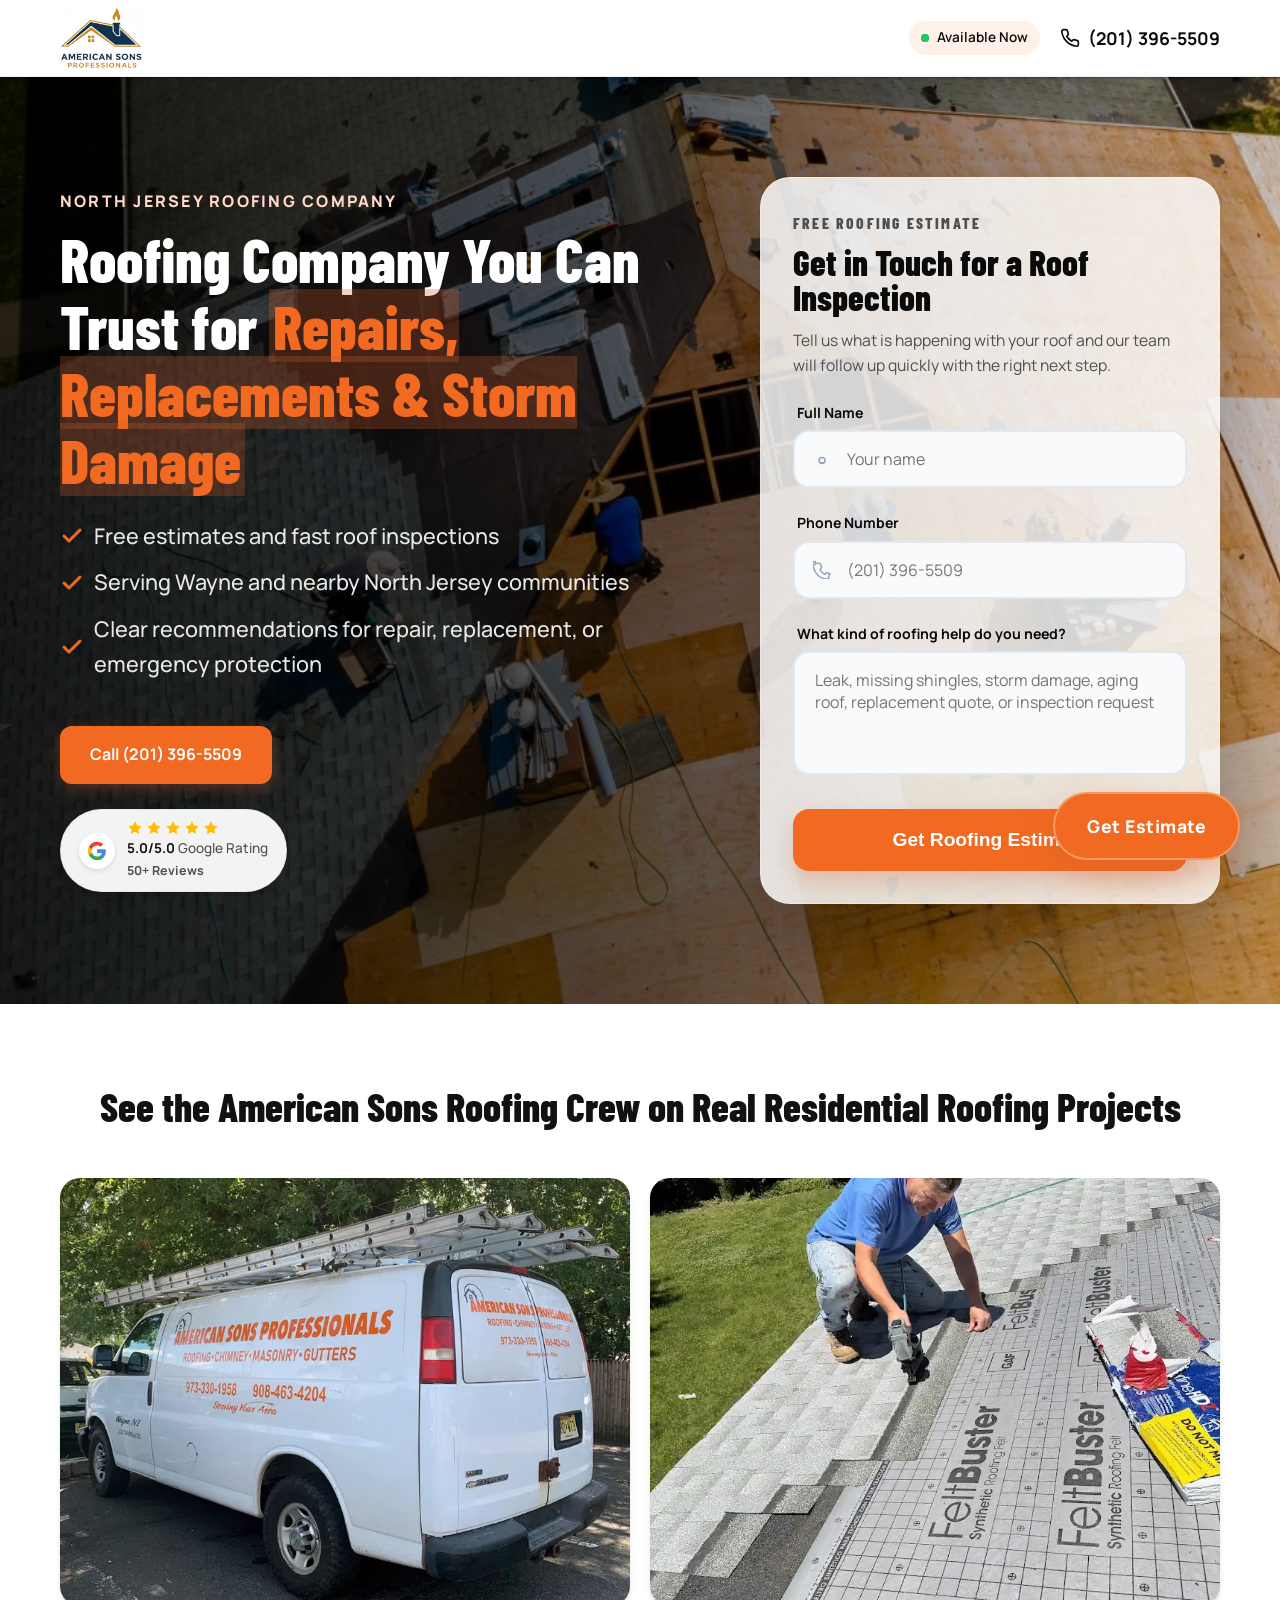
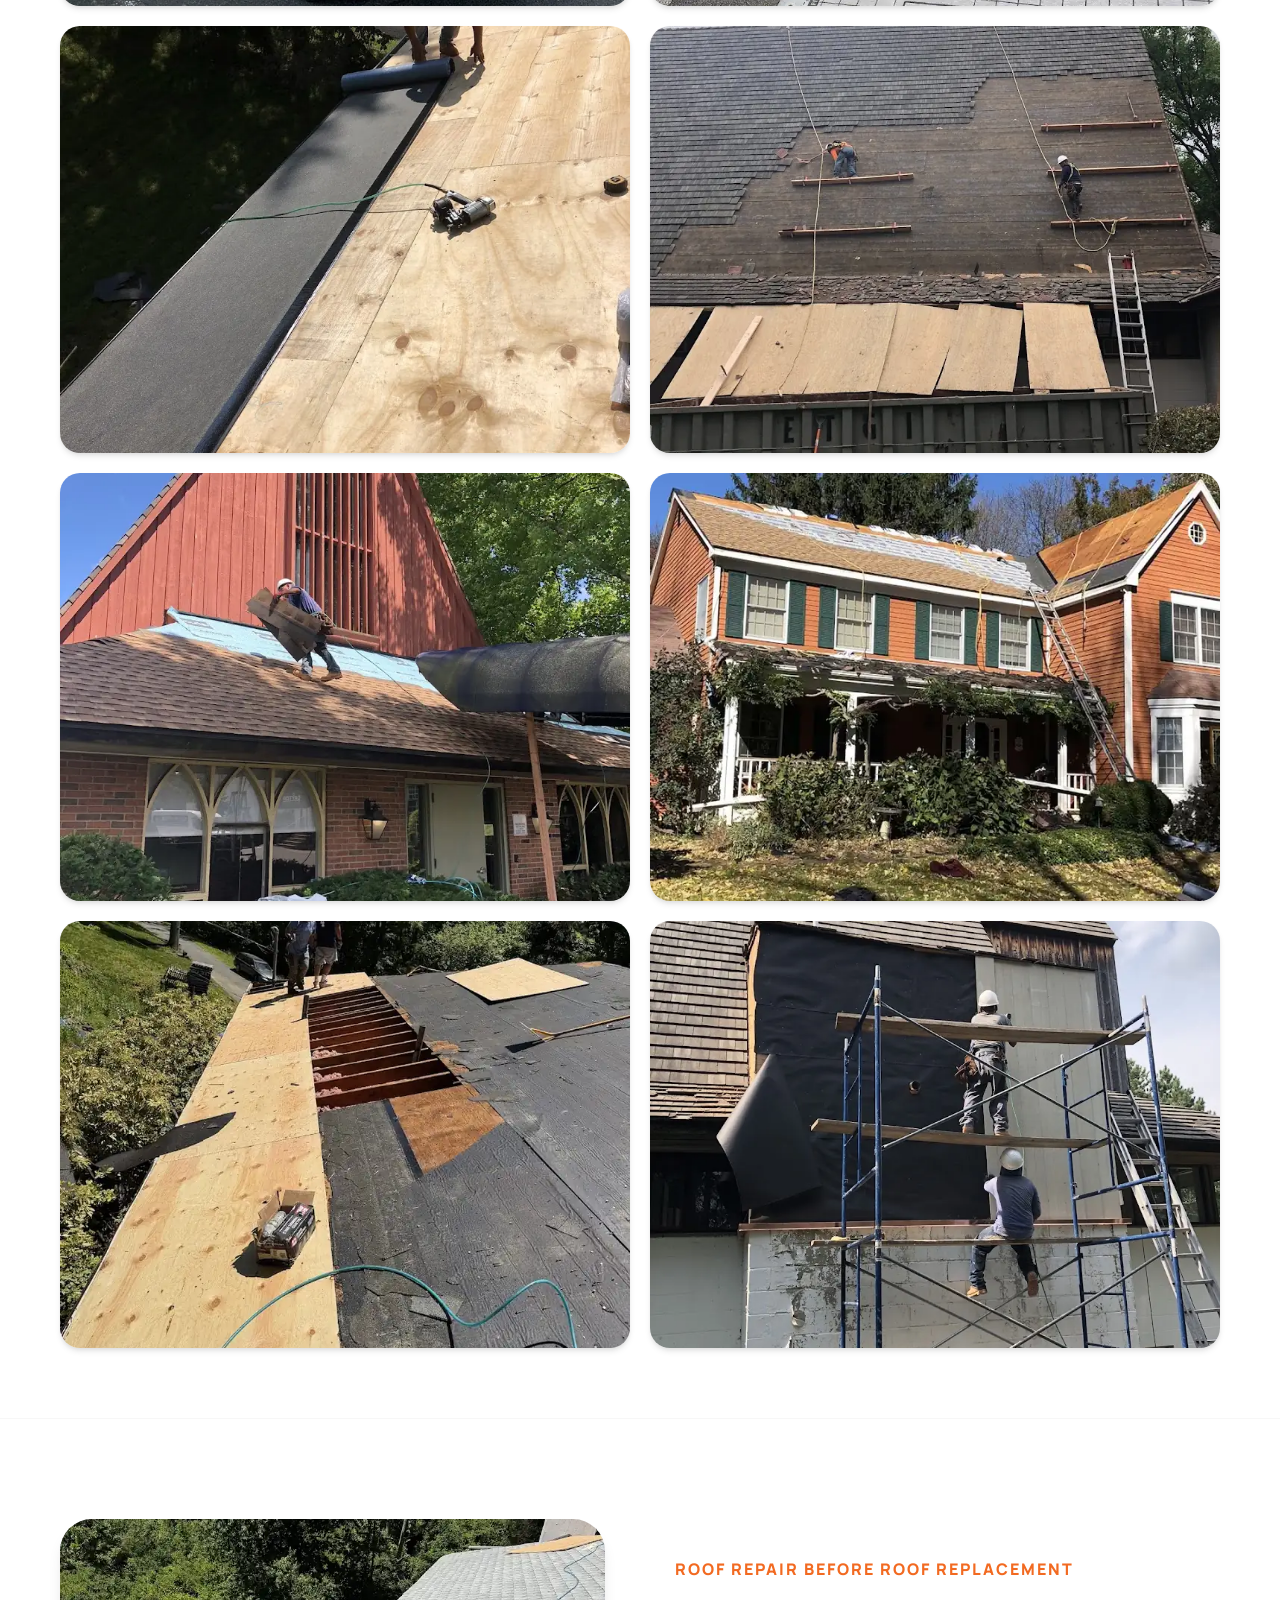
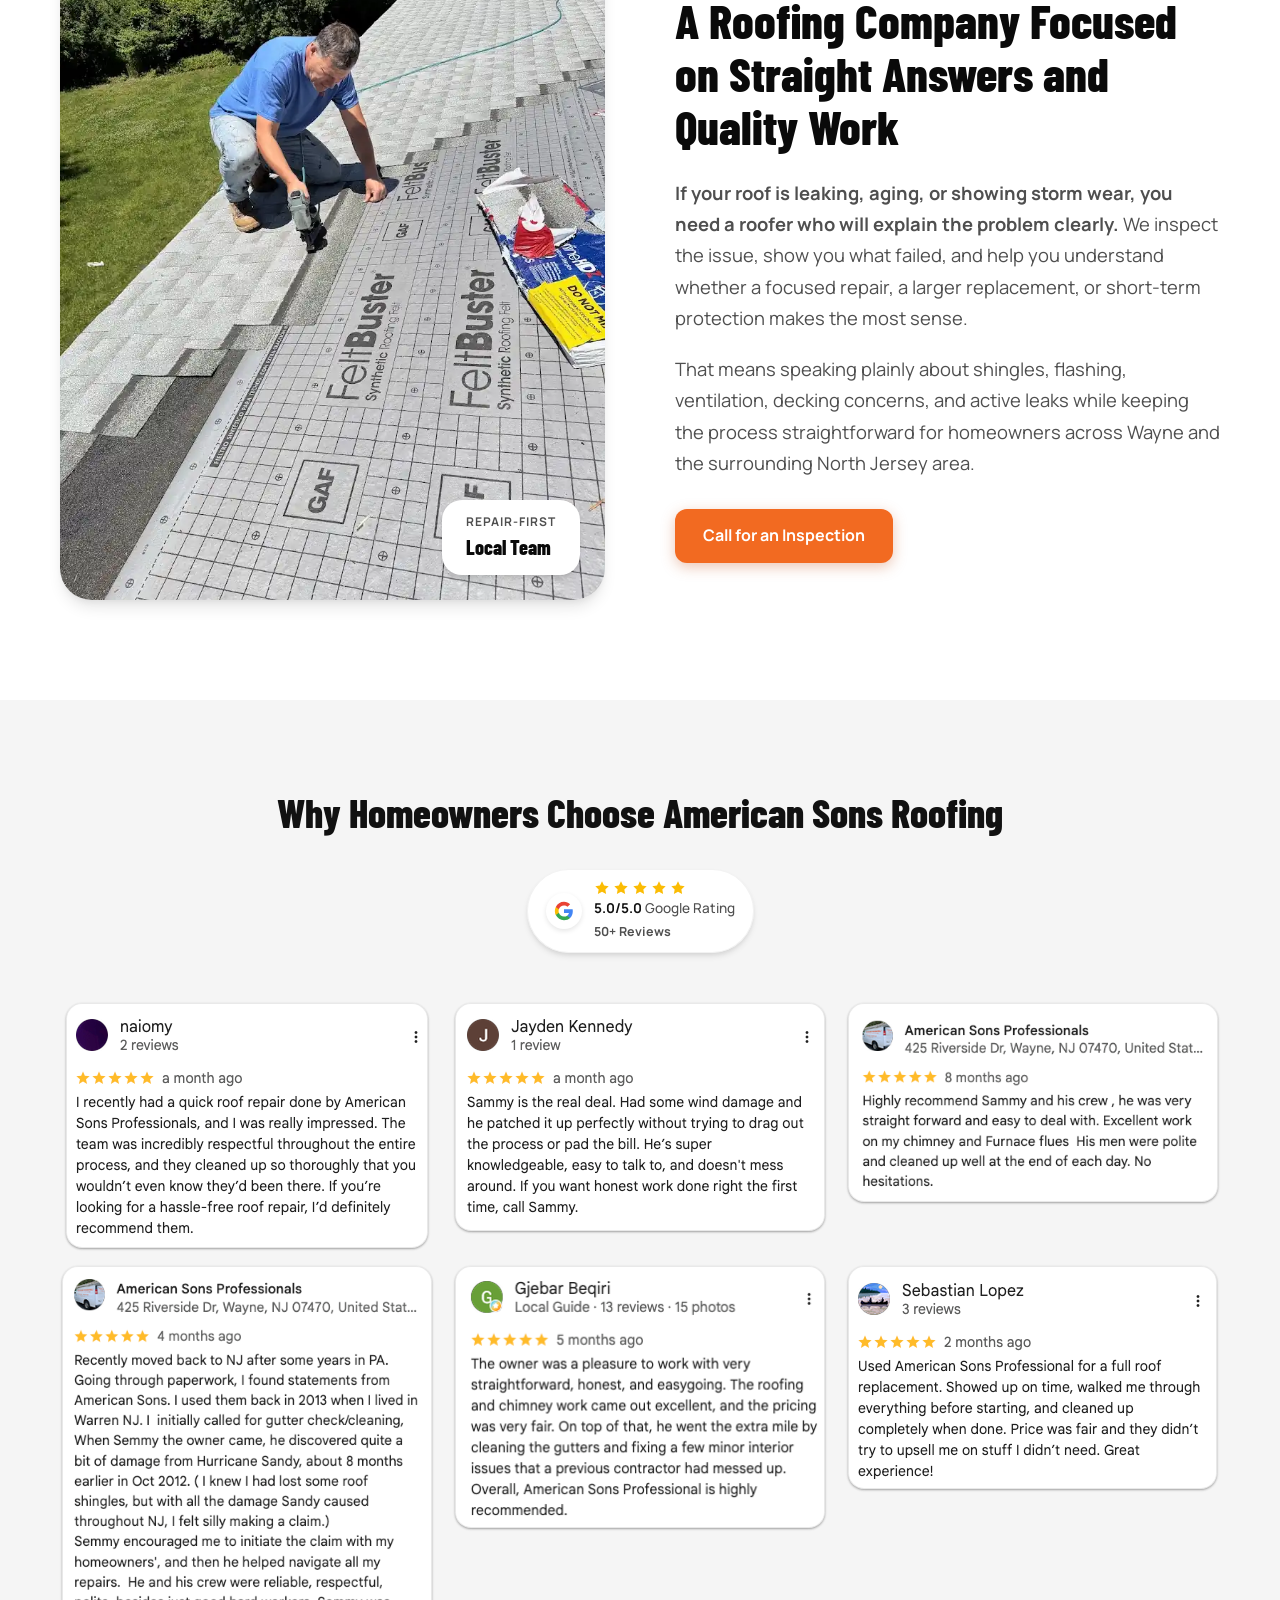
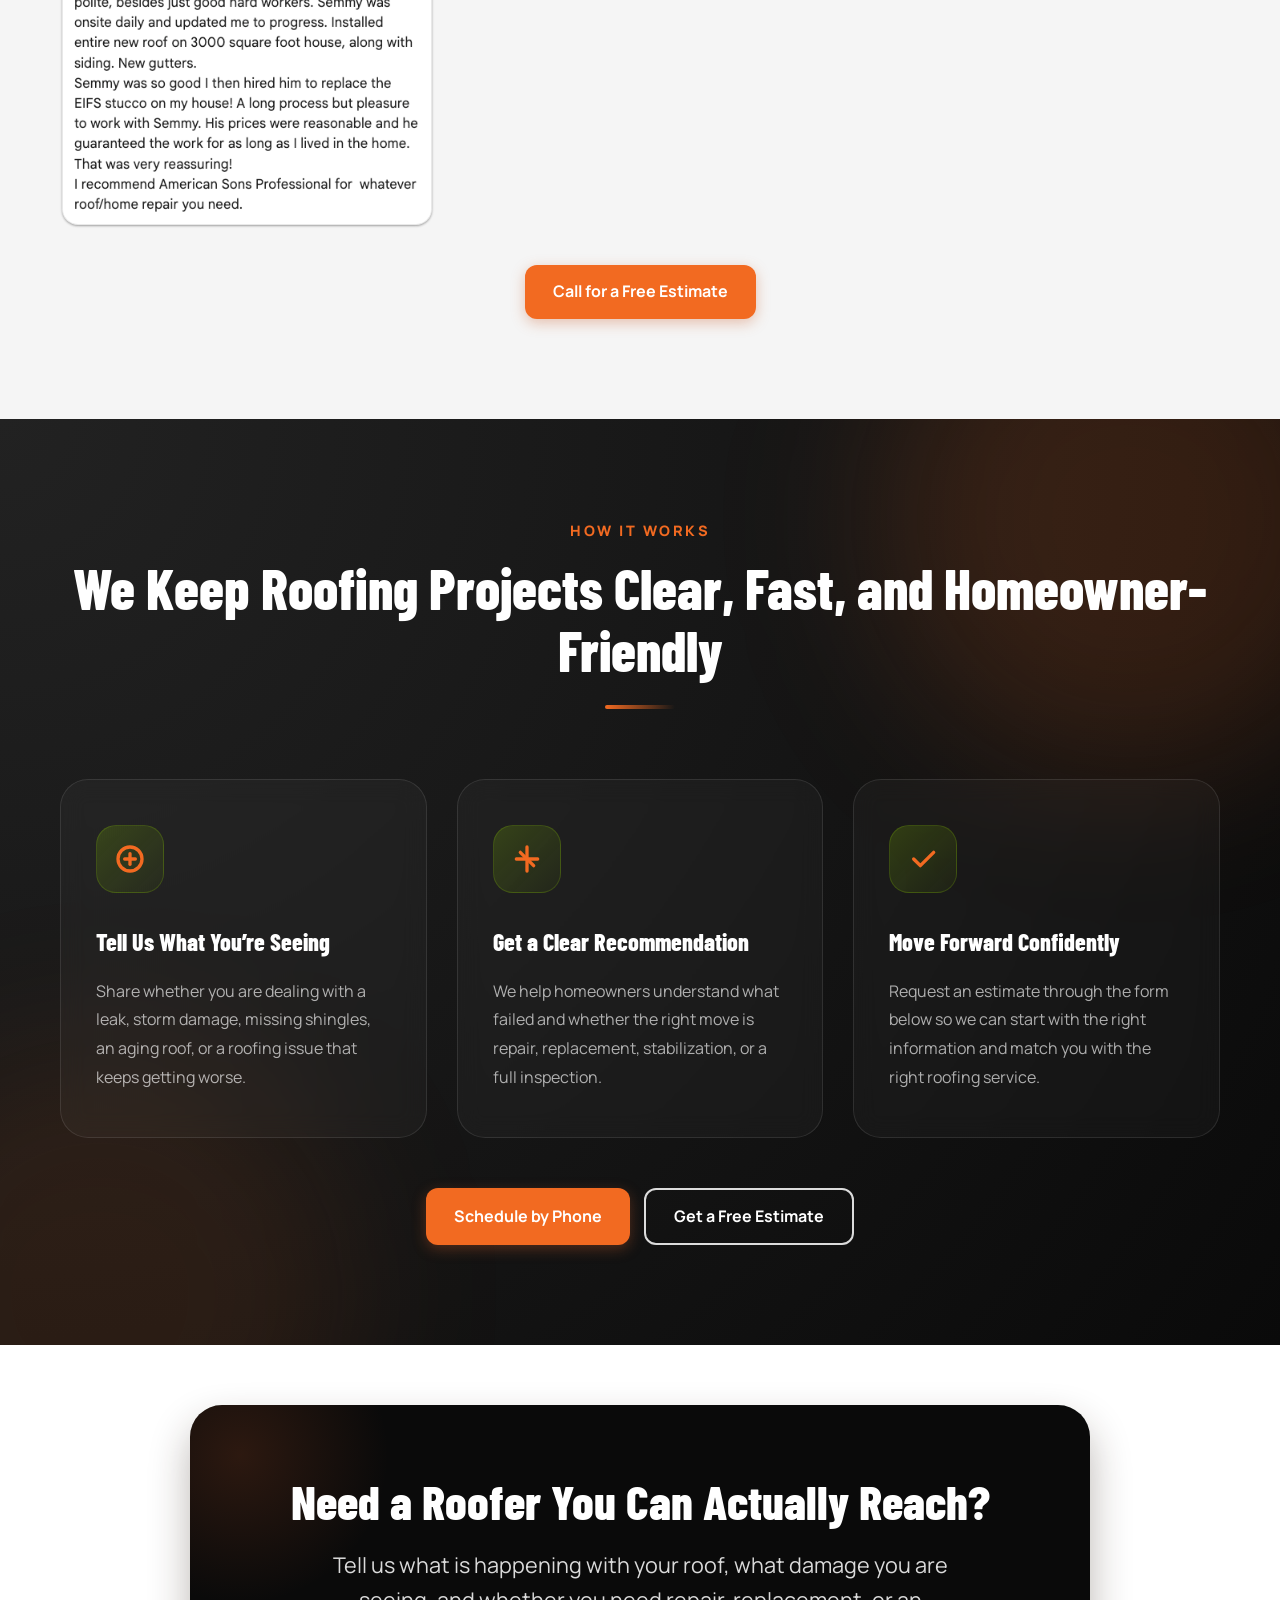
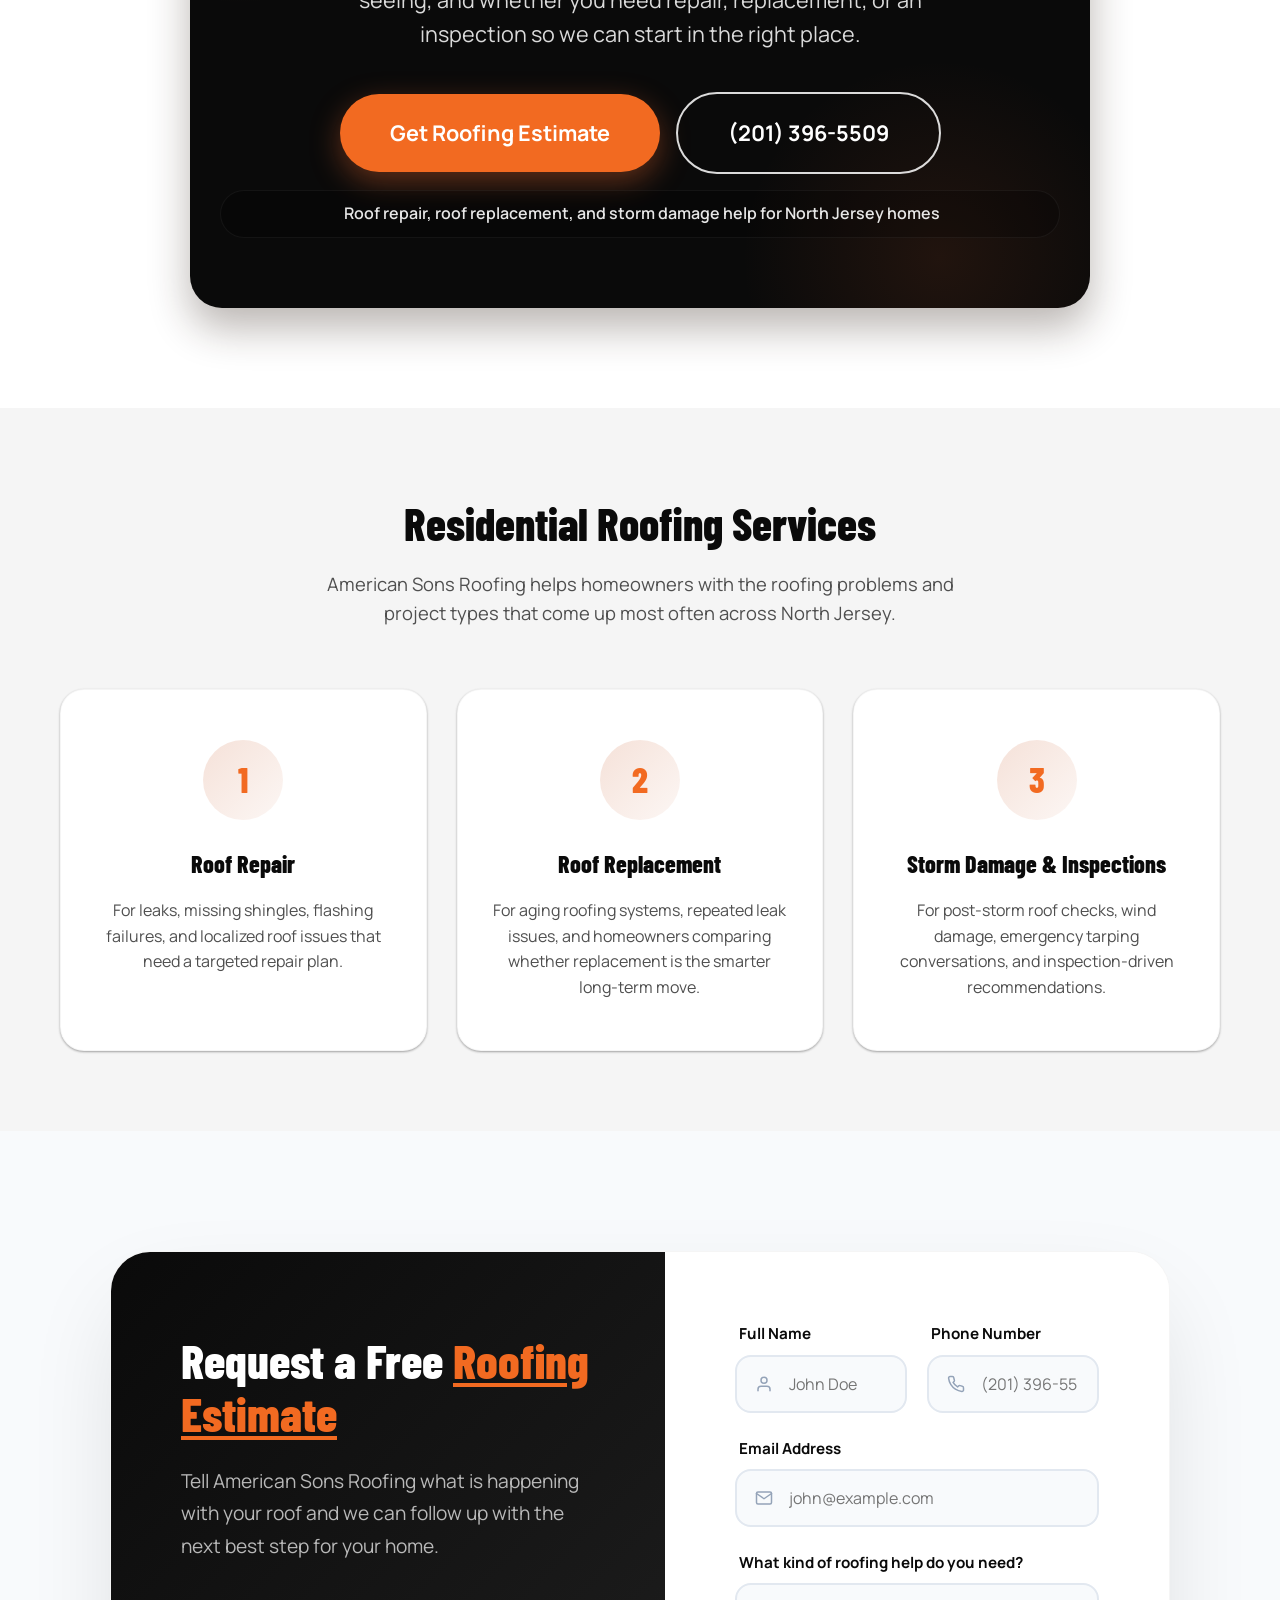
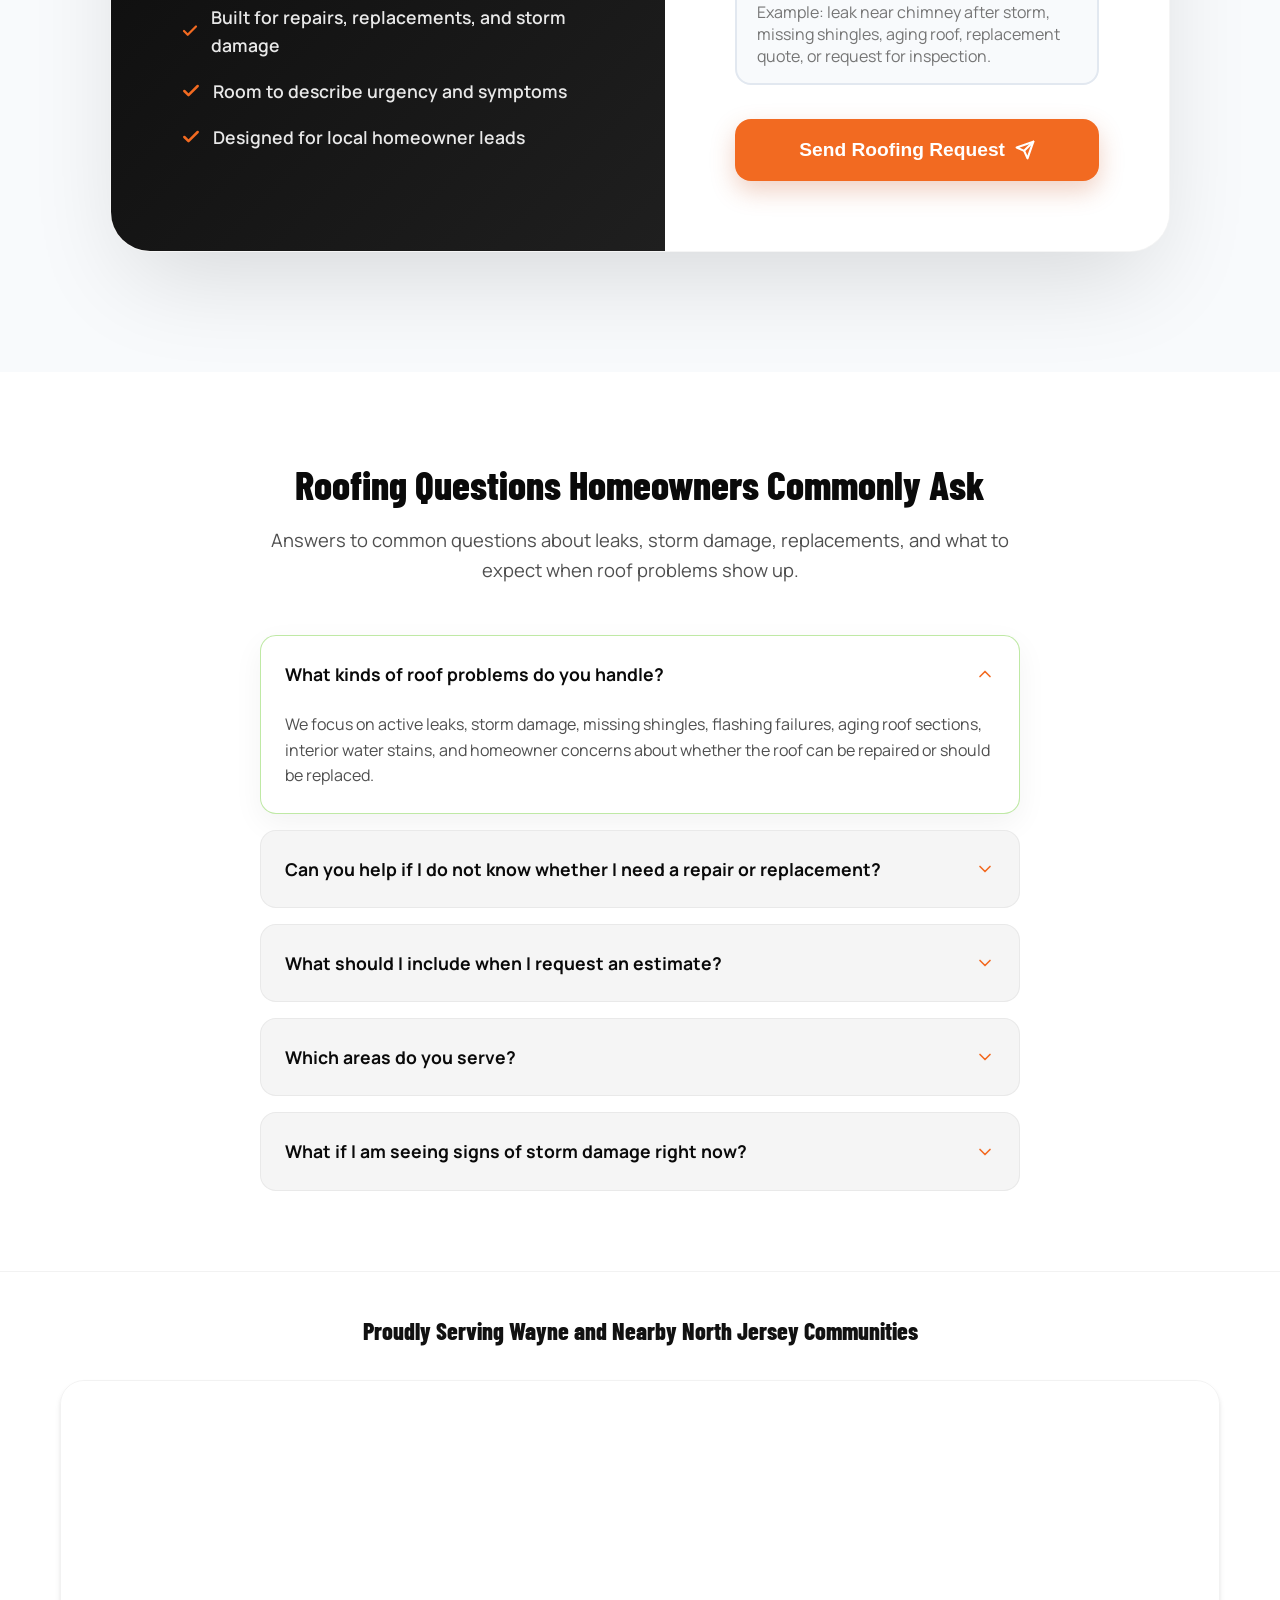
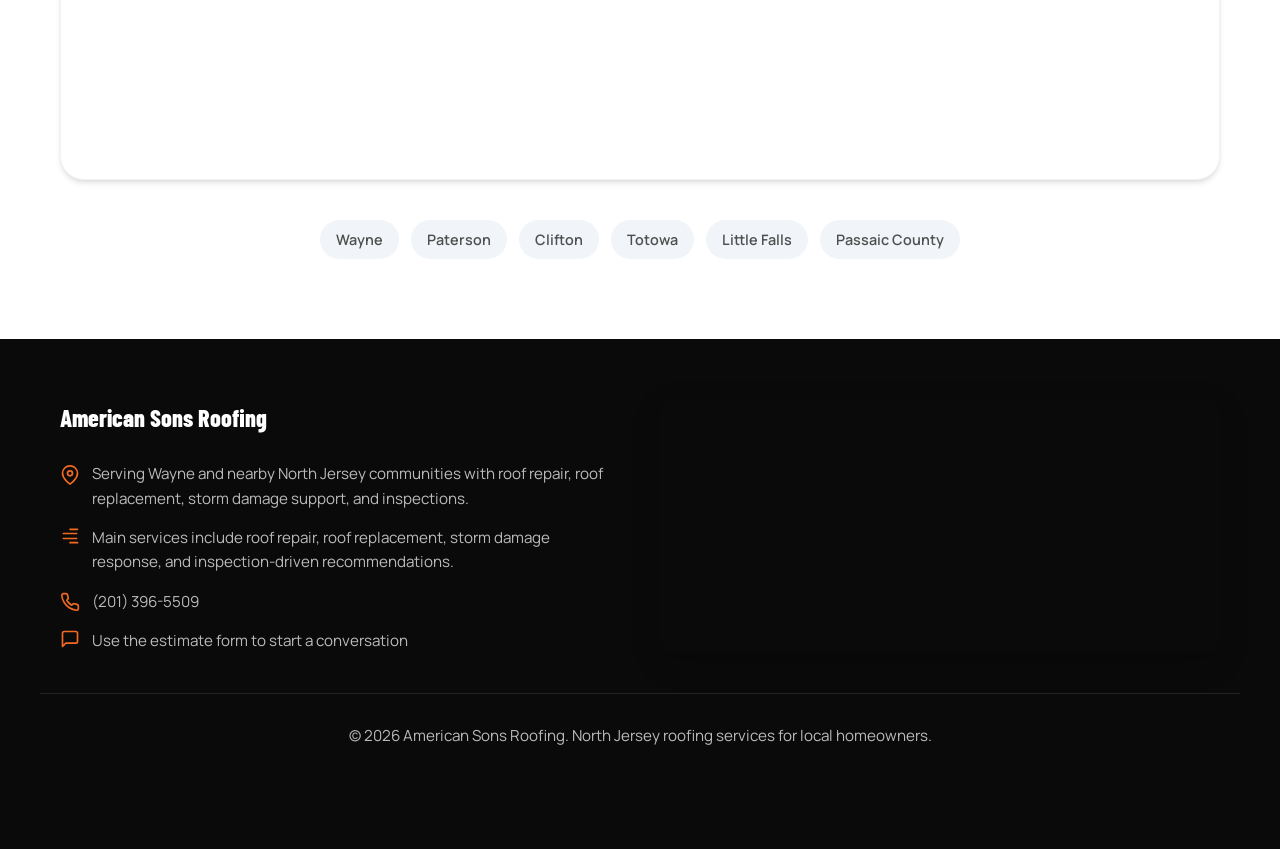
<file: index.html>
<!DOCTYPE html>
<html lang="en">

<head>
    <meta charset="UTF-8">
    <meta name="viewport" content="width=device-width, initial-scale=1.0">
    <!-- Google Tag Manager -->
    <script>(function(w,d,s,l,i){w[l]=w[l]||[];w[l].push({'gtm.start':
    new Date().getTime(),event:'gtm.js'});var f=d.getElementsByTagName(s)[0],
    j=d.createElement(s),dl=l!='dataLayer'?'&l='+l:'';j.async=true;j.src=
    'https://www.googletagmanager.com/gtm.js?id='+i+dl;f.parentNode.insertBefore(j,f);
    })(window,document,'script','dataLayer','GTM-ML44QQBG');</script>
    <!-- End Google Tag Manager -->
    <script>
      window.dataLayer = window.dataLayer || [];
      function gtag(){dataLayer.push(arguments);}
      function gtag_report_conversion(url) {
        var callback = function () {
          if (typeof(url) !== 'undefined') {
            window.location = url;
          }
        };
        gtag('event', 'conversion', {
          'send_to': 'AW-18182614943/FxSvCO7W9tUcEJ_fkt5D',
          'event_callback': callback,
          'event_timeout': 2000
        });
        return false;
      }
      gtag('config', 'AW-18182614943/FxSvCO7W9tUcEJ_fkt5D', {
        'phone_conversion_number': '(201) 396-5509'
      });
    </script>
    <title>Roofing Company in North Jersey | American Sons Roofing</title>
    <meta name="description"
        content="American Sons Roofing is a North Jersey roofing company offering roof repair, roof replacement, storm damage help, inspections, and honest recommendations for local homeowners.">
    <link rel="stylesheet" href="style.css">
    <link rel="preconnect" href="https://fonts.googleapis.com">
    <link rel="preconnect" href="https://fonts.gstatic.com" crossorigin>
    <link
        href="https://fonts.googleapis.com/css2?family=Barlow+Condensed:wght@600;700;800&family=Manrope:wght@400;500;600;700;800&display=swap"
        rel="stylesheet">
    <script type="application/ld+json">
    {
      "@context": "https://schema.org",
      "@type": "RoofingContractor",
      "name": "American Sons Roofing",
      "telephone": "+12013965509",
      "areaServed": [
        {
          "@type": "City",
          "name": "Wayne"
        },
        {
          "@type": "City",
          "name": "Paterson"
        },
        {
          "@type": "City",
          "name": "Clifton"
        },
        {
          "@type": "City",
          "name": "Totowa"
        },
        {
          "@type": "City",
          "name": "Little Falls"
        }
      ],
      "address": {
        "@type": "PostalAddress",
        "addressLocality": "Wayne",
        "addressRegion": "NJ",
        "addressCountry": "US"
      },
      "serviceType": [
        "Roof repair",
        "Roof replacement",
        "Storm damage roof repair",
        "Shingle roofing",
        "Roof inspections"
      ]
    }
    </script>
</head>

<body class="roofing-landing-page">
    <header class="sticky-header">
        <div class="container header-content">
            <div class="logo">
                <img src="americansons-logo.png" alt="American Sons Roofing logo" class="logo-img">
            </div>
            <div class="header-right">
                <div class="status-badge">
                    <span class="pulse-dot"></span>
                    Available Now
                </div>
                <a href="tel:2013965509" onclick="return gtag_report_conversion('tel:2013965509');" class="phone-link">
                    <svg class="phone-icon" viewBox="0 0 24 24" fill="none" stroke="currentColor" stroke-width="2" stroke-linecap="round" stroke-linejoin="round" aria-hidden="true">
                        <path d="M22 16.92v3a2 2 0 0 1-2.18 2 19.79 19.79 0 0 1-8.63-3.07 19.5 19.5 0 0 1-6-6 19.79 19.79 0 0 1-3.07-8.67A2 2 0 0 1 4.11 2h3a2 2 0 0 1 2 1.72 12.84 12.84 0 0 0 .7 2.81 2 2 0 0 1-.45 2.11L8.09 9.91a16 16 0 0 0 6 6l1.27-1.27a2 2 0 0 1 2.11-.45 12.84 12.84 0 0 0 2.81.7A2 2 0 0 1 22 16.92z"></path>
                    </svg>
                    <span>(201) 396-5509</span>
                </a>
            </div>
        </div>
    </header>

    <main>
        <section class="hero-v2">
            <div class="hero-overlay"></div>
            <img src="roofingnewjersey.jpg" alt="American Sons Roofing crew replacing a roof in New Jersey" class="hero-bg-img">
            <div class="container hero-container">
                <div class="hero-content">
                    <p class="eyebrow">North Jersey Roofing Company</p>
                    <h1>Roofing Company You Can Trust for <span class="highlight">Repairs, Replacements &amp; Storm Damage</span></h1>
                    <ul class="hero-subtext" style="list-style: none; padding: 0; text-align: left;">
                        <li style="display: flex; align-items: center; gap: 10px; margin-bottom: 12px; text-align: left;">
                            <svg width="24" height="24" viewBox="0 0 24 24" fill="none" stroke="var(--accent)" stroke-width="3" stroke-linecap="round" stroke-linejoin="round" style="flex-shrink: 0;"><polyline points="20 6 9 17 4 12"></polyline></svg>
                            Free estimates and fast roof inspections
                        </li>
                        <li style="display: flex; align-items: center; gap: 10px; margin-bottom: 12px; text-align: left;">
                            <svg width="24" height="24" viewBox="0 0 24 24" fill="none" stroke="var(--accent)" stroke-width="3" stroke-linecap="round" stroke-linejoin="round" style="flex-shrink: 0;"><polyline points="20 6 9 17 4 12"></polyline></svg>
                            Serving Wayne and nearby North Jersey communities
                        </li>
                        <li style="display: flex; align-items: center; gap: 10px; text-align: left;">
                            <svg width="24" height="24" viewBox="0 0 24 24" fill="none" stroke="var(--accent)" stroke-width="3" stroke-linecap="round" stroke-linejoin="round" style="flex-shrink: 0;"><polyline points="20 6 9 17 4 12"></polyline></svg>
                            Clear recommendations for repair, replacement, or emergency protection
                        </li>
                    </ul>

                    <div class="hero-actions-container">
                        <a href="tel:2013965509" onclick="return gtag_report_conversion('tel:2013965509');" class="btn btn-primary btn-cta-main desktop-only">Get Your Estimate</a>
                        <a href="tel:2013965509" onclick="return gtag_report_conversion('tel:2013965509');" class="btn btn-secondary btn-cta-text desktop-only">Call (201) 396-5509</a>
                        <a href="tel:2013965509" onclick="return gtag_report_conversion('tel:2013965509');" class="btn btn-primary btn-cta-main mobile-only">Call (201) 396-5509</a>
                        <a href="sms:2013965509" class="btn btn-secondary btn-cta-text mobile-only">
                            <svg class="phone-icon" viewBox="0 0 24 24" fill="none" stroke="currentColor"
                                stroke-width="2" stroke-linecap="round" stroke-linejoin="round">
                                <path d="M21 15a2 2 0 0 1-2 2H7l-4 4V5a2 2 0 0 1 2-2h14a2 2 0 0 1 2 2z"></path>
                            </svg>
                            Text Us
                        </a>
                    </div>

                    <div style="margin-top: 8px;">
                        <a href="https://share.google/MnQl6Sqzfr0b3BNDC" target="_blank" rel="noopener noreferrer" style="display: inline-flex; align-items: center; gap: 12px; background: rgba(255, 255, 255, 0.95); padding: 10px 18px; border-radius: 50px; box-shadow: var(--shadow-md); border: 1px solid rgba(0,0,0,0.05); text-decoration: none; transition: transform 0.2s ease;">
                            <div style="width: 36px; height: 36px; background: #fff; border-radius: 50%; box-shadow: 0 2px 5px rgba(0,0,0,0.1); display: flex; align-items: center; justify-content: center; flex-shrink: 0;">
                                <svg width="20" height="20" viewBox="0 0 24 24">
                                  <path fill="#4285F4" d="M22.56 12.25c0-.78-.07-1.53-.2-2.25H12v4.26h5.92c-.26 1.37-1.04 2.53-2.21 3.31v2.77h3.57c2.08-1.92 3.28-4.74 3.28-8.09z"/>
                                  <path fill="#34A853" d="M12 23c2.97 0 5.46-.98 7.28-2.66l-3.57-2.77c-.98.66-2.23 1.06-3.71 1.06-2.86 0-5.29-1.93-6.16-4.53H2.18v2.84C3.99 20.53 7.7 23 12 23z"/>
                                  <path fill="#FBBC05" d="M5.84 14.09c-.22-.66-.35-1.36-.35-2.09s.13-1.43.35-2.09V7.07H2.18C1.43 8.55 1 10.22 1 12s.43 3.45 1.18 4.93l2.85-2.22.81-.62z"/>
                                  <path fill="#EA4335" d="M12 5.38c1.62 0 3.06.56 4.21 1.64l3.15-3.15C17.45 2.09 14.97 1 12 1 7.7 1 3.99 3.47 2.18 7.07l3.66 2.84c.87-2.6 3.3-4.53 6.16-4.53z"/>
                                </svg>
                            </div>
                            <div style="display: flex; flex-direction: column; align-items: flex-start; text-align: left;">
                                <div style="display: flex; gap: 3px; color: #FBBC04;">
                                    <svg width="16" height="16" viewBox="0 0 24 24" fill="currentColor"><path d="M12 2L15.09 8.26L22 9.27L17 14.14L18.18 21.02L12 17.77L5.82 21.02L7 14.14L2 9.27L8.91 8.26L12 2Z"/></svg>
                                    <svg width="16" height="16" viewBox="0 0 24 24" fill="currentColor"><path d="M12 2L15.09 8.26L22 9.27L17 14.14L18.18 21.02L12 17.77L5.82 21.02L7 14.14L2 9.27L8.91 8.26L12 2Z"/></svg>
                                    <svg width="16" height="16" viewBox="0 0 24 24" fill="currentColor"><path d="M12 2L15.09 8.26L22 9.27L17 14.14L18.18 21.02L12 17.77L5.82 21.02L7 14.14L2 9.27L8.91 8.26L12 2Z"/></svg>
                                    <svg width="16" height="16" viewBox="0 0 24 24" fill="currentColor"><path d="M12 2L15.09 8.26L22 9.27L17 14.14L18.18 21.02L12 17.77L5.82 21.02L7 14.14L2 9.27L8.91 8.26L12 2Z"/></svg>
                                    <svg width="16" height="16" viewBox="0 0 24 24" fill="currentColor"><path d="M12 2L15.09 8.26L22 9.27L17 14.14L18.18 21.02L12 17.77L5.82 21.02L7 14.14L2 9.27L8.91 8.26L12 2Z"/></svg>
                                </div>
                                <span style="font-size: 0.85rem; font-weight: 700; color: var(--text-main); margin-top: 2px;">5.0/5.0 <span style="font-weight: 500; color: var(--text-light);">Google Rating</span></span>
                                <span style="font-size: 0.78rem; font-weight: 700; color: var(--text-light); margin-top: 2px;">50+ Reviews</span>
                            </div>
                        </a>
                    </div>

                    <div class="hero-availability-widget desktop-only" style="margin-top: 16px;">
                        <div style="display: inline-flex; align-items: center; gap: 10px; background: rgba(255, 255, 255, 0.96); padding: 10px 20px; border-radius: 50px; box-shadow: var(--shadow-sm); border: 1px solid rgba(0,0,0,0.05);">
                            <span class="pulse-dot" style="width: 10px; height: 10px;"></span>
                            <span style="font-size: 0.95rem; font-weight: 700; color: var(--text-main);">Same-day roof evaluations and free estimates for North Jersey homeowners</span>
                        </div>
                    </div>
                </div>
                <div class="hero-form-card desktop-only">
                    <div class="hero-form-shell">
                        <div class="hero-form-top">
                            <p class="hero-form-eyebrow">Free Roofing Estimate</p>
                            <h2>Get in Touch for a Roof Inspection</h2>
                            <p>Tell us what is happening with your roof and our team will follow up quickly with the right next step.</p>
                        </div>
                        <form data-lead-form data-netlify="true" name="roofing-homepage-quote" class="premium-form hero-form">
                            <input type="hidden" name="form-name" value="roofing-homepage-quote">
                            <div class="input-field">
                                <label for="hero-name">Full Name</label>
                                <div class="input-wrapper">
                                    <input type="text" id="hero-name" name="name" placeholder="Your name" required>
                                    <svg class="input-icon" width="18" height="18" fill="none" stroke="currentColor" viewBox="0 0 24 24">
                                        <path stroke-linecap="round" stroke-linejoin="round" stroke-width="2" d="M16 14a4 4 0 1 0-8 0m8 0a4 4 0 1 1-8 0m8 0v1a2 2 0 0 1-2 2H10a2 2 0 0 1-2-2v-1"></path>
                                    </svg>
                                </div>
                            </div>
                            <div class="input-field">
                                <label for="hero-phone">Phone Number</label>
                                <div class="input-wrapper">
                                    <input type="tel" id="hero-phone" name="phone" placeholder="(201) 396-5509" required>
                                    <svg class="input-icon" width="18" height="18" fill="none" stroke="currentColor" viewBox="0 0 24 24">
                                        <path stroke-linecap="round" stroke-linejoin="round" stroke-width="2" d="M3 5a2 2 0 0 1 2-2h3.28a2 2 0 0 1 1.9 1.37l1.1 3.31a2 2 0 0 1-.45 2.05l-1.6 1.6a16 16 0 0 0 6.51 6.51l1.6-1.6a2 2 0 0 1 2.05-.45l3.31 1.1A2 2 0 0 1 21 18.72V22a2 2 0 0 1-2 2h-1C9.16 24 0 14.84 0 3V2a2 2 0 0 1 2-2h1z"></path>
                                    </svg>
                                </div>
                            </div>
                            <div class="input-field">
                                <label for="hero-needs">What kind of roofing help do you need?</label>
                                <textarea id="hero-needs" name="needs" rows="4" placeholder="Leak, missing shingles, storm damage, aging roof, replacement quote, or inspection request" required></textarea>
                            </div>
                            <button type="submit" class="btn btn-primary submit-btn-v2 hero-submit-btn">Get Roofing Estimate</button>
                        </form>
                    </div>
                </div>
            </div>
        </section>

        <section class="team-gallery" style="background: var(--white); padding: 70px 0;">
            <div class="container">
                <div class="section-header" style="margin-bottom: 40px;">
                    <h2 class="team-gallery-title">See the American Sons Roofing Crew on Real Residential Roofing Projects</h2>
                </div>
                <div class="team-grid">
                    <div class="team-item">
                        <img src="americansons-gallery-1.webp" alt="American Sons Roofing work van in Wayne NJ" style="position: absolute; top: 0; left: 0; width: 100%; height: 100%; object-fit: cover;">
                    </div>
                    <div class="team-item">
                        <img src="americansons-gallery-2.webp" alt="American Sons Roofing crew installing shingles" style="position: absolute; top: 0; left: 0; width: 100%; height: 100%; object-fit: cover;">
                    </div>
                    <div class="team-item">
                        <img src="americansons-gallery-3.webp" alt="American Sons Roofing crew preparing roof underlayment" style="position: absolute; top: 0; left: 0; width: 100%; height: 100%; object-fit: cover;">
                    </div>
                    <div class="team-item">
                        <img src="americansons-gallery-4.webp" alt="American Sons Roofing residential roof project in progress" style="position: absolute; top: 0; left: 0; width: 100%; height: 100%; object-fit: cover;">
                    </div>
                    <div class="team-item">
                        <img src="americansons-gallery-5.webp" alt="American Sons Roofing crew working on a steep roof" style="position: absolute; top: 0; left: 0; width: 100%; height: 100%; object-fit: cover;">
                    </div>
                    <div class="team-item">
                        <img src="americansons-gallery-6.webp" alt="American Sons Roofing roof replacement project on an orange home" style="position: absolute; top: 0; left: 0; width: 100%; height: 100%; object-fit: cover;">
                    </div>
                    <div class="team-item">
                        <img src="americansons-gallery-7.webp" alt="American Sons Roofing crew replacing roof decking" style="position: absolute; top: 0; left: 0; width: 100%; height: 100%; object-fit: cover;">
                    </div>
                    <div class="team-item">
                        <img src="americansons-gallery-8.webp" alt="American Sons Roofing crew working on exterior siding and roof repairs" style="position: absolute; top: 0; left: 0; width: 100%; height: 100%; object-fit: cover;">
                    </div>
                </div>
            </div>
        </section>

        <section class="owner-intro">
            <div class="container split-50">
                <div class="owner-image-box">
                    <img src="americansons-gallery-2.webp" alt="American Sons Roofing crew member installing shingles" class="owner-img">
                    <div class="owner-badge">
                        <span class="badge-title">Repair-First</span>
                        <span class="badge-name">Local Team</span>
                    </div>
                </div>
                <div class="owner-text-box">
                    <p class="owner-subtitle">Roof Repair Before Roof Replacement</p>
                    <h2 class="owner-title">A Roofing Company Focused on Straight Answers and Quality Work</h2>
                    <div class="owner-blurb">
                        <p><strong>If your roof is leaking, aging, or showing storm wear, you need a roofer who will explain the problem clearly.</strong> We inspect the issue, show you what failed, and help you understand whether a focused repair, a larger replacement, or short-term protection makes the most sense.</p>
                        <p>That means speaking plainly about shingles, flashing, ventilation, decking concerns, and active leaks while keeping the process straightforward for homeowners across Wayne and the surrounding North Jersey area.</p>
                    </div>
                    <div class="owner-cta">
                        <a href="tel:2013965509" onclick="return gtag_report_conversion('tel:2013965509');" class="btn btn-primary btn-call-icon">
                            <svg class="phone-icon" viewBox="0 0 24 24" fill="none" stroke="currentColor" stroke-width="2" stroke-linecap="round" stroke-linejoin="round" aria-hidden="true"><path d="M22 16.92v3a2 2 0 0 1-2.18 2 19.79 19.79 0 0 1-8.63-3.07 19.5 19.5 0 0 1-6-6 19.79 19.79 0 0 1-3.07-8.67A2 2 0 0 1 4.11 2h3a2 2 0 0 1 2 1.72 12.84 12.84 0 0 0 .7 2.81 2 2 0 0 1-.45 2.11L8.09 9.91a16 16 0 0 0 6 6l1.27-1.27a2 2 0 0 1 2.11-.45 12.84 12.84 0 0 0 2.81.7A2 2 0 0 1 22 16.92z"></path></svg>
                            Call for an Inspection
                        </a>
                    </div>
                </div>
            </div>
        </section>

        <section id="reviews" class="reviews">
            <div class="container">
                <div class="section-header" style="display: flex; flex-direction: column; align-items: center;">
                    <h2>Why Homeowners Choose American Sons Roofing</h2>
                    <a href="https://share.google/MnQl6Sqzfr0b3BNDC" target="_blank" rel="noopener noreferrer" style="display: inline-flex; align-items: center; gap: 12px; background: rgba(255, 255, 255, 0.95); padding: 10px 18px; border-radius: 50px; box-shadow: var(--shadow-md); border: 1px solid rgba(0,0,0,0.05); margin-top: 15px; text-decoration: none;">
                        <div style="width: 36px; height: 36px; background: #fff; border-radius: 50%; box-shadow: 0 2px 5px rgba(0,0,0,0.1); display: flex; align-items: center; justify-content: center; flex-shrink: 0;">
                            <svg width="20" height="20" viewBox="0 0 24 24">
                              <path fill="#4285F4" d="M22.56 12.25c0-.78-.07-1.53-.2-2.25H12v4.26h5.92c-.26 1.37-1.04 2.53-2.21 3.31v2.77h3.57c2.08-1.92 3.28-4.74 3.28-8.09z"/>
                              <path fill="#34A853" d="M12 23c2.97 0 5.46-.98 7.28-2.66l-3.57-2.77c-.98.66-2.23 1.06-3.71 1.06-2.86 0-5.29-1.93-6.16-4.53H2.18v2.84C3.99 20.53 7.7 23 12 23z"/>
                              <path fill="#FBBC05" d="M5.84 14.09c-.22-.66-.35-1.36-.35-2.09s.13-1.43.35-2.09V7.07H2.18C1.43 8.55 1 10.22 1 12s.43 3.45 1.18 4.93l2.85-2.22.81-.62z"/>
                              <path fill="#EA4335" d="M12 5.38c1.62 0 3.06.56 4.21 1.64l3.15-3.15C17.45 2.09 14.97 1 12 1 7.7 1 3.99 3.47 2.18 7.07l3.66 2.84c.87-2.6 3.3-4.53 6.16-4.53z"/>
                            </svg>
                        </div>
                        <div style="display: flex; flex-direction: column; align-items: flex-start; text-align: left;">
                            <div style="display: flex; gap: 3px; color: #FBBC04;">
                                <svg width="16" height="16" viewBox="0 0 24 24" fill="currentColor"><path d="M12 2L15.09 8.26L22 9.27L17 14.14L18.18 21.02L12 17.77L5.82 21.02L7 14.14L2 9.27L8.91 8.26L12 2Z"/></svg>
                                <svg width="16" height="16" viewBox="0 0 24 24" fill="currentColor"><path d="M12 2L15.09 8.26L22 9.27L17 14.14L18.18 21.02L12 17.77L5.82 21.02L7 14.14L2 9.27L8.91 8.26L12 2Z"/></svg>
                                <svg width="16" height="16" viewBox="0 0 24 24" fill="currentColor"><path d="M12 2L15.09 8.26L22 9.27L17 14.14L18.18 21.02L12 17.77L5.82 21.02L7 14.14L2 9.27L8.91 8.26L12 2Z"/></svg>
                                <svg width="16" height="16" viewBox="0 0 24 24" fill="currentColor"><path d="M12 2L15.09 8.26L22 9.27L17 14.14L18.18 21.02L12 17.77L5.82 21.02L7 14.14L2 9.27L8.91 8.26L12 2Z"/></svg>
                                <svg width="16" height="16" viewBox="0 0 24 24" fill="currentColor"><path d="M12 2L15.09 8.26L22 9.27L17 14.14L18.18 21.02L12 17.77L5.82 21.02L7 14.14L2 9.27L8.91 8.26L12 2Z"/></svg>
                            </div>
                            <span style="font-size: 0.85rem; font-weight: 700; color: var(--text-main); margin-top: 2px;">5.0/5.0 <span style="font-weight: 500; color: var(--text-light);">Google Rating</span></span>
                            <span style="font-size: 0.78rem; font-weight: 700; color: var(--text-light); margin-top: 2px;">50+ Reviews</span>
                        </div>
                    </a>
                </div>

                <div class="reviews-grid-v2">
                    <a href="https://share.google/MnQl6Sqzfr0b3BNDC" target="_blank" rel="noopener noreferrer">
                        <img src="review-americansons-1.png" alt="American Sons Roofing Google Review from Naiomy" class="review-img-v2">
                    </a>
                    <a href="https://share.google/MnQl6Sqzfr0b3BNDC" target="_blank" rel="noopener noreferrer">
                        <img src="review-americansons-2.png" alt="American Sons Roofing Google Review from Jayden Kennedy" class="review-img-v2">
                    </a>
                    <a href="https://share.google/MnQl6Sqzfr0b3BNDC" target="_blank" rel="noopener noreferrer">
                        <img src="review-americansons-3.png" alt="American Sons Roofing Google Review from Dardan Beqiri" class="review-img-v2">
                    </a>
                    <a href="https://share.google/MnQl6Sqzfr0b3BNDC" target="_blank" rel="noopener noreferrer">
                        <img src="review-americansons-4.png" alt="American Sons Roofing Google Review from Ilir Shakiri" class="review-img-v2">
                    </a>
                    <a href="https://share.google/MnQl6Sqzfr0b3BNDC" target="_blank" rel="noopener noreferrer">
                        <img src="review-americansons-5.png" alt="American Sons Roofing Google Review from Gjebar Beqiri" class="review-img-v2">
                    </a>
                    <a href="https://share.google/MnQl6Sqzfr0b3BNDC" target="_blank" rel="noopener noreferrer">
                        <img src="review-americansons-6.png" alt="American Sons Roofing Google Review from Sebastian Lopez" class="review-img-v2">
                    </a>
                </div>

                <div style="display: flex; flex-wrap: wrap; justify-content: center; gap: 14px; margin-top: 40px; margin-bottom: 20px;">
                    <a href="tel:2013965509" onclick="return gtag_report_conversion('tel:2013965509');" class="btn btn-primary btn-call-icon" id="reviews-call-btn">
                        <svg class="phone-icon" viewBox="0 0 24 24" fill="none" stroke="currentColor" stroke-width="2" stroke-linecap="round" stroke-linejoin="round" aria-hidden="true"><path d="M22 16.92v3a2 2 0 0 1-2.18 2 19.79 19.79 0 0 1-8.63-3.07 19.5 19.5 0 0 1-6-6 19.79 19.79 0 0 1-3.07-8.67A2 2 0 0 1 4.11 2h3a2 2 0 0 1 2 1.72 12.84 12.84 0 0 0 .7 2.81 2 2 0 0 1-.45 2.11L8.09 9.91a16 16 0 0 0 6 6l1.27-1.27a2 2 0 0 1 2.11-.45 12.84 12.84 0 0 0 2.81.7A2 2 0 0 1 22 16.92z"></path></svg>
                        Call for a Free Estimate
                    </a>
                    <a href="#services" class="btn btn-secondary desktop-only" id="reviews-text-btn" style="border-color: var(--primary); color: var(--primary);">Explore Services</a>
                </div>
            </div>
        </section>

        <section class="why-pick-v3">
            <div class="blob-1"></div>
            <div class="blob-2"></div>

            <div class="container" style="position: relative; z-index: 2;">
                <div class="section-header-v3">
                    <p class="subtitle-v3">How It Works</p>
                    <h2 class="title-v3">We Keep Roofing Projects Clear, Fast, and Homeowner-Friendly</h2>
                    <div class="divider-v3"></div>
                </div>

                <div class="feature-grid-v3">
                    <div class="feature-card-v3 reveal">
                        <div class="icon-box-v3">
                            <svg width="32" height="32" viewBox="0 0 24 24" fill="none" stroke="var(--accent)" stroke-width="2.5" stroke-linecap="round" stroke-linejoin="round">
                                <path d="M8 12h8"></path><path d="M12 8v8"></path><circle cx="12" cy="12" r="9"></circle>
                            </svg>
                        </div>
                        <h3 class="card-title-v3">Tell Us What You’re Seeing</h3>
                        <p class="card-text-v3">Share whether you are dealing with a leak, storm damage, missing shingles, an aging roof, or a roofing issue that keeps getting worse.</p>
                        <div class="card-glow-v3"></div>
                    </div>

                    <div class="feature-card-v3 reveal" style="transition-delay: 0.1s;">
                        <div class="icon-box-v3">
                            <svg width="32" height="32" viewBox="0 0 24 24" fill="none" stroke="var(--accent)" stroke-width="2.5" stroke-linecap="round" stroke-linejoin="round">
                                <path d="M12 3v18"></path><path d="M4 12h16"></path><path d="M7 7l10 10"></path>
                            </svg>
                        </div>
                        <h3 class="card-title-v3">Get a Clear Recommendation</h3>
                        <p class="card-text-v3">We help homeowners understand what failed and whether the right move is repair, replacement, stabilization, or a full inspection.</p>
                        <div class="card-glow-v3"></div>
                    </div>

                    <div class="feature-card-v3 reveal" style="transition-delay: 0.2s;">
                        <div class="icon-box-v3">
                            <svg width="32" height="32" viewBox="0 0 24 24" fill="none" stroke="var(--accent)" stroke-width="2.5" stroke-linecap="round" stroke-linejoin="round">
                                <path d="M5 12l5 5L20 7"></path>
                            </svg>
                        </div>
                        <h3 class="card-title-v3">Move Forward Confidently</h3>
                        <p class="card-text-v3">Request an estimate through the form below so we can start with the right information and match you with the right roofing service.</p>
                        <div class="card-glow-v3"></div>
                    </div>
                </div>

                <div style="display: flex; flex-wrap: wrap; justify-content: center; gap: 14px; margin-top: 50px;">
                    <a href="tel:2013965509" onclick="return gtag_report_conversion('tel:2013965509');" class="btn btn-primary" id="why-pick-call-btn">Schedule by Phone</a>
                    <a href="#quote-form" class="btn btn-secondary" id="why-pick-text-btn">Get a Free Estimate</a>
                </div>
            </div>
        </section>

        <section class="final-cta" style="padding: 60px 20px 100px;">
            <div class="container" style="background: var(--primary); border-radius: 32px; padding: 70px 30px; text-align: center; box-shadow: 0 20px 40px rgba(43, 28, 20, 0.32); position: relative; overflow: hidden; max-width: 900px; margin: 0 auto;">
                <div style="position: absolute; top: -100px; left: -100px; width: 300px; height: 300px; background: radial-gradient(circle, rgba(201, 91, 43, 0.18) 0%, transparent 70%); border-radius: 50%; pointer-events: none;"></div>
                <div style="position: absolute; bottom: -150px; right: -50px; width: 400px; height: 400px; background: radial-gradient(circle, rgba(201, 91, 43, 0.12) 0%, transparent 70%); border-radius: 50%; pointer-events: none;"></div>

                <h2 class="final-cta-title" style="color: var(--white); position: relative; z-index: 2; line-height: 1.1;">Need a Roofer You Can Actually Reach?</h2>
                <p style="color: rgba(255, 255, 255, 0.85); position: relative; z-index: 2; max-width: 650px; margin: 0 auto 40px auto; font-size: 1.35rem;">Tell us what is happening with your roof, what damage you are seeing, and whether you need repair, replacement, or an inspection so we can start in the right place.</p>

                <div style="position: relative; z-index: 2; display: flex; flex-wrap: wrap; align-items: center; justify-content: center; gap: 16px;">
                    <a href="#quote-form" class="btn btn-primary btn-large desktop-only" id="final-call-btn" style="padding: 22px 50px; border-radius: 50px; display: inline-flex; align-items: center; gap: 16px; box-shadow: 0 10px 30px rgba(201, 91, 43, 0.45); font-size: 1.35rem;">
                        Get Roofing Estimate
                    </a>
                    <a href="tel:2013965509" onclick="return gtag_report_conversion('tel:2013965509');" class="btn btn-secondary desktop-only" id="final-text-btn" style="padding: 22px 50px; border-radius: 50px; display: inline-flex; align-items: center; gap: 16px; font-size: 1.35rem;">
                        (201) 396-5509
                    </a>
                    <a href="tel:2013965509" onclick="return gtag_report_conversion('tel:2013965509');" class="btn btn-primary btn-large mobile-only" id="final-call-btn-mobile" style="padding: 22px 50px; border-radius: 50px; display: inline-flex; align-items: center; gap: 16px; box-shadow: 0 10px 30px rgba(201, 91, 43, 0.45); font-size: 1.35rem;">
                        Call (201) 396-5509
                    </a>

                    <div class="final-availability desktop-only" style="width: 100%; display: flex; align-items: center; gap: 10px; justify-content: center; background: rgba(0, 0, 0, 0.22); padding: 10px 20px; border-radius: 50px; border: 1px solid rgba(255,255,255,0.05);">
                        <span class="pulse-dot" style="width: 10px; height: 10px; margin-right: 4px;"></span>
                        <span style="font-size: 1rem; font-weight: 600; color: rgba(255, 255, 255, 0.9);">Roof repair, roof replacement, and storm damage help for North Jersey homes</span>
                    </div>
                    <div class="final-availability mobile-only" style="width: 100%; display: flex; align-items: center; gap: 10px; justify-content: center; background: rgba(0, 0, 0, 0.22); padding: 10px 20px; border-radius: 50px; border: 1px solid rgba(255,255,255,0.05);">
                        <span class="pulse-dot" style="width: 10px; height: 10px; margin-right: 4px;"></span>
                        <span style="font-size: 1rem; font-weight: 600; color: rgba(255, 255, 255, 0.9);">We can come today</span>
                    </div>
                </div>
            </div>
        </section>

        <section id="services" class="process" style="padding: 80px 0; background: var(--bg-light);">
            <div class="container">
                <div class="section-header" style="text-align: center; margin-bottom: 60px;">
                    <h2 style="font-size: 2.8rem; color: var(--primary);">Residential Roofing Services</h2>
                    <p style="color: var(--text-light); font-size: 1.15rem; max-width: 680px; margin: 10px auto 0;">American Sons Roofing helps homeowners with the roofing problems and project types that come up most often across North Jersey.</p>
                </div>

                <div style="display: grid; grid-template-columns: repeat(auto-fit, minmax(300px, 1fr)); gap: 30px; position: relative;">
                    <div style="background: var(--white); padding: 50px 30px; border-radius: 24px; text-align: center; box-shadow: var(--shadow-sm); border: 1px solid rgba(0,0,0,0.04); transition: transform 0.3s ease;">
                        <div style="width: 80px; height: 80px; background: linear-gradient(135deg, rgba(201, 91, 43, 0.18), rgba(201, 91, 43, 0.05)); color: var(--accent); border-radius: 50%; display: flex; align-items: center; justify-content: center; font-size: 2.2rem; margin: 0 auto 25px; font-weight: 800; font-family: 'Barlow Condensed', sans-serif;">1</div>
                        <h3 style="font-size: 1.5rem; margin-bottom: 15px; color: var(--primary);">Roof Repair</h3>
                        <p style="color: var(--text-light); line-height: 1.6;">For leaks, missing shingles, flashing failures, and localized roof issues that need a targeted repair plan.</p>
                    </div>

                    <div style="background: var(--white); padding: 50px 30px; border-radius: 24px; text-align: center; box-shadow: var(--shadow-sm); border: 1px solid rgba(0,0,0,0.04); transition: transform 0.3s ease;">
                        <div style="width: 80px; height: 80px; background: linear-gradient(135deg, rgba(201, 91, 43, 0.18), rgba(201, 91, 43, 0.05)); color: var(--accent); border-radius: 50%; display: flex; align-items: center; justify-content: center; font-size: 2.2rem; margin: 0 auto 25px; font-weight: 800; font-family: 'Barlow Condensed', sans-serif;">2</div>
                        <h3 style="font-size: 1.5rem; margin-bottom: 15px; color: var(--primary);">Roof Replacement</h3>
                        <p style="color: var(--text-light); line-height: 1.6;">For aging roofing systems, repeated leak issues, and homeowners comparing whether replacement is the smarter long-term move.</p>
                    </div>

                    <div style="background: var(--white); padding: 50px 30px; border-radius: 24px; text-align: center; box-shadow: var(--shadow-sm); border: 1px solid rgba(0,0,0,0.04); transition: transform 0.3s ease;">
                        <div style="width: 80px; height: 80px; background: linear-gradient(135deg, rgba(201, 91, 43, 0.18), rgba(201, 91, 43, 0.05)); color: var(--accent); border-radius: 50%; display: flex; align-items: center; justify-content: center; font-size: 2.2rem; margin: 0 auto 25px; font-weight: 800; font-family: 'Barlow Condensed', sans-serif;">3</div>
                        <h3 style="font-size: 1.5rem; margin-bottom: 15px; color: var(--primary);">Storm Damage &amp; Inspections</h3>
                        <p style="color: var(--text-light); line-height: 1.6;">For post-storm roof checks, wind damage, emergency tarping conversations, and inspection-driven recommendations.</p>
                    </div>
                </div>
            </div>
        </section>

        <section id="quote-form" class="quote-form-section-v2">
            <div class="container container-medium">
                <div class="form-wrapper-v2">
                    <div class="form-grid-v2">
                        <div class="form-content-v2">
                            <span class="form-tag">North Jersey Roofing Leads</span>
                            <h2 class="form-title">Request a Free <span class="highlight">Roofing Estimate</span></h2>
                            <p class="form-description">Tell American Sons Roofing what is happening with your roof and we can follow up with the next best step for your home.</p>

                            <ul class="form-perks">
                                <li>
                                    <svg width="20" height="20" viewBox="0 0 24 24" fill="none" stroke="var(--accent)" stroke-width="3" stroke-linecap="round" stroke-linejoin="round"><polyline points="20 6 9 17 4 12"></polyline></svg>
                                    Built for repairs, replacements, and storm damage
                                </li>
                                <li>
                                    <svg width="20" height="20" viewBox="0 0 24 24" fill="none" stroke="var(--accent)" stroke-width="3" stroke-linecap="round" stroke-linejoin="round"><polyline points="20 6 9 17 4 12"></polyline></svg>
                                    Room to describe urgency and symptoms
                                </li>
                                <li>
                                    <svg width="20" height="20" viewBox="0 0 24 24" fill="none" stroke="var(--accent)" stroke-width="3" stroke-linecap="round" stroke-linejoin="round"><polyline points="20 6 9 17 4 12"></polyline></svg>
                                    Designed for local homeowner leads
                                </li>
                            </ul>
                        </div>

                        <div class="form-container-v2">
                            <form id="lead-form" data-lead-form data-netlify="true" name="roofing-homepage-quote" class="premium-form">
                                <input type="hidden" name="form-name" value="roofing-homepage-quote">
                                <div class="input-row">
                                    <div class="input-field">
                                        <label for="name">Full Name</label>
                                        <div class="input-wrapper">
                                            <svg class="input-icon" width="18" height="18" viewBox="0 0 24 24" fill="none" stroke="currentColor" stroke-width="2" stroke-linecap="round" stroke-linejoin="round"><path d="M20 21v-2a4 4 0 0 0-4-4H8a4 4 0 0 0-4 4v2"></path><circle cx="12" cy="7" r="4"></circle></svg>
                                            <input type="text" id="name" name="name" required placeholder="John Doe">
                                        </div>
                                    </div>
                                    <div class="input-field">
                                        <label for="phone">Phone Number</label>
                                        <div class="input-wrapper">
                                            <svg class="input-icon" width="18" height="18" viewBox="0 0 24 24" fill="none" stroke="currentColor" stroke-width="2" stroke-linecap="round" stroke-linejoin="round"><path d="M22 16.92v3a2 2 0 0 1-2.18 2 19.79 19.79 0 0 1-8.63-3.07 19.5 19.5 0 0 1-6-6 19.79 19.79 0 0 1-3.07-8.67A2 2 0 0 1 4.11 2h3a2 2 0 0 1 2 1.72 12.84 12.84 0 0 0 .7 2.81 2 2 0 0 1-.45 2.11L8.09 9.91a16 16 0 0 0 6 6l1.27-1.27a2 2 0 0 1 2.11-.45 12.84 12.84 0 0 0 2.81.7A2 2 0 0 1 22 16.92z"></path></svg>
                                            <input type="tel" id="phone" name="phone" required placeholder="(201) 396-5509">
                                        </div>
                                    </div>
                                </div>
                                <div class="input-field">
                                    <label for="email">Email Address</label>
                                    <div class="input-wrapper">
                                        <svg class="input-icon" width="18" height="18" viewBox="0 0 24 24" fill="none" stroke="currentColor" stroke-width="2" stroke-linecap="round" stroke-linejoin="round"><path d="M4 4h16c1.1 0 2 .9 2 2v12c0 1.1-.9 2-2 2H4c-1.1 0-2-.9-2-2V6c0-1.1.9-2 2-2z"></path><polyline points="22,6 12,13 2,6"></polyline></svg>
                                        <input type="email" id="email" name="email" required placeholder="john@example.com">
                                    </div>
                                </div>
                                <div class="input-field">
                                    <label for="needs">What kind of roofing help do you need?</label>
                                    <div class="input-wrapper">
                                        <textarea id="needs" name="needs" rows="3" required placeholder="Example: leak near chimney after storm, missing shingles, aging roof, replacement quote, or request for inspection."></textarea>
                                    </div>
                                </div>
                                <button type="submit" class="btn btn-primary submit-btn-v2">
                                    <span>Send Roofing Request</span>
                                    <svg width="20" height="20" viewBox="0 0 24 24" fill="none" stroke="currentColor" stroke-width="2.5" stroke-linecap="round" stroke-linejoin="round"><line x1="22" y1="2" x2="11" y2="13"></line><polygon points="22 2 15 22 11 13 2 9 22 2"></polygon></svg>
                                </button>
                            </form>
                        </div>
                    </div>
                </div>
            </div>
        </section>

        <div id="success-modal" class="modal">
            <div class="modal-content">
                <div class="modal-header">
                    <span class="close-modal">&times;</span>
                </div>
                <div class="modal-body" style="text-align: center; padding: 20px 10px 40px;">
                    <div class="success-icon">✓</div>
                    <h3 style="font-size: 2rem; color: var(--primary); margin-bottom: 15px;">Request Received</h3>
                    <p style="font-size: 1.15rem; color: var(--text-light); line-height: 1.6; max-width: 420px; margin: 0 auto 30px;">Thanks for reaching out. Your estimate request has been sent and someone can follow up with the next step shortly.</p>
                    <button class="btn btn-primary close-modal-btn" style="width: 100%; border-radius: 50px; padding: 15px;">Close</button>
                </div>
            </div>
        </div>

        <section id="faq" class="faq-section" style="padding: 80px 0; background: var(--white);">
            <div class="container" style="max-width: 800px;">
                <div class="section-header" style="text-align: center; margin-bottom: 50px;">
                    <h2 class="faq-title" style="font-size: 2.5rem; color: var(--primary);">Roofing Questions Homeowners Commonly Ask</h2>
                    <p style="color: var(--text-light); font-size: 1.15rem; margin-top: 10px;">Answers to common questions about leaks, storm damage, replacements, and what to expect when roof problems show up.</p>
                </div>

                <div class="faq-accordion">
                    <details class="faq-item" name="faq" open>
                        <summary class="faq-question">
                            What kinds of roof problems do you handle?
                            <svg class="faq-icon" viewBox="0 0 24 24" fill="none" stroke="currentColor" stroke-width="2" stroke-linecap="round" stroke-linejoin="round"><polyline points="6 9 12 15 18 9"></polyline></svg>
                        </summary>
                        <div class="faq-answer">
                            <p>We focus on active leaks, storm damage, missing shingles, flashing failures, aging roof sections, interior water stains, and homeowner concerns about whether the roof can be repaired or should be replaced.</p>
                        </div>
                    </details>

                    <details class="faq-item" name="faq">
                        <summary class="faq-question">
                            Can you help if I do not know whether I need a repair or replacement?
                            <svg class="faq-icon" viewBox="0 0 24 24" fill="none" stroke="currentColor" stroke-width="2" stroke-linecap="round" stroke-linejoin="round"><polyline points="6 9 12 15 18 9"></polyline></svg>
                        </summary>
                        <div class="faq-answer">
                            <p>Yes. Many homeowners are not sure whether a roof problem needs a focused repair or a bigger solution. The first goal is to understand the issue clearly so the right recommendation can follow.</p>
                        </div>
                    </details>

                    <details class="faq-item" name="faq">
                        <summary class="faq-question">
                            What should I include when I request an estimate?
                            <svg class="faq-icon" viewBox="0 0 24 24" fill="none" stroke="currentColor" stroke-width="2" stroke-linecap="round" stroke-linejoin="round"><polyline points="6 9 12 15 18 9"></polyline></svg>
                        </summary>
                        <div class="faq-answer">
                            <p>Include what problem you see, where it is happening, whether the roof leaked after a storm, and how urgent the situation feels. That context helps us understand the likely repair path faster.</p>
                        </div>
                    </details>

                    <details class="faq-item" name="faq">
                        <summary class="faq-question">
                            Which areas do you serve?
                            <svg class="faq-icon" viewBox="0 0 24 24" fill="none" stroke="currentColor" stroke-width="2" stroke-linecap="round" stroke-linejoin="round"><polyline points="6 9 12 15 18 9"></polyline></svg>
                        </summary>
                        <div class="faq-answer">
                            <p>We focus on Wayne and surrounding North Jersey communities, including nearby homeowners looking for roof repair, replacement, storm damage help, or a professional inspection.</p>
                        </div>
                    </details>

                    <details class="faq-item" name="faq">
                        <summary class="faq-question">
                            What if I am seeing signs of storm damage right now?
                            <svg class="faq-icon" viewBox="0 0 24 24" fill="none" stroke="currentColor" stroke-width="2" stroke-linecap="round" stroke-linejoin="round"><polyline points="6 9 12 15 18 9"></polyline></svg>
                        </summary>
                        <div class="faq-answer">
                            <p>If shingles are missing, flashing is bent, or you are seeing new water intrusion after a storm, document what you can safely from the ground and request an estimate as soon as possible.</p>
                        </div>
                    </details>
                </div>
            </div>
        </section>

        <section class="service-areas">
            <div class="container">
                <h3>Proudly Serving Wayne and Nearby North Jersey Communities</h3>
                <div class="map-container">
                    <iframe
                        src="https://maps.google.com/maps?q=Wayne,%20NJ&t=&z=11&ie=UTF8&iwloc=&output=embed"
                        allowfullscreen="" loading="lazy" referrerpolicy="no-referrer-when-downgrade">
                    </iframe>
                </div>
                <div class="tags">
                    <span class="tag">Wayne</span>
                    <span class="tag">Paterson</span>
                    <span class="tag">Clifton</span>
                    <span class="tag">Totowa</span>
                    <span class="tag">Little Falls</span>
                    <span class="tag">Passaic County</span>
                </div>
            </div>
        </section>
    </main>

    <footer style="padding: 60px 0 100px; background: var(--primary); color: rgba(255, 255, 255, 0.72); font-size: 0.95rem;">
        <div class="container" style="display: grid; grid-template-columns: repeat(auto-fit, minmax(300px, 1fr)); gap: 40px; margin-bottom: 40px; text-align: left;">
            <div class="footer-contact">
                <h3 style="color: var(--white); font-size: 1.5rem; margin-bottom: 25px;">American Sons Roofing</h3>
                <p style="margin-bottom: 15px; display: flex; align-items: flex-start; gap: 12px;">
                    <svg width="20" height="20" viewBox="0 0 24 24" fill="none" stroke="currentColor" stroke-width="2" stroke-linecap="round" stroke-linejoin="round" style="flex-shrink: 0; margin-top: 3px; color: var(--accent);"><path d="M21 10c0 7-9 13-9 13s-9-6-9-13a9 9 0 0 1 18 0z"></path><circle cx="12" cy="10" r="3"></circle></svg>
                    <span>Serving Wayne and nearby North Jersey communities with roof repair, roof replacement, storm damage support, and inspections.</span>
                </p>
                <p style="margin-bottom: 15px; display: flex; align-items: flex-start; gap: 12px;">
                    <svg width="20" height="20" viewBox="0 0 24 24" fill="none" stroke="currentColor" stroke-width="2" stroke-linecap="round" stroke-linejoin="round" style="flex-shrink: 0; color: var(--accent);"><path d="M12 20h9"></path><path d="M12 4h9"></path><path d="M4 9h16"></path><path d="M4 15h16"></path></svg>
                    <span>Main services include roof repair, roof replacement, storm damage response, and inspection-driven recommendations.</span>
                </p>
                <p style="margin-bottom: 15px; display: flex; align-items: center; gap: 12px;">
                    <svg width="20" height="20" viewBox="0 0 24 24" fill="none" stroke="currentColor" stroke-width="2" stroke-linecap="round" stroke-linejoin="round" style="flex-shrink: 0; color: var(--accent);"><path d="M22 16.92v3a2 2 0 0 1-2.18 2 19.79 19.79 0 0 1-8.63-3.07 19.5 19.79 0 0 1-6-6 19.79 19.79 0 0 1-3.07-8.67A2 2 0 0 1 4.11 2h3a2 2 0 0 1 2 1.72 12.84 12.84 0 0 0 .7 2.81 2 2 0 0 1-.45 2.11L8.09 9.91a16 16 0 0 0 6 6l1.27-1.27a2 2 0 0 1 2.11-.45 12.84 12.84 0 0 0 2.81.7A2 2 0 0 1 22 16.92z"></path></svg>
                    <a href="tel:2013965509" onclick="return gtag_report_conversion('tel:2013965509');" style="color: inherit; text-decoration: none;">(201) 396-5509</a>
                </p>
                <p style="margin-bottom: 0; display: flex; align-items: flex-start; gap: 12px;">
                    <svg width="20" height="20" viewBox="0 0 24 24" fill="none" stroke="currentColor" stroke-width="2" stroke-linecap="round" stroke-linejoin="round" style="flex-shrink: 0; color: var(--accent);"><path d="M21 15a2 2 0 0 1-2 2H7l-4 4V5a2 2 0 0 1 2-2h14a2 2 0 0 1 2 2z"></path></svg>
                    <a href="#quote-form" style="color: inherit; text-decoration: none;">Use the estimate form to start a conversation</a>
                </p>
            </div>

            <div class="footer-map" style="border-radius: 16px; overflow: hidden; box-shadow: 0 10px 30px rgba(0,0,0,0.2);">
                <iframe src="https://maps.google.com/maps?q=Wayne,+NJ&t=&z=12&ie=UTF8&iwloc=&output=embed" width="100%" height="250" style="border:0; display: block;" allowfullscreen="" loading="lazy" referrerpolicy="no-referrer-when-downgrade"></iframe>
            </div>
        </div>
        <div class="container" style="text-align: center; border-top: 1px solid rgba(255,255,255,0.1); padding-top: 30px;">
            <p>&copy; 2026 American Sons Roofing. North Jersey roofing services for local homeowners.</p>
        </div>
    </footer>

    <div class="mobile-cta-bar" id="mobile-scroll-trigger">
        <div style="display: flex; gap: 10px;">
            <a href="tel:2013965509" onclick="return gtag_report_conversion('tel:2013965509');" class="btn btn-primary btn-full" id="mobile-call-btn">
                <svg class="phone-icon ring-animation" viewBox="0 0 24 24" fill="none" stroke="currentColor"
                    stroke-width="2" stroke-linecap="round" stroke-linejoin="round">
                    <path
                        d="M22 16.92v3a2 2 0 0 1-2.18 2 19.79 19.79 0 0 1-8.63-3.07 19.5 19.5 0 0 1-6-6 19.79 19.79 0 0 1-3.07-8.67A2 2 0 0 1 4.11 2h3a2 2 0 0 1 2 1.72 12.84 12.84 0 0 0 .7 2.81 2 2 0 0 1-.45 2.11L8.09 9.91a16 16 0 0 0 6 6l1.27-1.27a2 2 0 0 1 2.11-.45 12.84 12.84 0 0 0 2.81.7A2 2 0 0 1 22 16.92z">
                    </path>
                </svg>
                (201) 396-5509
            </a>
            <a href="sms:2013965509" class="btn btn-secondary btn-full" id="mobile-text-btn">
                <svg class="phone-icon" viewBox="0 0 24 24" fill="none" stroke="currentColor"
                    stroke-width="2" stroke-linecap="round" stroke-linejoin="round">
                    <path d="M21 15a2 2 0 0 1-2 2H7l-4 4V5a2 2 0 0 1 2-2h14a2 2 0 0 1 2 2z"></path>
                </svg>
                Text Us
            </a>
        </div>
    </div>

    <script>
        document.addEventListener("DOMContentLoaded", function() {
            const observerOptions = {
                threshold: 0.05,
                rootMargin: "0px 0px 20px 0px"
            };

            const observer = new IntersectionObserver((entries) => {
                entries.forEach(entry => {
                    if (entry.isIntersecting) {
                        entry.target.classList.add("in-view");
                        observer.unobserve(entry.target);
                    }
                });
            }, observerOptions);

            document.querySelectorAll(".reveal").forEach(el => {
                observer.observe(el);
            });

            const mobileCta = document.querySelector(".mobile-cta-bar");
            if (mobileCta) {
                window.addEventListener("scroll", function() {
                    if (window.scrollY > 300) {
                        mobileCta.classList.add("is-visible");
                    } else {
                        mobileCta.classList.remove("is-visible");
                    }
                }, { passive: true });
            }

            document.querySelectorAll('a[href^="tel:"]').forEach(link => {
                link.addEventListener("click", function(e) {
                    e.preventDefault();
                    gtag_report_conversion(this.href);
                });
            });

            const leadForms = document.querySelectorAll("[data-lead-form]");
            const modal = document.getElementById("success-modal");
            const closeButtons = document.querySelectorAll(".close-modal, .close-modal-btn");

            leadForms.forEach(form => {
                form.addEventListener("submit", function(e) {
                    e.preventDefault();

                    const formData = new FormData(this);
                    fetch("/", {
                        method: "POST",
                        body: new URLSearchParams(formData).toString(),
                        headers: { "Content-Type": "application/x-www-form-urlencoded" }
                    })
                    .then(() => {
                        window.dataLayer = window.dataLayer || [];
                        window.dataLayer.push({ "event": "form_submit" });
                        document.body.setAttribute("data-form-status", "form_submit");
                        window.dispatchEvent(new CustomEvent("form-submit-success"));

                        modal.style.display = "block";
                        document.body.style.overflow = "hidden";
                        form.reset();
                    })
                    .catch(error => {
                        console.error("Error submitting form:", error);
                        modal.style.display = "block";
                        document.body.style.overflow = "hidden";
                    });
                });
            });

            closeButtons.forEach(btn => {
                btn.addEventListener("click", () => {
                    modal.style.display = "none";
                    document.body.style.overflow = "auto";
                });
            });

            window.addEventListener("click", (event) => {
                if (event.target === modal) {
                    modal.style.display = "none";
                    document.body.style.overflow = "auto";
                }
            });
        });
    </script>

    <div class="desktop-cta-container desktop-only">
        <a href="#quote-form" class="floating-cta-v2">
            <span class="cta-pulse"></span>
            Get Estimate
        </a>
    </div>
</body>

</html>
</file>
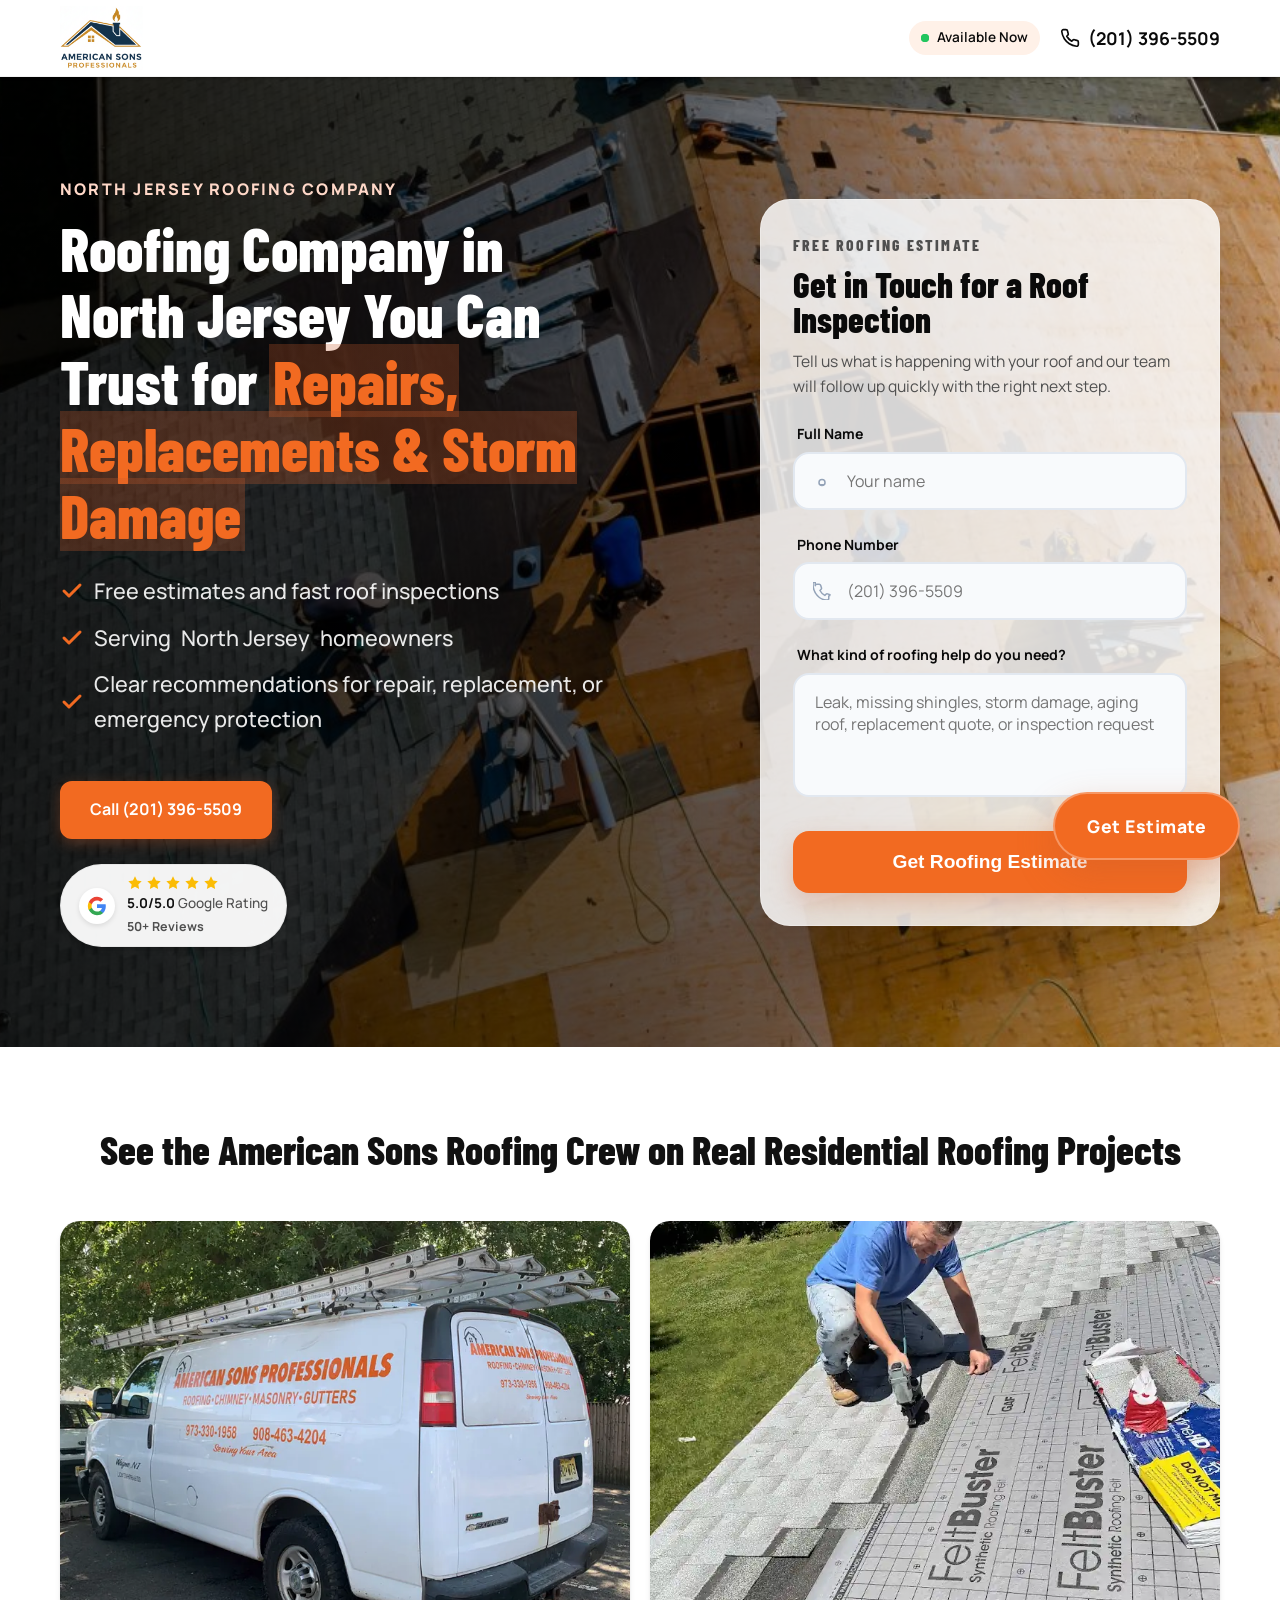
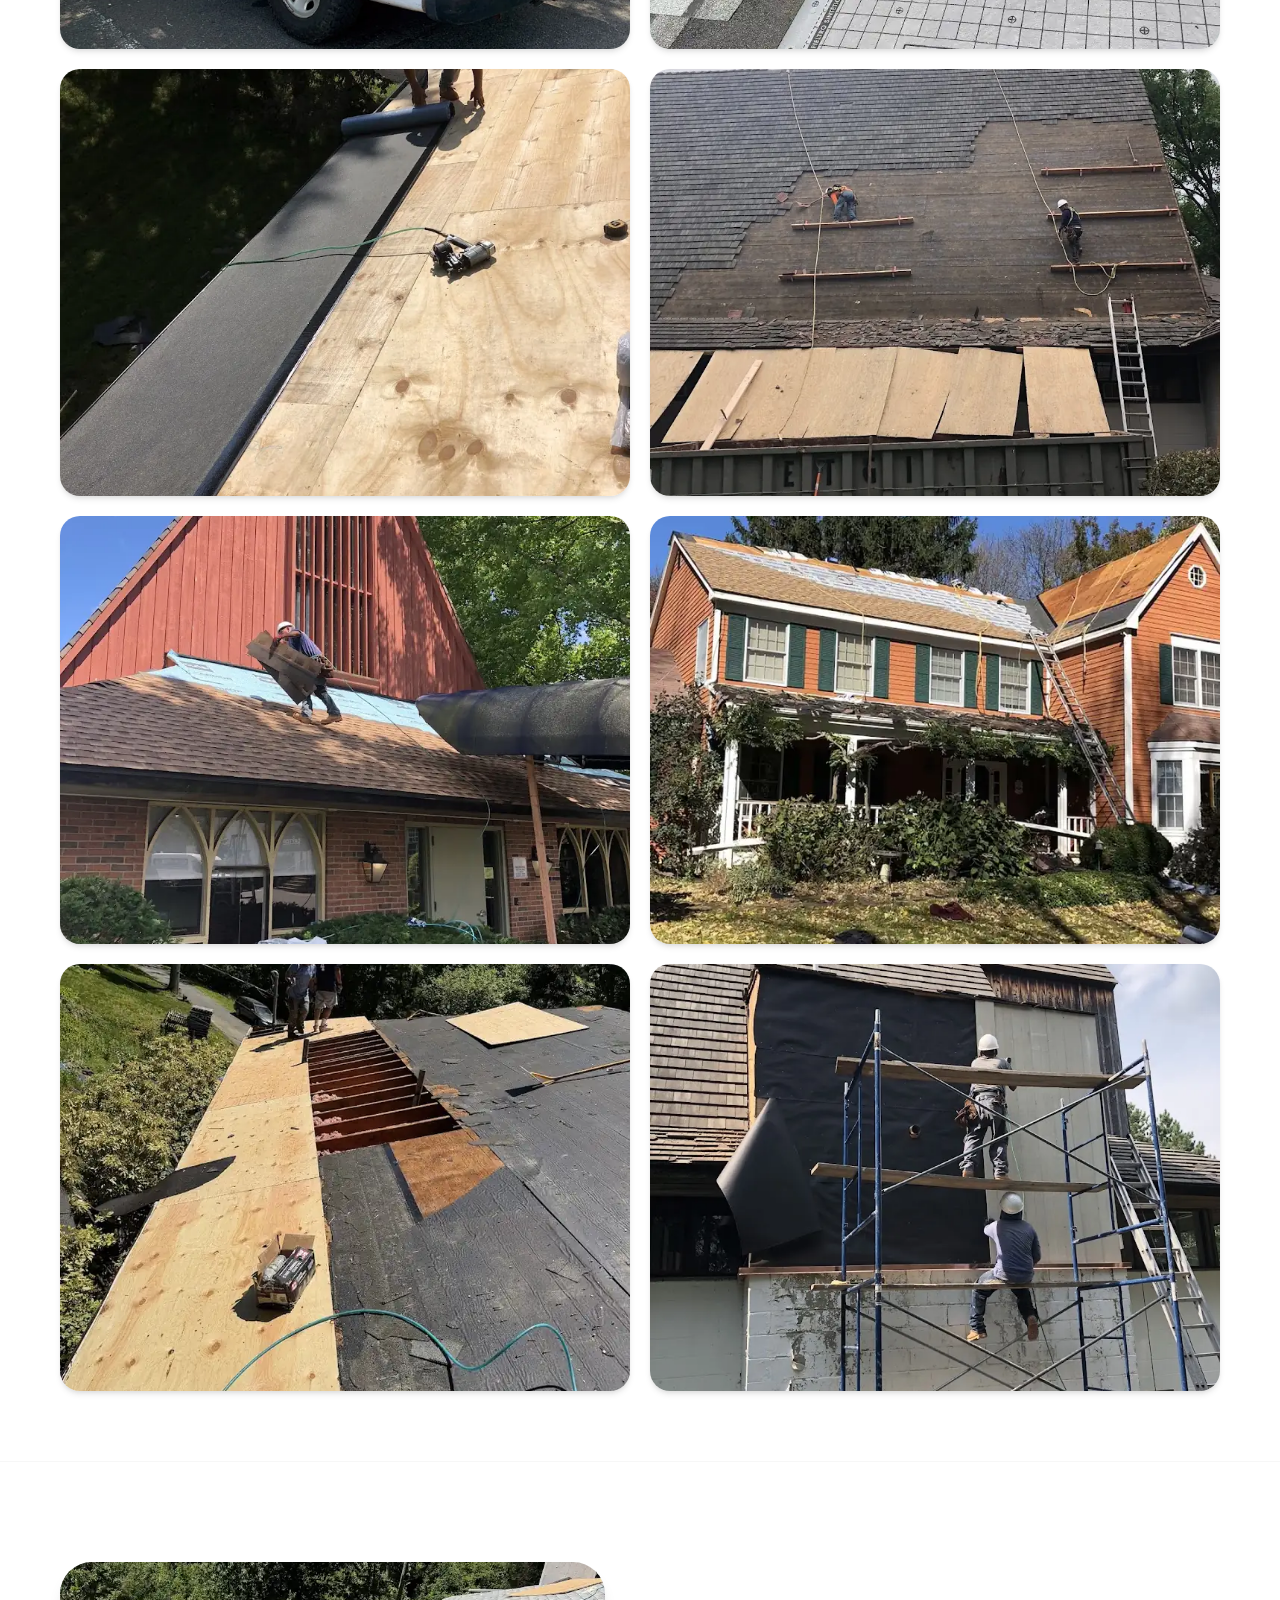
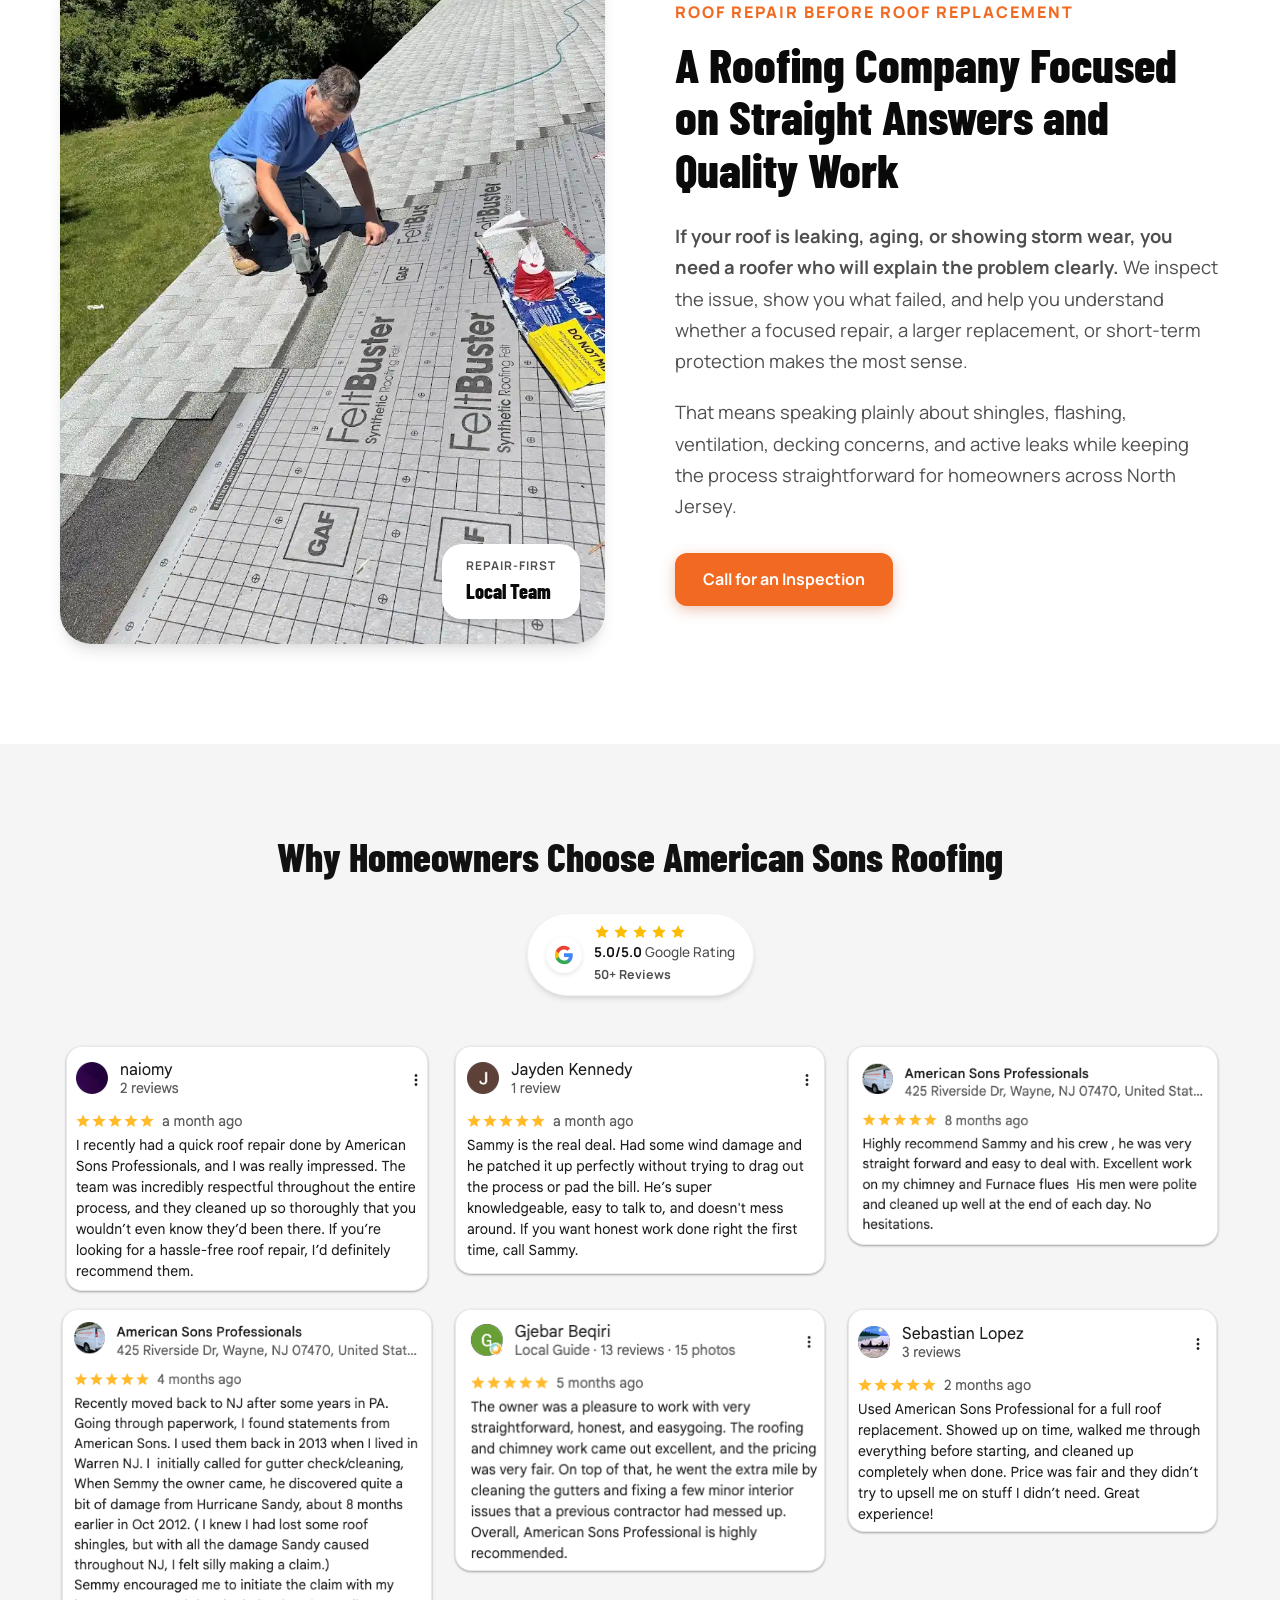
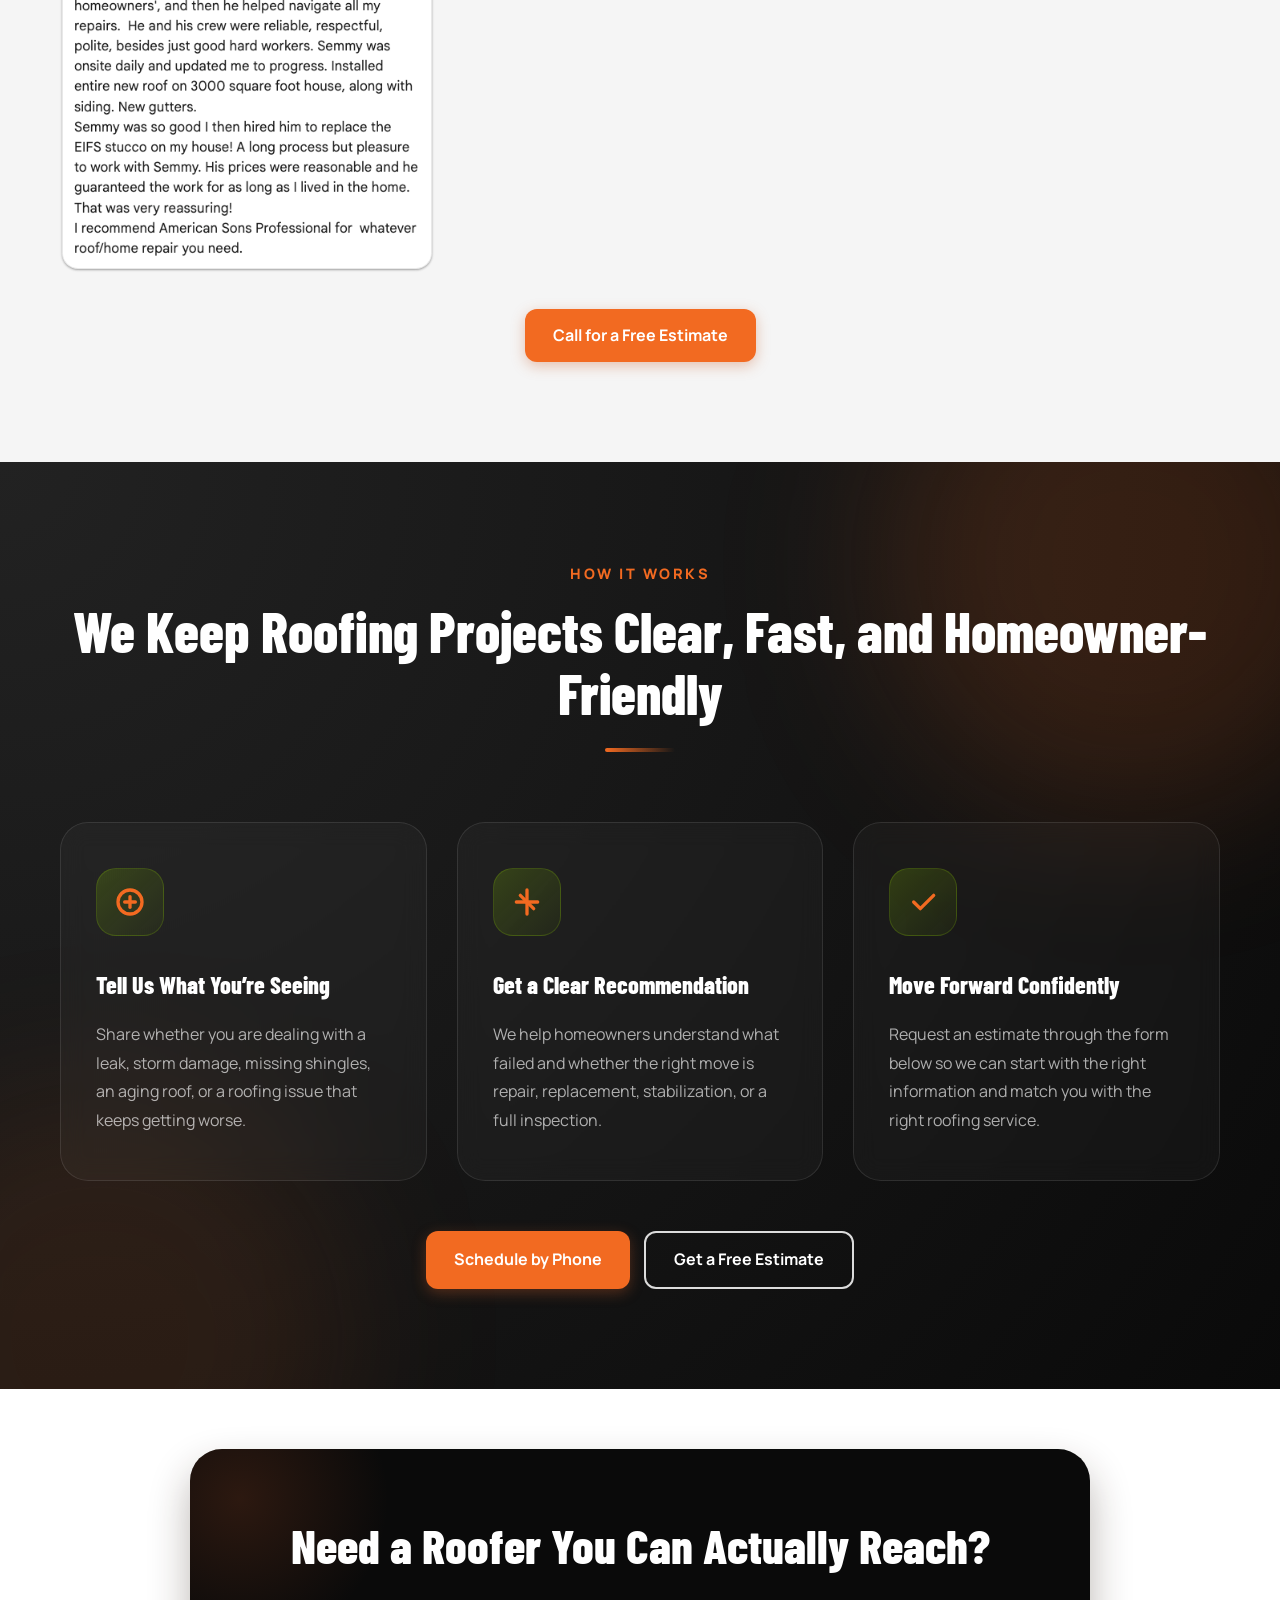
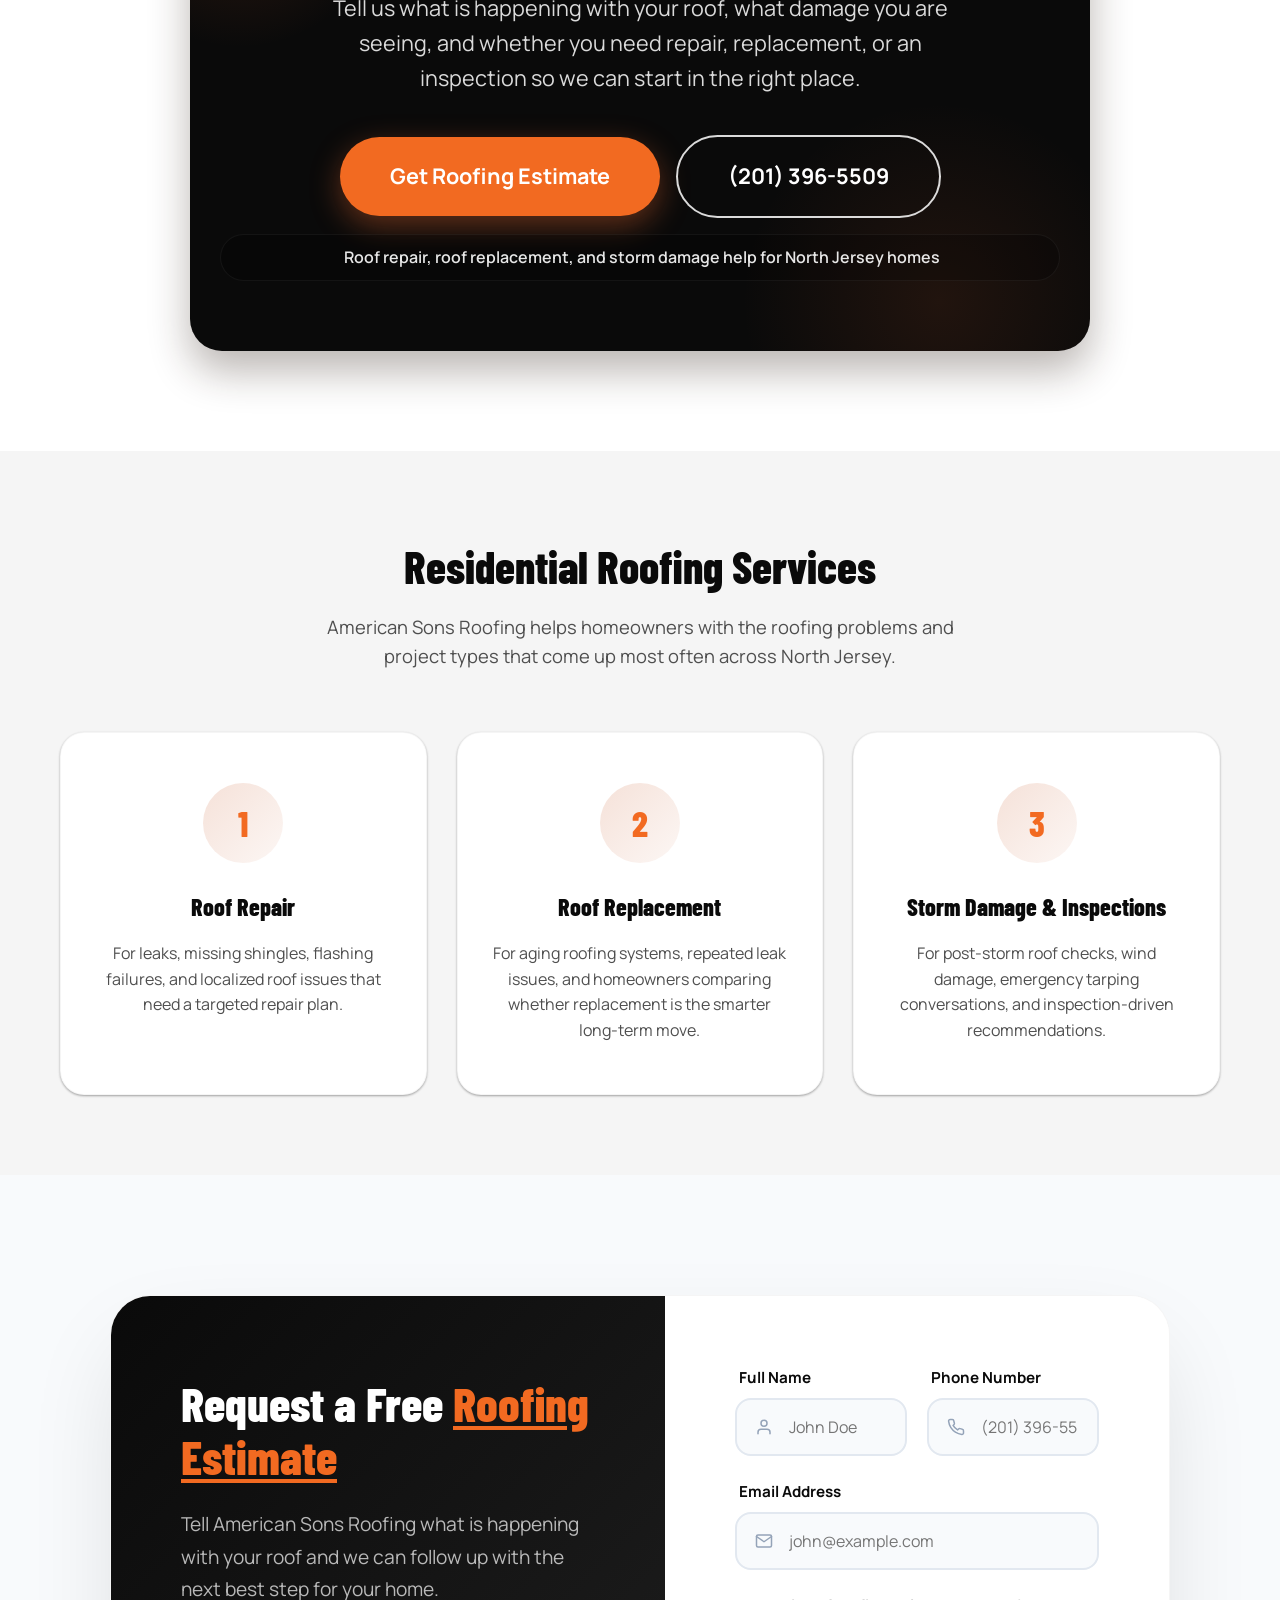
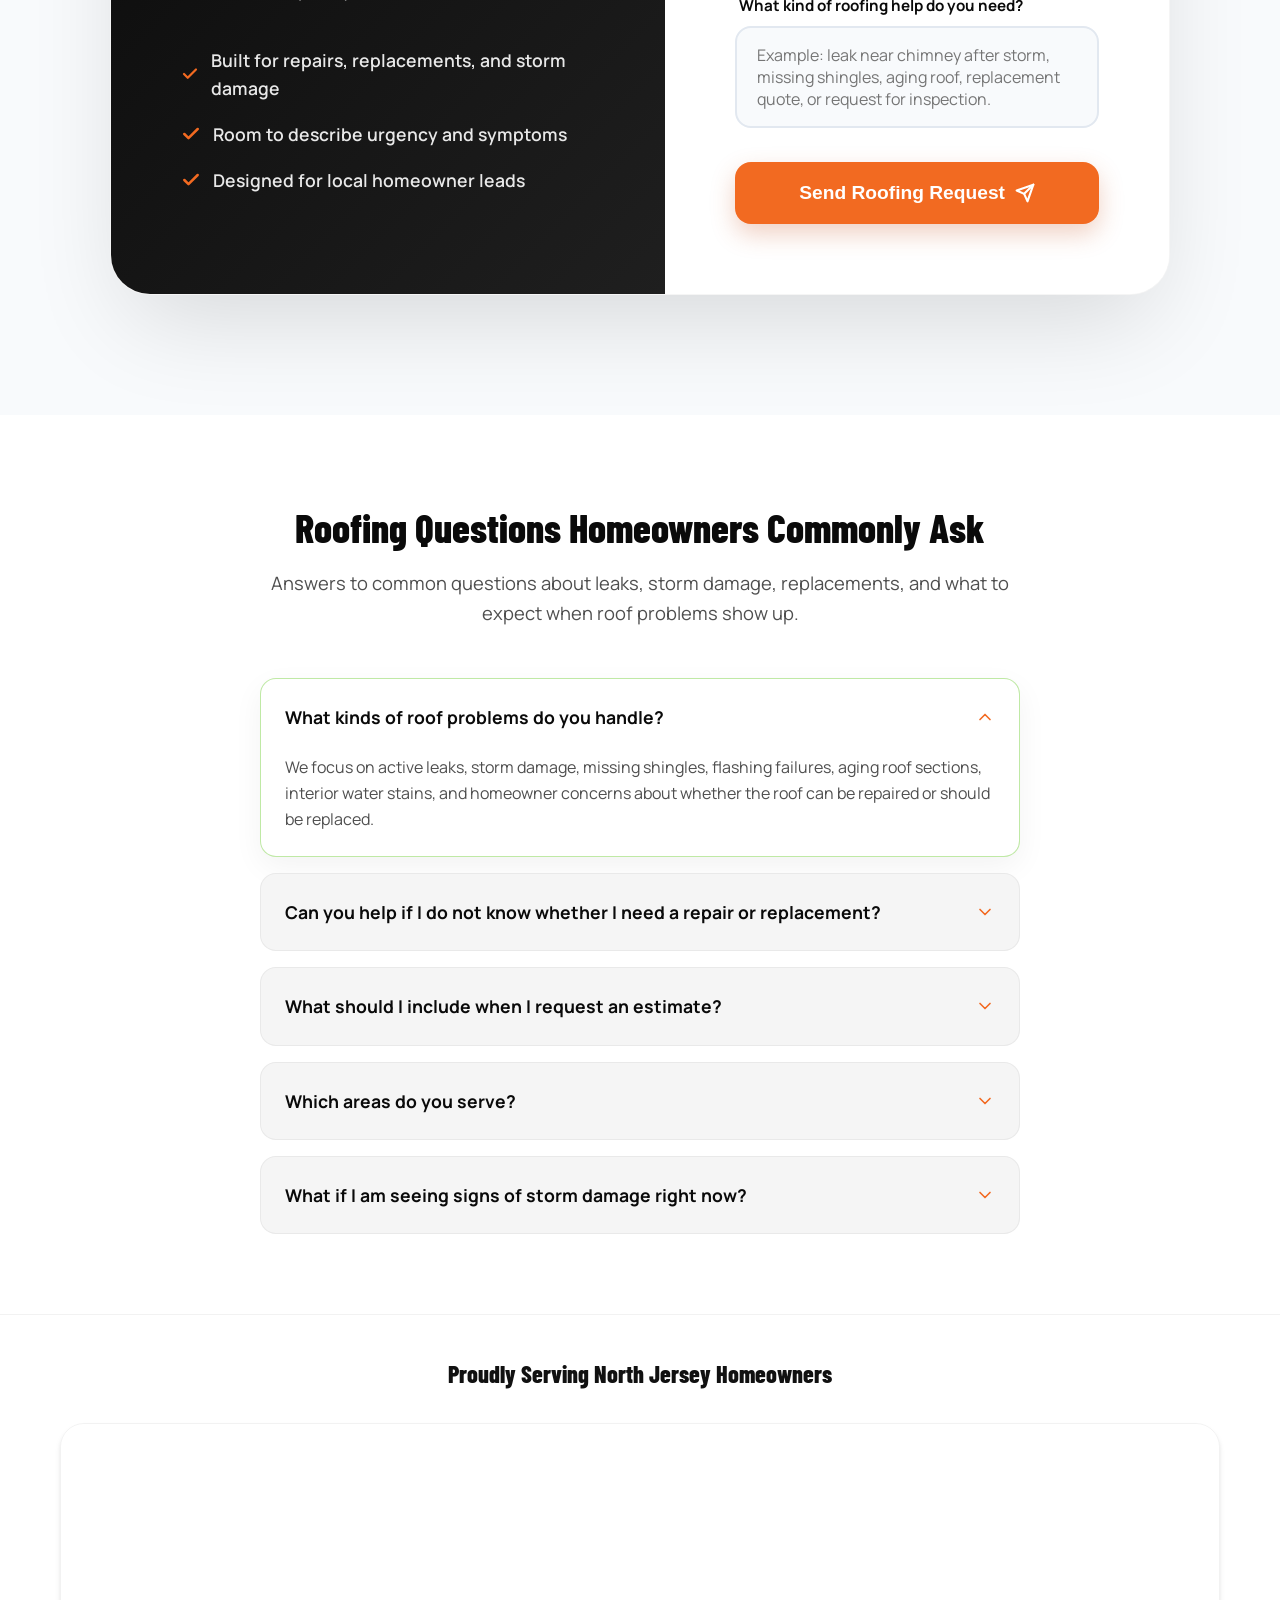
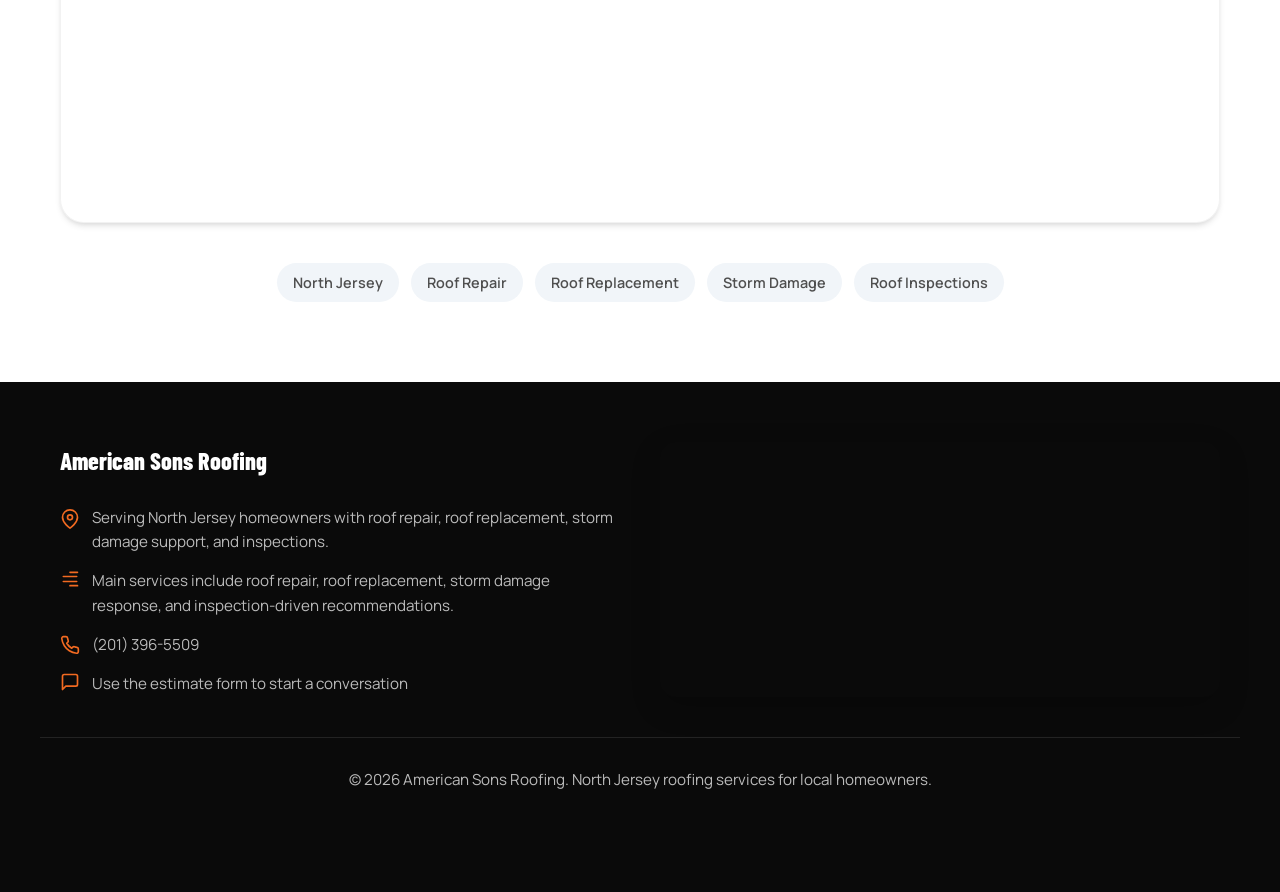
<file: lp/index.html>
<!DOCTYPE html>
<html lang="en">

<head>
    <meta charset="UTF-8">
    <meta name="viewport" content="width=device-width, initial-scale=1.0">
    <!-- Google Tag Manager -->
    <script>(function(w,d,s,l,i){w[l]=w[l]||[];w[l].push({'gtm.start':
    new Date().getTime(),event:'gtm.js'});var f=d.getElementsByTagName(s)[0],
    j=d.createElement(s),dl=l!='dataLayer'?'&l='+l:'';j.async=true;j.src=
    'https://www.googletagmanager.com/gtm.js?id='+i+dl;f.parentNode.insertBefore(j,f);
    })(window,document,'script','dataLayer','GTM-ML44QQBG');</script>
    <!-- End Google Tag Manager -->
    <script>
      window.dataLayer = window.dataLayer || [];
      function gtag(){dataLayer.push(arguments);}
      function gtag_report_conversion(url) {
        var callback = function () {
          if (typeof(url) !== 'undefined') {
            window.location = url;
          }
        };
        gtag('event', 'conversion', {
          'send_to': 'AW-18182614943/FxSvCO7W9tUcEJ_fkt5D',
          'event_callback': callback,
          'event_timeout': 2000
        });
        return false;
      }
      gtag('config', 'AW-18182614943/FxSvCO7W9tUcEJ_fkt5D', {
        'phone_conversion_number': '(201) 396-5509'
      });
    </script>
    <title>Roofing Company in North Jersey | American Sons Roofing</title>
    <meta name="description"
        content="American Sons Roofing is a North Jersey roofing company offering roof repair, roof replacement, storm damage help, inspections, and honest recommendations for local homeowners.">
    <link rel="stylesheet" href="../style.css">
    <link rel="preconnect" href="https://fonts.googleapis.com">
    <link rel="preconnect" href="https://fonts.gstatic.com" crossorigin>
    <link
        href="https://fonts.googleapis.com/css2?family=Barlow+Condensed:wght@600;700;800&family=Manrope:wght@400;500;600;700;800&display=swap"
        rel="stylesheet">
    <script type="application/ld+json">
    {
      "@context": "https://schema.org",
      "@type": "RoofingContractor",
      "name": "American Sons Roofing",
      "telephone": "+12013965509",
      "areaServed": [
        {
          "@type": "City",
          "name": "Wayne"
        },
        {
          "@type": "City",
          "name": "Paterson"
        },
        {
          "@type": "City",
          "name": "Clifton"
        },
        {
          "@type": "City",
          "name": "Totowa"
        },
        {
          "@type": "City",
          "name": "Little Falls"
        }
      ],
      "address": {
        "@type": "PostalAddress",
        "addressLocality": "Wayne",
        "addressRegion": "NJ",
        "addressCountry": "US"
      },
      "serviceType": [
        "Roof repair",
        "Roof replacement",
        "Storm damage roof repair",
        "Shingle roofing",
        "Roof inspections"
      ]
    }
    </script>
</head>

<body class="roofing-landing-page">
    <header class="sticky-header">
        <div class="container header-content">
            <div class="logo">
                <img src="../americansons-logo.png" alt="American Sons Roofing logo" class="logo-img">
            </div>
            <div class="header-right">
                <div class="status-badge">
                    <span class="pulse-dot"></span>
                    Available Now
                </div>
                <a href="tel:2013965509" onclick="return gtag_report_conversion('tel:2013965509');" class="phone-link">
                    <svg class="phone-icon" viewBox="0 0 24 24" fill="none" stroke="currentColor" stroke-width="2" stroke-linecap="round" stroke-linejoin="round" aria-hidden="true">
                        <path d="M22 16.92v3a2 2 0 0 1-2.18 2 19.79 19.79 0 0 1-8.63-3.07 19.5 19.5 0 0 1-6-6 19.79 19.79 0 0 1-3.07-8.67A2 2 0 0 1 4.11 2h3a2 2 0 0 1 2 1.72 12.84 12.84 0 0 0 .7 2.81 2 2 0 0 1-.45 2.11L8.09 9.91a16 16 0 0 0 6 6l1.27-1.27a2 2 0 0 1 2.11-.45 12.84 12.84 0 0 0 2.81.7A2 2 0 0 1 22 16.92z"></path>
                    </svg>
                    <span>(201) 396-5509</span>
                </a>
            </div>
        </div>
    </header>

    <main>
        <section class="hero-v2">
            <div class="hero-overlay"></div>
            <img src="../roofingnewjersey.jpg" alt="American Sons Roofing crew replacing a roof in New Jersey" class="hero-bg-img">
            <div class="container hero-container">
                <div class="hero-content">
                    <p class="eyebrow"><span class="dynamic-loc">North Jersey</span> Roofing Company</p>
                    <h1>Roofing Company in <span class="dynamic-loc">North Jersey</span> You Can Trust for <span class="highlight">Repairs, Replacements &amp; Storm Damage</span></h1>
                    <ul class="hero-subtext" style="list-style: none; padding: 0; text-align: left;">
                        <li style="display: flex; align-items: center; gap: 10px; margin-bottom: 12px; text-align: left;">
                            <svg width="24" height="24" viewBox="0 0 24 24" fill="none" stroke="var(--accent)" stroke-width="3" stroke-linecap="round" stroke-linejoin="round" style="flex-shrink: 0;"><polyline points="20 6 9 17 4 12"></polyline></svg>
                            Free estimates and fast roof inspections
                        </li>
                        <li style="display: flex; align-items: center; gap: 10px; margin-bottom: 12px; text-align: left;">
                            <svg width="24" height="24" viewBox="0 0 24 24" fill="none" stroke="var(--accent)" stroke-width="3" stroke-linecap="round" stroke-linejoin="round" style="flex-shrink: 0;"><polyline points="20 6 9 17 4 12"></polyline></svg>
                            Serving <span class="dynamic-loc">North Jersey</span> homeowners
                        </li>
                        <li style="display: flex; align-items: center; gap: 10px; text-align: left;">
                            <svg width="24" height="24" viewBox="0 0 24 24" fill="none" stroke="var(--accent)" stroke-width="3" stroke-linecap="round" stroke-linejoin="round" style="flex-shrink: 0;"><polyline points="20 6 9 17 4 12"></polyline></svg>
                            Clear recommendations for repair, replacement, or emergency protection
                        </li>
                    </ul>

                    <div class="hero-actions-container">
                        <a href="tel:2013965509" onclick="return gtag_report_conversion('tel:2013965509');" class="btn btn-primary btn-cta-main desktop-only">Get Your Estimate</a>
                        <a href="tel:2013965509" onclick="return gtag_report_conversion('tel:2013965509');" class="btn btn-secondary btn-cta-text desktop-only">Call (201) 396-5509</a>
                        <a href="tel:2013965509" onclick="return gtag_report_conversion('tel:2013965509');" class="btn btn-primary btn-cta-main mobile-only">Call (201) 396-5509</a>
                        <a href="sms:2013965509" class="btn btn-secondary btn-cta-text mobile-only">
                            <svg class="phone-icon" viewBox="0 0 24 24" fill="none" stroke="currentColor"
                                stroke-width="2" stroke-linecap="round" stroke-linejoin="round">
                                <path d="M21 15a2 2 0 0 1-2 2H7l-4 4V5a2 2 0 0 1 2-2h14a2 2 0 0 1 2 2z"></path>
                            </svg>
                            Text Us
                        </a>
                    </div>

                    <div style="margin-top: 8px;">
                        <a href="https://share.google/MnQl6Sqzfr0b3BNDC" target="_blank" rel="noopener noreferrer" style="display: inline-flex; align-items: center; gap: 12px; background: rgba(255, 255, 255, 0.95); padding: 10px 18px; border-radius: 50px; box-shadow: var(--shadow-md); border: 1px solid rgba(0,0,0,0.05); text-decoration: none; transition: transform 0.2s ease;">
                            <div style="width: 36px; height: 36px; background: #fff; border-radius: 50%; box-shadow: 0 2px 5px rgba(0,0,0,0.1); display: flex; align-items: center; justify-content: center; flex-shrink: 0;">
                                <svg width="20" height="20" viewBox="0 0 24 24">
                                  <path fill="#4285F4" d="M22.56 12.25c0-.78-.07-1.53-.2-2.25H12v4.26h5.92c-.26 1.37-1.04 2.53-2.21 3.31v2.77h3.57c2.08-1.92 3.28-4.74 3.28-8.09z"/>
                                  <path fill="#34A853" d="M12 23c2.97 0 5.46-.98 7.28-2.66l-3.57-2.77c-.98.66-2.23 1.06-3.71 1.06-2.86 0-5.29-1.93-6.16-4.53H2.18v2.84C3.99 20.53 7.7 23 12 23z"/>
                                  <path fill="#FBBC05" d="M5.84 14.09c-.22-.66-.35-1.36-.35-2.09s.13-1.43.35-2.09V7.07H2.18C1.43 8.55 1 10.22 1 12s.43 3.45 1.18 4.93l2.85-2.22.81-.62z"/>
                                  <path fill="#EA4335" d="M12 5.38c1.62 0 3.06.56 4.21 1.64l3.15-3.15C17.45 2.09 14.97 1 12 1 7.7 1 3.99 3.47 2.18 7.07l3.66 2.84c.87-2.6 3.3-4.53 6.16-4.53z"/>
                                </svg>
                            </div>
                            <div style="display: flex; flex-direction: column; align-items: flex-start; text-align: left;">
                                <div style="display: flex; gap: 3px; color: #FBBC04;">
                                    <svg width="16" height="16" viewBox="0 0 24 24" fill="currentColor"><path d="M12 2L15.09 8.26L22 9.27L17 14.14L18.18 21.02L12 17.77L5.82 21.02L7 14.14L2 9.27L8.91 8.26L12 2Z"/></svg>
                                    <svg width="16" height="16" viewBox="0 0 24 24" fill="currentColor"><path d="M12 2L15.09 8.26L22 9.27L17 14.14L18.18 21.02L12 17.77L5.82 21.02L7 14.14L2 9.27L8.91 8.26L12 2Z"/></svg>
                                    <svg width="16" height="16" viewBox="0 0 24 24" fill="currentColor"><path d="M12 2L15.09 8.26L22 9.27L17 14.14L18.18 21.02L12 17.77L5.82 21.02L7 14.14L2 9.27L8.91 8.26L12 2Z"/></svg>
                                    <svg width="16" height="16" viewBox="0 0 24 24" fill="currentColor"><path d="M12 2L15.09 8.26L22 9.27L17 14.14L18.18 21.02L12 17.77L5.82 21.02L7 14.14L2 9.27L8.91 8.26L12 2Z"/></svg>
                                    <svg width="16" height="16" viewBox="0 0 24 24" fill="currentColor"><path d="M12 2L15.09 8.26L22 9.27L17 14.14L18.18 21.02L12 17.77L5.82 21.02L7 14.14L2 9.27L8.91 8.26L12 2Z"/></svg>
                                </div>
                                <span style="font-size: 0.85rem; font-weight: 700; color: var(--text-main); margin-top: 2px;">5.0/5.0 <span style="font-weight: 500; color: var(--text-light);">Google Rating</span></span>
                                <span style="font-size: 0.78rem; font-weight: 700; color: var(--text-light); margin-top: 2px;">50+ Reviews</span>
                            </div>
                        </a>
                    </div>

                    <div class="hero-availability-widget desktop-only" style="margin-top: 16px;">
                        <div style="display: inline-flex; align-items: center; gap: 10px; background: rgba(255, 255, 255, 0.96); padding: 10px 20px; border-radius: 50px; box-shadow: var(--shadow-sm); border: 1px solid rgba(0,0,0,0.05);">
                            <span class="pulse-dot" style="width: 10px; height: 10px;"></span>
                            <span style="font-size: 0.95rem; font-weight: 700; color: var(--text-main);">Same-day roof evaluations and free estimates for <span class="dynamic-loc">North Jersey</span> homeowners</span>
                        </div>
                    </div>
                </div>
                <div class="hero-form-card desktop-only">
                    <div class="hero-form-shell">
                        <div class="hero-form-top">
                            <p class="hero-form-eyebrow">Free Roofing Estimate</p>
                            <h2>Get in Touch for a Roof Inspection</h2>
                            <p>Tell us what is happening with your roof and our team will follow up quickly with the right next step.</p>
                        </div>
                        <form data-lead-form data-netlify="true" name="roofing-lp-quote" class="premium-form hero-form">
                            <input type="hidden" name="form-name" value="roofing-lp-quote">
                            <div class="input-field">
                                <label for="hero-name">Full Name</label>
                                <div class="input-wrapper">
                                    <input type="text" id="hero-name" name="name" placeholder="Your name" required>
                                    <svg class="input-icon" width="18" height="18" fill="none" stroke="currentColor" viewBox="0 0 24 24">
                                        <path stroke-linecap="round" stroke-linejoin="round" stroke-width="2" d="M16 14a4 4 0 1 0-8 0m8 0a4 4 0 1 1-8 0m8 0v1a2 2 0 0 1-2 2H10a2 2 0 0 1-2-2v-1"></path>
                                    </svg>
                                </div>
                            </div>
                            <div class="input-field">
                                <label for="hero-phone">Phone Number</label>
                                <div class="input-wrapper">
                                    <input type="tel" id="hero-phone" name="phone" placeholder="(201) 396-5509" required>
                                    <svg class="input-icon" width="18" height="18" fill="none" stroke="currentColor" viewBox="0 0 24 24">
                                        <path stroke-linecap="round" stroke-linejoin="round" stroke-width="2" d="M3 5a2 2 0 0 1 2-2h3.28a2 2 0 0 1 1.9 1.37l1.1 3.31a2 2 0 0 1-.45 2.05l-1.6 1.6a16 16 0 0 0 6.51 6.51l1.6-1.6a2 2 0 0 1 2.05-.45l3.31 1.1A2 2 0 0 1 21 18.72V22a2 2 0 0 1-2 2h-1C9.16 24 0 14.84 0 3V2a2 2 0 0 1 2-2h1z"></path>
                                    </svg>
                                </div>
                            </div>
                            <div class="input-field">
                                <label for="hero-needs">What kind of roofing help do you need?</label>
                                <textarea id="hero-needs" name="needs" rows="4" placeholder="Leak, missing shingles, storm damage, aging roof, replacement quote, or inspection request" required></textarea>
                            </div>
                            <button type="submit" class="btn btn-primary submit-btn-v2 hero-submit-btn">Get Roofing Estimate</button>
                        </form>
                    </div>
                </div>
            </div>
        </section>

        <section class="team-gallery" style="background: var(--white); padding: 70px 0;">
            <div class="container">
                <div class="section-header" style="margin-bottom: 40px;">
                    <h2 class="team-gallery-title">See the American Sons Roofing Crew on Real Residential Roofing Projects</h2>
                </div>
                <div class="team-grid">
                    <div class="team-item">
                        <img src="../americansons-gallery-1.webp" alt="American Sons Roofing work van" style="position: absolute; top: 0; left: 0; width: 100%; height: 100%; object-fit: cover;">
                    </div>
                    <div class="team-item">
                        <img src="../americansons-gallery-2.webp" alt="American Sons Roofing crew installing shingles" style="position: absolute; top: 0; left: 0; width: 100%; height: 100%; object-fit: cover;">
                    </div>
                    <div class="team-item">
                        <img src="../americansons-gallery-3.webp" alt="American Sons Roofing crew preparing roof underlayment" style="position: absolute; top: 0; left: 0; width: 100%; height: 100%; object-fit: cover;">
                    </div>
                    <div class="team-item">
                        <img src="../americansons-gallery-4.webp" alt="American Sons Roofing residential roof project in progress" style="position: absolute; top: 0; left: 0; width: 100%; height: 100%; object-fit: cover;">
                    </div>
                    <div class="team-item">
                        <img src="../americansons-gallery-5.webp" alt="American Sons Roofing crew working on a steep roof" style="position: absolute; top: 0; left: 0; width: 100%; height: 100%; object-fit: cover;">
                    </div>
                    <div class="team-item">
                        <img src="../americansons-gallery-6.webp" alt="American Sons Roofing roof replacement project on an orange home" style="position: absolute; top: 0; left: 0; width: 100%; height: 100%; object-fit: cover;">
                    </div>
                    <div class="team-item">
                        <img src="../americansons-gallery-7.webp" alt="American Sons Roofing crew replacing roof decking" style="position: absolute; top: 0; left: 0; width: 100%; height: 100%; object-fit: cover;">
                    </div>
                    <div class="team-item">
                        <img src="../americansons-gallery-8.webp" alt="American Sons Roofing crew working on exterior siding and roof repairs" style="position: absolute; top: 0; left: 0; width: 100%; height: 100%; object-fit: cover;">
                    </div>
                </div>
            </div>
        </section>

        <section class="owner-intro">
            <div class="container split-50">
                <div class="owner-image-box">
                    <img src="../americansons-gallery-2.webp" alt="American Sons Roofing crew member installing shingles" class="owner-img">
                    <div class="owner-badge">
                        <span class="badge-title">Repair-First</span>
                        <span class="badge-name">Local Team</span>
                    </div>
                </div>
                <div class="owner-text-box">
                    <p class="owner-subtitle">Roof Repair Before Roof Replacement</p>
                    <h2 class="owner-title">A Roofing Company Focused on Straight Answers and Quality Work</h2>
                    <div class="owner-blurb">
                        <p><strong>If your roof is leaking, aging, or showing storm wear, you need a roofer who will explain the problem clearly.</strong> We inspect the issue, show you what failed, and help you understand whether a focused repair, a larger replacement, or short-term protection makes the most sense.</p>
                        <p>That means speaking plainly about shingles, flashing, ventilation, decking concerns, and active leaks while keeping the process straightforward for homeowners across <span class="dynamic-loc">North Jersey</span>.</p>
                    </div>
                    <div class="owner-cta">
                        <a href="tel:2013965509" onclick="return gtag_report_conversion('tel:2013965509');" class="btn btn-primary btn-call-icon">
                            <svg class="phone-icon" viewBox="0 0 24 24" fill="none" stroke="currentColor" stroke-width="2" stroke-linecap="round" stroke-linejoin="round" aria-hidden="true"><path d="M22 16.92v3a2 2 0 0 1-2.18 2 19.79 19.79 0 0 1-8.63-3.07 19.5 19.5 0 0 1-6-6 19.79 19.79 0 0 1-3.07-8.67A2 2 0 0 1 4.11 2h3a2 2 0 0 1 2 1.72 12.84 12.84 0 0 0 .7 2.81 2 2 0 0 1-.45 2.11L8.09 9.91a16 16 0 0 0 6 6l1.27-1.27a2 2 0 0 1 2.11-.45 12.84 12.84 0 0 0 2.81.7A2 2 0 0 1 22 16.92z"></path></svg>
                            Call for an Inspection
                        </a>
                    </div>
                </div>
            </div>
        </section>

        <section id="reviews" class="reviews">
            <div class="container">
                <div class="section-header" style="display: flex; flex-direction: column; align-items: center;">
                    <h2>Why Homeowners Choose American Sons Roofing</h2>
                    <a href="https://share.google/MnQl6Sqzfr0b3BNDC" target="_blank" rel="noopener noreferrer" style="display: inline-flex; align-items: center; gap: 12px; background: rgba(255, 255, 255, 0.95); padding: 10px 18px; border-radius: 50px; box-shadow: var(--shadow-md); border: 1px solid rgba(0,0,0,0.05); margin-top: 15px; text-decoration: none;">
                        <div style="width: 36px; height: 36px; background: #fff; border-radius: 50%; box-shadow: 0 2px 5px rgba(0,0,0,0.1); display: flex; align-items: center; justify-content: center; flex-shrink: 0;">
                            <svg width="20" height="20" viewBox="0 0 24 24">
                              <path fill="#4285F4" d="M22.56 12.25c0-.78-.07-1.53-.2-2.25H12v4.26h5.92c-.26 1.37-1.04 2.53-2.21 3.31v2.77h3.57c2.08-1.92 3.28-4.74 3.28-8.09z"/>
                              <path fill="#34A853" d="M12 23c2.97 0 5.46-.98 7.28-2.66l-3.57-2.77c-.98.66-2.23 1.06-3.71 1.06-2.86 0-5.29-1.93-6.16-4.53H2.18v2.84C3.99 20.53 7.7 23 12 23z"/>
                              <path fill="#FBBC05" d="M5.84 14.09c-.22-.66-.35-1.36-.35-2.09s.13-1.43.35-2.09V7.07H2.18C1.43 8.55 1 10.22 1 12s.43 3.45 1.18 4.93l2.85-2.22.81-.62z"/>
                              <path fill="#EA4335" d="M12 5.38c1.62 0 3.06.56 4.21 1.64l3.15-3.15C17.45 2.09 14.97 1 12 1 7.7 1 3.99 3.47 2.18 7.07l3.66 2.84c.87-2.6 3.3-4.53 6.16-4.53z"/>
                            </svg>
                        </div>
                        <div style="display: flex; flex-direction: column; align-items: flex-start; text-align: left;">
                            <div style="display: flex; gap: 3px; color: #FBBC04;">
                                <svg width="16" height="16" viewBox="0 0 24 24" fill="currentColor"><path d="M12 2L15.09 8.26L22 9.27L17 14.14L18.18 21.02L12 17.77L5.82 21.02L7 14.14L2 9.27L8.91 8.26L12 2Z"/></svg>
                                <svg width="16" height="16" viewBox="0 0 24 24" fill="currentColor"><path d="M12 2L15.09 8.26L22 9.27L17 14.14L18.18 21.02L12 17.77L5.82 21.02L7 14.14L2 9.27L8.91 8.26L12 2Z"/></svg>
                                <svg width="16" height="16" viewBox="0 0 24 24" fill="currentColor"><path d="M12 2L15.09 8.26L22 9.27L17 14.14L18.18 21.02L12 17.77L5.82 21.02L7 14.14L2 9.27L8.91 8.26L12 2Z"/></svg>
                                <svg width="16" height="16" viewBox="0 0 24 24" fill="currentColor"><path d="M12 2L15.09 8.26L22 9.27L17 14.14L18.18 21.02L12 17.77L5.82 21.02L7 14.14L2 9.27L8.91 8.26L12 2Z"/></svg>
                                <svg width="16" height="16" viewBox="0 0 24 24" fill="currentColor"><path d="M12 2L15.09 8.26L22 9.27L17 14.14L18.18 21.02L12 17.77L5.82 21.02L7 14.14L2 9.27L8.91 8.26L12 2Z"/></svg>
                            </div>
                            <span style="font-size: 0.85rem; font-weight: 700; color: var(--text-main); margin-top: 2px;">5.0/5.0 <span style="font-weight: 500; color: var(--text-light);">Google Rating</span></span>
                            <span style="font-size: 0.78rem; font-weight: 700; color: var(--text-light); margin-top: 2px;">50+ Reviews</span>
                        </div>
                    </a>
                </div>

                <div class="reviews-grid-v2">
                    <a href="https://share.google/MnQl6Sqzfr0b3BNDC" target="_blank" rel="noopener noreferrer">
                        <img src="../review-americansons-1.png" alt="American Sons Roofing Google Review from Naiomy" class="review-img-v2">
                    </a>
                    <a href="https://share.google/MnQl6Sqzfr0b3BNDC" target="_blank" rel="noopener noreferrer">
                        <img src="../review-americansons-2.png" alt="American Sons Roofing Google Review from Jayden Kennedy" class="review-img-v2">
                    </a>
                    <a href="https://share.google/MnQl6Sqzfr0b3BNDC" target="_blank" rel="noopener noreferrer">
                        <img src="../review-americansons-3.png" alt="American Sons Roofing Google Review from Dardan Beqiri" class="review-img-v2">
                    </a>
                    <a href="https://share.google/MnQl6Sqzfr0b3BNDC" target="_blank" rel="noopener noreferrer">
                        <img src="../review-americansons-4.png" alt="American Sons Roofing Google Review from Ilir Shakiri" class="review-img-v2">
                    </a>
                    <a href="https://share.google/MnQl6Sqzfr0b3BNDC" target="_blank" rel="noopener noreferrer">
                        <img src="../review-americansons-5.png" alt="American Sons Roofing Google Review from Gjebar Beqiri" class="review-img-v2">
                    </a>
                    <a href="https://share.google/MnQl6Sqzfr0b3BNDC" target="_blank" rel="noopener noreferrer">
                        <img src="../review-americansons-6.png" alt="American Sons Roofing Google Review from Sebastian Lopez" class="review-img-v2">
                    </a>
                </div>

                <div style="display: flex; flex-wrap: wrap; justify-content: center; gap: 14px; margin-top: 40px; margin-bottom: 20px;">
                    <a href="tel:2013965509" onclick="return gtag_report_conversion('tel:2013965509');" class="btn btn-primary btn-call-icon" id="reviews-call-btn">
                        <svg class="phone-icon" viewBox="0 0 24 24" fill="none" stroke="currentColor" stroke-width="2" stroke-linecap="round" stroke-linejoin="round" aria-hidden="true"><path d="M22 16.92v3a2 2 0 0 1-2.18 2 19.79 19.79 0 0 1-8.63-3.07 19.5 19.5 0 0 1-6-6 19.79 19.79 0 0 1-3.07-8.67A2 2 0 0 1 4.11 2h3a2 2 0 0 1 2 1.72 12.84 12.84 0 0 0 .7 2.81 2 2 0 0 1-.45 2.11L8.09 9.91a16 16 0 0 0 6 6l1.27-1.27a2 2 0 0 1 2.11-.45 12.84 12.84 0 0 0 2.81.7A2 2 0 0 1 22 16.92z"></path></svg>
                        Call for a Free Estimate
                    </a>
                    <a href="#services" class="btn btn-secondary desktop-only" id="reviews-text-btn" style="border-color: var(--primary); color: var(--primary);">Explore Services</a>
                </div>
            </div>
        </section>

        <section class="why-pick-v3">
            <div class="blob-1"></div>
            <div class="blob-2"></div>

            <div class="container" style="position: relative; z-index: 2;">
                <div class="section-header-v3">
                    <p class="subtitle-v3">How It Works</p>
                    <h2 class="title-v3">We Keep Roofing Projects Clear, Fast, and Homeowner-Friendly</h2>
                    <div class="divider-v3"></div>
                </div>

                <div class="feature-grid-v3">
                    <div class="feature-card-v3 reveal">
                        <div class="icon-box-v3">
                            <svg width="32" height="32" viewBox="0 0 24 24" fill="none" stroke="var(--accent)" stroke-width="2.5" stroke-linecap="round" stroke-linejoin="round">
                                <path d="M8 12h8"></path><path d="M12 8v8"></path><circle cx="12" cy="12" r="9"></circle>
                            </svg>
                        </div>
                        <h3 class="card-title-v3">Tell Us What You’re Seeing</h3>
                        <p class="card-text-v3">Share whether you are dealing with a leak, storm damage, missing shingles, an aging roof, or a roofing issue that keeps getting worse.</p>
                        <div class="card-glow-v3"></div>
                    </div>

                    <div class="feature-card-v3 reveal" style="transition-delay: 0.1s;">
                        <div class="icon-box-v3">
                            <svg width="32" height="32" viewBox="0 0 24 24" fill="none" stroke="var(--accent)" stroke-width="2.5" stroke-linecap="round" stroke-linejoin="round">
                                <path d="M12 3v18"></path><path d="M4 12h16"></path><path d="M7 7l10 10"></path>
                            </svg>
                        </div>
                        <h3 class="card-title-v3">Get a Clear Recommendation</h3>
                        <p class="card-text-v3">We help homeowners understand what failed and whether the right move is repair, replacement, stabilization, or a full inspection.</p>
                        <div class="card-glow-v3"></div>
                    </div>

                    <div class="feature-card-v3 reveal" style="transition-delay: 0.2s;">
                        <div class="icon-box-v3">
                            <svg width="32" height="32" viewBox="0 0 24 24" fill="none" stroke="var(--accent)" stroke-width="2.5" stroke-linecap="round" stroke-linejoin="round">
                                <path d="M5 12l5 5L20 7"></path>
                            </svg>
                        </div>
                        <h3 class="card-title-v3">Move Forward Confidently</h3>
                        <p class="card-text-v3">Request an estimate through the form below so we can start with the right information and match you with the right roofing service.</p>
                        <div class="card-glow-v3"></div>
                    </div>
                </div>

                <div style="display: flex; flex-wrap: wrap; justify-content: center; gap: 14px; margin-top: 50px;">
                    <a href="tel:2013965509" onclick="return gtag_report_conversion('tel:2013965509');" class="btn btn-primary" id="why-pick-call-btn">Schedule by Phone</a>
                    <a href="#quote-form" class="btn btn-secondary" id="why-pick-text-btn">Get a Free Estimate</a>
                </div>
            </div>
        </section>

        <section class="final-cta" style="padding: 60px 20px 100px;">
            <div class="container" style="background: var(--primary); border-radius: 32px; padding: 70px 30px; text-align: center; box-shadow: 0 20px 40px rgba(43, 28, 20, 0.32); position: relative; overflow: hidden; max-width: 900px; margin: 0 auto;">
                <div style="position: absolute; top: -100px; left: -100px; width: 300px; height: 300px; background: radial-gradient(circle, rgba(201, 91, 43, 0.18) 0%, transparent 70%); border-radius: 50%; pointer-events: none;"></div>
                <div style="position: absolute; bottom: -150px; right: -50px; width: 400px; height: 400px; background: radial-gradient(circle, rgba(201, 91, 43, 0.12) 0%, transparent 70%); border-radius: 50%; pointer-events: none;"></div>

                <h2 class="final-cta-title" style="color: var(--white); position: relative; z-index: 2; line-height: 1.1;">Need a Roofer You Can Actually Reach?</h2>
                <p style="color: rgba(255, 255, 255, 0.85); position: relative; z-index: 2; max-width: 650px; margin: 0 auto 40px auto; font-size: 1.35rem;">Tell us what is happening with your roof, what damage you are seeing, and whether you need repair, replacement, or an inspection so we can start in the right place.</p>

                <div style="position: relative; z-index: 2; display: flex; flex-wrap: wrap; align-items: center; justify-content: center; gap: 16px;">
                    <a href="#quote-form" class="btn btn-primary btn-large desktop-only" id="final-call-btn" style="padding: 22px 50px; border-radius: 50px; display: inline-flex; align-items: center; gap: 16px; box-shadow: 0 10px 30px rgba(201, 91, 43, 0.45); font-size: 1.35rem;">
                        Get Roofing Estimate
                    </a>
                    <a href="tel:2013965509" onclick="return gtag_report_conversion('tel:2013965509');" class="btn btn-secondary desktop-only" id="final-text-btn" style="padding: 22px 50px; border-radius: 50px; display: inline-flex; align-items: center; gap: 16px; font-size: 1.35rem;">
                        (201) 396-5509
                    </a>
                    <a href="tel:2013965509" onclick="return gtag_report_conversion('tel:2013965509');" class="btn btn-primary btn-large mobile-only" id="final-call-btn-mobile" style="padding: 22px 50px; border-radius: 50px; display: inline-flex; align-items: center; gap: 16px; box-shadow: 0 10px 30px rgba(201, 91, 43, 0.45); font-size: 1.35rem;">
                        Call (201) 396-5509
                    </a>

                    <div class="final-availability desktop-only" style="width: 100%; display: flex; align-items: center; gap: 10px; justify-content: center; background: rgba(0, 0, 0, 0.22); padding: 10px 20px; border-radius: 50px; border: 1px solid rgba(255,255,255,0.05);">
                        <span class="pulse-dot" style="width: 10px; height: 10px; margin-right: 4px;"></span>
                        <span style="font-size: 1rem; font-weight: 600; color: rgba(255, 255, 255, 0.9);">Roof repair, roof replacement, and storm damage help for <span class="dynamic-loc">North Jersey</span> homes</span>
                    </div>
                    <div class="final-availability mobile-only" style="width: 100%; display: flex; align-items: center; gap: 10px; justify-content: center; background: rgba(0, 0, 0, 0.22); padding: 10px 20px; border-radius: 50px; border: 1px solid rgba(255,255,255,0.05);">
                        <span class="pulse-dot" style="width: 10px; height: 10px; margin-right: 4px;"></span>
                        <span style="font-size: 1rem; font-weight: 600; color: rgba(255, 255, 255, 0.9);">We can come today</span>
                    </div>
                </div>
            </div>
        </section>

        <section id="services" class="process" style="padding: 80px 0; background: var(--bg-light);">
            <div class="container">
                <div class="section-header" style="text-align: center; margin-bottom: 60px;">
                    <h2 style="font-size: 2.8rem; color: var(--primary);">Residential Roofing Services</h2>
                    <p style="color: var(--text-light); font-size: 1.15rem; max-width: 680px; margin: 10px auto 0;">American Sons Roofing helps homeowners with the roofing problems and project types that come up most often across <span class="dynamic-loc">North Jersey</span>.</p>
                </div>

                <div style="display: grid; grid-template-columns: repeat(auto-fit, minmax(300px, 1fr)); gap: 30px; position: relative;">
                    <div style="background: var(--white); padding: 50px 30px; border-radius: 24px; text-align: center; box-shadow: var(--shadow-sm); border: 1px solid rgba(0,0,0,0.04); transition: transform 0.3s ease;">
                        <div style="width: 80px; height: 80px; background: linear-gradient(135deg, rgba(201, 91, 43, 0.18), rgba(201, 91, 43, 0.05)); color: var(--accent); border-radius: 50%; display: flex; align-items: center; justify-content: center; font-size: 2.2rem; margin: 0 auto 25px; font-weight: 800; font-family: 'Barlow Condensed', sans-serif;">1</div>
                        <h3 style="font-size: 1.5rem; margin-bottom: 15px; color: var(--primary);">Roof Repair</h3>
                        <p style="color: var(--text-light); line-height: 1.6;">For leaks, missing shingles, flashing failures, and localized roof issues that need a targeted repair plan.</p>
                    </div>

                    <div style="background: var(--white); padding: 50px 30px; border-radius: 24px; text-align: center; box-shadow: var(--shadow-sm); border: 1px solid rgba(0,0,0,0.04); transition: transform 0.3s ease;">
                        <div style="width: 80px; height: 80px; background: linear-gradient(135deg, rgba(201, 91, 43, 0.18), rgba(201, 91, 43, 0.05)); color: var(--accent); border-radius: 50%; display: flex; align-items: center; justify-content: center; font-size: 2.2rem; margin: 0 auto 25px; font-weight: 800; font-family: 'Barlow Condensed', sans-serif;">2</div>
                        <h3 style="font-size: 1.5rem; margin-bottom: 15px; color: var(--primary);">Roof Replacement</h3>
                        <p style="color: var(--text-light); line-height: 1.6;">For aging roofing systems, repeated leak issues, and homeowners comparing whether replacement is the smarter long-term move.</p>
                    </div>

                    <div style="background: var(--white); padding: 50px 30px; border-radius: 24px; text-align: center; box-shadow: var(--shadow-sm); border: 1px solid rgba(0,0,0,0.04); transition: transform 0.3s ease;">
                        <div style="width: 80px; height: 80px; background: linear-gradient(135deg, rgba(201, 91, 43, 0.18), rgba(201, 91, 43, 0.05)); color: var(--accent); border-radius: 50%; display: flex; align-items: center; justify-content: center; font-size: 2.2rem; margin: 0 auto 25px; font-weight: 800; font-family: 'Barlow Condensed', sans-serif;">3</div>
                        <h3 style="font-size: 1.5rem; margin-bottom: 15px; color: var(--primary);">Storm Damage &amp; Inspections</h3>
                        <p style="color: var(--text-light); line-height: 1.6;">For post-storm roof checks, wind damage, emergency tarping conversations, and inspection-driven recommendations.</p>
                    </div>
                </div>
            </div>
        </section>

        <section id="quote-form" class="quote-form-section-v2">
            <div class="container container-medium">
                <div class="form-wrapper-v2">
                    <div class="form-grid-v2">
                        <div class="form-content-v2">
                            <span class="form-tag"><span class="dynamic-loc">North Jersey</span> Roofing Leads</span>
                            <h2 class="form-title">Request a Free <span class="highlight">Roofing Estimate</span></h2>
                            <p class="form-description">Tell American Sons Roofing what is happening with your roof and we can follow up with the next best step for your home.</p>

                            <ul class="form-perks">
                                <li>
                                    <svg width="20" height="20" viewBox="0 0 24 24" fill="none" stroke="var(--accent)" stroke-width="3" stroke-linecap="round" stroke-linejoin="round"><polyline points="20 6 9 17 4 12"></polyline></svg>
                                    Built for repairs, replacements, and storm damage
                                </li>
                                <li>
                                    <svg width="20" height="20" viewBox="0 0 24 24" fill="none" stroke="var(--accent)" stroke-width="3" stroke-linecap="round" stroke-linejoin="round"><polyline points="20 6 9 17 4 12"></polyline></svg>
                                    Room to describe urgency and symptoms
                                </li>
                                <li>
                                    <svg width="20" height="20" viewBox="0 0 24 24" fill="none" stroke="var(--accent)" stroke-width="3" stroke-linecap="round" stroke-linejoin="round"><polyline points="20 6 9 17 4 12"></polyline></svg>
                                    Designed for local homeowner leads
                                </li>
                            </ul>
                        </div>

                        <div class="form-container-v2">
                            <form id="lead-form" data-lead-form data-netlify="true" name="roofing-lp-quote" class="premium-form">
                                <input type="hidden" name="form-name" value="roofing-lp-quote">
                                <div class="input-row">
                                    <div class="input-field">
                                        <label for="name">Full Name</label>
                                        <div class="input-wrapper">
                                            <svg class="input-icon" width="18" height="18" viewBox="0 0 24 24" fill="none" stroke="currentColor" stroke-width="2" stroke-linecap="round" stroke-linejoin="round"><path d="M20 21v-2a4 4 0 0 0-4-4H8a4 4 0 0 0-4 4v2"></path><circle cx="12" cy="7" r="4"></circle></svg>
                                            <input type="text" id="name" name="name" required placeholder="John Doe">
                                        </div>
                                    </div>
                                    <div class="input-field">
                                        <label for="phone">Phone Number</label>
                                        <div class="input-wrapper">
                                            <svg class="input-icon" width="18" height="18" viewBox="0 0 24 24" fill="none" stroke="currentColor" stroke-width="2" stroke-linecap="round" stroke-linejoin="round"><path d="M22 16.92v3a2 2 0 0 1-2.18 2 19.79 19.79 0 0 1-8.63-3.07 19.5 19.5 0 0 1-6-6 19.79 19.79 0 0 1-3.07-8.67A2 2 0 0 1 4.11 2h3a2 2 0 0 1 2 1.72 12.84 12.84 0 0 0 .7 2.81 2 2 0 0 1-.45 2.11L8.09 9.91a16 16 0 0 0 6 6l1.27-1.27a2 2 0 0 1 2.11-.45 12.84 12.84 0 0 0 2.81.7A2 2 0 0 1 22 16.92z"></path></svg>
                                            <input type="tel" id="phone" name="phone" required placeholder="(201) 396-5509">
                                        </div>
                                    </div>
                                </div>
                                <div class="input-field">
                                    <label for="email">Email Address</label>
                                    <div class="input-wrapper">
                                        <svg class="input-icon" width="18" height="18" viewBox="0 0 24 24" fill="none" stroke="currentColor" stroke-width="2" stroke-linecap="round" stroke-linejoin="round"><path d="M4 4h16c1.1 0 2 .9 2 2v12c0 1.1-.9 2-2 2H4c-1.1 0-2-.9-2-2V6c0-1.1.9-2 2-2z"></path><polyline points="22,6 12,13 2,6"></polyline></svg>
                                        <input type="email" id="email" name="email" required placeholder="john@example.com">
                                    </div>
                                </div>
                                <div class="input-field">
                                    <label for="needs">What kind of roofing help do you need?</label>
                                    <div class="input-wrapper">
                                        <textarea id="needs" name="needs" rows="3" required placeholder="Example: leak near chimney after storm, missing shingles, aging roof, replacement quote, or request for inspection."></textarea>
                                    </div>
                                </div>
                                <button type="submit" class="btn btn-primary submit-btn-v2">
                                    <span>Send Roofing Request</span>
                                    <svg width="20" height="20" viewBox="0 0 24 24" fill="none" stroke="currentColor" stroke-width="2.5" stroke-linecap="round" stroke-linejoin="round"><line x1="22" y1="2" x2="11" y2="13"></line><polygon points="22 2 15 22 11 13 2 9 22 2"></polygon></svg>
                                </button>
                            </form>
                        </div>
                    </div>
                </div>
            </div>
        </section>

        <div id="success-modal" class="modal">
            <div class="modal-content">
                <div class="modal-header">
                    <span class="close-modal">&times;</span>
                </div>
                <div class="modal-body" style="text-align: center; padding: 20px 10px 40px;">
                    <div class="success-icon">✓</div>
                    <h3 style="font-size: 2rem; color: var(--primary); margin-bottom: 15px;">Request Received</h3>
                    <p style="font-size: 1.15rem; color: var(--text-light); line-height: 1.6; max-width: 420px; margin: 0 auto 30px;">Thanks for reaching out. Your estimate request has been sent and someone can follow up with the next step shortly.</p>
                    <button class="btn btn-primary close-modal-btn" style="width: 100%; border-radius: 50px; padding: 15px;">Close</button>
                </div>
            </div>
        </div>

        <section id="faq" class="faq-section" style="padding: 80px 0; background: var(--white);">
            <div class="container" style="max-width: 800px;">
                <div class="section-header" style="text-align: center; margin-bottom: 50px;">
                    <h2 class="faq-title" style="font-size: 2.5rem; color: var(--primary);">Roofing Questions Homeowners Commonly Ask</h2>
                    <p style="color: var(--text-light); font-size: 1.15rem; margin-top: 10px;">Answers to common questions about leaks, storm damage, replacements, and what to expect when roof problems show up.</p>
                </div>

                <div class="faq-accordion">
                    <details class="faq-item" name="faq" open>
                        <summary class="faq-question">
                            What kinds of roof problems do you handle?
                            <svg class="faq-icon" viewBox="0 0 24 24" fill="none" stroke="currentColor" stroke-width="2" stroke-linecap="round" stroke-linejoin="round"><polyline points="6 9 12 15 18 9"></polyline></svg>
                        </summary>
                        <div class="faq-answer">
                            <p>We focus on active leaks, storm damage, missing shingles, flashing failures, aging roof sections, interior water stains, and homeowner concerns about whether the roof can be repaired or should be replaced.</p>
                        </div>
                    </details>

                    <details class="faq-item" name="faq">
                        <summary class="faq-question">
                            Can you help if I do not know whether I need a repair or replacement?
                            <svg class="faq-icon" viewBox="0 0 24 24" fill="none" stroke="currentColor" stroke-width="2" stroke-linecap="round" stroke-linejoin="round"><polyline points="6 9 12 15 18 9"></polyline></svg>
                        </summary>
                        <div class="faq-answer">
                            <p>Yes. Many homeowners are not sure whether a roof problem needs a focused repair or a bigger solution. The first goal is to understand the issue clearly so the right recommendation can follow.</p>
                        </div>
                    </details>

                    <details class="faq-item" name="faq">
                        <summary class="faq-question">
                            What should I include when I request an estimate?
                            <svg class="faq-icon" viewBox="0 0 24 24" fill="none" stroke="currentColor" stroke-width="2" stroke-linecap="round" stroke-linejoin="round"><polyline points="6 9 12 15 18 9"></polyline></svg>
                        </summary>
                        <div class="faq-answer">
                            <p>Include what problem you see, where it is happening, whether the roof leaked after a storm, and how urgent the situation feels. That context helps us understand the likely repair path faster.</p>
                        </div>
                    </details>

                    <details class="faq-item" name="faq">
                        <summary class="faq-question">
                            Which areas do you serve?
                            <svg class="faq-icon" viewBox="0 0 24 24" fill="none" stroke="currentColor" stroke-width="2" stroke-linecap="round" stroke-linejoin="round"><polyline points="6 9 12 15 18 9"></polyline></svg>
                        </summary>
                        <div class="faq-answer">
                            <p>We focus on <span class="dynamic-loc">North Jersey</span> homeowners looking for roof repair, replacement, storm damage help, or a professional inspection.</p>
                        </div>
                    </details>

                    <details class="faq-item" name="faq">
                        <summary class="faq-question">
                            What if I am seeing signs of storm damage right now?
                            <svg class="faq-icon" viewBox="0 0 24 24" fill="none" stroke="currentColor" stroke-width="2" stroke-linecap="round" stroke-linejoin="round"><polyline points="6 9 12 15 18 9"></polyline></svg>
                        </summary>
                        <div class="faq-answer">
                            <p>If shingles are missing, flashing is bent, or you are seeing new water intrusion after a storm, document what you can safely from the ground and request an estimate as soon as possible.</p>
                        </div>
                    </details>
                </div>
            </div>
        </section>

        <section class="service-areas">
            <div class="container">
                <h3>Proudly Serving <span class="dynamic-loc">North Jersey</span> Homeowners</h3>
                <div class="map-container">
                    <iframe
                        data-location-map
                        src="https://maps.google.com/maps?q=North%20Jersey&t=&z=11&ie=UTF8&iwloc=&output=embed"
                        allowfullscreen="" loading="lazy" referrerpolicy="no-referrer-when-downgrade">
                    </iframe>
                </div>
                <div class="tags">
                    <span class="tag dynamic-loc">North Jersey</span>
                    <span class="tag">Roof Repair</span>
                    <span class="tag">Roof Replacement</span>
                    <span class="tag">Storm Damage</span>
                    <span class="tag">Roof Inspections</span>
                </div>
            </div>
        </section>
    </main>

    <footer style="padding: 60px 0 100px; background: var(--primary); color: rgba(255, 255, 255, 0.72); font-size: 0.95rem;">
        <div class="container" style="display: grid; grid-template-columns: repeat(auto-fit, minmax(300px, 1fr)); gap: 40px; margin-bottom: 40px; text-align: left;">
            <div class="footer-contact">
                <h3 style="color: var(--white); font-size: 1.5rem; margin-bottom: 25px;">American Sons Roofing</h3>
                <p style="margin-bottom: 15px; display: flex; align-items: flex-start; gap: 12px;">
                    <svg width="20" height="20" viewBox="0 0 24 24" fill="none" stroke="currentColor" stroke-width="2" stroke-linecap="round" stroke-linejoin="round" style="flex-shrink: 0; margin-top: 3px; color: var(--accent);"><path d="M21 10c0 7-9 13-9 13s-9-6-9-13a9 9 0 0 1 18 0z"></path><circle cx="12" cy="10" r="3"></circle></svg>
                    <span>Serving <span class="dynamic-loc">North Jersey</span> homeowners with roof repair, roof replacement, storm damage support, and inspections.</span>
                </p>
                <p style="margin-bottom: 15px; display: flex; align-items: flex-start; gap: 12px;">
                    <svg width="20" height="20" viewBox="0 0 24 24" fill="none" stroke="currentColor" stroke-width="2" stroke-linecap="round" stroke-linejoin="round" style="flex-shrink: 0; color: var(--accent);"><path d="M12 20h9"></path><path d="M12 4h9"></path><path d="M4 9h16"></path><path d="M4 15h16"></path></svg>
                    <span>Main services include roof repair, roof replacement, storm damage response, and inspection-driven recommendations.</span>
                </p>
                <p style="margin-bottom: 15px; display: flex; align-items: center; gap: 12px;">
                    <svg width="20" height="20" viewBox="0 0 24 24" fill="none" stroke="currentColor" stroke-width="2" stroke-linecap="round" stroke-linejoin="round" style="flex-shrink: 0; color: var(--accent);"><path d="M22 16.92v3a2 2 0 0 1-2.18 2 19.79 19.79 0 0 1-8.63-3.07 19.5 19.79 0 0 1-6-6 19.79 19.79 0 0 1-3.07-8.67A2 2 0 0 1 4.11 2h3a2 2 0 0 1 2 1.72 12.84 12.84 0 0 0 .7 2.81 2 2 0 0 1-.45 2.11L8.09 9.91a16 16 0 0 0 6 6l1.27-1.27a2 2 0 0 1 2.11-.45 12.84 12.84 0 0 0 2.81.7A2 2 0 0 1 22 16.92z"></path></svg>
                    <a href="tel:2013965509" onclick="return gtag_report_conversion('tel:2013965509');" style="color: inherit; text-decoration: none;">(201) 396-5509</a>
                </p>
                <p style="margin-bottom: 0; display: flex; align-items: flex-start; gap: 12px;">
                    <svg width="20" height="20" viewBox="0 0 24 24" fill="none" stroke="currentColor" stroke-width="2" stroke-linecap="round" stroke-linejoin="round" style="flex-shrink: 0; color: var(--accent);"><path d="M21 15a2 2 0 0 1-2 2H7l-4 4V5a2 2 0 0 1 2-2h14a2 2 0 0 1 2 2z"></path></svg>
                    <a href="#quote-form" style="color: inherit; text-decoration: none;">Use the estimate form to start a conversation</a>
                </p>
            </div>

            <div class="footer-map" style="border-radius: 16px; overflow: hidden; box-shadow: 0 10px 30px rgba(0,0,0,0.2);">
                <iframe data-location-map src="https://maps.google.com/maps?q=North%20Jersey&t=&z=12&ie=UTF8&iwloc=&output=embed" width="100%" height="250" style="border:0; display: block;" allowfullscreen="" loading="lazy" referrerpolicy="no-referrer-when-downgrade"></iframe>
            </div>
        </div>
        <div class="container" style="text-align: center; border-top: 1px solid rgba(255,255,255,0.1); padding-top: 30px;">
            <p>&copy; 2026 American Sons Roofing. <span class="dynamic-loc">North Jersey</span> roofing services for local homeowners.</p>
        </div>
    </footer>

    <div class="mobile-cta-bar" id="mobile-scroll-trigger">
        <div style="display: flex; gap: 10px;">
            <a href="tel:2013965509" onclick="return gtag_report_conversion('tel:2013965509');" class="btn btn-primary btn-full" id="mobile-call-btn">
                <svg class="phone-icon ring-animation" viewBox="0 0 24 24" fill="none" stroke="currentColor"
                    stroke-width="2" stroke-linecap="round" stroke-linejoin="round">
                    <path
                        d="M22 16.92v3a2 2 0 0 1-2.18 2 19.79 19.79 0 0 1-8.63-3.07 19.5 19.5 0 0 1-6-6 19.79 19.79 0 0 1-3.07-8.67A2 2 0 0 1 4.11 2h3a2 2 0 0 1 2 1.72 12.84 12.84 0 0 0 .7 2.81 2 2 0 0 1-.45 2.11L8.09 9.91a16 16 0 0 0 6 6l1.27-1.27a2 2 0 0 1 2.11-.45 12.84 12.84 0 0 0 2.81.7A2 2 0 0 1 22 16.92z">
                    </path>
                </svg>
                (201) 396-5509
            </a>
            <a href="sms:2013965509" class="btn btn-secondary btn-full" id="mobile-text-btn">
                <svg class="phone-icon" viewBox="0 0 24 24" fill="none" stroke="currentColor"
                    stroke-width="2" stroke-linecap="round" stroke-linejoin="round">
                    <path d="M21 15a2 2 0 0 1-2 2H7l-4 4V5a2 2 0 0 1 2-2h14a2 2 0 0 1 2 2z"></path>
                </svg>
                Text Us
            </a>
        </div>
    </div>

    <script>
        document.addEventListener("DOMContentLoaded", function() {
            const rawLocation = new URLSearchParams(window.location.search).get("loc");
            const locationName = rawLocation && rawLocation.trim()
                ? rawLocation.trim()
                    .replace(/[-_]+/g, " ")
                    .replace(/\s+/g, " ")
                    .toLowerCase()
                    .replace(/\b\w/g, character => character.toUpperCase())
                : "North Jersey";

            document.querySelectorAll(".dynamic-loc").forEach(element => {
                element.textContent = locationName;
            });

            document.title = `Roofing Company in ${locationName} | American Sons Roofing`;
            const description = document.querySelector('meta[name="description"]');
            if (description) {
                description.content = `American Sons Roofing offers roof repair, roof replacement, storm damage help, inspections, and honest recommendations for homeowners in ${locationName}.`;
            }

            document.querySelectorAll("[data-location-map]").forEach(map => {
                map.src = `https://maps.google.com/maps?q=${encodeURIComponent(locationName)}&t=&z=11&ie=UTF8&iwloc=&output=embed`;
            });

            const observerOptions = {
                threshold: 0.05,
                rootMargin: "0px 0px 20px 0px"
            };

            const observer = new IntersectionObserver((entries) => {
                entries.forEach(entry => {
                    if (entry.isIntersecting) {
                        entry.target.classList.add("in-view");
                        observer.unobserve(entry.target);
                    }
                });
            }, observerOptions);

            document.querySelectorAll(".reveal").forEach(el => {
                observer.observe(el);
            });

            const mobileCta = document.querySelector(".mobile-cta-bar");
            if (mobileCta) {
                window.addEventListener("scroll", function() {
                    if (window.scrollY > 300) {
                        mobileCta.classList.add("is-visible");
                    } else {
                        mobileCta.classList.remove("is-visible");
                    }
                }, { passive: true });
            }

            document.querySelectorAll('a[href^="tel:"]').forEach(link => {
                link.addEventListener("click", function(e) {
                    e.preventDefault();
                    gtag_report_conversion(this.href);
                });
            });

            const leadForms = document.querySelectorAll("[data-lead-form]");
            const modal = document.getElementById("success-modal");
            const closeButtons = document.querySelectorAll(".close-modal, .close-modal-btn");

            leadForms.forEach(form => {
                form.addEventListener("submit", function(e) {
                    e.preventDefault();

                    const formData = new FormData(this);
                    fetch("/", {
                        method: "POST",
                        body: new URLSearchParams(formData).toString(),
                        headers: { "Content-Type": "application/x-www-form-urlencoded" }
                    })
                    .then(() => {
                        window.dataLayer = window.dataLayer || [];
                        window.dataLayer.push({ "event": "form_submit" });
                        document.body.setAttribute("data-form-status", "form_submit");
                        window.dispatchEvent(new CustomEvent("form-submit-success"));

                        modal.style.display = "block";
                        document.body.style.overflow = "hidden";
                        form.reset();
                    })
                    .catch(error => {
                        console.error("Error submitting form:", error);
                        modal.style.display = "block";
                        document.body.style.overflow = "hidden";
                    });
                });
            });

            closeButtons.forEach(btn => {
                btn.addEventListener("click", () => {
                    modal.style.display = "none";
                    document.body.style.overflow = "auto";
                });
            });

            window.addEventListener("click", (event) => {
                if (event.target === modal) {
                    modal.style.display = "none";
                    document.body.style.overflow = "auto";
                }
            });
        });
    </script>

    <div class="desktop-cta-container desktop-only">
        <a href="#quote-form" class="floating-cta-v2">
            <span class="cta-pulse"></span>
            Get Estimate
        </a>
    </div>
</body>

</html>
</file>
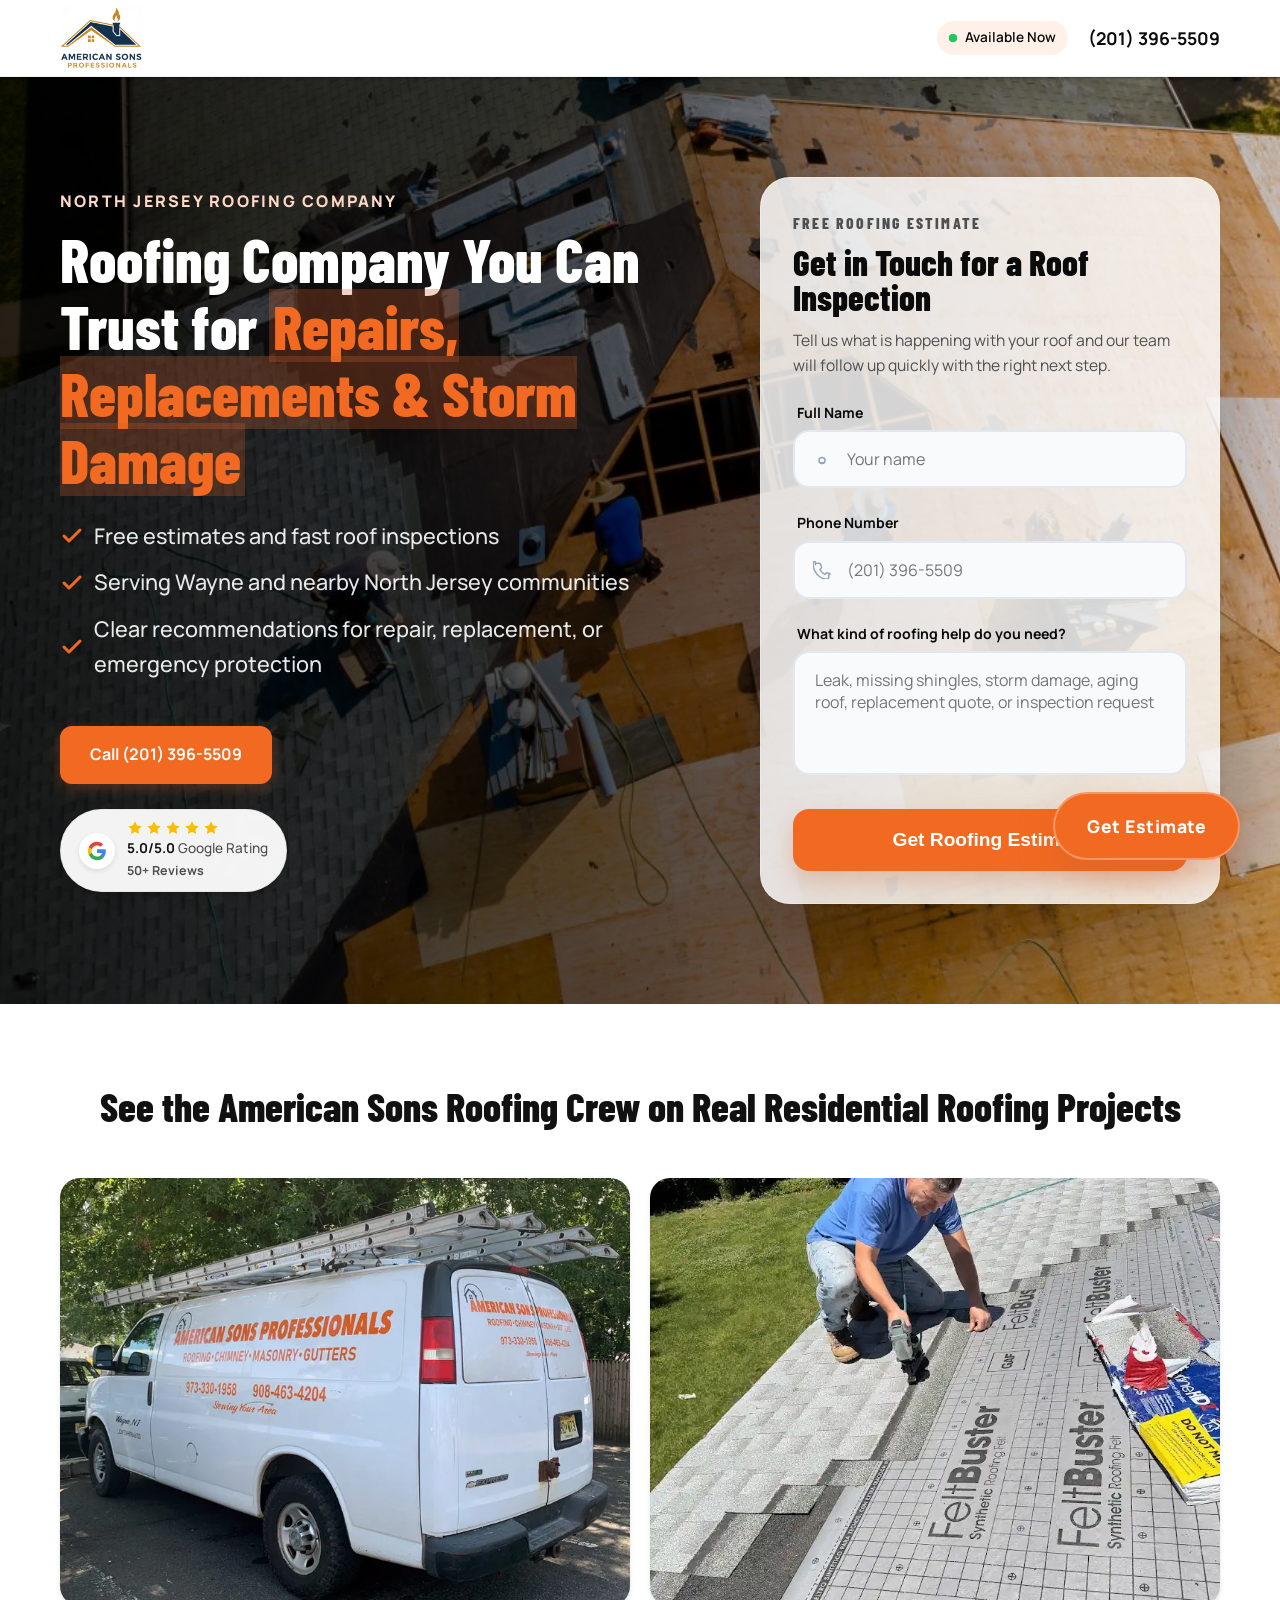
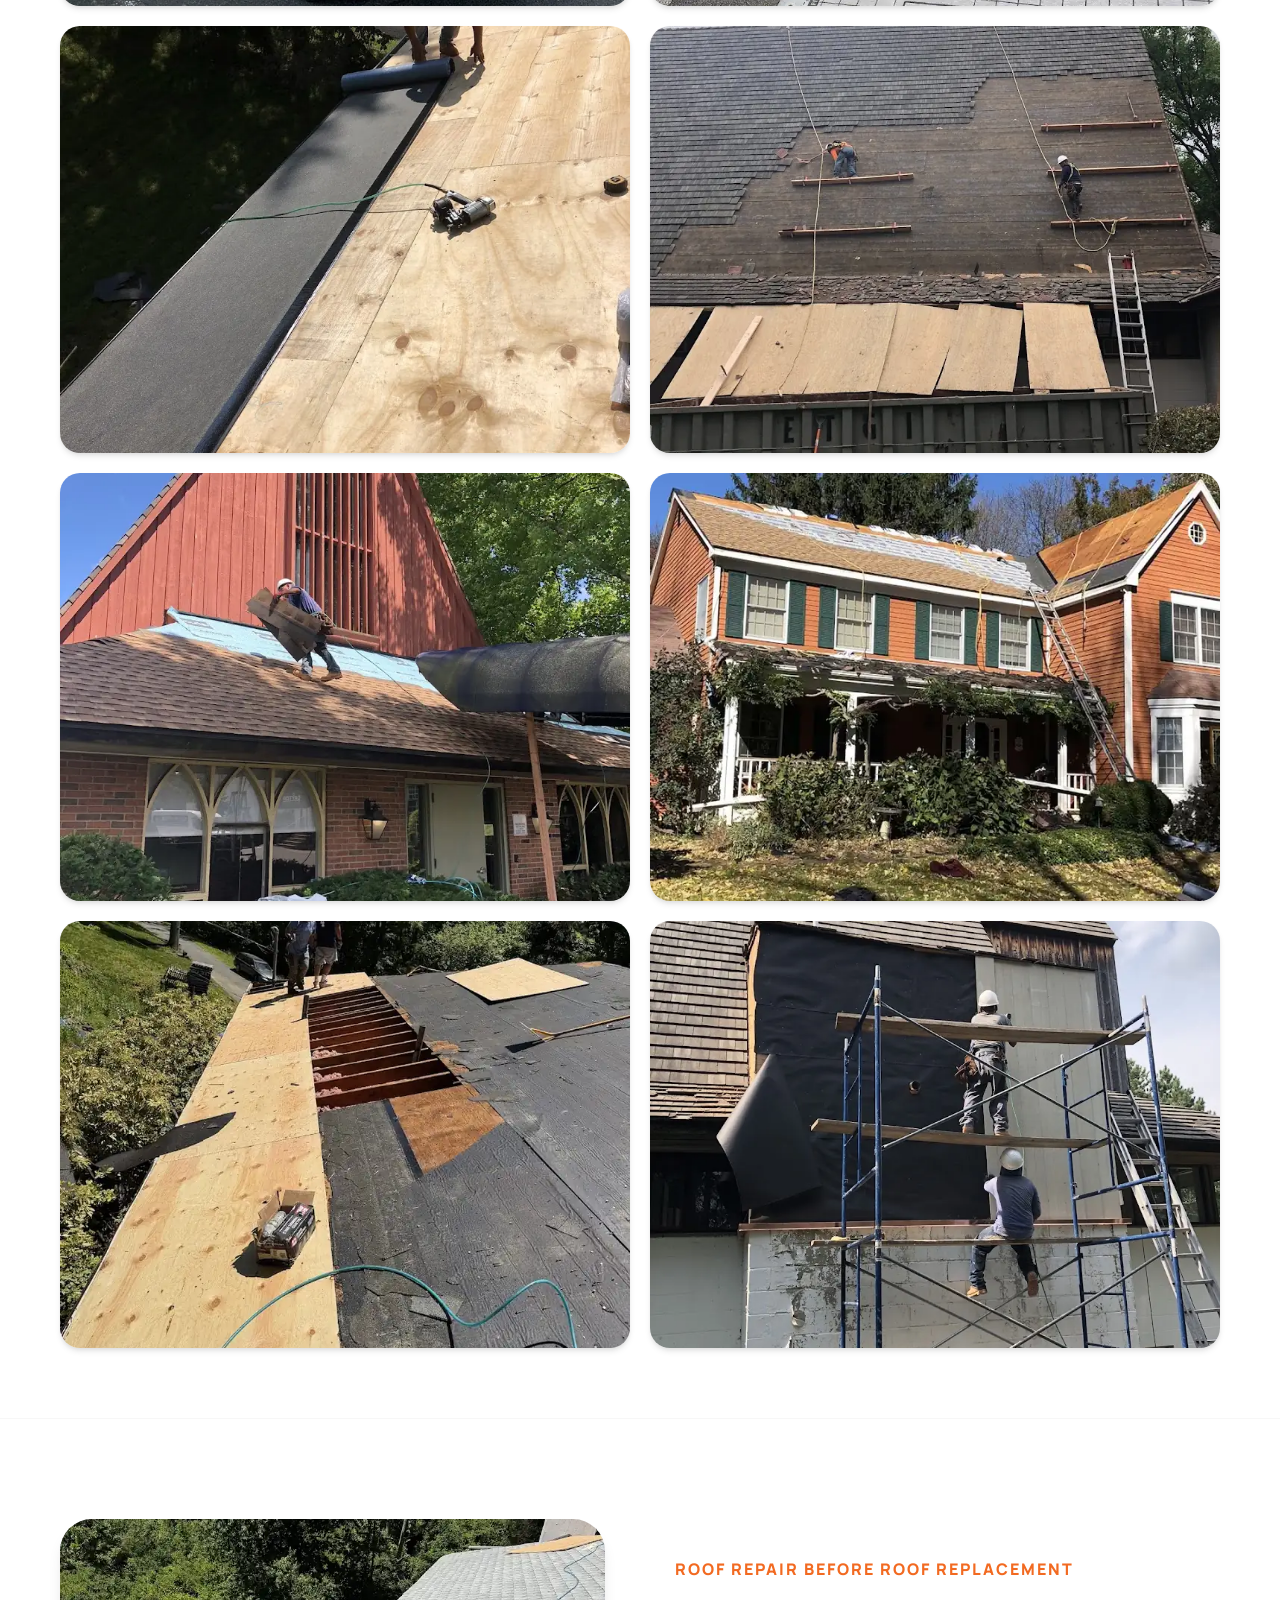
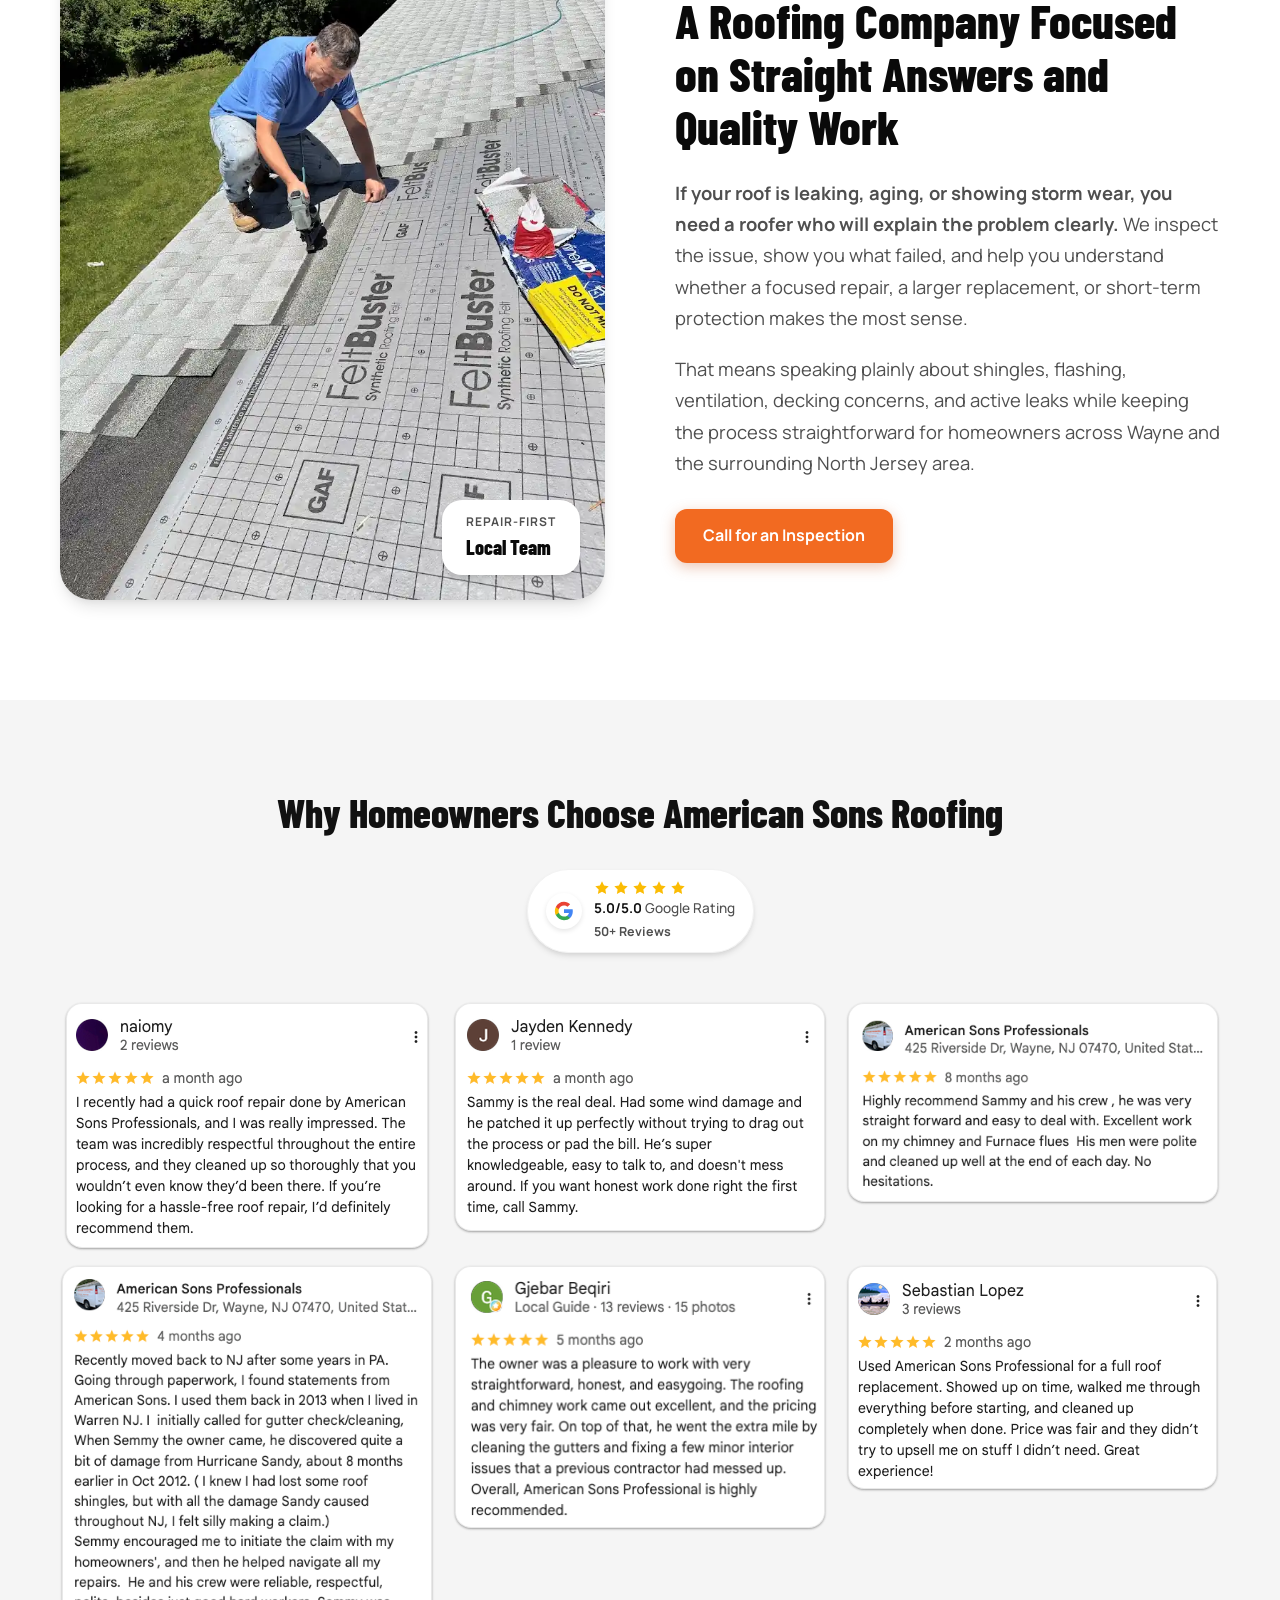
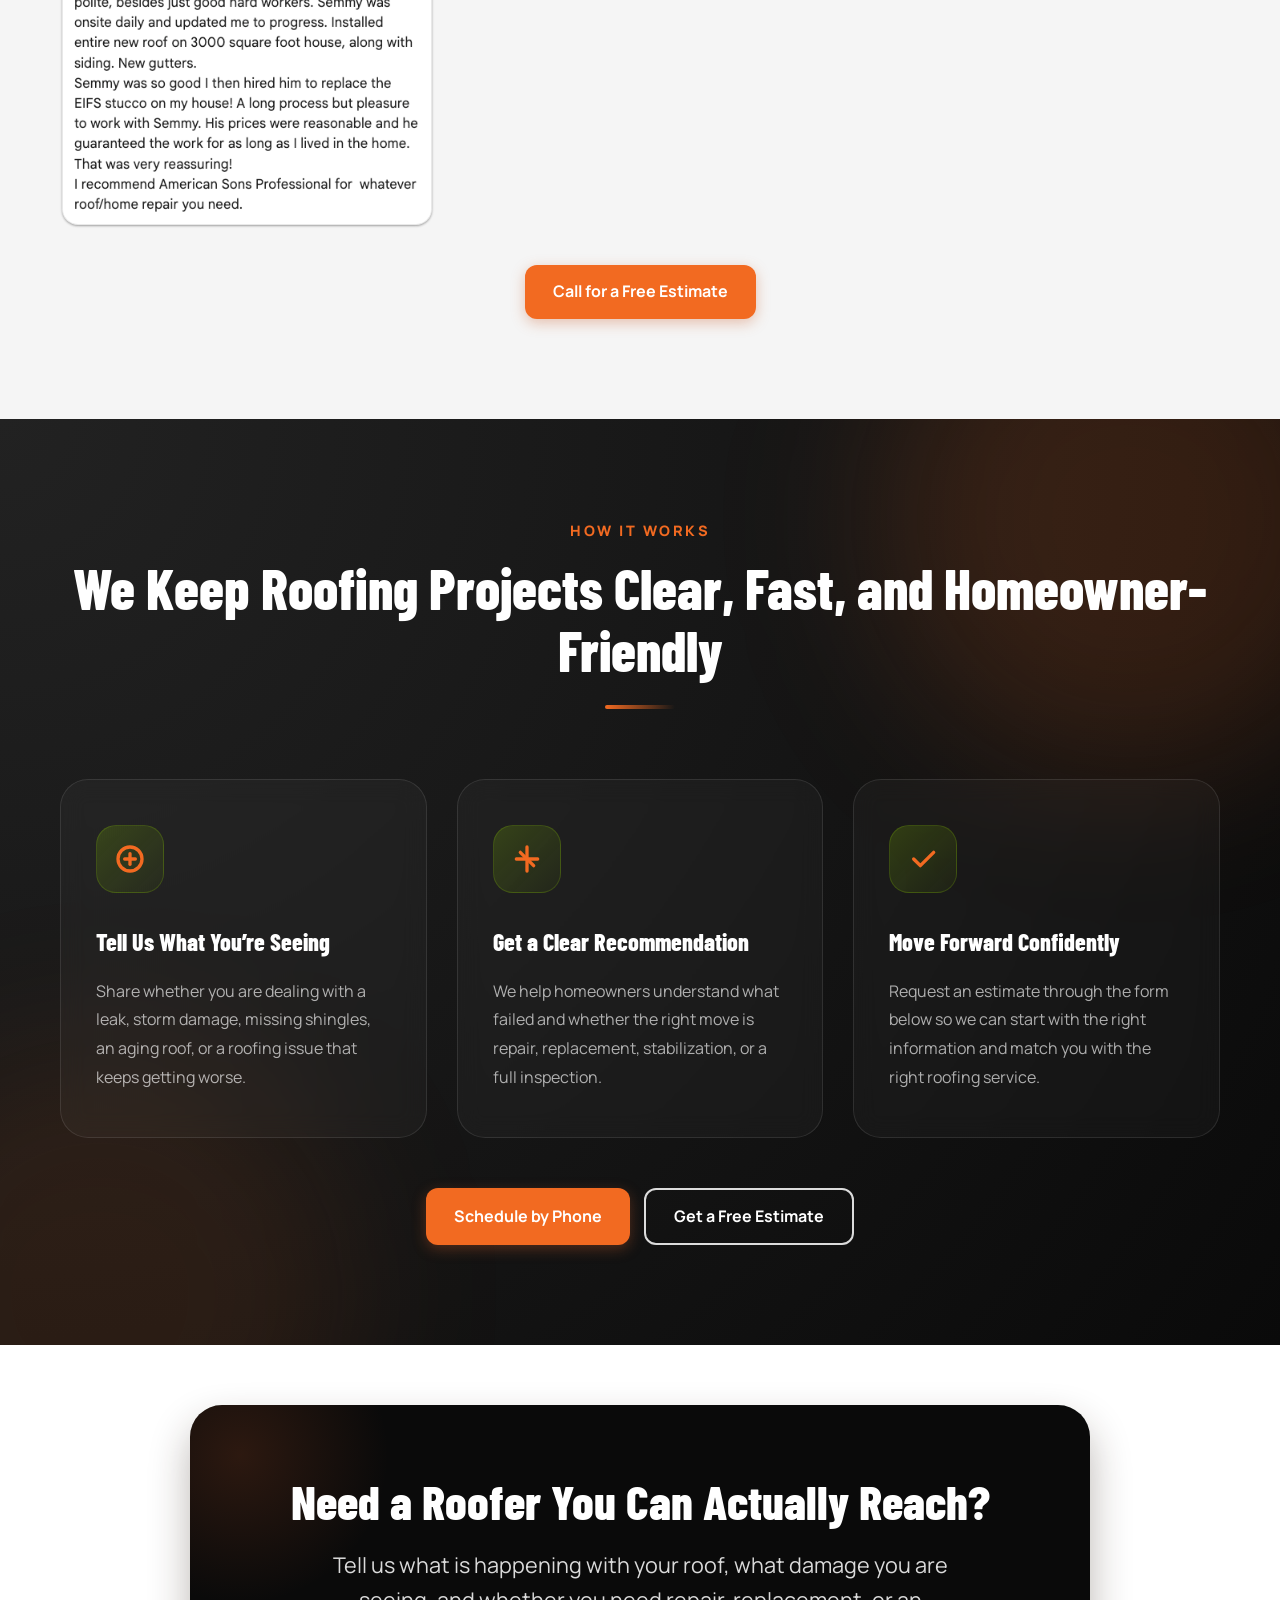
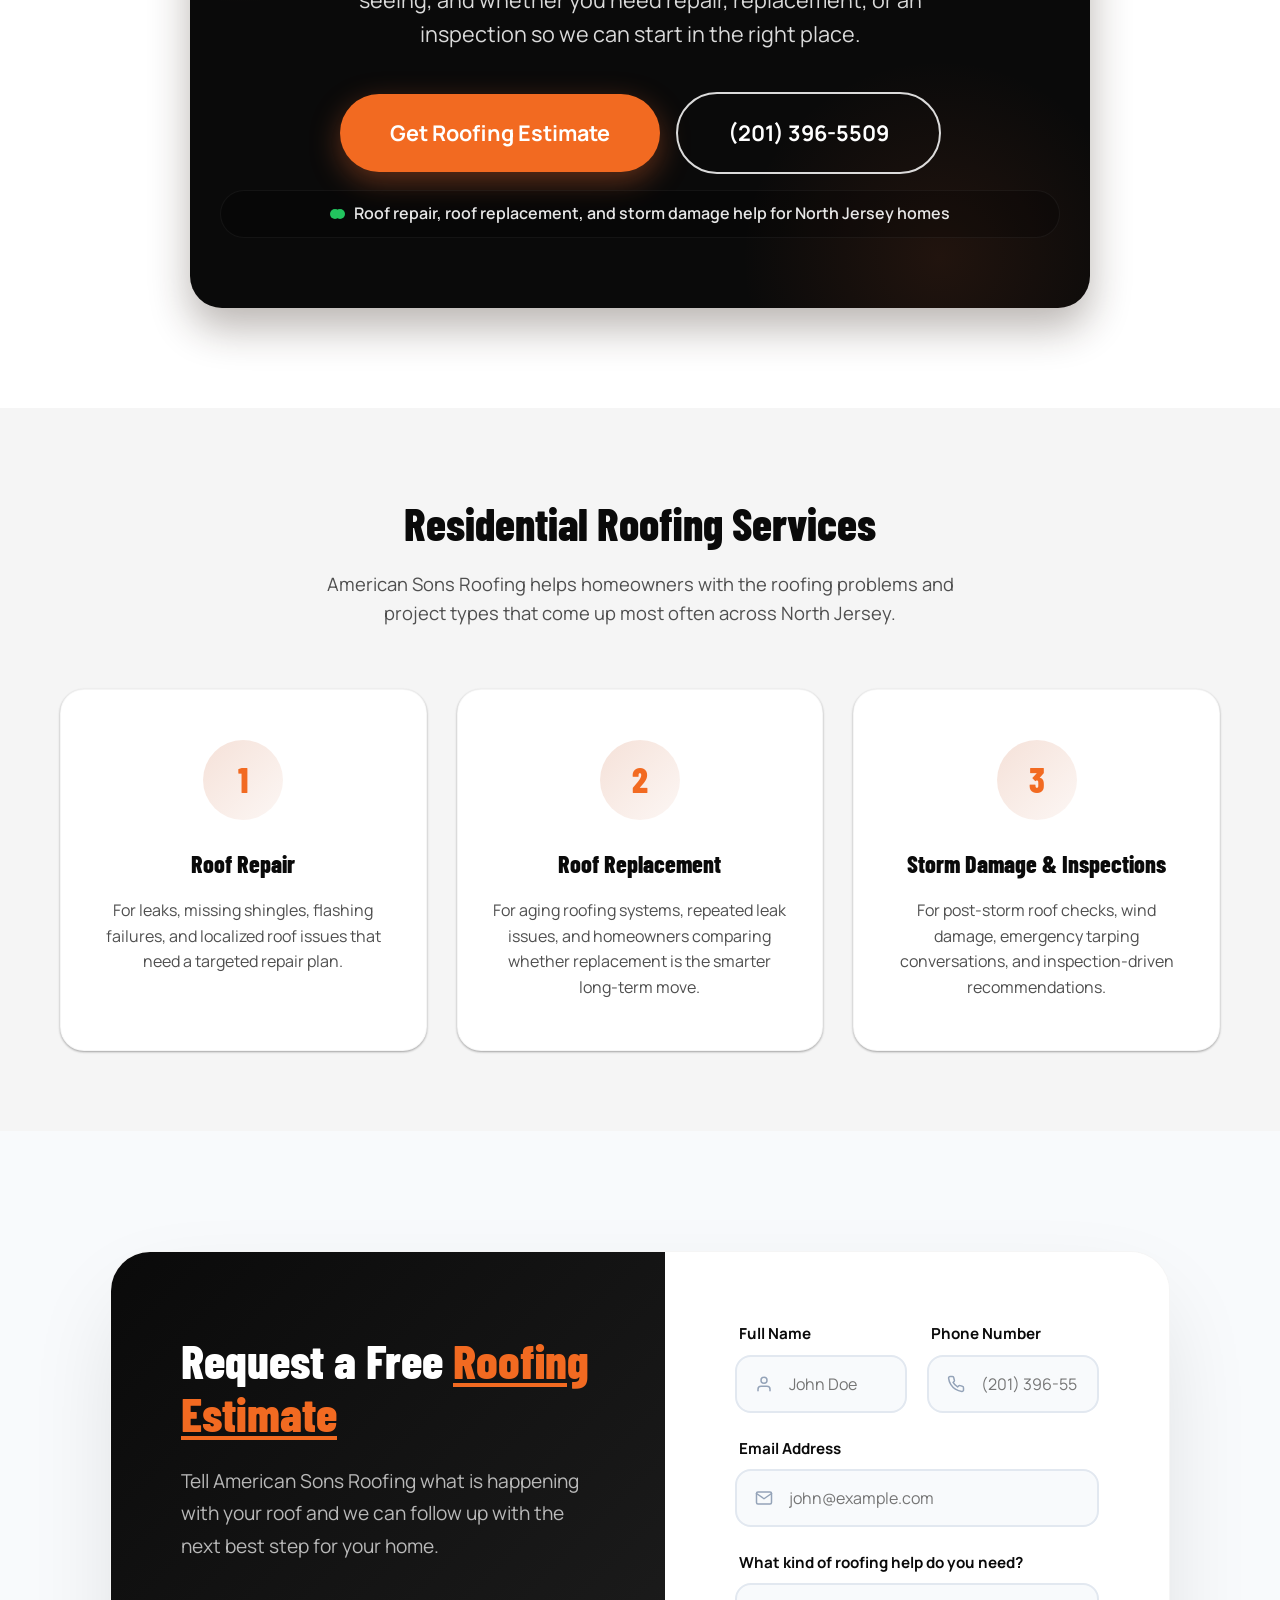
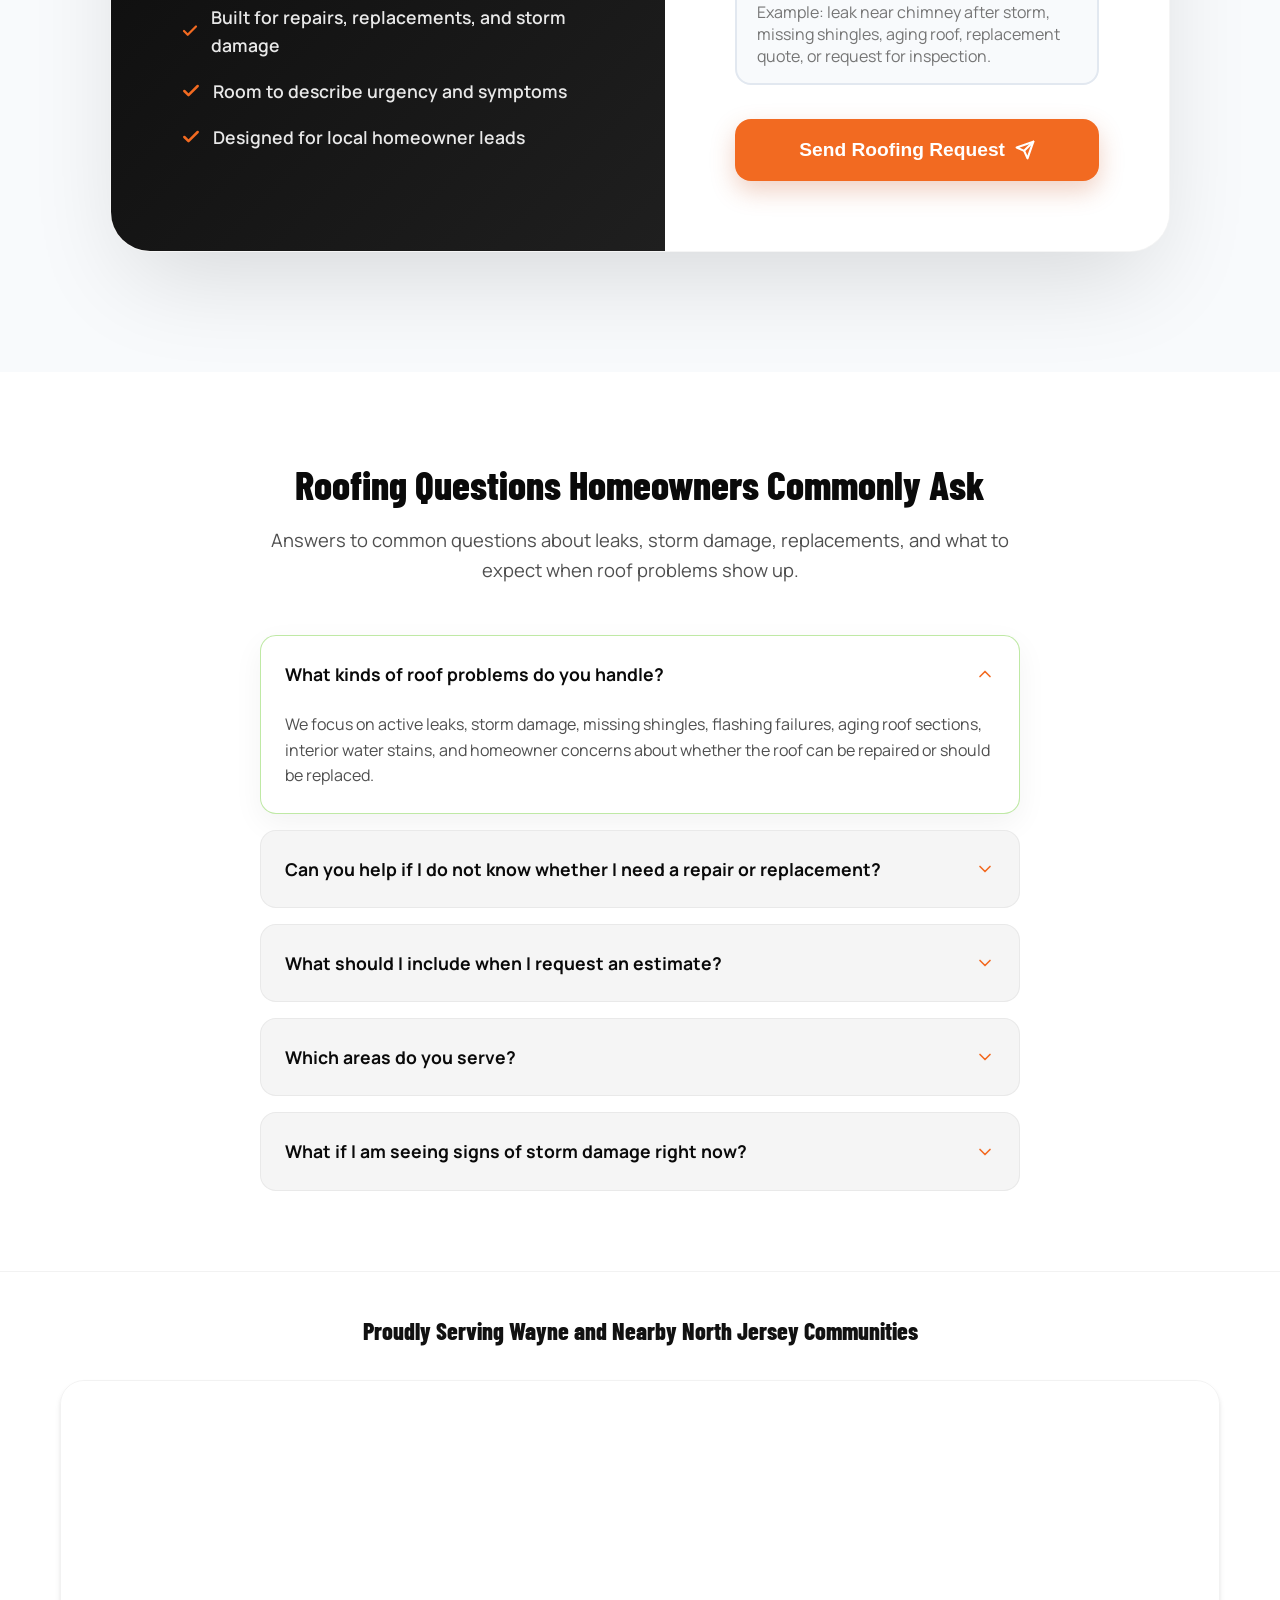
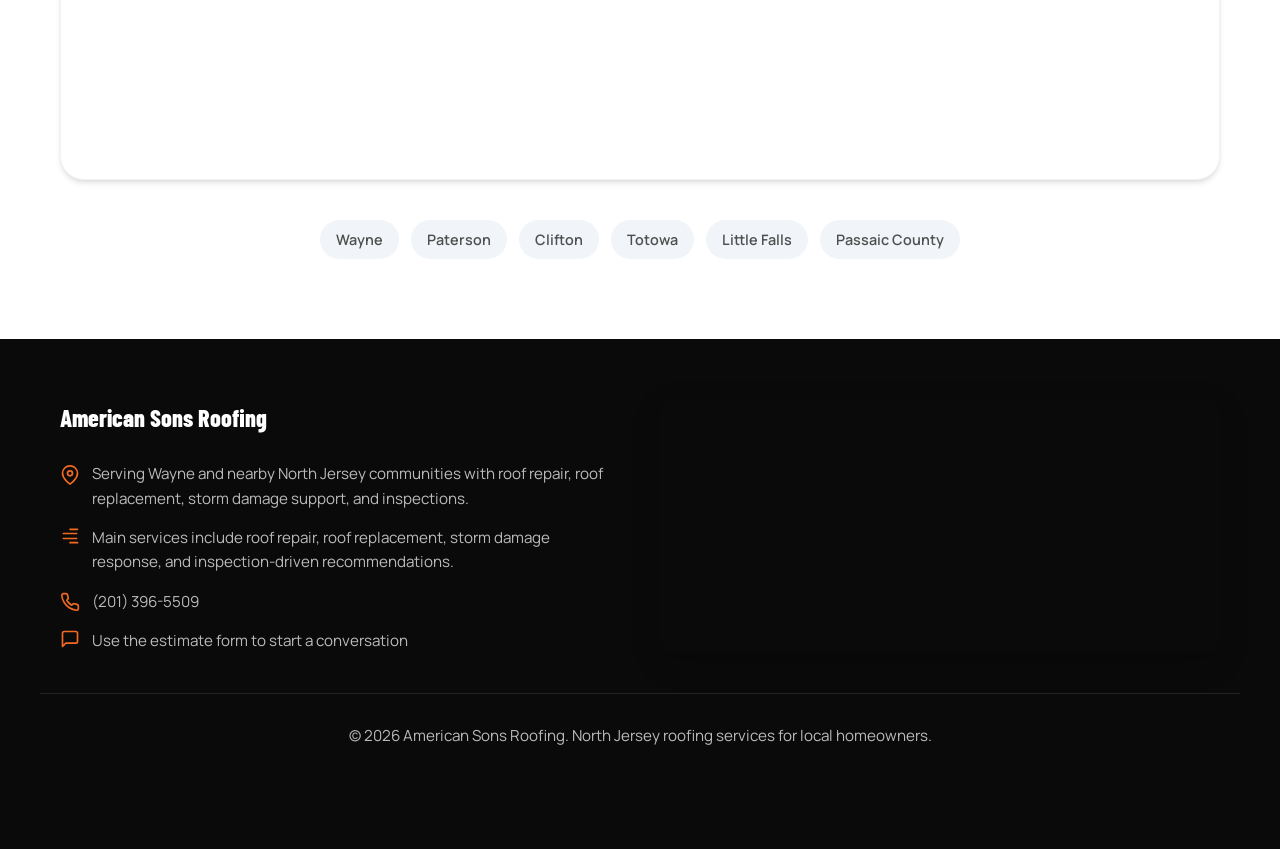
<file: roofing-company/index.html>
<!DOCTYPE html>
<html lang="en">

<head>
    <meta charset="UTF-8">
    <meta name="viewport" content="width=device-width, initial-scale=1.0">
    <!-- Google Tag Manager -->
    <script>(function(w,d,s,l,i){w[l]=w[l]||[];w[l].push({'gtm.start':
    new Date().getTime(),event:'gtm.js'});var f=d.getElementsByTagName(s)[0],
    j=d.createElement(s),dl=l!='dataLayer'?'&l='+l:'';j.async=true;j.src=
    'https://www.googletagmanager.com/gtm.js?id='+i+dl;f.parentNode.insertBefore(j,f);
    })(window,document,'script','dataLayer','GTM-ML44QQBG');</script>
    <!-- End Google Tag Manager -->
    <script>
      window.dataLayer = window.dataLayer || [];
      function gtag(){dataLayer.push(arguments);}
      function gtag_report_conversion(url) {
        var callback = function () {
          if (typeof(url) !== 'undefined') {
            window.location = url;
          }
        };
        gtag('event', 'conversion', {
          'send_to': 'AW-18182614943/FxSvCO7W9tUcEJ_fkt5D',
          'event_callback': callback,
          'event_timeout': 2000
        });
        return false;
      }
      gtag('config', 'AW-18182614943/FxSvCO7W9tUcEJ_fkt5D', {
        'phone_conversion_number': '(201) 396-5509'
      });
    </script>
    <title>Roofing Company in North Jersey | American Sons Roofing</title>
    <meta name="description"
        content="American Sons Roofing is a North Jersey roofing company offering roof repair, roof replacement, storm damage help, inspections, and honest recommendations for local homeowners.">
    <link rel="stylesheet" href="../style.css">
    <link rel="preconnect" href="https://fonts.googleapis.com">
    <link rel="preconnect" href="https://fonts.gstatic.com" crossorigin>
    <link
        href="https://fonts.googleapis.com/css2?family=Barlow+Condensed:wght@600;700;800&family=Manrope:wght@400;500;600;700;800&display=swap"
        rel="stylesheet">
    <script type="application/ld+json">
    {
      "@context": "https://schema.org",
      "@type": "RoofingContractor",
      "name": "American Sons Roofing",
      "telephone": "+12013965509",
      "areaServed": [
        {
          "@type": "City",
          "name": "Wayne"
        },
        {
          "@type": "City",
          "name": "Paterson"
        },
        {
          "@type": "City",
          "name": "Clifton"
        },
        {
          "@type": "City",
          "name": "Totowa"
        },
        {
          "@type": "City",
          "name": "Little Falls"
        }
      ],
      "address": {
        "@type": "PostalAddress",
        "addressLocality": "Wayne",
        "addressRegion": "NJ",
        "addressCountry": "US"
      },
      "serviceType": [
        "Roof repair",
        "Roof replacement",
        "Storm damage roof repair",
        "Shingle roofing",
        "Roof inspections"
      ]
    }
    </script>
</head>

<body class="roofing-landing-page">
    <header class="sticky-header">
        <div class="container header-content">
            <div class="logo">
                <img src="../americansons-logo.png" alt="American Sons Roofing logo" class="logo-img">
            </div>
            <div class="header-right">
                <div class="status-badge">
                    <span class="pulse-dot"></span>
                    Available Now
                </div>
                <a href="tel:2013965509" onclick="return gtag_report_conversion('tel:2013965509');" class="phone-link">(201) 396-5509</a>
            </div>
        </div>
    </header>

    <main>
        <section class="hero-v2">
            <div class="hero-overlay"></div>
            <img src="../roofingnewjersey.jpg" alt="American Sons Roofing crew replacing a roof in New Jersey" class="hero-bg-img">
            <div class="container hero-container">
                <div class="hero-content">
                    <p class="eyebrow">North Jersey Roofing Company</p>
                    <h1>Roofing Company You Can Trust for <span class="highlight">Repairs, Replacements &amp; Storm Damage</span></h1>
                    <ul class="hero-subtext" style="list-style: none; padding: 0; text-align: left;">
                        <li style="display: flex; align-items: center; gap: 10px; margin-bottom: 12px; text-align: left;">
                            <svg width="24" height="24" viewBox="0 0 24 24" fill="none" stroke="var(--accent)" stroke-width="3" stroke-linecap="round" stroke-linejoin="round" style="flex-shrink: 0;"><polyline points="20 6 9 17 4 12"></polyline></svg>
                            Free estimates and fast roof inspections
                        </li>
                        <li style="display: flex; align-items: center; gap: 10px; margin-bottom: 12px; text-align: left;">
                            <svg width="24" height="24" viewBox="0 0 24 24" fill="none" stroke="var(--accent)" stroke-width="3" stroke-linecap="round" stroke-linejoin="round" style="flex-shrink: 0;"><polyline points="20 6 9 17 4 12"></polyline></svg>
                            Serving Wayne and nearby North Jersey communities
                        </li>
                        <li style="display: flex; align-items: center; gap: 10px; text-align: left;">
                            <svg width="24" height="24" viewBox="0 0 24 24" fill="none" stroke="var(--accent)" stroke-width="3" stroke-linecap="round" stroke-linejoin="round" style="flex-shrink: 0;"><polyline points="20 6 9 17 4 12"></polyline></svg>
                            Clear recommendations for repair, replacement, or emergency protection
                        </li>
                    </ul>

                    <div class="hero-actions-container">
                        <a href="tel:2013965509" onclick="return gtag_report_conversion('tel:2013965509');" class="btn btn-primary btn-cta-main desktop-only">Get Your Estimate</a>
                        <a href="tel:2013965509" onclick="return gtag_report_conversion('tel:2013965509');" class="btn btn-secondary btn-cta-text desktop-only">Call (201) 396-5509</a>
                        <a href="tel:2013965509" onclick="return gtag_report_conversion('tel:2013965509');" class="btn btn-primary btn-cta-main mobile-only">Call (201) 396-5509</a>
                        <a href="sms:2013965509" class="btn btn-secondary btn-cta-text mobile-only">
                            <svg class="phone-icon" viewBox="0 0 24 24" fill="none" stroke="currentColor"
                                stroke-width="2" stroke-linecap="round" stroke-linejoin="round">
                                <path d="M21 15a2 2 0 0 1-2 2H7l-4 4V5a2 2 0 0 1 2-2h14a2 2 0 0 1 2 2z"></path>
                            </svg>
                            Text Us
                        </a>
                    </div>

                    <div style="margin-top: 8px;">
                        <a href="https://share.google/MnQl6Sqzfr0b3BNDC" target="_blank" rel="noopener noreferrer" style="display: inline-flex; align-items: center; gap: 12px; background: rgba(255, 255, 255, 0.95); padding: 10px 18px; border-radius: 50px; box-shadow: var(--shadow-md); border: 1px solid rgba(0,0,0,0.05); text-decoration: none; transition: transform 0.2s ease;">
                            <div style="width: 36px; height: 36px; background: #fff; border-radius: 50%; box-shadow: 0 2px 5px rgba(0,0,0,0.1); display: flex; align-items: center; justify-content: center; flex-shrink: 0;">
                                <svg width="20" height="20" viewBox="0 0 24 24">
                                  <path fill="#4285F4" d="M22.56 12.25c0-.78-.07-1.53-.2-2.25H12v4.26h5.92c-.26 1.37-1.04 2.53-2.21 3.31v2.77h3.57c2.08-1.92 3.28-4.74 3.28-8.09z"/>
                                  <path fill="#34A853" d="M12 23c2.97 0 5.46-.98 7.28-2.66l-3.57-2.77c-.98.66-2.23 1.06-3.71 1.06-2.86 0-5.29-1.93-6.16-4.53H2.18v2.84C3.99 20.53 7.7 23 12 23z"/>
                                  <path fill="#FBBC05" d="M5.84 14.09c-.22-.66-.35-1.36-.35-2.09s.13-1.43.35-2.09V7.07H2.18C1.43 8.55 1 10.22 1 12s.43 3.45 1.18 4.93l2.85-2.22.81-.62z"/>
                                  <path fill="#EA4335" d="M12 5.38c1.62 0 3.06.56 4.21 1.64l3.15-3.15C17.45 2.09 14.97 1 12 1 7.7 1 3.99 3.47 2.18 7.07l3.66 2.84c.87-2.6 3.3-4.53 6.16-4.53z"/>
                                </svg>
                            </div>
                            <div style="display: flex; flex-direction: column; align-items: flex-start; text-align: left;">
                                <div style="display: flex; gap: 3px; color: #FBBC04;">
                                    <svg width="16" height="16" viewBox="0 0 24 24" fill="currentColor"><path d="M12 2L15.09 8.26L22 9.27L17 14.14L18.18 21.02L12 17.77L5.82 21.02L7 14.14L2 9.27L8.91 8.26L12 2Z"/></svg>
                                    <svg width="16" height="16" viewBox="0 0 24 24" fill="currentColor"><path d="M12 2L15.09 8.26L22 9.27L17 14.14L18.18 21.02L12 17.77L5.82 21.02L7 14.14L2 9.27L8.91 8.26L12 2Z"/></svg>
                                    <svg width="16" height="16" viewBox="0 0 24 24" fill="currentColor"><path d="M12 2L15.09 8.26L22 9.27L17 14.14L18.18 21.02L12 17.77L5.82 21.02L7 14.14L2 9.27L8.91 8.26L12 2Z"/></svg>
                                    <svg width="16" height="16" viewBox="0 0 24 24" fill="currentColor"><path d="M12 2L15.09 8.26L22 9.27L17 14.14L18.18 21.02L12 17.77L5.82 21.02L7 14.14L2 9.27L8.91 8.26L12 2Z"/></svg>
                                    <svg width="16" height="16" viewBox="0 0 24 24" fill="currentColor"><path d="M12 2L15.09 8.26L22 9.27L17 14.14L18.18 21.02L12 17.77L5.82 21.02L7 14.14L2 9.27L8.91 8.26L12 2Z"/></svg>
                                </div>
                                <span style="font-size: 0.85rem; font-weight: 700; color: var(--text-main); margin-top: 2px;">5.0/5.0 <span style="font-weight: 500; color: var(--text-light);">Google Rating</span></span>
                                <span style="font-size: 0.78rem; font-weight: 700; color: var(--text-light); margin-top: 2px;">50+ Reviews</span>
                            </div>
                        </a>
                    </div>

                    <div class="hero-availability-widget desktop-only" style="margin-top: 16px;">
                        <div style="display: inline-flex; align-items: center; gap: 10px; background: rgba(255, 255, 255, 0.96); padding: 10px 20px; border-radius: 50px; box-shadow: var(--shadow-sm); border: 1px solid rgba(0,0,0,0.05);">
                            <span class="pulse-dot" style="width: 10px; height: 10px;"></span>
                            <span style="font-size: 0.95rem; font-weight: 700; color: var(--text-main);">Same-day roof evaluations and free estimates for North Jersey homeowners</span>
                        </div>
                    </div>
                </div>
                <div class="hero-form-card desktop-only">
                    <div class="hero-form-shell">
                        <div class="hero-form-top">
                            <p class="hero-form-eyebrow">Free Roofing Estimate</p>
                            <h2>Get in Touch for a Roof Inspection</h2>
                            <p>Tell us what is happening with your roof and our team will follow up quickly with the right next step.</p>
                        </div>
                        <form data-lead-form data-netlify="true" name="roofing-homepage-quote" class="premium-form hero-form">
                            <input type="hidden" name="form-name" value="roofing-homepage-quote">
                            <div class="input-field">
                                <label for="hero-name">Full Name</label>
                                <div class="input-wrapper">
                                    <input type="text" id="hero-name" name="name" placeholder="Your name" required>
                                    <svg class="input-icon" width="18" height="18" fill="none" stroke="currentColor" viewBox="0 0 24 24">
                                        <path stroke-linecap="round" stroke-linejoin="round" stroke-width="2" d="M16 14a4 4 0 1 0-8 0m8 0a4 4 0 1 1-8 0m8 0v1a2 2 0 0 1-2 2H10a2 2 0 0 1-2-2v-1"></path>
                                    </svg>
                                </div>
                            </div>
                            <div class="input-field">
                                <label for="hero-phone">Phone Number</label>
                                <div class="input-wrapper">
                                    <input type="tel" id="hero-phone" name="phone" placeholder="(201) 396-5509" required>
                                    <svg class="input-icon" width="18" height="18" fill="none" stroke="currentColor" viewBox="0 0 24 24">
                                        <path stroke-linecap="round" stroke-linejoin="round" stroke-width="2" d="M3 5a2 2 0 0 1 2-2h3.28a2 2 0 0 1 1.9 1.37l1.1 3.31a2 2 0 0 1-.45 2.05l-1.6 1.6a16 16 0 0 0 6.51 6.51l1.6-1.6a2 2 0 0 1 2.05-.45l3.31 1.1A2 2 0 0 1 21 18.72V22a2 2 0 0 1-2 2h-1C9.16 24 0 14.84 0 3V2a2 2 0 0 1 2-2h1z"></path>
                                    </svg>
                                </div>
                            </div>
                            <div class="input-field">
                                <label for="hero-needs">What kind of roofing help do you need?</label>
                                <textarea id="hero-needs" name="needs" rows="4" placeholder="Leak, missing shingles, storm damage, aging roof, replacement quote, or inspection request" required></textarea>
                            </div>
                            <button type="submit" class="btn btn-primary submit-btn-v2 hero-submit-btn">Get Roofing Estimate</button>
                        </form>
                    </div>
                </div>
            </div>
        </section>

        <section class="team-gallery" style="background: var(--white); padding: 70px 0;">
            <div class="container">
                <div class="section-header" style="margin-bottom: 40px;">
                    <h2>See the American Sons Roofing Crew on Real Residential Roofing Projects</h2>
                </div>
                <div class="team-grid">
                    <div class="team-item">
                        <img src="../americansons-gallery-1.webp" alt="American Sons Roofing work van in Wayne NJ" style="position: absolute; top: 0; left: 0; width: 100%; height: 100%; object-fit: cover;">
                    </div>
                    <div class="team-item">
                        <img src="../americansons-gallery-2.webp" alt="American Sons Roofing crew installing shingles" style="position: absolute; top: 0; left: 0; width: 100%; height: 100%; object-fit: cover;">
                    </div>
                    <div class="team-item">
                        <img src="../americansons-gallery-3.webp" alt="American Sons Roofing crew preparing roof underlayment" style="position: absolute; top: 0; left: 0; width: 100%; height: 100%; object-fit: cover;">
                    </div>
                    <div class="team-item">
                        <img src="../americansons-gallery-4.webp" alt="American Sons Roofing residential roof project in progress" style="position: absolute; top: 0; left: 0; width: 100%; height: 100%; object-fit: cover;">
                    </div>
                    <div class="team-item">
                        <img src="../americansons-gallery-5.webp" alt="American Sons Roofing crew working on a steep roof" style="position: absolute; top: 0; left: 0; width: 100%; height: 100%; object-fit: cover;">
                    </div>
                    <div class="team-item">
                        <img src="../americansons-gallery-6.webp" alt="American Sons Roofing roof replacement project on an orange home" style="position: absolute; top: 0; left: 0; width: 100%; height: 100%; object-fit: cover;">
                    </div>
                    <div class="team-item">
                        <img src="../americansons-gallery-7.webp" alt="American Sons Roofing crew replacing roof decking" style="position: absolute; top: 0; left: 0; width: 100%; height: 100%; object-fit: cover;">
                    </div>
                    <div class="team-item">
                        <img src="../americansons-gallery-8.webp" alt="American Sons Roofing crew working on exterior siding and roof repairs" style="position: absolute; top: 0; left: 0; width: 100%; height: 100%; object-fit: cover;">
                    </div>
                </div>
            </div>
        </section>

        <section class="owner-intro">
            <div class="container split-50">
                <div class="owner-image-box">
                    <img src="../americansons-gallery-2.webp" alt="American Sons Roofing crew member installing shingles" class="owner-img">
                    <div class="owner-badge">
                        <span class="badge-title">Repair-First</span>
                        <span class="badge-name">Local Team</span>
                    </div>
                </div>
                <div class="owner-text-box">
                    <p class="owner-subtitle">Roof Repair Before Roof Replacement</p>
                    <h2 class="owner-title">A Roofing Company Focused on Straight Answers and Quality Work</h2>
                    <div class="owner-blurb">
                        <p><strong>If your roof is leaking, aging, or showing storm wear, you need a roofer who will explain the problem clearly.</strong> We inspect the issue, show you what failed, and help you understand whether a focused repair, a larger replacement, or short-term protection makes the most sense.</p>
                        <p>That means speaking plainly about shingles, flashing, ventilation, decking concerns, and active leaks while keeping the process straightforward for homeowners across Wayne and the surrounding North Jersey area.</p>
                    </div>
                    <div class="owner-cta">
                        <a href="tel:2013965509" onclick="return gtag_report_conversion('tel:2013965509');" class="btn btn-primary">Call for an Inspection</a>
                    </div>
                </div>
            </div>
        </section>

        <section id="reviews" class="reviews">
            <div class="container">
                <div class="section-header" style="display: flex; flex-direction: column; align-items: center;">
                    <h2>Why Homeowners Choose American Sons Roofing</h2>
                    <a href="https://share.google/MnQl6Sqzfr0b3BNDC" target="_blank" rel="noopener noreferrer" style="display: inline-flex; align-items: center; gap: 12px; background: rgba(255, 255, 255, 0.95); padding: 10px 18px; border-radius: 50px; box-shadow: var(--shadow-md); border: 1px solid rgba(0,0,0,0.05); margin-top: 15px; text-decoration: none;">
                        <div style="width: 36px; height: 36px; background: #fff; border-radius: 50%; box-shadow: 0 2px 5px rgba(0,0,0,0.1); display: flex; align-items: center; justify-content: center; flex-shrink: 0;">
                            <svg width="20" height="20" viewBox="0 0 24 24">
                              <path fill="#4285F4" d="M22.56 12.25c0-.78-.07-1.53-.2-2.25H12v4.26h5.92c-.26 1.37-1.04 2.53-2.21 3.31v2.77h3.57c2.08-1.92 3.28-4.74 3.28-8.09z"/>
                              <path fill="#34A853" d="M12 23c2.97 0 5.46-.98 7.28-2.66l-3.57-2.77c-.98.66-2.23 1.06-3.71 1.06-2.86 0-5.29-1.93-6.16-4.53H2.18v2.84C3.99 20.53 7.7 23 12 23z"/>
                              <path fill="#FBBC05" d="M5.84 14.09c-.22-.66-.35-1.36-.35-2.09s.13-1.43.35-2.09V7.07H2.18C1.43 8.55 1 10.22 1 12s.43 3.45 1.18 4.93l2.85-2.22.81-.62z"/>
                              <path fill="#EA4335" d="M12 5.38c1.62 0 3.06.56 4.21 1.64l3.15-3.15C17.45 2.09 14.97 1 12 1 7.7 1 3.99 3.47 2.18 7.07l3.66 2.84c.87-2.6 3.3-4.53 6.16-4.53z"/>
                            </svg>
                        </div>
                        <div style="display: flex; flex-direction: column; align-items: flex-start; text-align: left;">
                            <div style="display: flex; gap: 3px; color: #FBBC04;">
                                <svg width="16" height="16" viewBox="0 0 24 24" fill="currentColor"><path d="M12 2L15.09 8.26L22 9.27L17 14.14L18.18 21.02L12 17.77L5.82 21.02L7 14.14L2 9.27L8.91 8.26L12 2Z"/></svg>
                                <svg width="16" height="16" viewBox="0 0 24 24" fill="currentColor"><path d="M12 2L15.09 8.26L22 9.27L17 14.14L18.18 21.02L12 17.77L5.82 21.02L7 14.14L2 9.27L8.91 8.26L12 2Z"/></svg>
                                <svg width="16" height="16" viewBox="0 0 24 24" fill="currentColor"><path d="M12 2L15.09 8.26L22 9.27L17 14.14L18.18 21.02L12 17.77L5.82 21.02L7 14.14L2 9.27L8.91 8.26L12 2Z"/></svg>
                                <svg width="16" height="16" viewBox="0 0 24 24" fill="currentColor"><path d="M12 2L15.09 8.26L22 9.27L17 14.14L18.18 21.02L12 17.77L5.82 21.02L7 14.14L2 9.27L8.91 8.26L12 2Z"/></svg>
                                <svg width="16" height="16" viewBox="0 0 24 24" fill="currentColor"><path d="M12 2L15.09 8.26L22 9.27L17 14.14L18.18 21.02L12 17.77L5.82 21.02L7 14.14L2 9.27L8.91 8.26L12 2Z"/></svg>
                            </div>
                            <span style="font-size: 0.85rem; font-weight: 700; color: var(--text-main); margin-top: 2px;">5.0/5.0 <span style="font-weight: 500; color: var(--text-light);">Google Rating</span></span>
                            <span style="font-size: 0.78rem; font-weight: 700; color: var(--text-light); margin-top: 2px;">50+ Reviews</span>
                        </div>
                    </a>
                </div>

                <div class="reviews-grid-v2">
                    <a href="https://share.google/MnQl6Sqzfr0b3BNDC" target="_blank" rel="noopener noreferrer">
                        <img src="../review-americansons-1.png" alt="American Sons Roofing Google Review from Naiomy" class="review-img-v2">
                    </a>
                    <a href="https://share.google/MnQl6Sqzfr0b3BNDC" target="_blank" rel="noopener noreferrer">
                        <img src="../review-americansons-2.png" alt="American Sons Roofing Google Review from Jayden Kennedy" class="review-img-v2">
                    </a>
                    <a href="https://share.google/MnQl6Sqzfr0b3BNDC" target="_blank" rel="noopener noreferrer">
                        <img src="../review-americansons-3.png" alt="American Sons Roofing Google Review from Dardan Beqiri" class="review-img-v2">
                    </a>
                    <a href="https://share.google/MnQl6Sqzfr0b3BNDC" target="_blank" rel="noopener noreferrer">
                        <img src="../review-americansons-4.png" alt="American Sons Roofing Google Review from Ilir Shakiri" class="review-img-v2">
                    </a>
                    <a href="https://share.google/MnQl6Sqzfr0b3BNDC" target="_blank" rel="noopener noreferrer">
                        <img src="../review-americansons-5.png" alt="American Sons Roofing Google Review from Gjebar Beqiri" class="review-img-v2">
                    </a>
                    <a href="https://share.google/MnQl6Sqzfr0b3BNDC" target="_blank" rel="noopener noreferrer">
                        <img src="../review-americansons-6.png" alt="American Sons Roofing Google Review from Sebastian Lopez" class="review-img-v2">
                    </a>
                </div>

                <div style="display: flex; flex-wrap: wrap; justify-content: center; gap: 14px; margin-top: 40px; margin-bottom: 20px;">
                    <a href="tel:2013965509" onclick="return gtag_report_conversion('tel:2013965509');" class="btn btn-primary" id="reviews-call-btn">Call for a Free Estimate</a>
                    <a href="#services" class="btn btn-secondary desktop-only" id="reviews-text-btn" style="border-color: var(--primary); color: var(--primary);">Explore Services</a>
                </div>
            </div>
        </section>

        <section class="why-pick-v3">
            <div class="blob-1"></div>
            <div class="blob-2"></div>

            <div class="container" style="position: relative; z-index: 2;">
                <div class="section-header-v3">
                    <p class="subtitle-v3">How It Works</p>
                    <h2 class="title-v3">We Keep Roofing Projects Clear, Fast, and Homeowner-Friendly</h2>
                    <div class="divider-v3"></div>
                </div>

                <div class="feature-grid-v3">
                    <div class="feature-card-v3 reveal">
                        <div class="icon-box-v3">
                            <svg width="32" height="32" viewBox="0 0 24 24" fill="none" stroke="var(--accent)" stroke-width="2.5" stroke-linecap="round" stroke-linejoin="round">
                                <path d="M8 12h8"></path><path d="M12 8v8"></path><circle cx="12" cy="12" r="9"></circle>
                            </svg>
                        </div>
                        <h3 class="card-title-v3">Tell Us What You’re Seeing</h3>
                        <p class="card-text-v3">Share whether you are dealing with a leak, storm damage, missing shingles, an aging roof, or a roofing issue that keeps getting worse.</p>
                        <div class="card-glow-v3"></div>
                    </div>

                    <div class="feature-card-v3 reveal" style="transition-delay: 0.1s;">
                        <div class="icon-box-v3">
                            <svg width="32" height="32" viewBox="0 0 24 24" fill="none" stroke="var(--accent)" stroke-width="2.5" stroke-linecap="round" stroke-linejoin="round">
                                <path d="M12 3v18"></path><path d="M4 12h16"></path><path d="M7 7l10 10"></path>
                            </svg>
                        </div>
                        <h3 class="card-title-v3">Get a Clear Recommendation</h3>
                        <p class="card-text-v3">We help homeowners understand what failed and whether the right move is repair, replacement, stabilization, or a full inspection.</p>
                        <div class="card-glow-v3"></div>
                    </div>

                    <div class="feature-card-v3 reveal" style="transition-delay: 0.2s;">
                        <div class="icon-box-v3">
                            <svg width="32" height="32" viewBox="0 0 24 24" fill="none" stroke="var(--accent)" stroke-width="2.5" stroke-linecap="round" stroke-linejoin="round">
                                <path d="M5 12l5 5L20 7"></path>
                            </svg>
                        </div>
                        <h3 class="card-title-v3">Move Forward Confidently</h3>
                        <p class="card-text-v3">Request an estimate through the form below so we can start with the right information and match you with the right roofing service.</p>
                        <div class="card-glow-v3"></div>
                    </div>
                </div>

                <div style="display: flex; flex-wrap: wrap; justify-content: center; gap: 14px; margin-top: 50px;">
                    <a href="tel:2013965509" onclick="return gtag_report_conversion('tel:2013965509');" class="btn btn-primary" id="why-pick-call-btn">Schedule by Phone</a>
                    <a href="#quote-form" class="btn btn-secondary" id="why-pick-text-btn">Get a Free Estimate</a>
                </div>
            </div>
        </section>

        <section class="final-cta" style="padding: 60px 20px 100px;">
            <div class="container" style="background: var(--primary); border-radius: 32px; padding: 70px 30px; text-align: center; box-shadow: 0 20px 40px rgba(43, 28, 20, 0.32); position: relative; overflow: hidden; max-width: 900px; margin: 0 auto;">
                <div style="position: absolute; top: -100px; left: -100px; width: 300px; height: 300px; background: radial-gradient(circle, rgba(201, 91, 43, 0.18) 0%, transparent 70%); border-radius: 50%; pointer-events: none;"></div>
                <div style="position: absolute; bottom: -150px; right: -50px; width: 400px; height: 400px; background: radial-gradient(circle, rgba(201, 91, 43, 0.12) 0%, transparent 70%); border-radius: 50%; pointer-events: none;"></div>

                <h2 style="color: var(--white); position: relative; z-index: 2; line-height: 1.1;">Need a Roofer You Can Actually Reach?</h2>
                <p style="color: rgba(255, 255, 255, 0.85); position: relative; z-index: 2; max-width: 650px; margin: 0 auto 40px auto; font-size: 1.35rem;">Tell us what is happening with your roof, what damage you are seeing, and whether you need repair, replacement, or an inspection so we can start in the right place.</p>

                <div style="position: relative; z-index: 2; display: flex; flex-wrap: wrap; align-items: center; justify-content: center; gap: 16px;">
                    <a href="#quote-form" class="btn btn-primary btn-large desktop-only" id="final-call-btn" style="padding: 22px 50px; border-radius: 50px; display: inline-flex; align-items: center; gap: 16px; box-shadow: 0 10px 30px rgba(201, 91, 43, 0.45); font-size: 1.35rem;">
                        Get Roofing Estimate
                    </a>
                    <a href="tel:2013965509" onclick="return gtag_report_conversion('tel:2013965509');" class="btn btn-secondary desktop-only" id="final-text-btn" style="padding: 22px 50px; border-radius: 50px; display: inline-flex; align-items: center; gap: 16px; font-size: 1.35rem;">
                        (201) 396-5509
                    </a>
                    <a href="tel:2013965509" onclick="return gtag_report_conversion('tel:2013965509');" class="btn btn-primary btn-large mobile-only" id="final-call-btn-mobile" style="padding: 22px 50px; border-radius: 50px; display: inline-flex; align-items: center; gap: 16px; box-shadow: 0 10px 30px rgba(201, 91, 43, 0.45); font-size: 1.35rem;">
                        Call (201) 396-5509
                    </a>
                    <a href="#services" class="btn btn-secondary mobile-only" id="final-text-btn-mobile" style="padding: 22px 50px; border-radius: 50px; display: inline-flex; align-items: center; gap: 16px; font-size: 1.35rem;">
                        Review Services
                    </a>

                    <div style="width: 100%; display: flex; align-items: center; gap: 10px; justify-content: center; background: rgba(0, 0, 0, 0.22); padding: 10px 20px; border-radius: 50px; border: 1px solid rgba(255,255,255,0.05);">
                        <span class="pulse-dot" style="width: 10px; height: 10px; margin-right: 4px;"></span>
                        <span style="font-size: 1rem; font-weight: 600; color: rgba(255, 255, 255, 0.9);">Roof repair, roof replacement, and storm damage help for North Jersey homes</span>
                    </div>
                </div>
            </div>
        </section>

        <section id="services" class="process" style="padding: 80px 0; background: var(--bg-light);">
            <div class="container">
                <div class="section-header" style="text-align: center; margin-bottom: 60px;">
                    <h2 style="font-size: 2.8rem; color: var(--primary);">Residential Roofing Services</h2>
                    <p style="color: var(--text-light); font-size: 1.15rem; max-width: 680px; margin: 10px auto 0;">American Sons Roofing helps homeowners with the roofing problems and project types that come up most often across North Jersey.</p>
                </div>

                <div style="display: grid; grid-template-columns: repeat(auto-fit, minmax(300px, 1fr)); gap: 30px; position: relative;">
                    <div style="background: var(--white); padding: 50px 30px; border-radius: 24px; text-align: center; box-shadow: var(--shadow-sm); border: 1px solid rgba(0,0,0,0.04); transition: transform 0.3s ease;">
                        <div style="width: 80px; height: 80px; background: linear-gradient(135deg, rgba(201, 91, 43, 0.18), rgba(201, 91, 43, 0.05)); color: var(--accent); border-radius: 50%; display: flex; align-items: center; justify-content: center; font-size: 2.2rem; margin: 0 auto 25px; font-weight: 800; font-family: 'Barlow Condensed', sans-serif;">1</div>
                        <h3 style="font-size: 1.5rem; margin-bottom: 15px; color: var(--primary);">Roof Repair</h3>
                        <p style="color: var(--text-light); line-height: 1.6;">For leaks, missing shingles, flashing failures, and localized roof issues that need a targeted repair plan.</p>
                    </div>

                    <div style="background: var(--white); padding: 50px 30px; border-radius: 24px; text-align: center; box-shadow: var(--shadow-sm); border: 1px solid rgba(0,0,0,0.04); transition: transform 0.3s ease;">
                        <div style="width: 80px; height: 80px; background: linear-gradient(135deg, rgba(201, 91, 43, 0.18), rgba(201, 91, 43, 0.05)); color: var(--accent); border-radius: 50%; display: flex; align-items: center; justify-content: center; font-size: 2.2rem; margin: 0 auto 25px; font-weight: 800; font-family: 'Barlow Condensed', sans-serif;">2</div>
                        <h3 style="font-size: 1.5rem; margin-bottom: 15px; color: var(--primary);">Roof Replacement</h3>
                        <p style="color: var(--text-light); line-height: 1.6;">For aging roofing systems, repeated leak issues, and homeowners comparing whether replacement is the smarter long-term move.</p>
                    </div>

                    <div style="background: var(--white); padding: 50px 30px; border-radius: 24px; text-align: center; box-shadow: var(--shadow-sm); border: 1px solid rgba(0,0,0,0.04); transition: transform 0.3s ease;">
                        <div style="width: 80px; height: 80px; background: linear-gradient(135deg, rgba(201, 91, 43, 0.18), rgba(201, 91, 43, 0.05)); color: var(--accent); border-radius: 50%; display: flex; align-items: center; justify-content: center; font-size: 2.2rem; margin: 0 auto 25px; font-weight: 800; font-family: 'Barlow Condensed', sans-serif;">3</div>
                        <h3 style="font-size: 1.5rem; margin-bottom: 15px; color: var(--primary);">Storm Damage &amp; Inspections</h3>
                        <p style="color: var(--text-light); line-height: 1.6;">For post-storm roof checks, wind damage, emergency tarping conversations, and inspection-driven recommendations.</p>
                    </div>
                </div>
            </div>
        </section>

        <section id="quote-form" class="quote-form-section-v2">
            <div class="container container-medium">
                <div class="form-wrapper-v2">
                    <div class="form-grid-v2">
                        <div class="form-content-v2">
                            <span class="form-tag">North Jersey Roofing Leads</span>
                            <h2 class="form-title">Request a Free <span class="highlight">Roofing Estimate</span></h2>
                            <p class="form-description">Tell American Sons Roofing what is happening with your roof and we can follow up with the next best step for your home.</p>

                            <ul class="form-perks">
                                <li>
                                    <svg width="20" height="20" viewBox="0 0 24 24" fill="none" stroke="var(--accent)" stroke-width="3" stroke-linecap="round" stroke-linejoin="round"><polyline points="20 6 9 17 4 12"></polyline></svg>
                                    Built for repairs, replacements, and storm damage
                                </li>
                                <li>
                                    <svg width="20" height="20" viewBox="0 0 24 24" fill="none" stroke="var(--accent)" stroke-width="3" stroke-linecap="round" stroke-linejoin="round"><polyline points="20 6 9 17 4 12"></polyline></svg>
                                    Room to describe urgency and symptoms
                                </li>
                                <li>
                                    <svg width="20" height="20" viewBox="0 0 24 24" fill="none" stroke="var(--accent)" stroke-width="3" stroke-linecap="round" stroke-linejoin="round"><polyline points="20 6 9 17 4 12"></polyline></svg>
                                    Designed for local homeowner leads
                                </li>
                            </ul>
                        </div>

                        <div class="form-container-v2">
                            <form id="lead-form" data-lead-form data-netlify="true" name="roofing-homepage-quote" class="premium-form">
                                <input type="hidden" name="form-name" value="roofing-homepage-quote">
                                <div class="input-row">
                                    <div class="input-field">
                                        <label for="name">Full Name</label>
                                        <div class="input-wrapper">
                                            <svg class="input-icon" width="18" height="18" viewBox="0 0 24 24" fill="none" stroke="currentColor" stroke-width="2" stroke-linecap="round" stroke-linejoin="round"><path d="M20 21v-2a4 4 0 0 0-4-4H8a4 4 0 0 0-4 4v2"></path><circle cx="12" cy="7" r="4"></circle></svg>
                                            <input type="text" id="name" name="name" required placeholder="John Doe">
                                        </div>
                                    </div>
                                    <div class="input-field">
                                        <label for="phone">Phone Number</label>
                                        <div class="input-wrapper">
                                            <svg class="input-icon" width="18" height="18" viewBox="0 0 24 24" fill="none" stroke="currentColor" stroke-width="2" stroke-linecap="round" stroke-linejoin="round"><path d="M22 16.92v3a2 2 0 0 1-2.18 2 19.79 19.79 0 0 1-8.63-3.07 19.5 19.5 0 0 1-6-6 19.79 19.79 0 0 1-3.07-8.67A2 2 0 0 1 4.11 2h3a2 2 0 0 1 2 1.72 12.84 12.84 0 0 0 .7 2.81 2 2 0 0 1-.45 2.11L8.09 9.91a16 16 0 0 0 6 6l1.27-1.27a2 2 0 0 1 2.11-.45 12.84 12.84 0 0 0 2.81.7A2 2 0 0 1 22 16.92z"></path></svg>
                                            <input type="tel" id="phone" name="phone" required placeholder="(201) 396-5509">
                                        </div>
                                    </div>
                                </div>
                                <div class="input-field">
                                    <label for="email">Email Address</label>
                                    <div class="input-wrapper">
                                        <svg class="input-icon" width="18" height="18" viewBox="0 0 24 24" fill="none" stroke="currentColor" stroke-width="2" stroke-linecap="round" stroke-linejoin="round"><path d="M4 4h16c1.1 0 2 .9 2 2v12c0 1.1-.9 2-2 2H4c-1.1 0-2-.9-2-2V6c0-1.1.9-2 2-2z"></path><polyline points="22,6 12,13 2,6"></polyline></svg>
                                        <input type="email" id="email" name="email" required placeholder="john@example.com">
                                    </div>
                                </div>
                                <div class="input-field">
                                    <label for="needs">What kind of roofing help do you need?</label>
                                    <div class="input-wrapper">
                                        <textarea id="needs" name="needs" rows="3" required placeholder="Example: leak near chimney after storm, missing shingles, aging roof, replacement quote, or request for inspection."></textarea>
                                    </div>
                                </div>
                                <button type="submit" class="btn btn-primary submit-btn-v2">
                                    <span>Send Roofing Request</span>
                                    <svg width="20" height="20" viewBox="0 0 24 24" fill="none" stroke="currentColor" stroke-width="2.5" stroke-linecap="round" stroke-linejoin="round"><line x1="22" y1="2" x2="11" y2="13"></line><polygon points="22 2 15 22 11 13 2 9 22 2"></polygon></svg>
                                </button>
                            </form>
                        </div>
                    </div>
                </div>
            </div>
        </section>

        <div id="success-modal" class="modal">
            <div class="modal-content">
                <div class="modal-header">
                    <span class="close-modal">&times;</span>
                </div>
                <div class="modal-body" style="text-align: center; padding: 20px 10px 40px;">
                    <div class="success-icon">✓</div>
                    <h3 style="font-size: 2rem; color: var(--primary); margin-bottom: 15px;">Request Received</h3>
                    <p style="font-size: 1.15rem; color: var(--text-light); line-height: 1.6; max-width: 420px; margin: 0 auto 30px;">Thanks for reaching out. Your estimate request has been sent and someone can follow up with the next step shortly.</p>
                    <button class="btn btn-primary close-modal-btn" style="width: 100%; border-radius: 50px; padding: 15px;">Close</button>
                </div>
            </div>
        </div>

        <section id="faq" class="faq-section" style="padding: 80px 0; background: var(--white);">
            <div class="container" style="max-width: 800px;">
                <div class="section-header" style="text-align: center; margin-bottom: 50px;">
                    <h2 style="font-size: 2.5rem; color: var(--primary);">Roofing Questions Homeowners Commonly Ask</h2>
                    <p style="color: var(--text-light); font-size: 1.15rem; margin-top: 10px;">Answers to common questions about leaks, storm damage, replacements, and what to expect when roof problems show up.</p>
                </div>

                <div class="faq-accordion">
                    <details class="faq-item" name="faq" open>
                        <summary class="faq-question">
                            What kinds of roof problems do you handle?
                            <svg class="faq-icon" viewBox="0 0 24 24" fill="none" stroke="currentColor" stroke-width="2" stroke-linecap="round" stroke-linejoin="round"><polyline points="6 9 12 15 18 9"></polyline></svg>
                        </summary>
                        <div class="faq-answer">
                            <p>We focus on active leaks, storm damage, missing shingles, flashing failures, aging roof sections, interior water stains, and homeowner concerns about whether the roof can be repaired or should be replaced.</p>
                        </div>
                    </details>

                    <details class="faq-item" name="faq">
                        <summary class="faq-question">
                            Can you help if I do not know whether I need a repair or replacement?
                            <svg class="faq-icon" viewBox="0 0 24 24" fill="none" stroke="currentColor" stroke-width="2" stroke-linecap="round" stroke-linejoin="round"><polyline points="6 9 12 15 18 9"></polyline></svg>
                        </summary>
                        <div class="faq-answer">
                            <p>Yes. Many homeowners are not sure whether a roof problem needs a focused repair or a bigger solution. The first goal is to understand the issue clearly so the right recommendation can follow.</p>
                        </div>
                    </details>

                    <details class="faq-item" name="faq">
                        <summary class="faq-question">
                            What should I include when I request an estimate?
                            <svg class="faq-icon" viewBox="0 0 24 24" fill="none" stroke="currentColor" stroke-width="2" stroke-linecap="round" stroke-linejoin="round"><polyline points="6 9 12 15 18 9"></polyline></svg>
                        </summary>
                        <div class="faq-answer">
                            <p>Include what problem you see, where it is happening, whether the roof leaked after a storm, and how urgent the situation feels. That context helps us understand the likely repair path faster.</p>
                        </div>
                    </details>

                    <details class="faq-item" name="faq">
                        <summary class="faq-question">
                            Which areas do you serve?
                            <svg class="faq-icon" viewBox="0 0 24 24" fill="none" stroke="currentColor" stroke-width="2" stroke-linecap="round" stroke-linejoin="round"><polyline points="6 9 12 15 18 9"></polyline></svg>
                        </summary>
                        <div class="faq-answer">
                            <p>We focus on Wayne and surrounding North Jersey communities, including nearby homeowners looking for roof repair, replacement, storm damage help, or a professional inspection.</p>
                        </div>
                    </details>

                    <details class="faq-item" name="faq">
                        <summary class="faq-question">
                            What if I am seeing signs of storm damage right now?
                            <svg class="faq-icon" viewBox="0 0 24 24" fill="none" stroke="currentColor" stroke-width="2" stroke-linecap="round" stroke-linejoin="round"><polyline points="6 9 12 15 18 9"></polyline></svg>
                        </summary>
                        <div class="faq-answer">
                            <p>If shingles are missing, flashing is bent, or you are seeing new water intrusion after a storm, document what you can safely from the ground and request an estimate as soon as possible.</p>
                        </div>
                    </details>
                </div>
            </div>
        </section>

        <section class="service-areas">
            <div class="container">
                <h3>Proudly Serving Wayne and Nearby North Jersey Communities</h3>
                <div class="map-container">
                    <iframe
                        src="https://maps.google.com/maps?q=Wayne,%20NJ&t=&z=11&ie=UTF8&iwloc=&output=embed"
                        allowfullscreen="" loading="lazy" referrerpolicy="no-referrer-when-downgrade">
                    </iframe>
                </div>
                <div class="tags">
                    <span class="tag">Wayne</span>
                    <span class="tag">Paterson</span>
                    <span class="tag">Clifton</span>
                    <span class="tag">Totowa</span>
                    <span class="tag">Little Falls</span>
                    <span class="tag">Passaic County</span>
                </div>
            </div>
        </section>
    </main>

    <footer style="padding: 60px 0 100px; background: var(--primary); color: rgba(255, 255, 255, 0.72); font-size: 0.95rem;">
        <div class="container" style="display: grid; grid-template-columns: repeat(auto-fit, minmax(300px, 1fr)); gap: 40px; margin-bottom: 40px; text-align: left;">
            <div class="footer-contact">
                <h3 style="color: var(--white); font-size: 1.5rem; margin-bottom: 25px;">American Sons Roofing</h3>
                <p style="margin-bottom: 15px; display: flex; align-items: flex-start; gap: 12px;">
                    <svg width="20" height="20" viewBox="0 0 24 24" fill="none" stroke="currentColor" stroke-width="2" stroke-linecap="round" stroke-linejoin="round" style="flex-shrink: 0; margin-top: 3px; color: var(--accent);"><path d="M21 10c0 7-9 13-9 13s-9-6-9-13a9 9 0 0 1 18 0z"></path><circle cx="12" cy="10" r="3"></circle></svg>
                    <span>Serving Wayne and nearby North Jersey communities with roof repair, roof replacement, storm damage support, and inspections.</span>
                </p>
                <p style="margin-bottom: 15px; display: flex; align-items: flex-start; gap: 12px;">
                    <svg width="20" height="20" viewBox="0 0 24 24" fill="none" stroke="currentColor" stroke-width="2" stroke-linecap="round" stroke-linejoin="round" style="flex-shrink: 0; color: var(--accent);"><path d="M12 20h9"></path><path d="M12 4h9"></path><path d="M4 9h16"></path><path d="M4 15h16"></path></svg>
                    <span>Main services include roof repair, roof replacement, storm damage response, and inspection-driven recommendations.</span>
                </p>
                <p style="margin-bottom: 15px; display: flex; align-items: center; gap: 12px;">
                    <svg width="20" height="20" viewBox="0 0 24 24" fill="none" stroke="currentColor" stroke-width="2" stroke-linecap="round" stroke-linejoin="round" style="flex-shrink: 0; color: var(--accent);"><path d="M22 16.92v3a2 2 0 0 1-2.18 2 19.79 19.79 0 0 1-8.63-3.07 19.5 19.79 0 0 1-6-6 19.79 19.79 0 0 1-3.07-8.67A2 2 0 0 1 4.11 2h3a2 2 0 0 1 2 1.72 12.84 12.84 0 0 0 .7 2.81 2 2 0 0 1-.45 2.11L8.09 9.91a16 16 0 0 0 6 6l1.27-1.27a2 2 0 0 1 2.11-.45 12.84 12.84 0 0 0 2.81.7A2 2 0 0 1 22 16.92z"></path></svg>
                    <a href="tel:2013965509" onclick="return gtag_report_conversion('tel:2013965509');" style="color: inherit; text-decoration: none;">(201) 396-5509</a>
                </p>
                <p style="margin-bottom: 0; display: flex; align-items: flex-start; gap: 12px;">
                    <svg width="20" height="20" viewBox="0 0 24 24" fill="none" stroke="currentColor" stroke-width="2" stroke-linecap="round" stroke-linejoin="round" style="flex-shrink: 0; color: var(--accent);"><path d="M21 15a2 2 0 0 1-2 2H7l-4 4V5a2 2 0 0 1 2-2h14a2 2 0 0 1 2 2z"></path></svg>
                    <a href="#quote-form" style="color: inherit; text-decoration: none;">Use the estimate form to start a conversation</a>
                </p>
            </div>

            <div class="footer-map" style="border-radius: 16px; overflow: hidden; box-shadow: 0 10px 30px rgba(0,0,0,0.2);">
                <iframe src="https://maps.google.com/maps?q=Wayne,+NJ&t=&z=12&ie=UTF8&iwloc=&output=embed" width="100%" height="250" style="border:0; display: block;" allowfullscreen="" loading="lazy" referrerpolicy="no-referrer-when-downgrade"></iframe>
            </div>
        </div>
        <div class="container" style="text-align: center; border-top: 1px solid rgba(255,255,255,0.1); padding-top: 30px;">
            <p>&copy; 2026 American Sons Roofing. North Jersey roofing services for local homeowners.</p>
        </div>
    </footer>

    <div class="mobile-cta-bar" id="mobile-scroll-trigger">
        <div style="display: flex; gap: 10px;">
            <a href="tel:2013965509" onclick="return gtag_report_conversion('tel:2013965509');" class="btn btn-primary btn-full" id="mobile-call-btn">
                <svg class="phone-icon ring-animation" viewBox="0 0 24 24" fill="none" stroke="currentColor"
                    stroke-width="2" stroke-linecap="round" stroke-linejoin="round">
                    <path
                        d="M22 16.92v3a2 2 0 0 1-2.18 2 19.79 19.79 0 0 1-8.63-3.07 19.5 19.5 0 0 1-6-6 19.79 19.79 0 0 1-3.07-8.67A2 2 0 0 1 4.11 2h3a2 2 0 0 1 2 1.72 12.84 12.84 0 0 0 .7 2.81 2 2 0 0 1-.45 2.11L8.09 9.91a16 16 0 0 0 6 6l1.27-1.27a2 2 0 0 1 2.11-.45 12.84 12.84 0 0 0 2.81.7A2 2 0 0 1 22 16.92z">
                    </path>
                </svg>
                (201) 396-5509
            </a>
            <a href="sms:2013965509" class="btn btn-secondary btn-full" id="mobile-text-btn">
                <svg class="phone-icon" viewBox="0 0 24 24" fill="none" stroke="currentColor"
                    stroke-width="2" stroke-linecap="round" stroke-linejoin="round">
                    <path d="M21 15a2 2 0 0 1-2 2H7l-4 4V5a2 2 0 0 1 2-2h14a2 2 0 0 1 2 2z"></path>
                </svg>
                Text Us
            </a>
        </div>
    </div>

    <script>
        document.addEventListener("DOMContentLoaded", function() {
            const observerOptions = {
                threshold: 0.05,
                rootMargin: "0px 0px 20px 0px"
            };

            const observer = new IntersectionObserver((entries) => {
                entries.forEach(entry => {
                    if (entry.isIntersecting) {
                        entry.target.classList.add("in-view");
                        observer.unobserve(entry.target);
                    }
                });
            }, observerOptions);

            document.querySelectorAll(".reveal").forEach(el => {
                observer.observe(el);
            });

            const mobileCta = document.querySelector(".mobile-cta-bar");
            if (mobileCta) {
                window.addEventListener("scroll", function() {
                    if (window.scrollY > 300) {
                        mobileCta.classList.add("is-visible");
                    } else {
                        mobileCta.classList.remove("is-visible");
                    }
                }, { passive: true });
            }

            document.querySelectorAll('a[href^="tel:"]').forEach(link => {
                link.addEventListener("click", function(e) {
                    e.preventDefault();
                    gtag_report_conversion(this.href);
                });
            });

            const leadForms = document.querySelectorAll("[data-lead-form]");
            const modal = document.getElementById("success-modal");
            const closeButtons = document.querySelectorAll(".close-modal, .close-modal-btn");

            leadForms.forEach(form => {
                form.addEventListener("submit", function(e) {
                    e.preventDefault();

                    const formData = new FormData(this);
                    fetch("/", {
                        method: "POST",
                        body: new URLSearchParams(formData).toString(),
                        headers: { "Content-Type": "application/x-www-form-urlencoded" }
                    })
                    .then(() => {
                        window.dataLayer = window.dataLayer || [];
                        window.dataLayer.push({ "event": "form_submit" });
                        document.body.setAttribute("data-form-status", "form_submit");
                        window.dispatchEvent(new CustomEvent("form-submit-success"));

                        modal.style.display = "block";
                        document.body.style.overflow = "hidden";
                        form.reset();
                    })
                    .catch(error => {
                        console.error("Error submitting form:", error);
                        modal.style.display = "block";
                        document.body.style.overflow = "hidden";
                    });
                });
            });

            closeButtons.forEach(btn => {
                btn.addEventListener("click", () => {
                    modal.style.display = "none";
                    document.body.style.overflow = "auto";
                });
            });

            window.addEventListener("click", (event) => {
                if (event.target === modal) {
                    modal.style.display = "none";
                    document.body.style.overflow = "auto";
                }
            });
        });
    </script>

    <div class="desktop-cta-container desktop-only">
        <a href="#quote-form" class="floating-cta-v2">
            <span class="cta-pulse"></span>
            Get Estimate
        </a>
    </div>
</body>

</html>
</file>
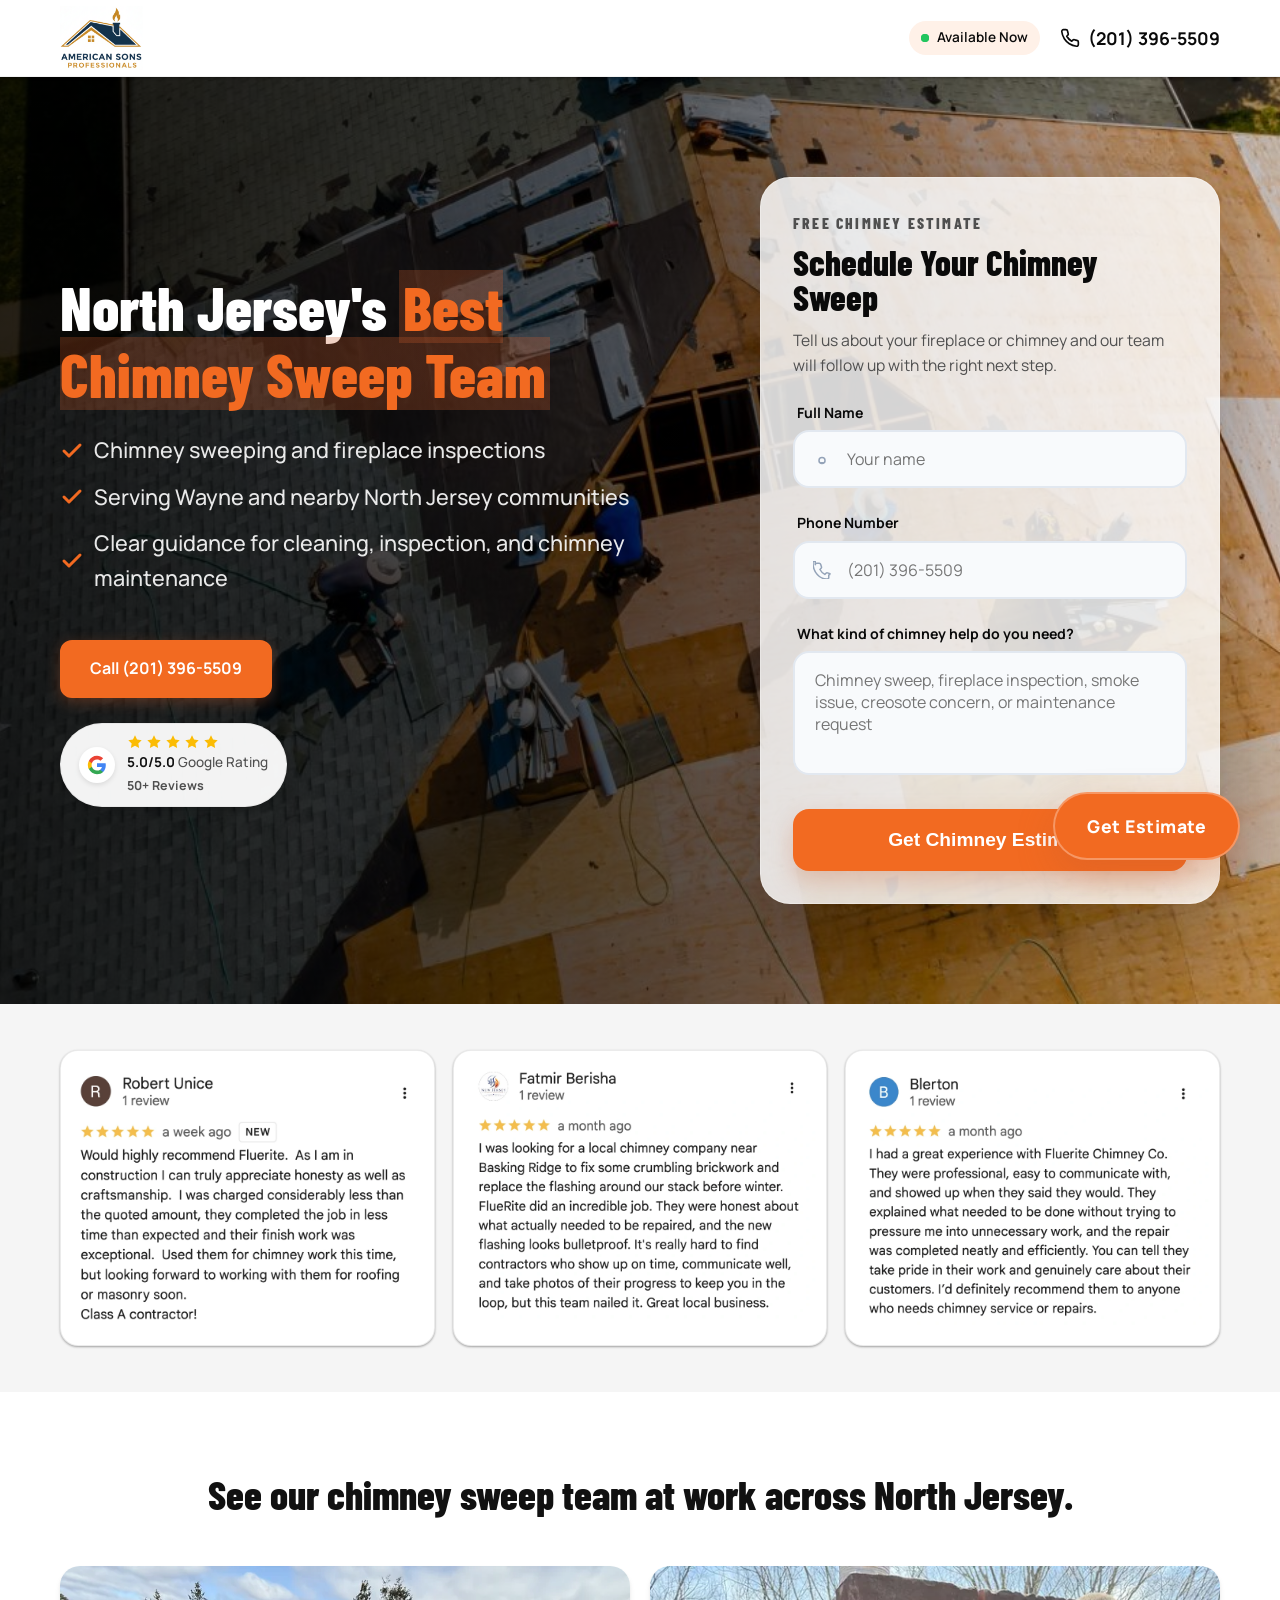
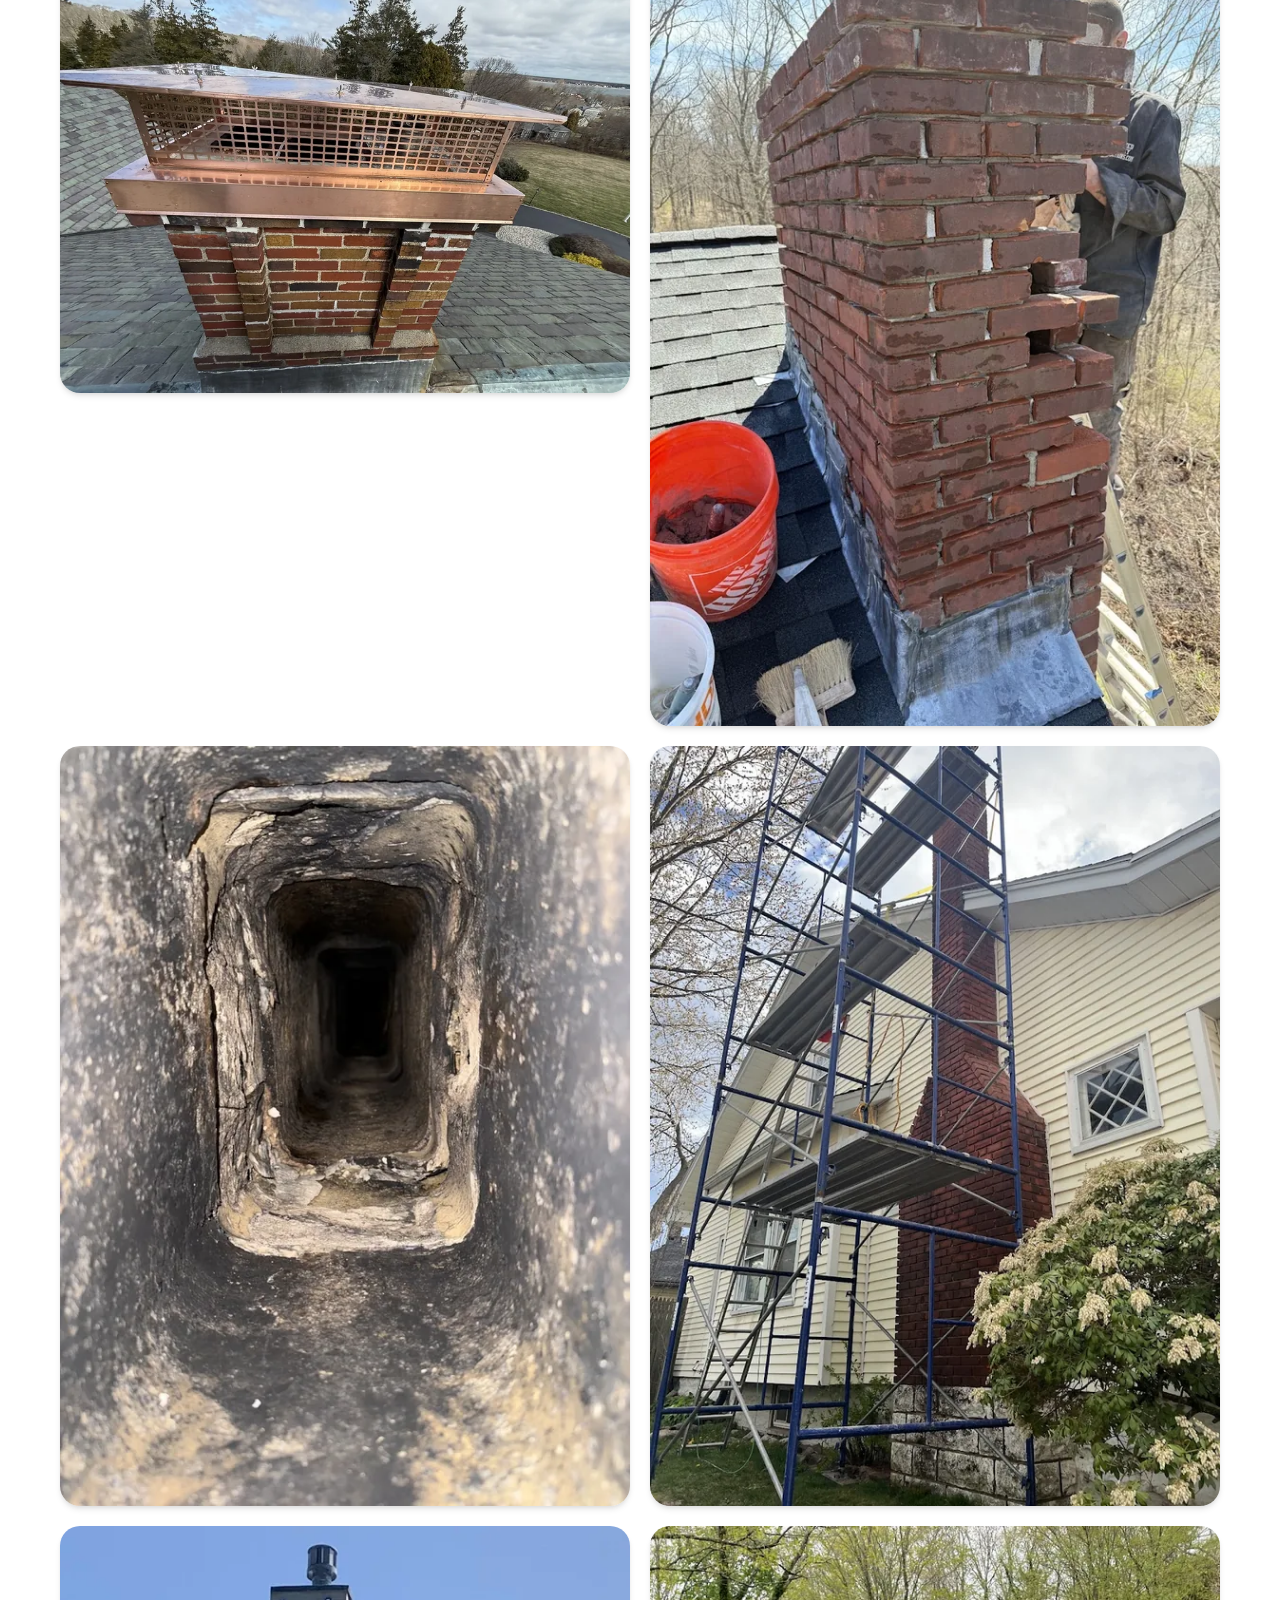
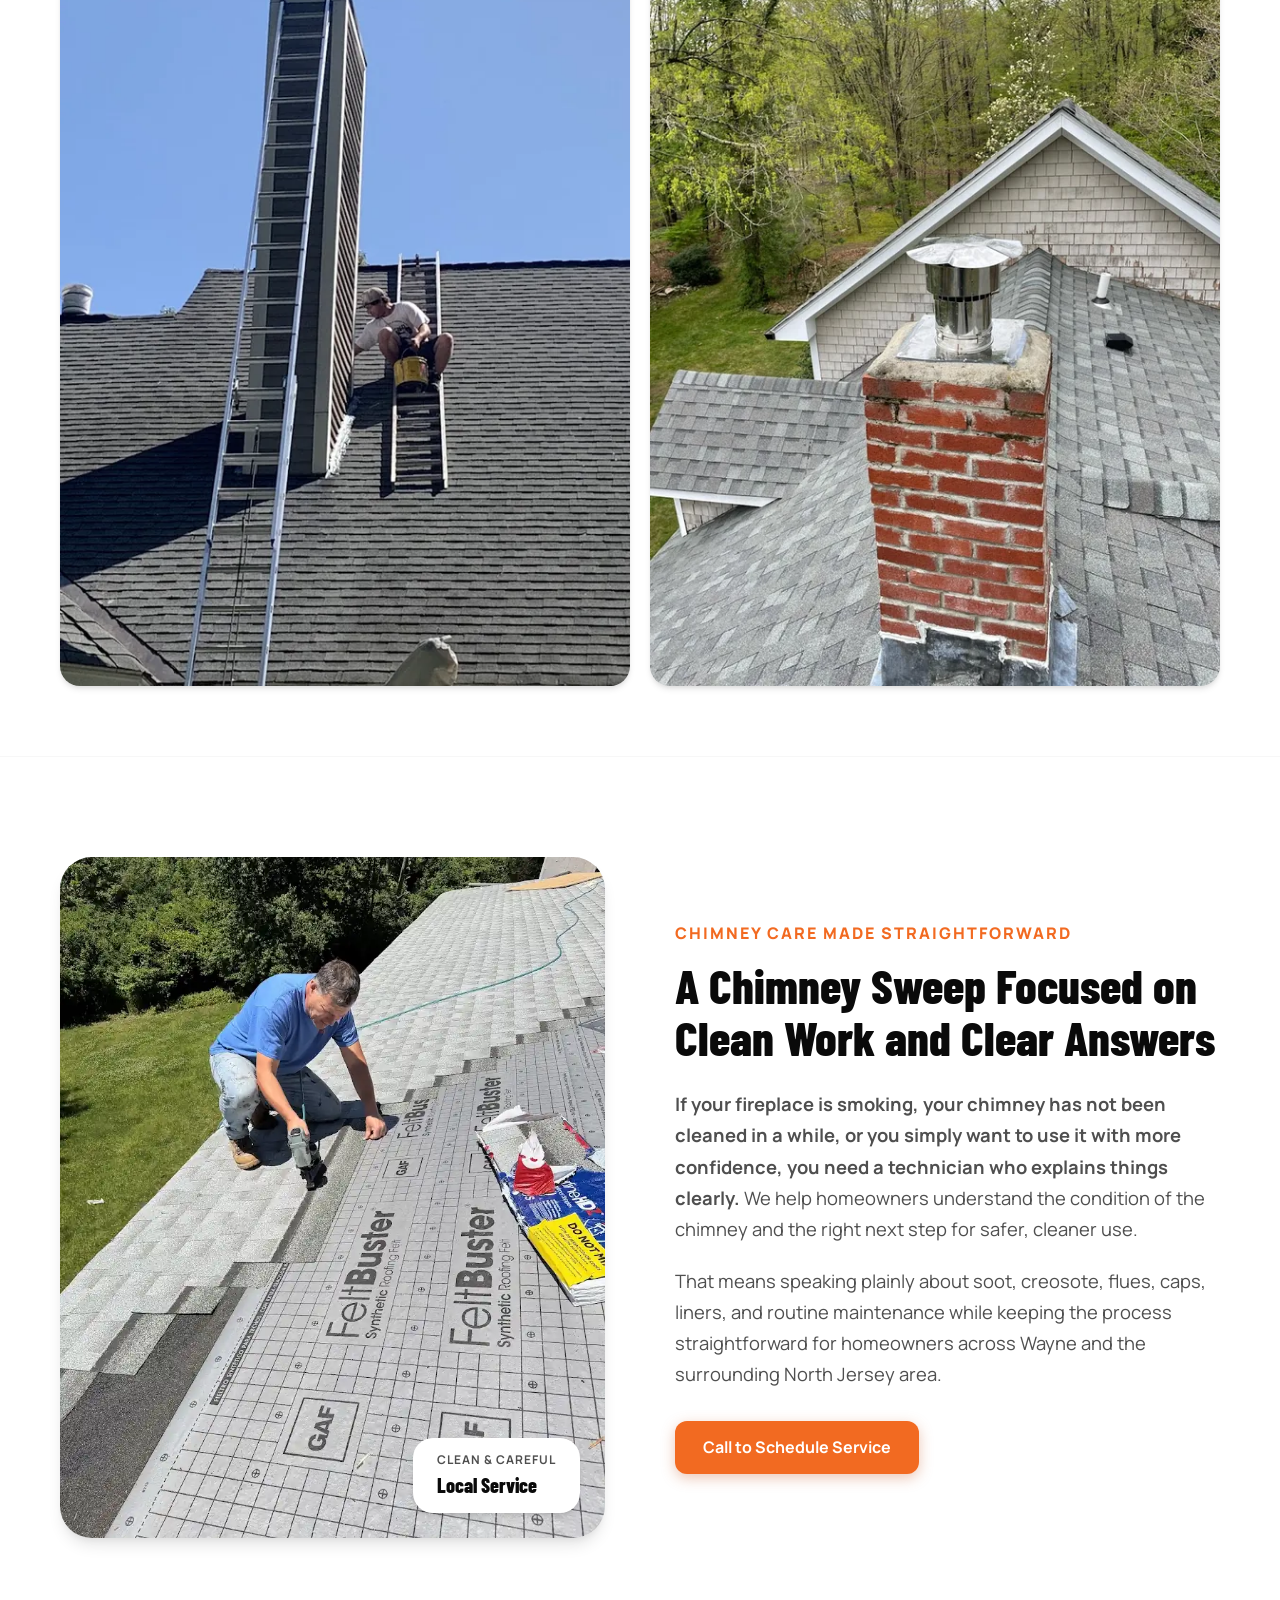
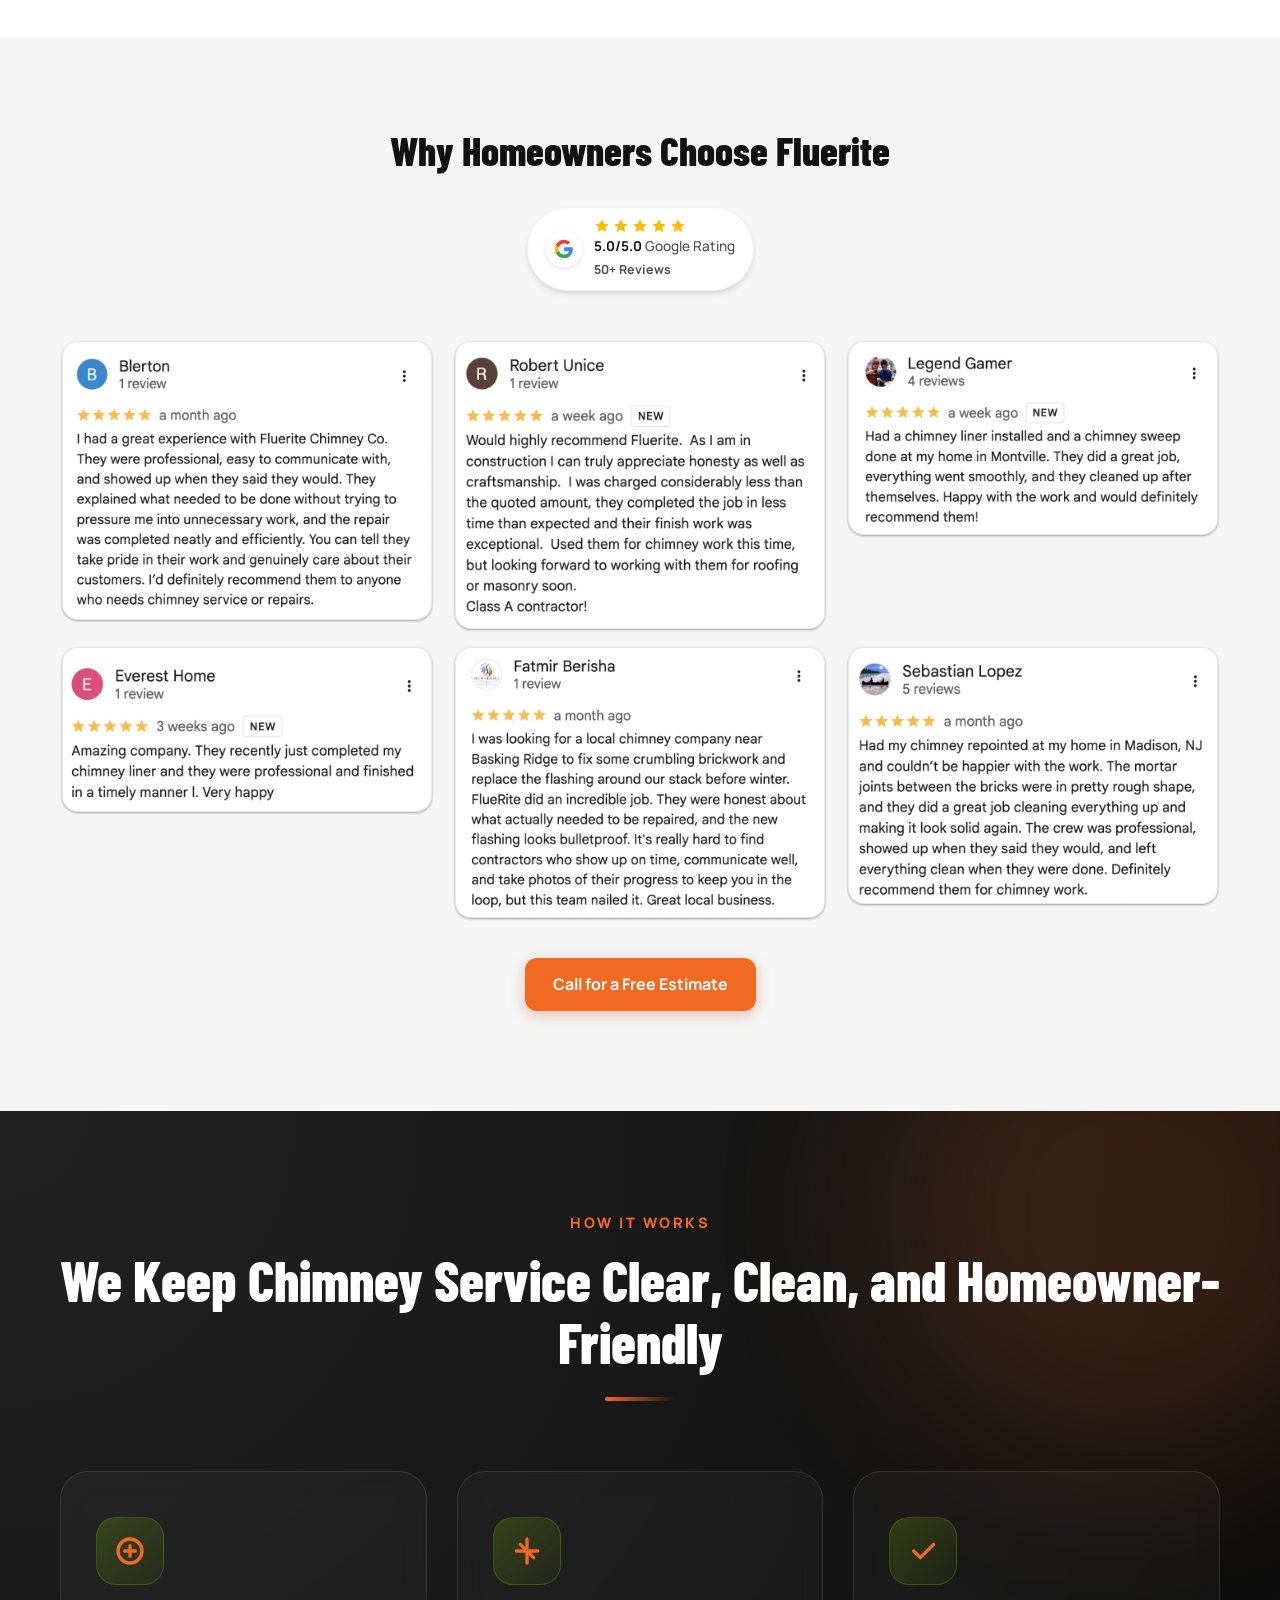
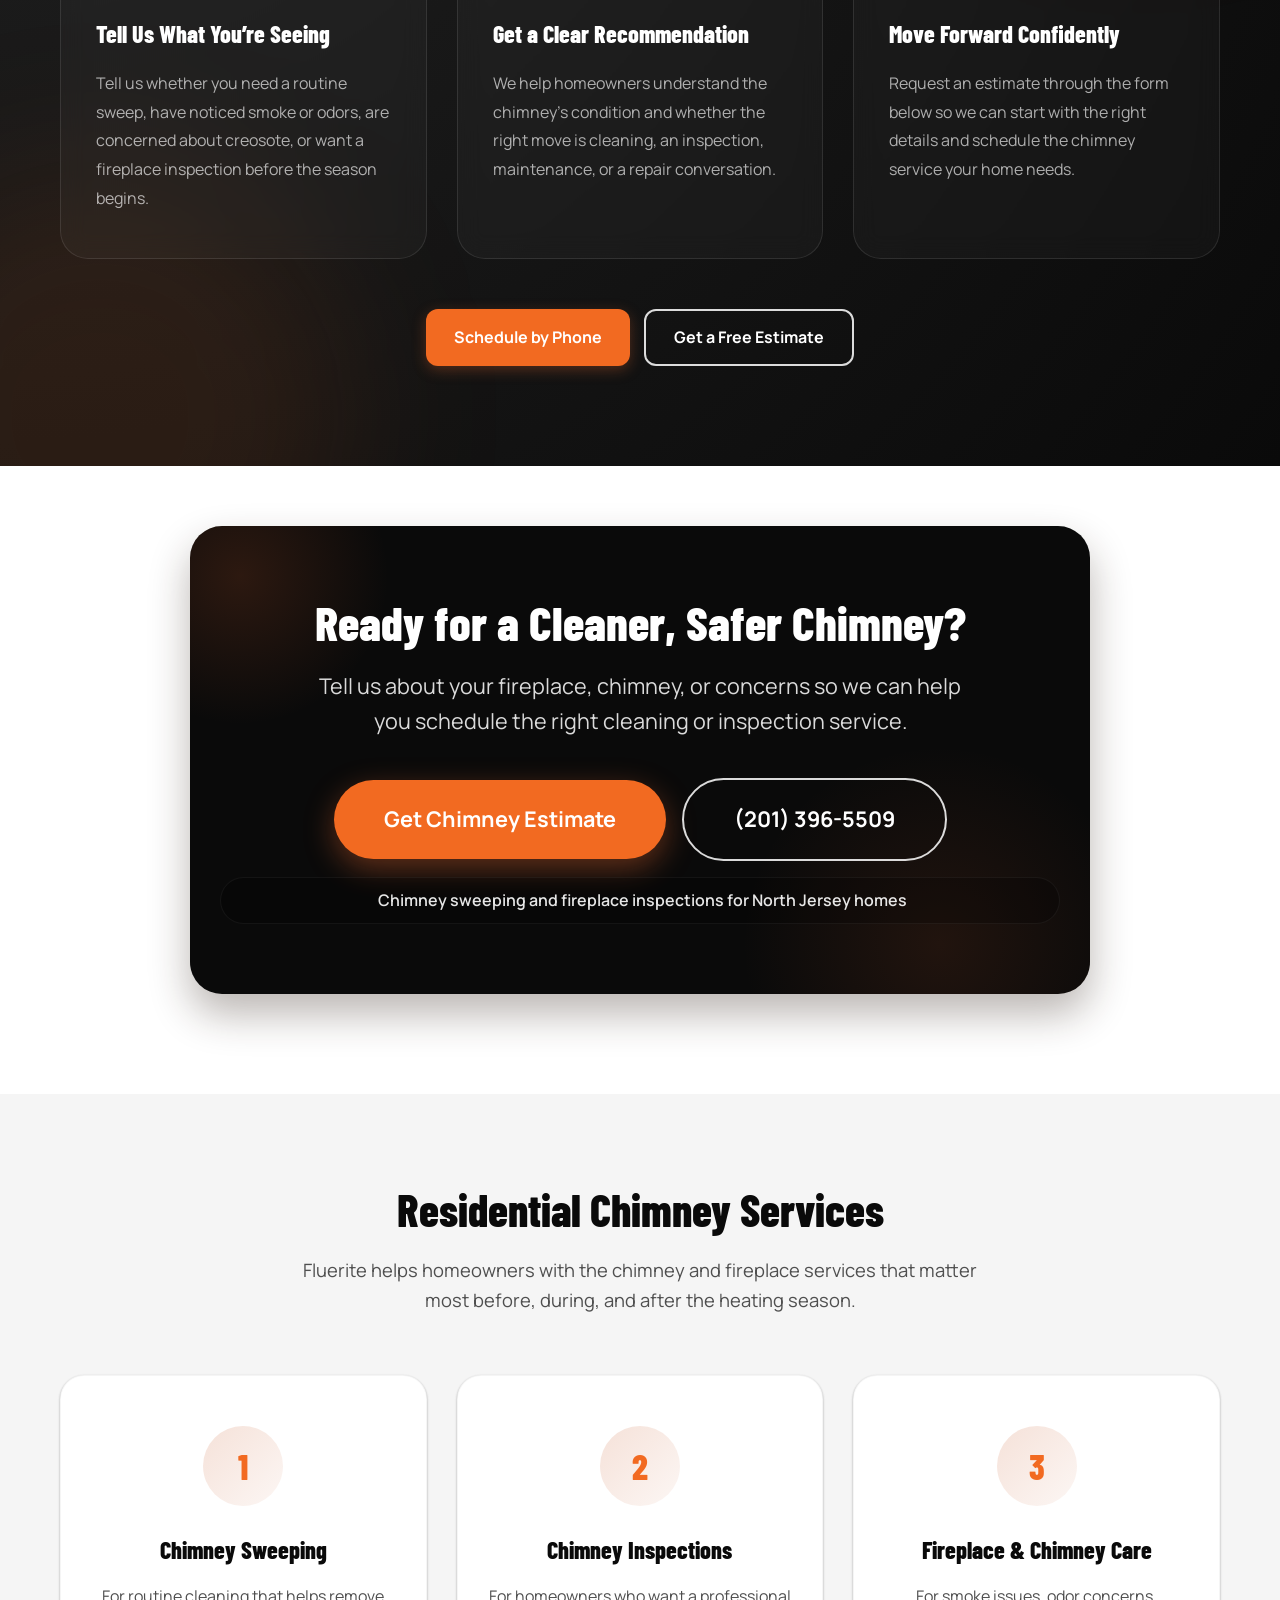
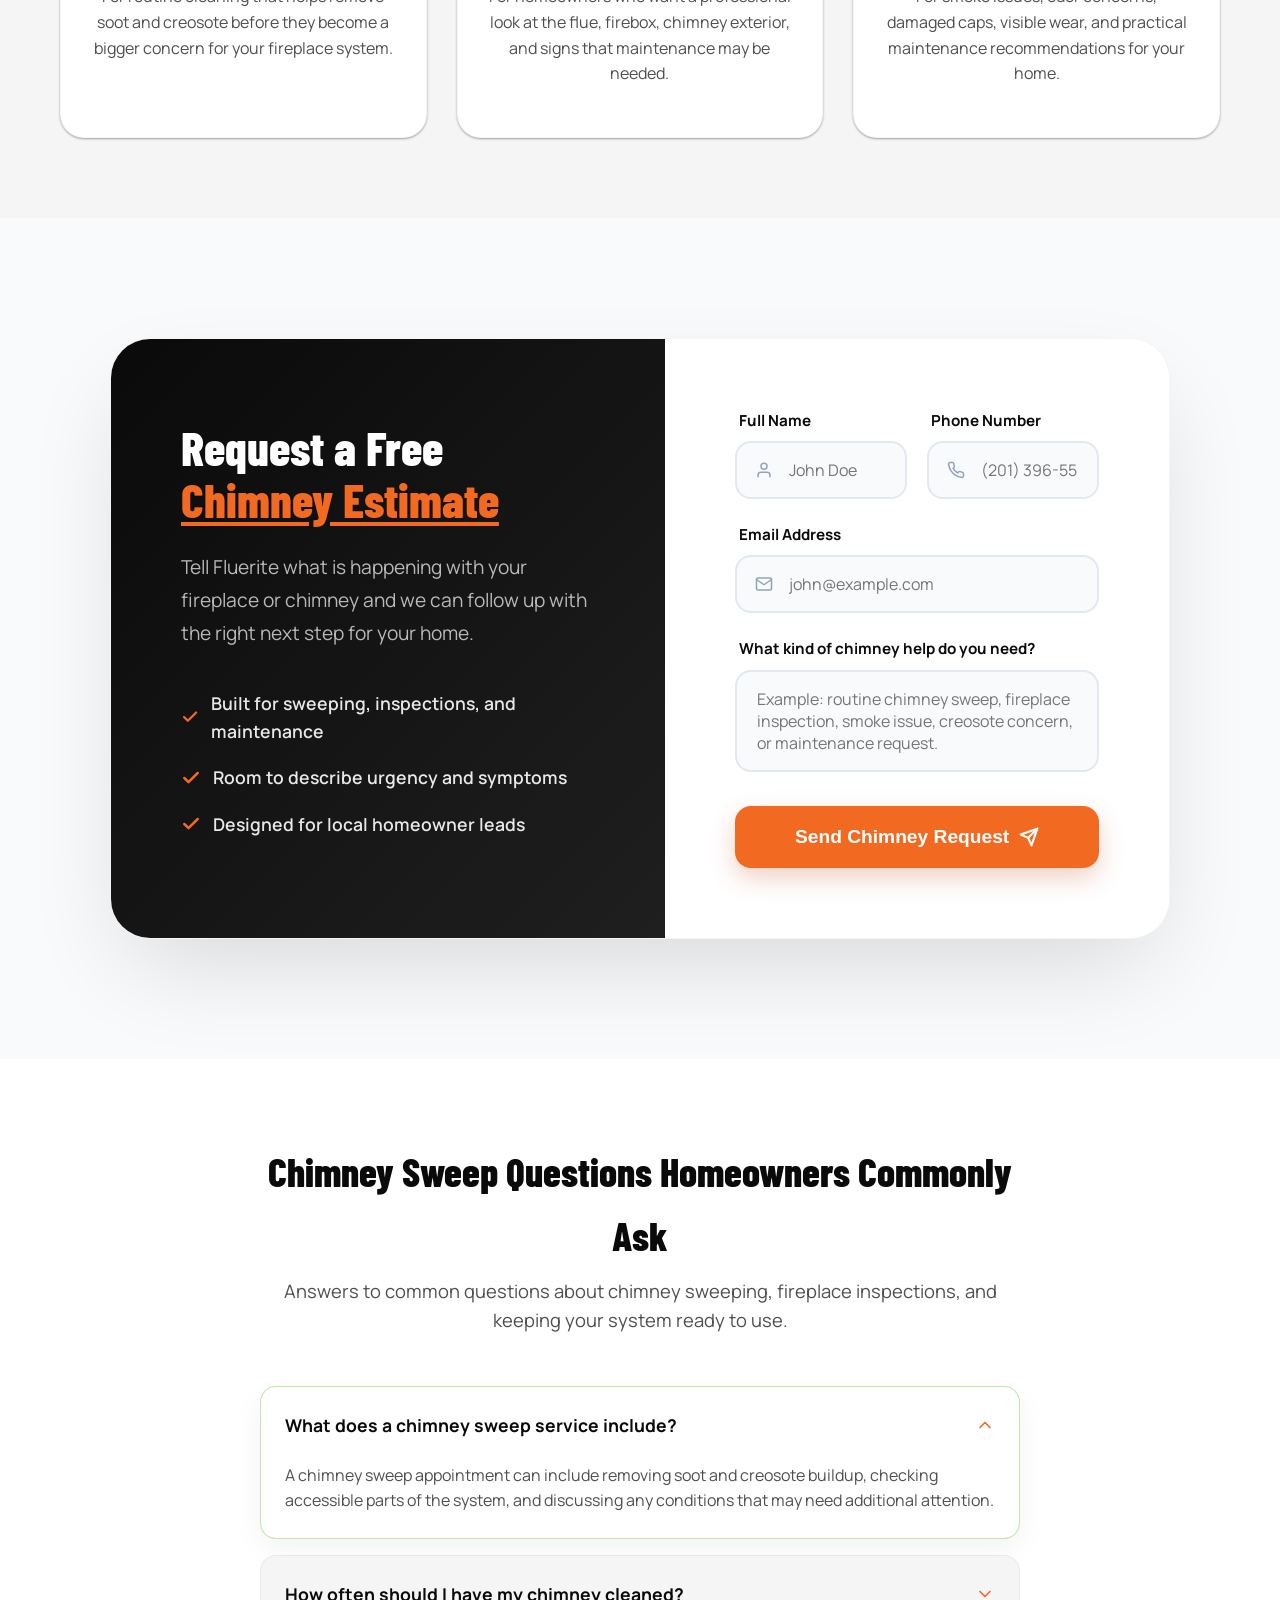
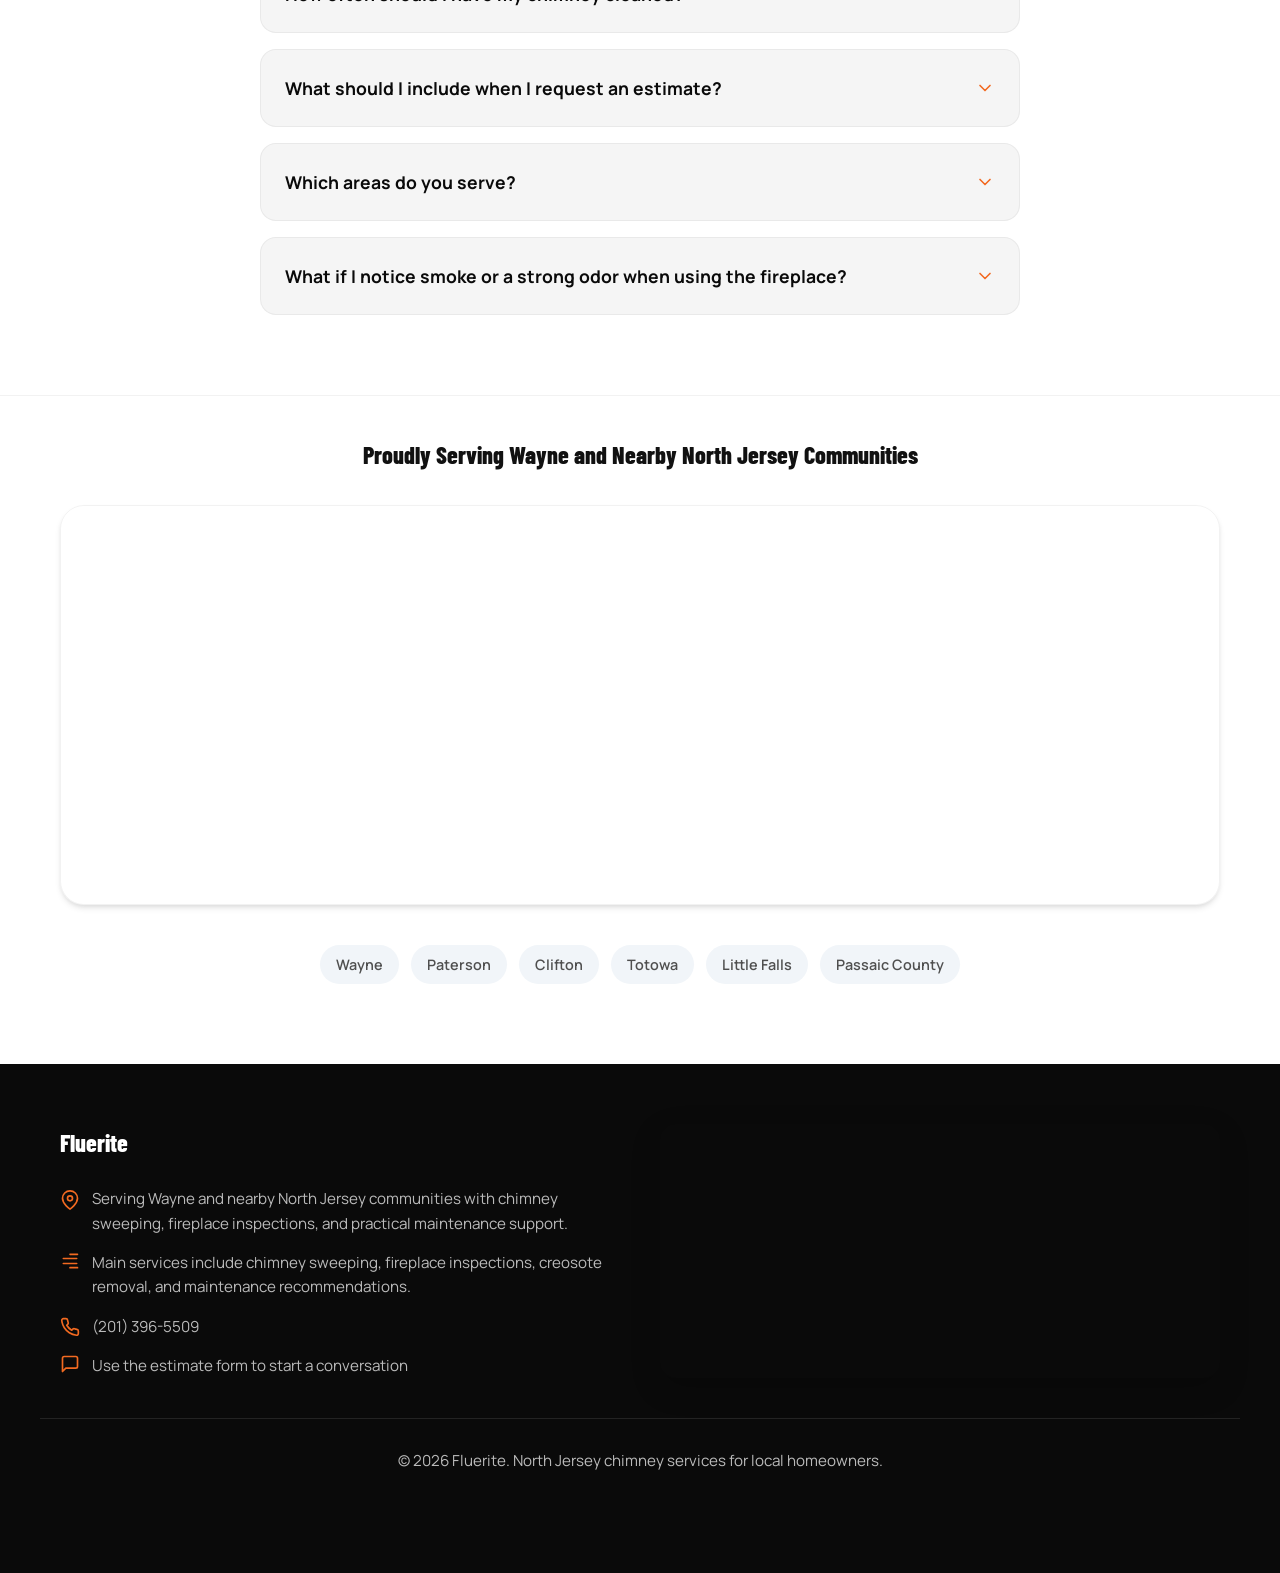
<file: chimney-sweep.html>
<!DOCTYPE html>
<html lang="en">

<head>
    <meta charset="UTF-8">
    <meta name="viewport" content="width=device-width, initial-scale=1.0">
    <!-- Google Tag Manager -->
    <script>(function(w,d,s,l,i){w[l]=w[l]||[];w[l].push({'gtm.start':
    new Date().getTime(),event:'gtm.js'});var f=d.getElementsByTagName(s)[0],
    j=d.createElement(s),dl=l!='dataLayer'?'&l='+l:'';j.async=true;j.src=
    'https://www.googletagmanager.com/gtm.js?id='+i+dl;f.parentNode.insertBefore(j,f);
    })(window,document,'script','dataLayer','GTM-ML44QQBG');</script>
    <!-- End Google Tag Manager -->
    <script>
      window.dataLayer = window.dataLayer || [];
      function gtag(){dataLayer.push(arguments);}
      function gtag_report_conversion(url) {
        var callback = function () {
          if (typeof(url) !== 'undefined') {
            window.location = url;
          }
        };
        gtag('event', 'conversion', {
          'send_to': 'AW-18182614943/FxSvCO7W9tUcEJ_fkt5D',
          'event_callback': callback,
          'event_timeout': 2000
        });
        return false;
      }
      gtag('config', 'AW-18182614943/FxSvCO7W9tUcEJ_fkt5D', {
        'phone_conversion_number': '(201) 396-5509'
      });
    </script>
    <title>North Jersey's Best Chimney Sweep Team | Fluerite</title>
    <meta name="description"
        content="Fluerite provides chimney sweeping, fireplace inspections, creosote removal, and honest recommendations for North Jersey homeowners.">
    <link rel="stylesheet" href="style.css">
    <link rel="preconnect" href="https://fonts.googleapis.com">
    <link rel="preconnect" href="https://fonts.gstatic.com" crossorigin>
    <link
        href="https://fonts.googleapis.com/css2?family=Barlow+Condensed:wght@600;700;800&family=Manrope:wght@400;500;600;700;800&display=swap"
        rel="stylesheet">
    <style>
        .chimney-sweep-page .team-grid {
            grid-template-columns: repeat(2, minmax(0, 1fr));
            align-items: start;
        }

        .chimney-sweep-page .team-item {
            aspect-ratio: auto;
        }

        .chimney-sweep-page .team-item img {
            display: block;
            width: 100%;
            height: auto;
        }

        .chimney-review-strip {
            background: var(--bg-light);
            padding: 46px 0;
        }

        .chimney-review-grid {
            display: grid;
            grid-template-columns: repeat(3, 1fr);
            gap: 18px;
        }

        .chimney-review-card {
            padding: 10px;
            border: 1px solid rgba(0, 0, 0, 0.08);
            border-radius: 18px;
            background: var(--white);
            box-shadow: var(--shadow-sm);
        }

        .chimney-review-card img {
            display: block;
            width: 100%;
            height: auto;
            border-radius: 10px;
        }

        @media (max-width: 768px) {
            .chimney-review-grid {
                grid-template-columns: 1fr;
            }
        }
    </style>
    <script type="application/ld+json">
    {
      "@context": "https://schema.org",
      "@type": "HomeAndConstructionBusiness",
      "name": "Fluerite",
      "telephone": "+12013965509",
      "areaServed": [
        {
          "@type": "City",
          "name": "Wayne"
        },
        {
          "@type": "City",
          "name": "Paterson"
        },
        {
          "@type": "City",
          "name": "Clifton"
        },
        {
          "@type": "City",
          "name": "Totowa"
        },
        {
          "@type": "City",
          "name": "Little Falls"
        }
      ],
      "address": {
        "@type": "PostalAddress",
        "addressLocality": "Wayne",
        "addressRegion": "NJ",
        "addressCountry": "US"
      },
      "serviceType": [
        "Chimney sweeping",
        "Chimney inspections",
        "Fireplace cleaning",
        "Creosote removal",
        "Chimney maintenance"
      ]
    }
    </script>
</head>

<body class="roofing-landing-page chimney-sweep-page">
    <header class="sticky-header">
        <div class="container header-content">
            <div class="logo">
                <img src="americansons-logo.png" alt="Fluerite logo" class="logo-img">
            </div>
            <div class="header-right">
                <div class="status-badge">
                    <span class="pulse-dot"></span>
                    Available Now
                </div>
                <a href="tel:2013965509" onclick="return gtag_report_conversion('tel:2013965509');" class="phone-link">
                    <svg class="phone-icon" viewBox="0 0 24 24" fill="none" stroke="currentColor" stroke-width="2" stroke-linecap="round" stroke-linejoin="round" aria-hidden="true">
                        <path d="M22 16.92v3a2 2 0 0 1-2.18 2 19.79 19.79 0 0 1-8.63-3.07 19.5 19.5 0 0 1-6-6 19.79 19.79 0 0 1-3.07-8.67A2 2 0 0 1 4.11 2h3a2 2 0 0 1 2 1.72 12.84 12.84 0 0 0 .7 2.81 2 2 0 0 1-.45 2.11L8.09 9.91a16 16 0 0 0 6 6l1.27-1.27a2 2 0 0 1 2.11-.45 12.84 12.84 0 0 0 2.81.7A2 2 0 0 1 22 16.92z"></path>
                    </svg>
                    <span>(201) 396-5509</span>
                </a>
            </div>
        </div>
    </header>

    <main>
        <section class="hero-v2">
            <div class="hero-overlay"></div>
            <!-- TODO: Replace this temporary homepage image with chimney-sweep photography. -->
            <img src="roofingnewjersey.jpg" alt="North Jersey home exterior" class="hero-bg-img">
            <div class="container hero-container">
                <div class="hero-content">
                    <h1>North Jersey's <span class="highlight">Best Chimney Sweep Team</span></h1>
                    <ul class="hero-subtext" style="list-style: none; padding: 0; text-align: left;">
                        <li style="display: flex; align-items: center; gap: 10px; margin-bottom: 12px; text-align: left;">
                            <svg width="24" height="24" viewBox="0 0 24 24" fill="none" stroke="var(--accent)" stroke-width="3" stroke-linecap="round" stroke-linejoin="round" style="flex-shrink: 0;"><polyline points="20 6 9 17 4 12"></polyline></svg>
                            Chimney sweeping and fireplace inspections
                        </li>
                        <li style="display: flex; align-items: center; gap: 10px; margin-bottom: 12px; text-align: left;">
                            <svg width="24" height="24" viewBox="0 0 24 24" fill="none" stroke="var(--accent)" stroke-width="3" stroke-linecap="round" stroke-linejoin="round" style="flex-shrink: 0;"><polyline points="20 6 9 17 4 12"></polyline></svg>
                            Serving Wayne and nearby North Jersey communities
                        </li>
                        <li style="display: flex; align-items: center; gap: 10px; text-align: left;">
                            <svg width="24" height="24" viewBox="0 0 24 24" fill="none" stroke="var(--accent)" stroke-width="3" stroke-linecap="round" stroke-linejoin="round" style="flex-shrink: 0;"><polyline points="20 6 9 17 4 12"></polyline></svg>
                            Clear guidance for cleaning, inspection, and chimney maintenance
                        </li>
                    </ul>

                    <div class="hero-actions-container">
                        <a href="tel:2013965509" onclick="return gtag_report_conversion('tel:2013965509');" class="btn btn-primary btn-cta-main desktop-only">Get Your Estimate</a>
                        <a href="tel:2013965509" onclick="return gtag_report_conversion('tel:2013965509');" class="btn btn-secondary btn-cta-text desktop-only">Call (201) 396-5509</a>
                        <a href="tel:2013965509" onclick="return gtag_report_conversion('tel:2013965509');" class="btn btn-primary btn-cta-main mobile-only">Call (201) 396-5509</a>
                        <a href="sms:2013965509" class="btn btn-secondary btn-cta-text mobile-only">
                            <svg class="phone-icon" viewBox="0 0 24 24" fill="none" stroke="currentColor"
                                stroke-width="2" stroke-linecap="round" stroke-linejoin="round">
                                <path d="M21 15a2 2 0 0 1-2 2H7l-4 4V5a2 2 0 0 1 2-2h14a2 2 0 0 1 2 2z"></path>
                            </svg>
                            Text Us
                        </a>
                    </div>

                    <div style="margin-top: 8px;">
                        <a href="#reviews" style="display: inline-flex; align-items: center; gap: 12px; background: rgba(255, 255, 255, 0.95); padding: 10px 18px; border-radius: 50px; box-shadow: var(--shadow-md); border: 1px solid rgba(0,0,0,0.05); text-decoration: none; transition: transform 0.2s ease;">
                            <div style="width: 36px; height: 36px; background: #fff; border-radius: 50%; box-shadow: 0 2px 5px rgba(0,0,0,0.1); display: flex; align-items: center; justify-content: center; flex-shrink: 0;">
                                <svg width="20" height="20" viewBox="0 0 24 24">
                                  <path fill="#4285F4" d="M22.56 12.25c0-.78-.07-1.53-.2-2.25H12v4.26h5.92c-.26 1.37-1.04 2.53-2.21 3.31v2.77h3.57c2.08-1.92 3.28-4.74 3.28-8.09z"/>
                                  <path fill="#34A853" d="M12 23c2.97 0 5.46-.98 7.28-2.66l-3.57-2.77c-.98.66-2.23 1.06-3.71 1.06-2.86 0-5.29-1.93-6.16-4.53H2.18v2.84C3.99 20.53 7.7 23 12 23z"/>
                                  <path fill="#FBBC05" d="M5.84 14.09c-.22-.66-.35-1.36-.35-2.09s.13-1.43.35-2.09V7.07H2.18C1.43 8.55 1 10.22 1 12s.43 3.45 1.18 4.93l2.85-2.22.81-.62z"/>
                                  <path fill="#EA4335" d="M12 5.38c1.62 0 3.06.56 4.21 1.64l3.15-3.15C17.45 2.09 14.97 1 12 1 7.7 1 3.99 3.47 2.18 7.07l3.66 2.84c.87-2.6 3.3-4.53 6.16-4.53z"/>
                                </svg>
                            </div>
                            <div style="display: flex; flex-direction: column; align-items: flex-start; text-align: left;">
                                <div style="display: flex; gap: 3px; color: #FBBC04;">
                                    <svg width="16" height="16" viewBox="0 0 24 24" fill="currentColor"><path d="M12 2L15.09 8.26L22 9.27L17 14.14L18.18 21.02L12 17.77L5.82 21.02L7 14.14L2 9.27L8.91 8.26L12 2Z"/></svg>
                                    <svg width="16" height="16" viewBox="0 0 24 24" fill="currentColor"><path d="M12 2L15.09 8.26L22 9.27L17 14.14L18.18 21.02L12 17.77L5.82 21.02L7 14.14L2 9.27L8.91 8.26L12 2Z"/></svg>
                                    <svg width="16" height="16" viewBox="0 0 24 24" fill="currentColor"><path d="M12 2L15.09 8.26L22 9.27L17 14.14L18.18 21.02L12 17.77L5.82 21.02L7 14.14L2 9.27L8.91 8.26L12 2Z"/></svg>
                                    <svg width="16" height="16" viewBox="0 0 24 24" fill="currentColor"><path d="M12 2L15.09 8.26L22 9.27L17 14.14L18.18 21.02L12 17.77L5.82 21.02L7 14.14L2 9.27L8.91 8.26L12 2Z"/></svg>
                                    <svg width="16" height="16" viewBox="0 0 24 24" fill="currentColor"><path d="M12 2L15.09 8.26L22 9.27L17 14.14L18.18 21.02L12 17.77L5.82 21.02L7 14.14L2 9.27L8.91 8.26L12 2Z"/></svg>
                                </div>
                                <span style="font-size: 0.85rem; font-weight: 700; color: var(--text-main); margin-top: 2px;">5.0/5.0 <span style="font-weight: 500; color: var(--text-light);">Google Rating</span></span>
                                <span style="font-size: 0.78rem; font-weight: 700; color: var(--text-light); margin-top: 2px;">50+ Reviews</span>
                            </div>
                        </a>
                    </div>

                    <div class="hero-availability-widget desktop-only" style="margin-top: 16px;">
                        <div style="display: inline-flex; align-items: center; gap: 10px; background: rgba(255, 255, 255, 0.96); padding: 10px 20px; border-radius: 50px; box-shadow: var(--shadow-sm); border: 1px solid rgba(0,0,0,0.05);">
                            <span class="pulse-dot" style="width: 10px; height: 10px;"></span>
                            <span style="font-size: 0.95rem; font-weight: 700; color: var(--text-main);">Free chimney sweep estimates for North Jersey homeowners</span>
                        </div>
                    </div>
                </div>
                <div class="hero-form-card desktop-only">
                    <div class="hero-form-shell">
                        <div class="hero-form-top">
                            <p class="hero-form-eyebrow">Free Chimney Estimate</p>
                            <h2>Schedule Your Chimney Sweep</h2>
                            <p>Tell us about your fireplace or chimney and our team will follow up with the right next step.</p>
                        </div>
                        <form data-lead-form data-netlify="true" name="chimney-sweep-quote" class="premium-form hero-form">
                            <input type="hidden" name="form-name" value="chimney-sweep-quote">
                            <div class="input-field">
                                <label for="hero-name">Full Name</label>
                                <div class="input-wrapper">
                                    <input type="text" id="hero-name" name="name" placeholder="Your name" required>
                                    <svg class="input-icon" width="18" height="18" fill="none" stroke="currentColor" viewBox="0 0 24 24">
                                        <path stroke-linecap="round" stroke-linejoin="round" stroke-width="2" d="M16 14a4 4 0 1 0-8 0m8 0a4 4 0 1 1-8 0m8 0v1a2 2 0 0 1-2 2H10a2 2 0 0 1-2-2v-1"></path>
                                    </svg>
                                </div>
                            </div>
                            <div class="input-field">
                                <label for="hero-phone">Phone Number</label>
                                <div class="input-wrapper">
                                    <input type="tel" id="hero-phone" name="phone" placeholder="(201) 396-5509" required>
                                    <svg class="input-icon" width="18" height="18" fill="none" stroke="currentColor" viewBox="0 0 24 24">
                                        <path stroke-linecap="round" stroke-linejoin="round" stroke-width="2" d="M3 5a2 2 0 0 1 2-2h3.28a2 2 0 0 1 1.9 1.37l1.1 3.31a2 2 0 0 1-.45 2.05l-1.6 1.6a16 16 0 0 0 6.51 6.51l1.6-1.6a2 2 0 0 1 2.05-.45l3.31 1.1A2 2 0 0 1 21 18.72V22a2 2 0 0 1-2 2h-1C9.16 24 0 14.84 0 3V2a2 2 0 0 1 2-2h1z"></path>
                                    </svg>
                                </div>
                            </div>
                            <div class="input-field">
                                <label for="hero-needs">What kind of chimney help do you need?</label>
                                <textarea id="hero-needs" name="needs" rows="4" placeholder="Chimney sweep, fireplace inspection, smoke issue, creosote concern, or maintenance request" required></textarea>
                            </div>
                            <button type="submit" class="btn btn-primary submit-btn-v2 hero-submit-btn">Get Chimney Estimate</button>
                        </form>
                    </div>
                </div>
            </div>
        </section>

        <section class="chimney-review-strip" aria-label="Homeowner reviews">
            <div class="container">
                <div class="chimney-review-grid">
                    <article class="chimney-review-card">
                        <img src="flurite-review-2.webp" alt="Five-star Google review from Robert Unice for Fluerite" width="894" height="694">
                    </article>
                    <article class="chimney-review-card">
                        <img src="flurite-review-5.webp" alt="Five-star Google review from Fatmir Berisha for Fluerite" width="922" height="674">
                    </article>
                    <article class="chimney-review-card">
                        <img src="flurite-review-1.webp" alt="Five-star Google review from Blerton for Fluerite" width="922" height="694">
                    </article>
                </div>
            </div>
        </section>

        <section class="team-gallery" style="background: var(--white); padding: 70px 0;">
            <div class="container">
                <div class="section-header" style="margin-bottom: 40px;">
                    <h2 class="team-gallery-title">See our chimney sweep team at work across North Jersey.</h2>
                </div>
                <div class="team-grid">
                    <div class="team-item">
                        <img src="chimneysweep1.webp" alt="Copper chimney cap fitted over a brick chimney" width="800" height="600" loading="lazy" decoding="async">
                    </div>
                    <div class="team-item">
                        <img src="chimneysweep2.webp" alt="Fluerite team member repairing chimney brickwork" width="600" height="800" loading="lazy" decoding="async">
                    </div>
                    <div class="team-item">
                        <img src="chimneysweep3.webp" alt="Interior chimney flue showing soot and liner condition" width="600" height="800" loading="lazy" decoding="async">
                    </div>
                    <div class="team-item">
                        <img src="chimneysweep4.webp" alt="Scaffolding around a brick chimney during service work" width="600" height="800" loading="lazy" decoding="async">
                    </div>
                    <div class="team-item">
                        <img src="chimneysweep5.webp" alt="Fluerite technician working beside a residential chimney" width="600" height="800" loading="lazy" decoding="async">
                    </div>
                    <div class="team-item">
                        <img src="chimneysweep6.webp" alt="Brick chimney with a stainless steel chimney cap" width="600" height="800" loading="lazy" decoding="async">
                    </div>
                </div>
            </div>
        </section>

        <section class="owner-intro">
            <div class="container split-50">
                <div class="owner-image-box">
                    <img src="americansons-gallery-2.webp" alt="Fluerite home service team" class="owner-img">
                    <div class="owner-badge">
                        <span class="badge-title">Clean &amp; Careful</span>
                        <span class="badge-name">Local Service</span>
                    </div>
                </div>
                <div class="owner-text-box">
                    <p class="owner-subtitle">Chimney Care Made Straightforward</p>
                    <h2 class="owner-title">A Chimney Sweep Focused on Clean Work and Clear Answers</h2>
                    <div class="owner-blurb">
                        <p><strong>If your fireplace is smoking, your chimney has not been cleaned in a while, or you simply want to use it with more confidence, you need a technician who explains things clearly.</strong> We help homeowners understand the condition of the chimney and the right next step for safer, cleaner use.</p>
                        <p>That means speaking plainly about soot, creosote, flues, caps, liners, and routine maintenance while keeping the process straightforward for homeowners across Wayne and the surrounding North Jersey area.</p>
                    </div>
                    <div class="owner-cta">
                        <a href="tel:2013965509" onclick="return gtag_report_conversion('tel:2013965509');" class="btn btn-primary btn-call-icon">
                            <svg class="phone-icon" viewBox="0 0 24 24" fill="none" stroke="currentColor" stroke-width="2" stroke-linecap="round" stroke-linejoin="round" aria-hidden="true"><path d="M22 16.92v3a2 2 0 0 1-2.18 2 19.79 19.79 0 0 1-8.63-3.07 19.5 19.5 0 0 1-6-6 19.79 19.79 0 0 1-3.07-8.67A2 2 0 0 1 4.11 2h3a2 2 0 0 1 2 1.72 12.84 12.84 0 0 0 .7 2.81 2 2 0 0 1-.45 2.11L8.09 9.91a16 16 0 0 0 6 6l1.27-1.27a2 2 0 0 1 2.11-.45 12.84 12.84 0 0 0 2.81.7A2 2 0 0 1 22 16.92z"></path></svg>
                            Call to Schedule Service
                        </a>
                    </div>
                </div>
            </div>
        </section>

        <section id="reviews" class="reviews">
            <div class="container">
                <div class="section-header" style="display: flex; flex-direction: column; align-items: center;">
                    <h2>Why Homeowners Choose Fluerite</h2>
                    <a href="#reviews" style="display: inline-flex; align-items: center; gap: 12px; background: rgba(255, 255, 255, 0.95); padding: 10px 18px; border-radius: 50px; box-shadow: var(--shadow-md); border: 1px solid rgba(0,0,0,0.05); margin-top: 15px; text-decoration: none;">
                        <div style="width: 36px; height: 36px; background: #fff; border-radius: 50%; box-shadow: 0 2px 5px rgba(0,0,0,0.1); display: flex; align-items: center; justify-content: center; flex-shrink: 0;">
                            <svg width="20" height="20" viewBox="0 0 24 24">
                              <path fill="#4285F4" d="M22.56 12.25c0-.78-.07-1.53-.2-2.25H12v4.26h5.92c-.26 1.37-1.04 2.53-2.21 3.31v2.77h3.57c2.08-1.92 3.28-4.74 3.28-8.09z"/>
                              <path fill="#34A853" d="M12 23c2.97 0 5.46-.98 7.28-2.66l-3.57-2.77c-.98.66-2.23 1.06-3.71 1.06-2.86 0-5.29-1.93-6.16-4.53H2.18v2.84C3.99 20.53 7.7 23 12 23z"/>
                              <path fill="#FBBC05" d="M5.84 14.09c-.22-.66-.35-1.36-.35-2.09s.13-1.43.35-2.09V7.07H2.18C1.43 8.55 1 10.22 1 12s.43 3.45 1.18 4.93l2.85-2.22.81-.62z"/>
                              <path fill="#EA4335" d="M12 5.38c1.62 0 3.06.56 4.21 1.64l3.15-3.15C17.45 2.09 14.97 1 12 1 7.7 1 3.99 3.47 2.18 7.07l3.66 2.84c.87-2.6 3.3-4.53 6.16-4.53z"/>
                            </svg>
                        </div>
                        <div style="display: flex; flex-direction: column; align-items: flex-start; text-align: left;">
                            <div style="display: flex; gap: 3px; color: #FBBC04;">
                                <svg width="16" height="16" viewBox="0 0 24 24" fill="currentColor"><path d="M12 2L15.09 8.26L22 9.27L17 14.14L18.18 21.02L12 17.77L5.82 21.02L7 14.14L2 9.27L8.91 8.26L12 2Z"/></svg>
                                <svg width="16" height="16" viewBox="0 0 24 24" fill="currentColor"><path d="M12 2L15.09 8.26L22 9.27L17 14.14L18.18 21.02L12 17.77L5.82 21.02L7 14.14L2 9.27L8.91 8.26L12 2Z"/></svg>
                                <svg width="16" height="16" viewBox="0 0 24 24" fill="currentColor"><path d="M12 2L15.09 8.26L22 9.27L17 14.14L18.18 21.02L12 17.77L5.82 21.02L7 14.14L2 9.27L8.91 8.26L12 2Z"/></svg>
                                <svg width="16" height="16" viewBox="0 0 24 24" fill="currentColor"><path d="M12 2L15.09 8.26L22 9.27L17 14.14L18.18 21.02L12 17.77L5.82 21.02L7 14.14L2 9.27L8.91 8.26L12 2Z"/></svg>
                                <svg width="16" height="16" viewBox="0 0 24 24" fill="currentColor"><path d="M12 2L15.09 8.26L22 9.27L17 14.14L18.18 21.02L12 17.77L5.82 21.02L7 14.14L2 9.27L8.91 8.26L12 2Z"/></svg>
                            </div>
                            <span style="font-size: 0.85rem; font-weight: 700; color: var(--text-main); margin-top: 2px;">5.0/5.0 <span style="font-weight: 500; color: var(--text-light);">Google Rating</span></span>
                            <span style="font-size: 0.78rem; font-weight: 700; color: var(--text-light); margin-top: 2px;">50+ Reviews</span>
                        </div>
                    </a>
                </div>

                <div class="reviews-grid-v2">
                    <div><img src="flurite-review-1.webp" alt="Five-star Google review from Blerton for Fluerite" class="review-img-v2"></div>
                    <div><img src="flurite-review-2.webp" alt="Five-star Google review from Robert Unice for Fluerite" class="review-img-v2"></div>
                    <div><img src="flurite-review-3.webp" alt="Five-star Google review from Legend Gamer for Fluerite" class="review-img-v2"></div>
                    <div><img src="flurite-review-4.webp" alt="Five-star Google review from Everest Home for Fluerite" class="review-img-v2"></div>
                    <div><img src="flurite-review-5.webp" alt="Five-star Google review from Fatmir Berisha for Fluerite" class="review-img-v2"></div>
                    <div><img src="flurite-review-6.webp" alt="Five-star Google review from Sebastian Lopez for Fluerite" class="review-img-v2"></div>
                </div>

                <div style="display: flex; flex-wrap: wrap; justify-content: center; gap: 14px; margin-top: 40px; margin-bottom: 20px;">
                    <a href="tel:2013965509" onclick="return gtag_report_conversion('tel:2013965509');" class="btn btn-primary btn-call-icon" id="reviews-call-btn">
                        <svg class="phone-icon" viewBox="0 0 24 24" fill="none" stroke="currentColor" stroke-width="2" stroke-linecap="round" stroke-linejoin="round" aria-hidden="true"><path d="M22 16.92v3a2 2 0 0 1-2.18 2 19.79 19.79 0 0 1-8.63-3.07 19.5 19.5 0 0 1-6-6 19.79 19.79 0 0 1-3.07-8.67A2 2 0 0 1 4.11 2h3a2 2 0 0 1 2 1.72 12.84 12.84 0 0 0 .7 2.81 2 2 0 0 1-.45 2.11L8.09 9.91a16 16 0 0 0 6 6l1.27-1.27a2 2 0 0 1 2.11-.45 12.84 12.84 0 0 0 2.81.7A2 2 0 0 1 22 16.92z"></path></svg>
                        Call for a Free Estimate
                    </a>
                    <a href="#services" class="btn btn-secondary desktop-only" id="reviews-text-btn" style="border-color: var(--primary); color: var(--primary);">Explore Services</a>
                </div>
            </div>
        </section>

        <section class="why-pick-v3">
            <div class="blob-1"></div>
            <div class="blob-2"></div>

            <div class="container" style="position: relative; z-index: 2;">
                <div class="section-header-v3">
                    <p class="subtitle-v3">How It Works</p>
                    <h2 class="title-v3">We Keep Chimney Service Clear, Clean, and Homeowner-Friendly</h2>
                    <div class="divider-v3"></div>
                </div>

                <div class="feature-grid-v3">
                    <div class="feature-card-v3 reveal">
                        <div class="icon-box-v3">
                            <svg width="32" height="32" viewBox="0 0 24 24" fill="none" stroke="var(--accent)" stroke-width="2.5" stroke-linecap="round" stroke-linejoin="round">
                                <path d="M8 12h8"></path><path d="M12 8v8"></path><circle cx="12" cy="12" r="9"></circle>
                            </svg>
                        </div>
                        <h3 class="card-title-v3">Tell Us What You’re Seeing</h3>
                        <p class="card-text-v3">Tell us whether you need a routine sweep, have noticed smoke or odors, are concerned about creosote, or want a fireplace inspection before the season begins.</p>
                        <div class="card-glow-v3"></div>
                    </div>

                    <div class="feature-card-v3 reveal" style="transition-delay: 0.1s;">
                        <div class="icon-box-v3">
                            <svg width="32" height="32" viewBox="0 0 24 24" fill="none" stroke="var(--accent)" stroke-width="2.5" stroke-linecap="round" stroke-linejoin="round">
                                <path d="M12 3v18"></path><path d="M4 12h16"></path><path d="M7 7l10 10"></path>
                            </svg>
                        </div>
                        <h3 class="card-title-v3">Get a Clear Recommendation</h3>
                        <p class="card-text-v3">We help homeowners understand the chimney's condition and whether the right move is cleaning, an inspection, maintenance, or a repair conversation.</p>
                        <div class="card-glow-v3"></div>
                    </div>

                    <div class="feature-card-v3 reveal" style="transition-delay: 0.2s;">
                        <div class="icon-box-v3">
                            <svg width="32" height="32" viewBox="0 0 24 24" fill="none" stroke="var(--accent)" stroke-width="2.5" stroke-linecap="round" stroke-linejoin="round">
                                <path d="M5 12l5 5L20 7"></path>
                            </svg>
                        </div>
                        <h3 class="card-title-v3">Move Forward Confidently</h3>
                        <p class="card-text-v3">Request an estimate through the form below so we can start with the right details and schedule the chimney service your home needs.</p>
                        <div class="card-glow-v3"></div>
                    </div>
                </div>

                <div style="display: flex; flex-wrap: wrap; justify-content: center; gap: 14px; margin-top: 50px;">
                    <a href="tel:2013965509" onclick="return gtag_report_conversion('tel:2013965509');" class="btn btn-primary" id="why-pick-call-btn">Schedule by Phone</a>
                    <a href="#quote-form" class="btn btn-secondary" id="why-pick-text-btn">Get a Free Estimate</a>
                </div>
            </div>
        </section>

        <section class="final-cta" style="padding: 60px 20px 100px;">
            <div class="container" style="background: var(--primary); border-radius: 32px; padding: 70px 30px; text-align: center; box-shadow: 0 20px 40px rgba(43, 28, 20, 0.32); position: relative; overflow: hidden; max-width: 900px; margin: 0 auto;">
                <div style="position: absolute; top: -100px; left: -100px; width: 300px; height: 300px; background: radial-gradient(circle, rgba(201, 91, 43, 0.18) 0%, transparent 70%); border-radius: 50%; pointer-events: none;"></div>
                <div style="position: absolute; bottom: -150px; right: -50px; width: 400px; height: 400px; background: radial-gradient(circle, rgba(201, 91, 43, 0.12) 0%, transparent 70%); border-radius: 50%; pointer-events: none;"></div>

                <h2 class="final-cta-title" style="color: var(--white); position: relative; z-index: 2; line-height: 1.1;">Ready for a Cleaner, Safer Chimney?</h2>
                <p style="color: rgba(255, 255, 255, 0.85); position: relative; z-index: 2; max-width: 650px; margin: 0 auto 40px auto; font-size: 1.35rem;">Tell us about your fireplace, chimney, or concerns so we can help you schedule the right cleaning or inspection service.</p>

                <div style="position: relative; z-index: 2; display: flex; flex-wrap: wrap; align-items: center; justify-content: center; gap: 16px;">
                    <a href="#quote-form" class="btn btn-primary btn-large desktop-only" id="final-call-btn" style="padding: 22px 50px; border-radius: 50px; display: inline-flex; align-items: center; gap: 16px; box-shadow: 0 10px 30px rgba(201, 91, 43, 0.45); font-size: 1.35rem;">
                        Get Chimney Estimate
                    </a>
                    <a href="tel:2013965509" onclick="return gtag_report_conversion('tel:2013965509');" class="btn btn-secondary desktop-only" id="final-text-btn" style="padding: 22px 50px; border-radius: 50px; display: inline-flex; align-items: center; gap: 16px; font-size: 1.35rem;">
                        (201) 396-5509
                    </a>
                    <a href="tel:2013965509" onclick="return gtag_report_conversion('tel:2013965509');" class="btn btn-primary btn-large mobile-only" id="final-call-btn-mobile" style="padding: 22px 50px; border-radius: 50px; display: inline-flex; align-items: center; gap: 16px; box-shadow: 0 10px 30px rgba(201, 91, 43, 0.45); font-size: 1.35rem;">
                        Call (201) 396-5509
                    </a>

                    <div class="final-availability desktop-only" style="width: 100%; display: flex; align-items: center; gap: 10px; justify-content: center; background: rgba(0, 0, 0, 0.22); padding: 10px 20px; border-radius: 50px; border: 1px solid rgba(255,255,255,0.05);">
                        <span class="pulse-dot" style="width: 10px; height: 10px; margin-right: 4px;"></span>
                        <span style="font-size: 1rem; font-weight: 600; color: rgba(255, 255, 255, 0.9);">Chimney sweeping and fireplace inspections for North Jersey homes</span>
                    </div>
                    <div class="final-availability mobile-only" style="width: 100%; display: flex; align-items: center; gap: 10px; justify-content: center; background: rgba(0, 0, 0, 0.22); padding: 10px 20px; border-radius: 50px; border: 1px solid rgba(255,255,255,0.05);">
                        <span class="pulse-dot" style="width: 10px; height: 10px; margin-right: 4px;"></span>
                        <span style="font-size: 1rem; font-weight: 600; color: rgba(255, 255, 255, 0.9);">We can come today</span>
                    </div>
                </div>
            </div>
        </section>

        <section id="services" class="process" style="padding: 80px 0; background: var(--bg-light);">
            <div class="container">
                <div class="section-header" style="text-align: center; margin-bottom: 60px;">
                    <h2 style="font-size: 2.8rem; color: var(--primary);">Residential Chimney Services</h2>
                    <p style="color: var(--text-light); font-size: 1.15rem; max-width: 680px; margin: 10px auto 0;">Fluerite helps homeowners with the chimney and fireplace services that matter most before, during, and after the heating season.</p>
                </div>

                <div style="display: grid; grid-template-columns: repeat(auto-fit, minmax(300px, 1fr)); gap: 30px; position: relative;">
                    <div style="background: var(--white); padding: 50px 30px; border-radius: 24px; text-align: center; box-shadow: var(--shadow-sm); border: 1px solid rgba(0,0,0,0.04); transition: transform 0.3s ease;">
                        <div style="width: 80px; height: 80px; background: linear-gradient(135deg, rgba(201, 91, 43, 0.18), rgba(201, 91, 43, 0.05)); color: var(--accent); border-radius: 50%; display: flex; align-items: center; justify-content: center; font-size: 2.2rem; margin: 0 auto 25px; font-weight: 800; font-family: 'Barlow Condensed', sans-serif;">1</div>
                        <h3 style="font-size: 1.5rem; margin-bottom: 15px; color: var(--primary);">Chimney Sweeping</h3>
                        <p style="color: var(--text-light); line-height: 1.6;">For routine cleaning that helps remove soot and creosote before they become a bigger concern for your fireplace system.</p>
                    </div>

                    <div style="background: var(--white); padding: 50px 30px; border-radius: 24px; text-align: center; box-shadow: var(--shadow-sm); border: 1px solid rgba(0,0,0,0.04); transition: transform 0.3s ease;">
                        <div style="width: 80px; height: 80px; background: linear-gradient(135deg, rgba(201, 91, 43, 0.18), rgba(201, 91, 43, 0.05)); color: var(--accent); border-radius: 50%; display: flex; align-items: center; justify-content: center; font-size: 2.2rem; margin: 0 auto 25px; font-weight: 800; font-family: 'Barlow Condensed', sans-serif;">2</div>
                        <h3 style="font-size: 1.5rem; margin-bottom: 15px; color: var(--primary);">Chimney Inspections</h3>
                        <p style="color: var(--text-light); line-height: 1.6;">For homeowners who want a professional look at the flue, firebox, chimney exterior, and signs that maintenance may be needed.</p>
                    </div>

                    <div style="background: var(--white); padding: 50px 30px; border-radius: 24px; text-align: center; box-shadow: var(--shadow-sm); border: 1px solid rgba(0,0,0,0.04); transition: transform 0.3s ease;">
                        <div style="width: 80px; height: 80px; background: linear-gradient(135deg, rgba(201, 91, 43, 0.18), rgba(201, 91, 43, 0.05)); color: var(--accent); border-radius: 50%; display: flex; align-items: center; justify-content: center; font-size: 2.2rem; margin: 0 auto 25px; font-weight: 800; font-family: 'Barlow Condensed', sans-serif;">3</div>
                        <h3 style="font-size: 1.5rem; margin-bottom: 15px; color: var(--primary);">Fireplace &amp; Chimney Care</h3>
                        <p style="color: var(--text-light); line-height: 1.6;">For smoke issues, odor concerns, damaged caps, visible wear, and practical maintenance recommendations for your home.</p>
                    </div>
                </div>
            </div>
        </section>

        <section id="quote-form" class="quote-form-section-v2">
            <div class="container container-medium">
                <div class="form-wrapper-v2">
                    <div class="form-grid-v2">
                        <div class="form-content-v2">
                            <span class="form-tag">North Jersey Chimney Service</span>
                            <h2 class="form-title">Request a Free <span class="highlight">Chimney Estimate</span></h2>
                            <p class="form-description">Tell Fluerite what is happening with your fireplace or chimney and we can follow up with the right next step for your home.</p>

                            <ul class="form-perks">
                                <li>
                                    <svg width="20" height="20" viewBox="0 0 24 24" fill="none" stroke="var(--accent)" stroke-width="3" stroke-linecap="round" stroke-linejoin="round"><polyline points="20 6 9 17 4 12"></polyline></svg>
                                    Built for sweeping, inspections, and maintenance
                                </li>
                                <li>
                                    <svg width="20" height="20" viewBox="0 0 24 24" fill="none" stroke="var(--accent)" stroke-width="3" stroke-linecap="round" stroke-linejoin="round"><polyline points="20 6 9 17 4 12"></polyline></svg>
                                    Room to describe urgency and symptoms
                                </li>
                                <li>
                                    <svg width="20" height="20" viewBox="0 0 24 24" fill="none" stroke="var(--accent)" stroke-width="3" stroke-linecap="round" stroke-linejoin="round"><polyline points="20 6 9 17 4 12"></polyline></svg>
                                    Designed for local homeowner leads
                                </li>
                            </ul>
                        </div>

                        <div class="form-container-v2">
                            <form id="lead-form" data-lead-form data-netlify="true" name="chimney-sweep-quote" class="premium-form">
                                <input type="hidden" name="form-name" value="chimney-sweep-quote">
                                <div class="input-row">
                                    <div class="input-field">
                                        <label for="name">Full Name</label>
                                        <div class="input-wrapper">
                                            <svg class="input-icon" width="18" height="18" viewBox="0 0 24 24" fill="none" stroke="currentColor" stroke-width="2" stroke-linecap="round" stroke-linejoin="round"><path d="M20 21v-2a4 4 0 0 0-4-4H8a4 4 0 0 0-4 4v2"></path><circle cx="12" cy="7" r="4"></circle></svg>
                                            <input type="text" id="name" name="name" required placeholder="John Doe">
                                        </div>
                                    </div>
                                    <div class="input-field">
                                        <label for="phone">Phone Number</label>
                                        <div class="input-wrapper">
                                            <svg class="input-icon" width="18" height="18" viewBox="0 0 24 24" fill="none" stroke="currentColor" stroke-width="2" stroke-linecap="round" stroke-linejoin="round"><path d="M22 16.92v3a2 2 0 0 1-2.18 2 19.79 19.79 0 0 1-8.63-3.07 19.5 19.5 0 0 1-6-6 19.79 19.79 0 0 1-3.07-8.67A2 2 0 0 1 4.11 2h3a2 2 0 0 1 2 1.72 12.84 12.84 0 0 0 .7 2.81 2 2 0 0 1-.45 2.11L8.09 9.91a16 16 0 0 0 6 6l1.27-1.27a2 2 0 0 1 2.11-.45 12.84 12.84 0 0 0 2.81.7A2 2 0 0 1 22 16.92z"></path></svg>
                                            <input type="tel" id="phone" name="phone" required placeholder="(201) 396-5509">
                                        </div>
                                    </div>
                                </div>
                                <div class="input-field">
                                    <label for="email">Email Address</label>
                                    <div class="input-wrapper">
                                        <svg class="input-icon" width="18" height="18" viewBox="0 0 24 24" fill="none" stroke="currentColor" stroke-width="2" stroke-linecap="round" stroke-linejoin="round"><path d="M4 4h16c1.1 0 2 .9 2 2v12c0 1.1-.9 2-2 2H4c-1.1 0-2-.9-2-2V6c0-1.1.9-2 2-2z"></path><polyline points="22,6 12,13 2,6"></polyline></svg>
                                        <input type="email" id="email" name="email" required placeholder="john@example.com">
                                    </div>
                                </div>
                                <div class="input-field">
                                    <label for="needs">What kind of chimney help do you need?</label>
                                    <div class="input-wrapper">
                                        <textarea id="needs" name="needs" rows="3" required placeholder="Example: routine chimney sweep, fireplace inspection, smoke issue, creosote concern, or maintenance request."></textarea>
                                    </div>
                                </div>
                                <button type="submit" class="btn btn-primary submit-btn-v2">
                                    <span>Send Chimney Request</span>
                                    <svg width="20" height="20" viewBox="0 0 24 24" fill="none" stroke="currentColor" stroke-width="2.5" stroke-linecap="round" stroke-linejoin="round"><line x1="22" y1="2" x2="11" y2="13"></line><polygon points="22 2 15 22 11 13 2 9 22 2"></polygon></svg>
                                </button>
                            </form>
                        </div>
                    </div>
                </div>
            </div>
        </section>

        <div id="success-modal" class="modal">
            <div class="modal-content">
                <div class="modal-header">
                    <span class="close-modal">&times;</span>
                </div>
                <div class="modal-body" style="text-align: center; padding: 20px 10px 40px;">
                    <div class="success-icon">✓</div>
                    <h3 style="font-size: 2rem; color: var(--primary); margin-bottom: 15px;">Request Received</h3>
                    <p style="font-size: 1.15rem; color: var(--text-light); line-height: 1.6; max-width: 420px; margin: 0 auto 30px;">Thanks for reaching out. Your estimate request has been sent and someone can follow up with the next step shortly.</p>
                    <button class="btn btn-primary close-modal-btn" style="width: 100%; border-radius: 50px; padding: 15px;">Close</button>
                </div>
            </div>
        </div>

        <section id="faq" class="faq-section" style="padding: 80px 0; background: var(--white);">
            <div class="container" style="max-width: 800px;">
                <div class="section-header" style="text-align: center; margin-bottom: 50px;">
                    <h2 class="faq-title" style="font-size: 2.5rem; color: var(--primary);">Chimney Sweep Questions Homeowners Commonly Ask</h2>
                    <p style="color: var(--text-light); font-size: 1.15rem; margin-top: 10px;">Answers to common questions about chimney sweeping, fireplace inspections, and keeping your system ready to use.</p>
                </div>

                <div class="faq-accordion">
                    <details class="faq-item" name="faq" open>
                        <summary class="faq-question">
                            What does a chimney sweep service include?
                            <svg class="faq-icon" viewBox="0 0 24 24" fill="none" stroke="currentColor" stroke-width="2" stroke-linecap="round" stroke-linejoin="round"><polyline points="6 9 12 15 18 9"></polyline></svg>
                        </summary>
                        <div class="faq-answer">
                            <p>A chimney sweep appointment can include removing soot and creosote buildup, checking accessible parts of the system, and discussing any conditions that may need additional attention.</p>
                        </div>
                    </details>

                    <details class="faq-item" name="faq">
                        <summary class="faq-question">
                            How often should I have my chimney cleaned?
                            <svg class="faq-icon" viewBox="0 0 24 24" fill="none" stroke="currentColor" stroke-width="2" stroke-linecap="round" stroke-linejoin="round"><polyline points="6 9 12 15 18 9"></polyline></svg>
                        </summary>
                        <div class="faq-answer">
                            <p>Cleaning needs depend on how often you use your fireplace and the fuel you burn. If it has been a while or you are unsure of the chimney's condition, an inspection is a sensible place to start.</p>
                        </div>
                    </details>

                    <details class="faq-item" name="faq">
                        <summary class="faq-question">
                            What should I include when I request an estimate?
                            <svg class="faq-icon" viewBox="0 0 24 24" fill="none" stroke="currentColor" stroke-width="2" stroke-linecap="round" stroke-linejoin="round"><polyline points="6 9 12 15 18 9"></polyline></svg>
                        </summary>
                        <div class="faq-answer">
                            <p>Let us know when the chimney was last serviced, how often you use the fireplace, and whether you have noticed smoke, odors, debris, or other concerns. That context helps us plan the right service.</p>
                        </div>
                    </details>

                    <details class="faq-item" name="faq">
                        <summary class="faq-question">
                            Which areas do you serve?
                            <svg class="faq-icon" viewBox="0 0 24 24" fill="none" stroke="currentColor" stroke-width="2" stroke-linecap="round" stroke-linejoin="round"><polyline points="6 9 12 15 18 9"></polyline></svg>
                        </summary>
                        <div class="faq-answer">
                            <p>We focus on Wayne and surrounding North Jersey communities, including nearby homeowners looking for chimney sweeping, fireplace inspections, and practical chimney care.</p>
                        </div>
                    </details>

                    <details class="faq-item" name="faq">
                        <summary class="faq-question">
                            What if I notice smoke or a strong odor when using the fireplace?
                            <svg class="faq-icon" viewBox="0 0 24 24" fill="none" stroke="currentColor" stroke-width="2" stroke-linecap="round" stroke-linejoin="round"><polyline points="6 9 12 15 18 9"></polyline></svg>
                        </summary>
                        <div class="faq-answer">
                            <p>Stop using the fireplace until you can have the issue assessed. Smoke, strong odors, or unusual drafts can be signs that your chimney needs cleaning, inspection, or maintenance.</p>
                        </div>
                    </details>
                </div>
            </div>
        </section>

        <section class="service-areas">
            <div class="container">
                <h3>Proudly Serving Wayne and Nearby North Jersey Communities</h3>
                <div class="map-container">
                    <iframe
                        src="https://maps.google.com/maps?q=Wayne,%20NJ&t=&z=11&ie=UTF8&iwloc=&output=embed"
                        allowfullscreen="" loading="lazy" referrerpolicy="no-referrer-when-downgrade">
                    </iframe>
                </div>
                <div class="tags">
                    <span class="tag">Wayne</span>
                    <span class="tag">Paterson</span>
                    <span class="tag">Clifton</span>
                    <span class="tag">Totowa</span>
                    <span class="tag">Little Falls</span>
                    <span class="tag">Passaic County</span>
                </div>
            </div>
        </section>
    </main>

    <footer style="padding: 60px 0 100px; background: var(--primary); color: rgba(255, 255, 255, 0.72); font-size: 0.95rem;">
        <div class="container" style="display: grid; grid-template-columns: repeat(auto-fit, minmax(300px, 1fr)); gap: 40px; margin-bottom: 40px; text-align: left;">
            <div class="footer-contact">
                <h3 style="color: var(--white); font-size: 1.5rem; margin-bottom: 25px;">Fluerite</h3>
                <p style="margin-bottom: 15px; display: flex; align-items: flex-start; gap: 12px;">
                    <svg width="20" height="20" viewBox="0 0 24 24" fill="none" stroke="currentColor" stroke-width="2" stroke-linecap="round" stroke-linejoin="round" style="flex-shrink: 0; margin-top: 3px; color: var(--accent);"><path d="M21 10c0 7-9 13-9 13s-9-6-9-13a9 9 0 0 1 18 0z"></path><circle cx="12" cy="10" r="3"></circle></svg>
                    <span>Serving Wayne and nearby North Jersey communities with chimney sweeping, fireplace inspections, and practical maintenance support.</span>
                </p>
                <p style="margin-bottom: 15px; display: flex; align-items: flex-start; gap: 12px;">
                    <svg width="20" height="20" viewBox="0 0 24 24" fill="none" stroke="currentColor" stroke-width="2" stroke-linecap="round" stroke-linejoin="round" style="flex-shrink: 0; color: var(--accent);"><path d="M12 20h9"></path><path d="M12 4h9"></path><path d="M4 9h16"></path><path d="M4 15h16"></path></svg>
                    <span>Main services include chimney sweeping, fireplace inspections, creosote removal, and maintenance recommendations.</span>
                </p>
                <p style="margin-bottom: 15px; display: flex; align-items: center; gap: 12px;">
                    <svg width="20" height="20" viewBox="0 0 24 24" fill="none" stroke="currentColor" stroke-width="2" stroke-linecap="round" stroke-linejoin="round" style="flex-shrink: 0; color: var(--accent);"><path d="M22 16.92v3a2 2 0 0 1-2.18 2 19.79 19.79 0 0 1-8.63-3.07 19.5 19.79 0 0 1-6-6 19.79 19.79 0 0 1-3.07-8.67A2 2 0 0 1 4.11 2h3a2 2 0 0 1 2 1.72 12.84 12.84 0 0 0 .7 2.81 2 2 0 0 1-.45 2.11L8.09 9.91a16 16 0 0 0 6 6l1.27-1.27a2 2 0 0 1 2.11-.45 12.84 12.84 0 0 0 2.81.7A2 2 0 0 1 22 16.92z"></path></svg>
                    <a href="tel:2013965509" onclick="return gtag_report_conversion('tel:2013965509');" style="color: inherit; text-decoration: none;">(201) 396-5509</a>
                </p>
                <p style="margin-bottom: 0; display: flex; align-items: flex-start; gap: 12px;">
                    <svg width="20" height="20" viewBox="0 0 24 24" fill="none" stroke="currentColor" stroke-width="2" stroke-linecap="round" stroke-linejoin="round" style="flex-shrink: 0; color: var(--accent);"><path d="M21 15a2 2 0 0 1-2 2H7l-4 4V5a2 2 0 0 1 2-2h14a2 2 0 0 1 2 2z"></path></svg>
                    <a href="#quote-form" style="color: inherit; text-decoration: none;">Use the estimate form to start a conversation</a>
                </p>
            </div>

            <div class="footer-map" style="border-radius: 16px; overflow: hidden; box-shadow: 0 10px 30px rgba(0,0,0,0.2);">
                <iframe src="https://maps.google.com/maps?q=Wayne,+NJ&t=&z=12&ie=UTF8&iwloc=&output=embed" width="100%" height="250" style="border:0; display: block;" allowfullscreen="" loading="lazy" referrerpolicy="no-referrer-when-downgrade"></iframe>
            </div>
        </div>
        <div class="container" style="text-align: center; border-top: 1px solid rgba(255,255,255,0.1); padding-top: 30px;">
            <p>&copy; 2026 Fluerite. North Jersey chimney services for local homeowners.</p>
        </div>
    </footer>

    <div class="mobile-cta-bar" id="mobile-scroll-trigger">
        <div style="display: flex; gap: 10px;">
            <a href="tel:2013965509" onclick="return gtag_report_conversion('tel:2013965509');" class="btn btn-primary btn-full" id="mobile-call-btn">
                <svg class="phone-icon ring-animation" viewBox="0 0 24 24" fill="none" stroke="currentColor"
                    stroke-width="2" stroke-linecap="round" stroke-linejoin="round">
                    <path
                        d="M22 16.92v3a2 2 0 0 1-2.18 2 19.79 19.79 0 0 1-8.63-3.07 19.5 19.5 0 0 1-6-6 19.79 19.79 0 0 1-3.07-8.67A2 2 0 0 1 4.11 2h3a2 2 0 0 1 2 1.72 12.84 12.84 0 0 0 .7 2.81 2 2 0 0 1-.45 2.11L8.09 9.91a16 16 0 0 0 6 6l1.27-1.27a2 2 0 0 1 2.11-.45 12.84 12.84 0 0 0 2.81.7A2 2 0 0 1 22 16.92z">
                    </path>
                </svg>
                (201) 396-5509
            </a>
            <a href="sms:2013965509" class="btn btn-secondary btn-full" id="mobile-text-btn">
                <svg class="phone-icon" viewBox="0 0 24 24" fill="none" stroke="currentColor"
                    stroke-width="2" stroke-linecap="round" stroke-linejoin="round">
                    <path d="M21 15a2 2 0 0 1-2 2H7l-4 4V5a2 2 0 0 1 2-2h14a2 2 0 0 1 2 2z"></path>
                </svg>
                Text Us
            </a>
        </div>
    </div>

    <script>
        document.addEventListener("DOMContentLoaded", function() {
            const observerOptions = {
                threshold: 0.05,
                rootMargin: "0px 0px 20px 0px"
            };

            const observer = new IntersectionObserver((entries) => {
                entries.forEach(entry => {
                    if (entry.isIntersecting) {
                        entry.target.classList.add("in-view");
                        observer.unobserve(entry.target);
                    }
                });
            }, observerOptions);

            document.querySelectorAll(".reveal").forEach(el => {
                observer.observe(el);
            });

            const mobileCta = document.querySelector(".mobile-cta-bar");
            if (mobileCta) {
                window.addEventListener("scroll", function() {
                    if (window.scrollY > 300) {
                        mobileCta.classList.add("is-visible");
                    } else {
                        mobileCta.classList.remove("is-visible");
                    }
                }, { passive: true });
            }

            const leadForms = document.querySelectorAll("[data-lead-form]");
            const modal = document.getElementById("success-modal");
            const closeButtons = document.querySelectorAll(".close-modal, .close-modal-btn");

            leadForms.forEach(form => {
                form.addEventListener("submit", function(e) {
                    e.preventDefault();

                    const formData = new FormData(this);
                    fetch("/", {
                        method: "POST",
                        body: new URLSearchParams(formData).toString(),
                        headers: { "Content-Type": "application/x-www-form-urlencoded" }
                    })
                    .then(response => {
                        if (!response.ok) {
                            throw new Error(`Form submission failed with status ${response.status}`);
                        }
                        return response;
                    })
                    .then(() => {
                        window.dataLayer = window.dataLayer || [];
                        window.dataLayer.push({ "event": "form_submit" });
                        document.body.setAttribute("data-form-status", "form_submit");
                        window.dispatchEvent(new CustomEvent("form-submit-success"));

                        modal.style.display = "block";
                        document.body.style.overflow = "hidden";
                        form.reset();
                    })
                    .catch(error => {
                        console.error("Error submitting form:", error);
                        modal.style.display = "block";
                        document.body.style.overflow = "hidden";
                    });
                });
            });

            closeButtons.forEach(btn => {
                btn.addEventListener("click", () => {
                    modal.style.display = "none";
                    document.body.style.overflow = "auto";
                });
            });

            window.addEventListener("click", (event) => {
                if (event.target === modal) {
                    modal.style.display = "none";
                    document.body.style.overflow = "auto";
                }
            });
        });
    </script>

    <div class="desktop-cta-container desktop-only">
        <a href="#quote-form" class="floating-cta-v2">
            <span class="cta-pulse"></span>
            Get Estimate
        </a>
    </div>
</body>

</html>
</file>
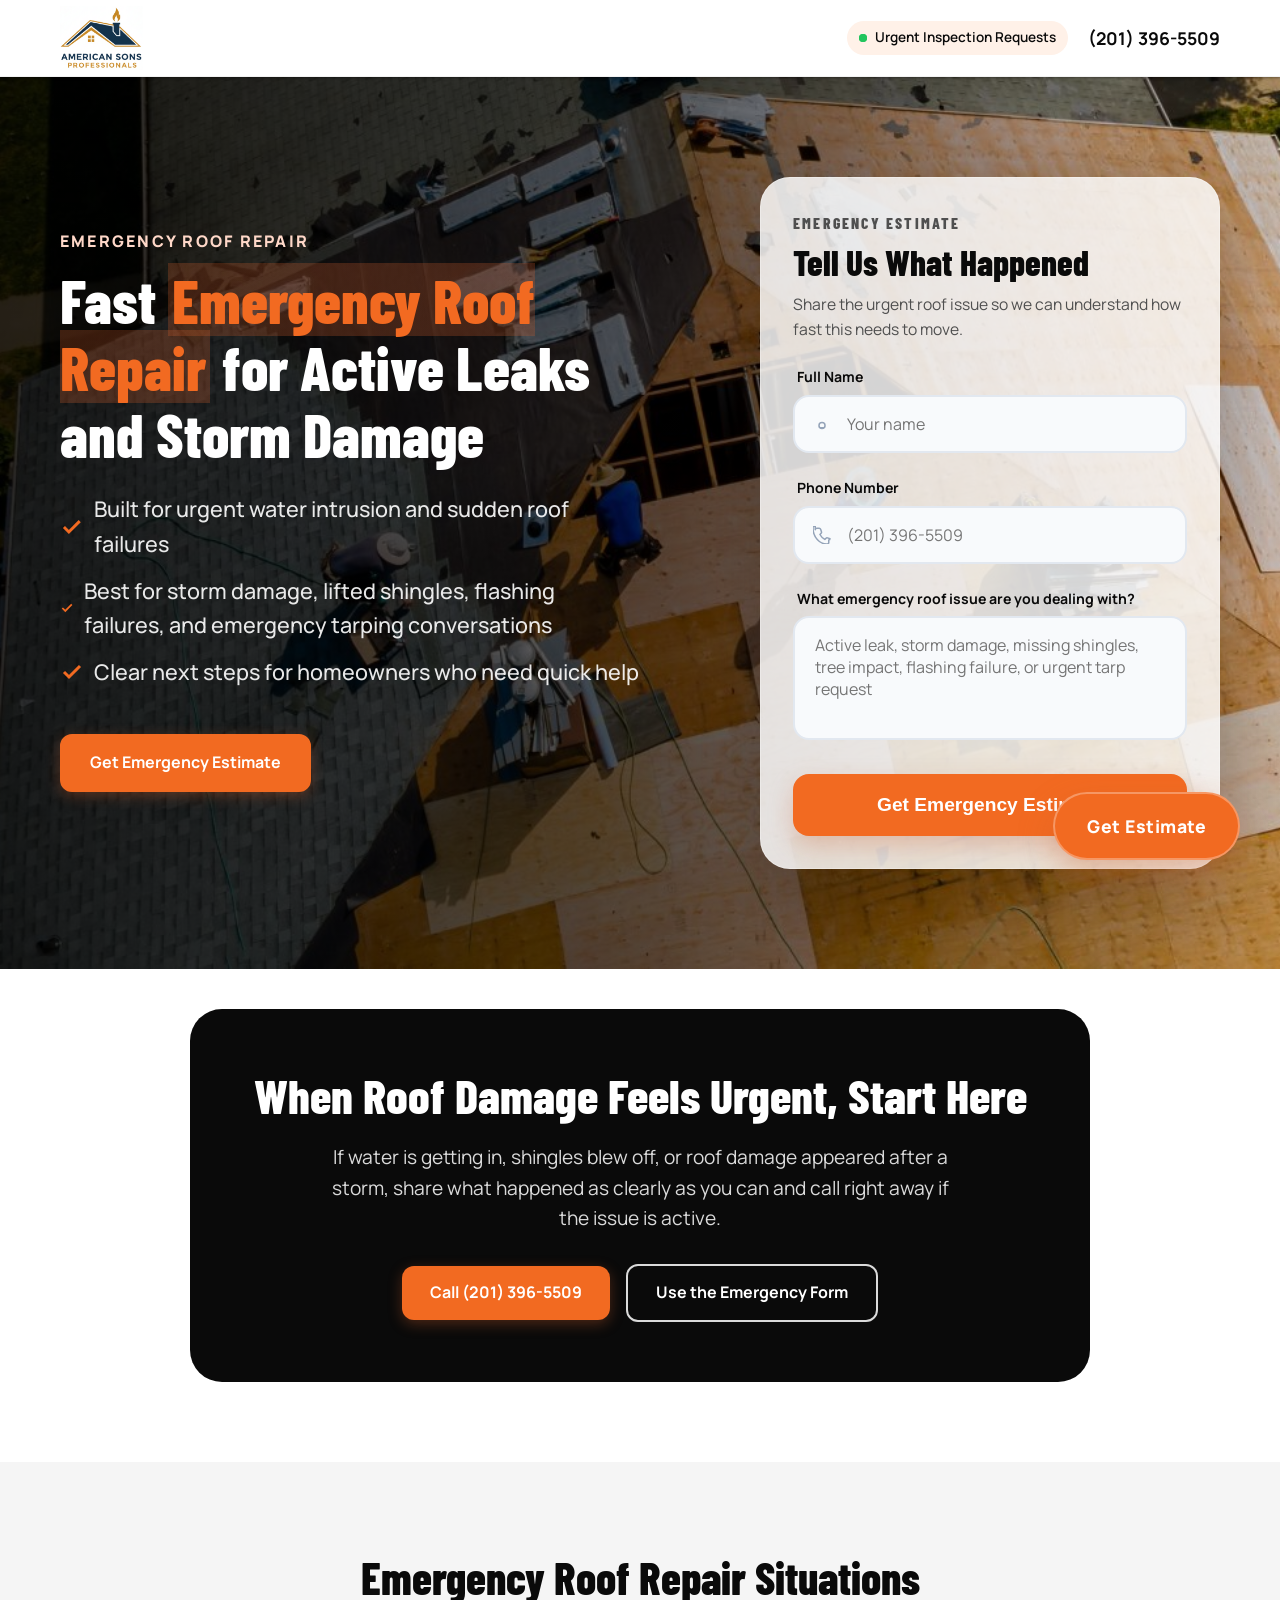
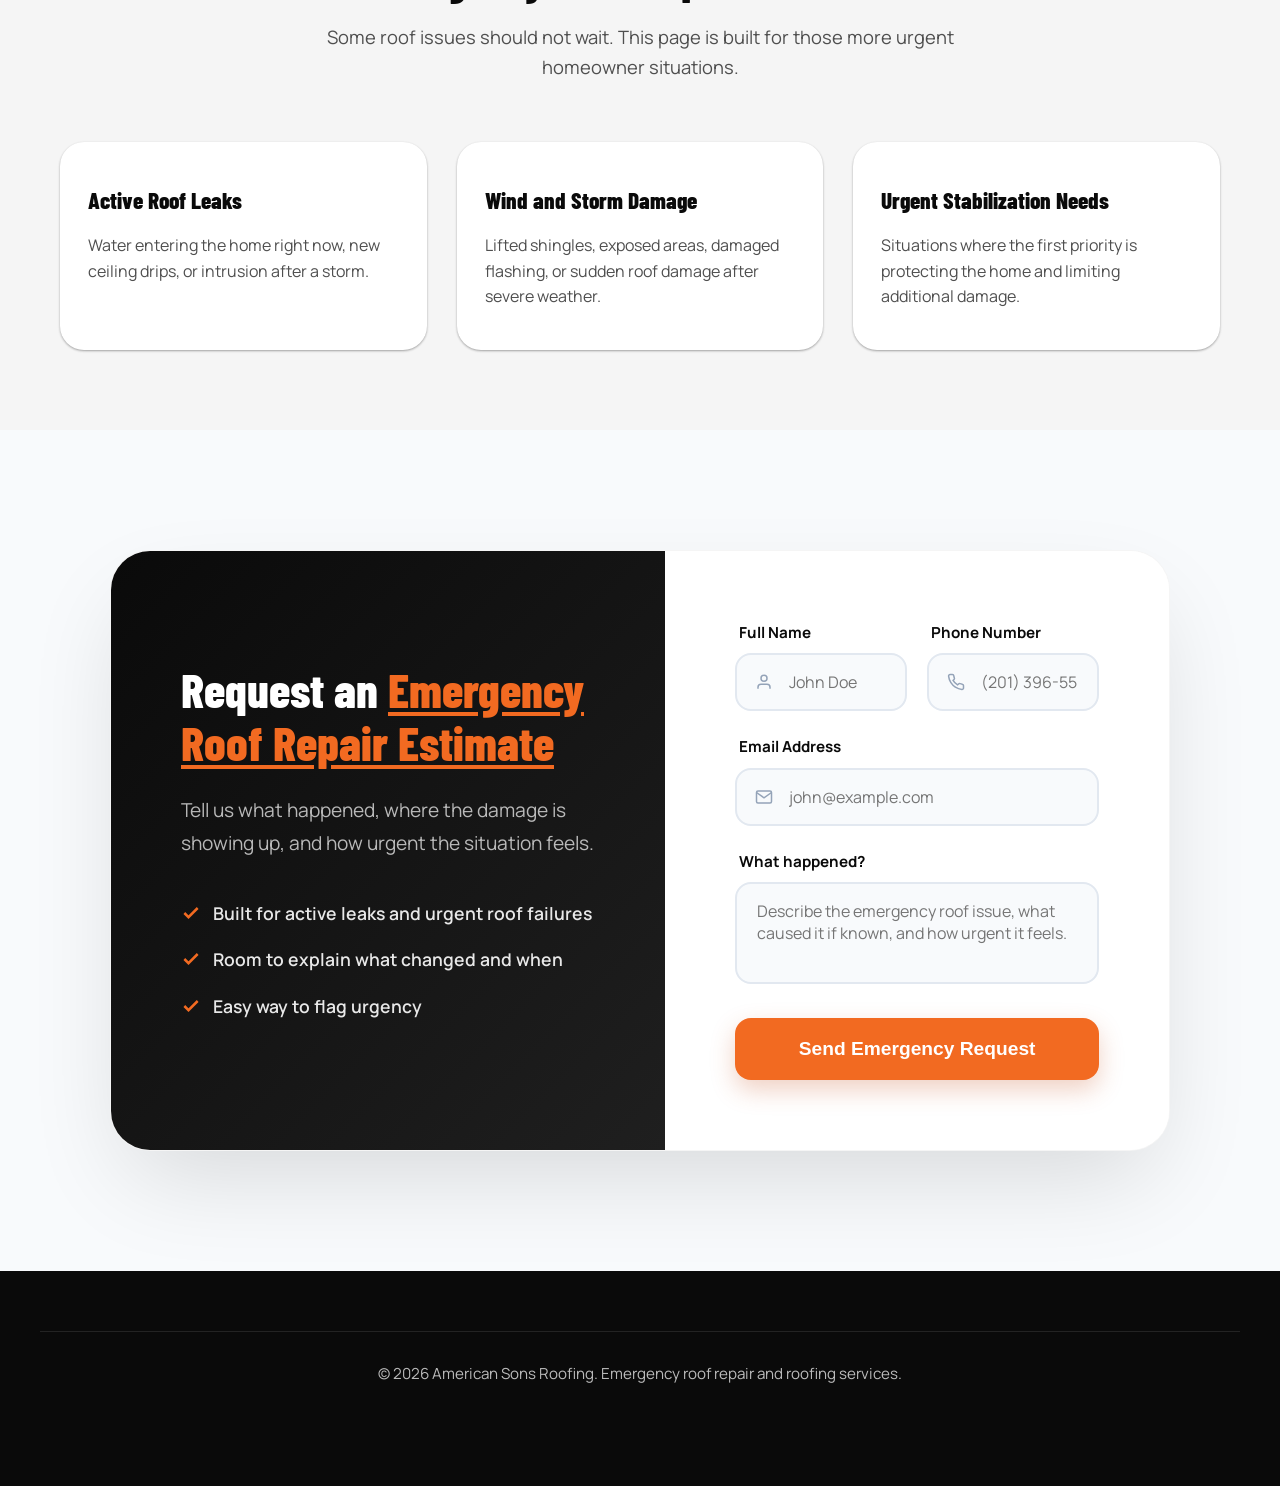
<file: emergency-roof-repair.html>
<!DOCTYPE html>
<html lang="en">
<head>
    <meta charset="UTF-8">
    <meta name="viewport" content="width=device-width, initial-scale=1.0">
    <!-- Google Tag Manager -->
    <script>(function(w,d,s,l,i){w[l]=w[l]||[];w[l].push({'gtm.start':
    new Date().getTime(),event:'gtm.js'});var f=d.getElementsByTagName(s)[0],
    j=d.createElement(s),dl=l!='dataLayer'?'&l='+l:'';j.async=true;j.src=
    'https://www.googletagmanager.com/gtm.js?id='+i+dl;f.parentNode.insertBefore(j,f);
    })(window,document,'script','dataLayer','GTM-ML44QQBG');</script>
    <!-- End Google Tag Manager -->
    <script>
      window.dataLayer = window.dataLayer || [];
      function gtag(){dataLayer.push(arguments);}
      function gtag_report_conversion(url) {
        var callback = function () {
          if (typeof(url) !== 'undefined') {
            window.location = url;
          }
        };
        gtag('event', 'conversion', {
          'send_to': 'AW-18182614943/FxSvCO7W9tUcEJ_fkt5D',
          'event_callback': callback,
          'event_timeout': 2000
        });
        return false;
      }
      gtag('config', 'AW-18182614943/FxSvCO7W9tUcEJ_fkt5D', {
        'phone_conversion_number': '(201) 396-5509'
      });
    </script>
    <title>Emergency Roof Repair in NJ | American Sons Roofing</title>
    <meta name="description" content="American Sons Roofing helps homeowners with emergency roof repair after active leaks, wind damage, missing shingles, and sudden roofing failures that need urgent attention.">
    <link rel="stylesheet" href="style.css">
    <link rel="preconnect" href="https://fonts.googleapis.com">
    <link rel="preconnect" href="https://fonts.gstatic.com" crossorigin>
    <link href="https://fonts.googleapis.com/css2?family=Barlow+Condensed:wght@600;700;800&family=Manrope:wght@400;500;600;700;800&display=swap" rel="stylesheet">
</head>
<body class="roofing-landing-page">
    <header class="sticky-header">
        <div class="container header-content">
            <div class="logo"><img src="americansons-logo.png" alt="American Sons Professionals logo" class="logo-img"></div>
            <div class="header-right">
                <div class="status-badge"><span class="pulse-dot"></span>Urgent Inspection Requests</div>
                <a href="tel:2013965509" onclick="return gtag_report_conversion('tel:2013965509');" class="phone-link">(201) 396-5509</a>
            </div>
        </div>
    </header>
    <main>
        <section class="hero-v2">
            <div class="hero-overlay"></div>
            <img src="roofingnewjersey.jpg" alt="Emergency roof repair work in New Jersey" class="hero-bg-img">
            <div class="container hero-container">
                <div class="hero-content">
                    <p class="eyebrow">Emergency Roof Repair</p>
                    <h1>Fast <span class="highlight">Emergency Roof Repair</span> for Active Leaks and Storm Damage</h1>
                    <ul class="hero-subtext" style="list-style:none; padding:0; text-align:left;">
                        <li style="display:flex; align-items:center; gap:10px; margin-bottom:12px;"><svg width="24" height="24" viewBox="0 0 24 24" fill="none" stroke="var(--accent)" stroke-width="3"><polyline points="20 6 9 17 4 12"></polyline></svg>Built for urgent water intrusion and sudden roof failures</li>
                        <li style="display:flex; align-items:center; gap:10px; margin-bottom:12px;"><svg width="24" height="24" viewBox="0 0 24 24" fill="none" stroke="var(--accent)" stroke-width="3"><polyline points="20 6 9 17 4 12"></polyline></svg>Best for storm damage, lifted shingles, flashing failures, and emergency tarping conversations</li>
                        <li style="display:flex; align-items:center; gap:10px;"><svg width="24" height="24" viewBox="0 0 24 24" fill="none" stroke="var(--accent)" stroke-width="3"><polyline points="20 6 9 17 4 12"></polyline></svg>Clear next steps for homeowners who need quick help</li>
                    </ul>
                    <div class="hero-actions-container">
                        <a href="tel:2013965509" onclick="return gtag_report_conversion('tel:2013965509');" class="btn btn-primary btn-cta-main desktop-only">Call Now</a>
                        <a href="#quote-form" class="btn btn-secondary btn-cta-text desktop-only">Get Emergency Estimate</a>
                        <a href="tel:2013965509" onclick="return gtag_report_conversion('tel:2013965509');" class="btn btn-primary btn-cta-main mobile-only">Call (201) 396-5509</a>
                        <a href="sms:2013965509" class="btn btn-secondary btn-cta-text mobile-only"><svg class="phone-icon" viewBox="0 0 24 24" fill="none" stroke="currentColor" stroke-width="2"><path d="M21 15a2 2 0 0 1-2 2H7l-4 4V5a2 2 0 0 1 2-2h14a2 2 0 0 1 2 2z"></path></svg>Text Us</a>
                    </div>
                </div>
                <div class="hero-form-card desktop-only">
                    <div class="hero-form-shell">
                        <div class="hero-form-top">
                            <p class="hero-form-eyebrow">Emergency Estimate</p>
                            <h2>Tell Us What Happened</h2>
                            <p>Share the urgent roof issue so we can understand how fast this needs to move.</p>
                        </div>
                        <form data-lead-form data-netlify="true" name="emergency-roof-repair-quote" class="premium-form hero-form">
                            <input type="hidden" name="form-name" value="emergency-roof-repair-quote">
                            <div class="input-field"><label for="er-name">Full Name</label><div class="input-wrapper"><input type="text" id="er-name" name="name" placeholder="Your name" required><svg class="input-icon" width="18" height="18" fill="none" stroke="currentColor" viewBox="0 0 24 24"><path stroke-linecap="round" stroke-linejoin="round" stroke-width="2" d="M16 14a4 4 0 1 0-8 0m8 0a4 4 0 1 1-8 0m8 0v1a2 2 0 0 1-2 2H10a2 2 0 0 1-2-2v-1"></path></svg></div></div>
                            <div class="input-field"><label for="er-phone">Phone Number</label><div class="input-wrapper"><input type="tel" id="er-phone" name="phone" placeholder="(201) 396-5509" required><svg class="input-icon" width="18" height="18" fill="none" stroke="currentColor" viewBox="0 0 24 24"><path stroke-linecap="round" stroke-linejoin="round" stroke-width="2" d="M3 5a2 2 0 0 1 2-2h3.28a2 2 0 0 1 1.9 1.37l1.1 3.31a2 2 0 0 1-.45 2.05l-1.6 1.6a16 16 0 0 0 6.51 6.51l1.6-1.6a2 2 0 0 1 2.05-.45l3.31 1.1A2 2 0 0 1 21 18.72V22a2 2 0 0 1-2 2h-1C9.16 24 0 14.84 0 3V2a2 2 0 0 1 2-2h1z"></path></svg></div></div>
                            <div class="input-field"><label for="er-needs">What emergency roof issue are you dealing with?</label><textarea id="er-needs" name="needs" rows="4" placeholder="Active leak, storm damage, missing shingles, tree impact, flashing failure, or urgent tarp request" required></textarea></div>
                            <button type="submit" class="btn btn-primary submit-btn-v2 hero-submit-btn">Get Emergency Estimate</button>
                        </form>
                    </div>
                </div>
            </div>
        </section>

        <section class="final-cta" style="padding: 40px 20px 80px;">
            <div class="container" style="background: var(--primary); border-radius: 32px; padding: 60px 30px; text-align: center; max-width: 900px; margin: 0 auto;">
                <h2 style="color: var(--white); line-height: 1.1;">When Roof Damage Feels Urgent, Start Here</h2>
                <p style="color: rgba(255,255,255,0.85); max-width: 650px; margin: 0 auto 30px auto; font-size: 1.2rem;">If water is getting in, shingles blew off, or roof damage appeared after a storm, share what happened as clearly as you can and call right away if the issue is active.</p>
                <div style="display:flex; flex-wrap:wrap; align-items:center; justify-content:center; gap:16px;">
                    <a href="tel:2013965509" onclick="return gtag_report_conversion('tel:2013965509');" class="btn btn-primary btn-large">Call (201) 396-5509</a>
                    <a href="#quote-form" class="btn btn-secondary">Use the Emergency Form</a>
                </div>
            </div>
        </section>

        <section id="services" class="process" style="padding: 80px 0; background: var(--bg-light);">
            <div class="container">
                <div class="section-header" style="text-align:center; margin-bottom:60px;">
                    <h2 style="font-size:2.8rem; color:var(--primary);">Emergency Roof Repair Situations</h2>
                    <p style="color:var(--text-light); font-size:1.15rem; max-width:680px; margin:10px auto 0;">Some roof issues should not wait. This page is built for those more urgent homeowner situations.</p>
                </div>
                <div style="display:grid; grid-template-columns: repeat(auto-fit, minmax(280px, 1fr)); gap:30px;">
                    <div style="background:var(--white); padding:40px 28px; border-radius:24px; box-shadow:var(--shadow-sm);"><h3 style="font-size:1.45rem; margin-bottom:14px; color:var(--primary);">Active Roof Leaks</h3><p style="color:var(--text-light);">Water entering the home right now, new ceiling drips, or intrusion after a storm.</p></div>
                    <div style="background:var(--white); padding:40px 28px; border-radius:24px; box-shadow:var(--shadow-sm);"><h3 style="font-size:1.45rem; margin-bottom:14px; color:var(--primary);">Wind and Storm Damage</h3><p style="color:var(--text-light);">Lifted shingles, exposed areas, damaged flashing, or sudden roof damage after severe weather.</p></div>
                    <div style="background:var(--white); padding:40px 28px; border-radius:24px; box-shadow:var(--shadow-sm);"><h3 style="font-size:1.45rem; margin-bottom:14px; color:var(--primary);">Urgent Stabilization Needs</h3><p style="color:var(--text-light);">Situations where the first priority is protecting the home and limiting additional damage.</p></div>
                </div>
            </div>
        </section>

        <section id="quote-form" class="quote-form-section-v2">
            <div class="container container-medium">
                <div class="form-wrapper-v2">
                    <div class="form-grid-v2">
                        <div class="form-content-v2">
                            <span class="form-tag">Emergency Leads</span>
                            <h2 class="form-title">Request an <span class="highlight">Emergency Roof Repair Estimate</span></h2>
                            <p class="form-description">Tell us what happened, where the damage is showing up, and how urgent the situation feels.</p>
                            <ul class="form-perks">
                                <li><svg width="20" height="20" viewBox="0 0 24 24" fill="none" stroke="var(--accent)" stroke-width="3"><polyline points="20 6 9 17 4 12"></polyline></svg>Built for active leaks and urgent roof failures</li>
                                <li><svg width="20" height="20" viewBox="0 0 24 24" fill="none" stroke="var(--accent)" stroke-width="3"><polyline points="20 6 9 17 4 12"></polyline></svg>Room to explain what changed and when</li>
                                <li><svg width="20" height="20" viewBox="0 0 24 24" fill="none" stroke="var(--accent)" stroke-width="3"><polyline points="20 6 9 17 4 12"></polyline></svg>Easy way to flag urgency</li>
                            </ul>
                        </div>
                        <div class="form-container-v2">
                            <form data-lead-form data-netlify="true" name="emergency-roof-repair-estimate-form" class="premium-form">
                                <input type="hidden" name="form-name" value="emergency-roof-repair-estimate-form">
                                <div class="input-row">
                                    <div class="input-field"><label for="e-name">Full Name</label><div class="input-wrapper"><svg class="input-icon" width="18" height="18" viewBox="0 0 24 24" fill="none" stroke="currentColor" stroke-width="2"><path d="M20 21v-2a4 4 0 0 0-4-4H8a4 4 0 0 0-4 4v2"></path><circle cx="12" cy="7" r="4"></circle></svg><input type="text" id="e-name" name="name" required placeholder="John Doe"></div></div>
                                    <div class="input-field"><label for="e-phone">Phone Number</label><div class="input-wrapper"><svg class="input-icon" width="18" height="18" viewBox="0 0 24 24" fill="none" stroke="currentColor" stroke-width="2"><path d="M22 16.92v3a2 2 0 0 1-2.18 2 19.79 19.79 0 0 1-8.63-3.07 19.5 19.79 0 0 1-6-6 19.79 19.79 0 0 1-3.07-8.67A2 2 0 0 1 4.11 2h3a2 2 0 0 1 2 1.72 12.84 12.84 0 0 0 .7 2.81 2 2 0 0 1-.45 2.11L8.09 9.91a16 16 0 0 0 6 6l1.27-1.27a2 2 0 0 1 2.11-.45 12.84 12.84 0 0 0 2.81.7A2 2 0 0 1 22 16.92z"></path></svg><input type="tel" id="e-phone" name="phone" required placeholder="(201) 396-5509"></div></div>
                                </div>
                                <div class="input-field"><label for="e-email">Email Address</label><div class="input-wrapper"><svg class="input-icon" width="18" height="18" viewBox="0 0 24 24" fill="none" stroke="currentColor" stroke-width="2"><path d="M4 4h16c1.1 0 2 .9 2 2v12c0 1.1-.9 2-2 2H4c-1.1 0-2-.9-2-2V6c0-1.1.9-2 2-2z"></path><polyline points="22,6 12,13 2,6"></polyline></svg><input type="email" id="e-email" name="email" required placeholder="john@example.com"></div></div>
                                <div class="input-field"><label for="e-needs">What happened?</label><div class="input-wrapper"><textarea id="e-needs" name="needs" rows="3" required placeholder="Describe the emergency roof issue, what caused it if known, and how urgent it feels."></textarea></div></div>
                                <button type="submit" class="btn btn-primary submit-btn-v2">Send Emergency Request</button>
                            </form>
                        </div>
                    </div>
                </div>
            </div>
        </section>
    </main>
    <footer style="padding:60px 0 100px; background:var(--primary); color:rgba(255,255,255,0.72); font-size:0.95rem;">
        <div class="container" style="text-align:center; border-top:1px solid rgba(255,255,255,0.1); padding-top:30px;"><p>&copy; 2026 American Sons Roofing. Emergency roof repair and roofing services.</p></div>
    </footer>
    <div id="success-modal" class="modal"><div class="modal-content"><div class="modal-header"><span class="close-modal">&times;</span></div><div class="modal-body" style="text-align:center; padding:20px 10px 40px;"><div class="success-icon">✓</div><h3 style="font-size:2rem; color:var(--primary); margin-bottom:15px;">Request Received</h3><p style="font-size:1.15rem; color:var(--text-light); line-height:1.6; max-width:420px; margin:0 auto 30px;">Thanks for reaching out. Your request has been sent and someone can follow up shortly.</p><button class="btn btn-primary close-modal-btn" style="width:100%; border-radius:50px; padding:15px;">Close</button></div></div></div>
    <script>
        document.addEventListener("DOMContentLoaded", function() {
            document.querySelectorAll('a[href^="tel:"]').forEach(link => {
                link.addEventListener("click", function(e) {
                    e.preventDefault();
                    gtag_report_conversion(this.href);
                });
            });
            const leadForms = document.querySelectorAll("[data-lead-form]");
            const modal = document.getElementById("success-modal");
            const closeButtons = document.querySelectorAll(".close-modal, .close-modal-btn");
            leadForms.forEach(form => {
                form.addEventListener("submit", function(e) {
                    e.preventDefault();
                    const formData = new FormData(this);
                    fetch("/", { method: "POST", body: new URLSearchParams(formData).toString(), headers: { "Content-Type": "application/x-www-form-urlencoded" } })
                        .then(() => {
                            window.dataLayer = window.dataLayer || [];
                            window.dataLayer.push({ event: "form_submit" });
                            document.body.setAttribute("data-form-status", "form_submit");
                            window.dispatchEvent(new CustomEvent("form-submit-success"));
                            modal.style.display = "block";
                            document.body.style.overflow = "hidden";
                            form.reset();
                        })
                        .catch(() => { modal.style.display = "block"; document.body.style.overflow = "hidden"; });
                });
            });
            closeButtons.forEach(btn => btn.addEventListener("click", () => { modal.style.display = "none"; document.body.style.overflow = "auto"; }));
            window.addEventListener("click", event => { if (event.target === modal) { modal.style.display = "none"; document.body.style.overflow = "auto"; } });
        });
    </script>
    <div class="desktop-cta-container desktop-only"><a href="#quote-form" class="floating-cta-v2"><span class="cta-pulse"></span>Get Estimate</a></div>
</body>
</html>
</file>
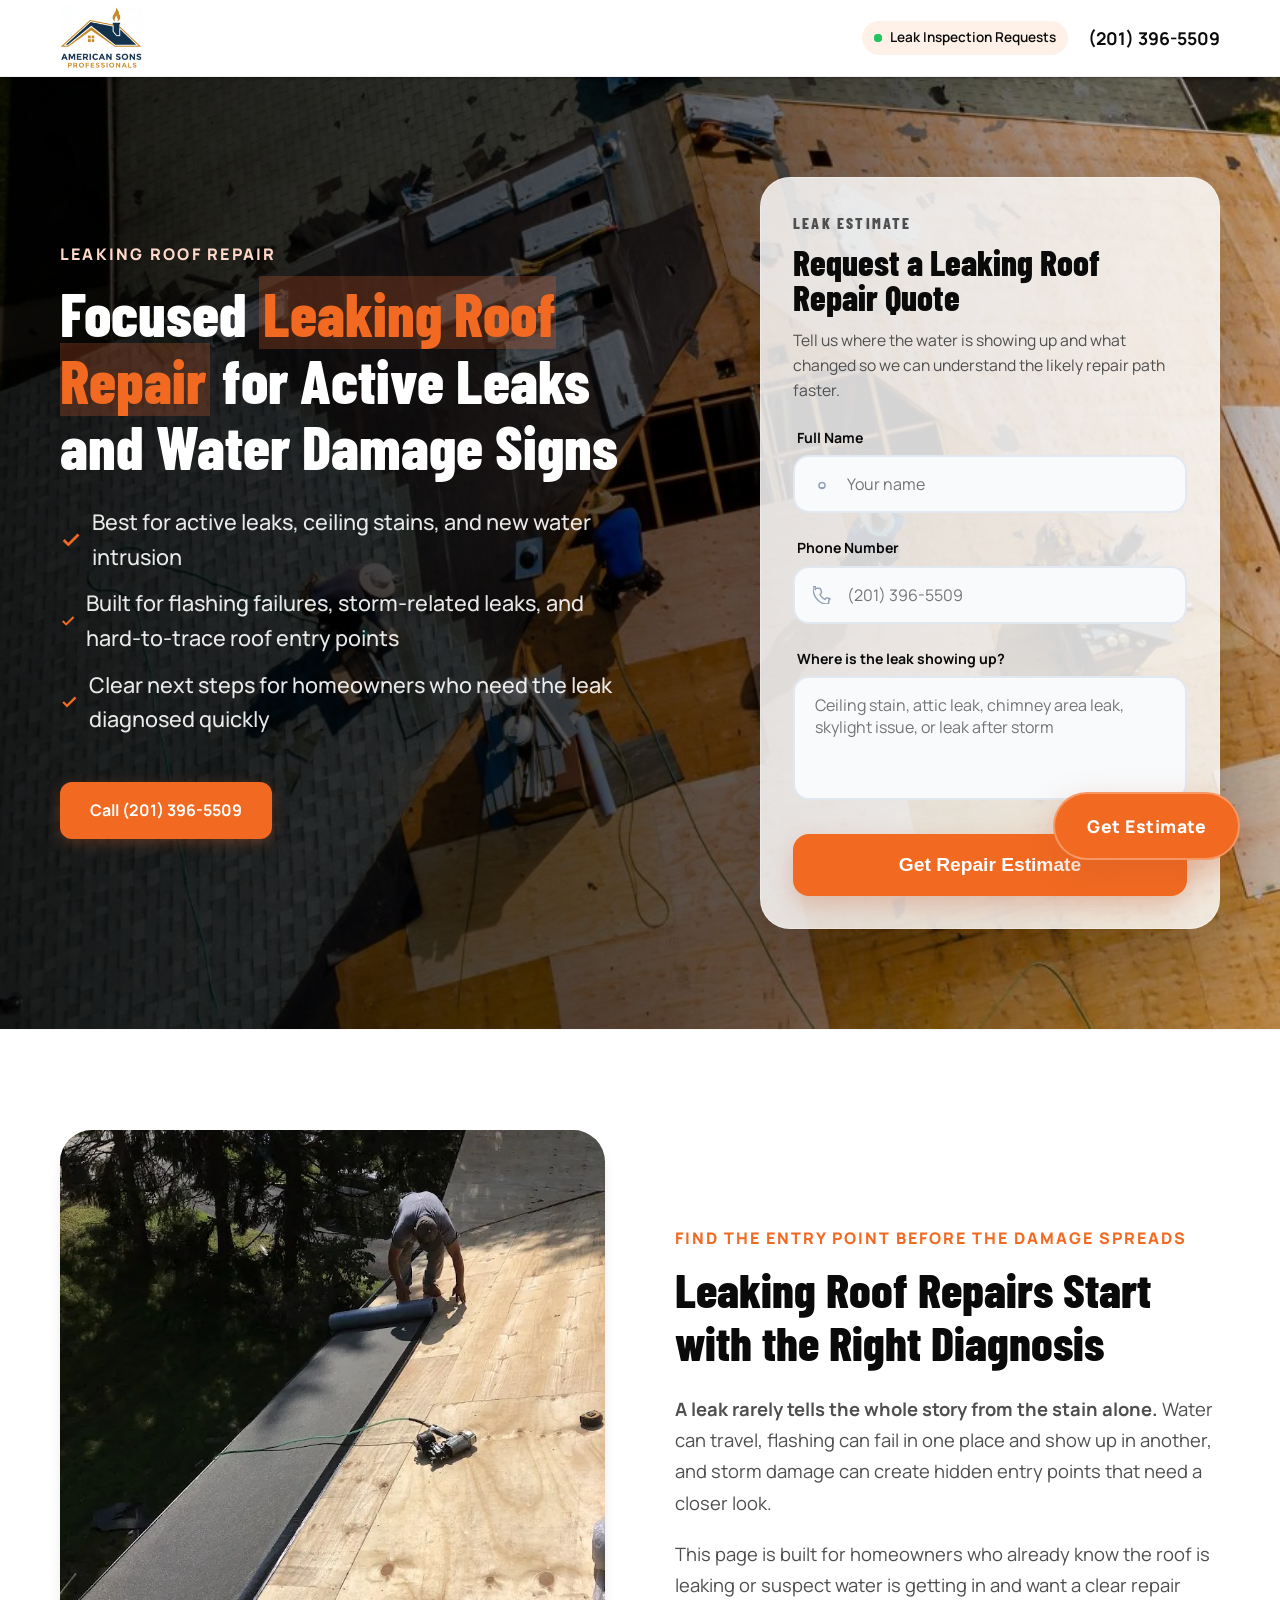
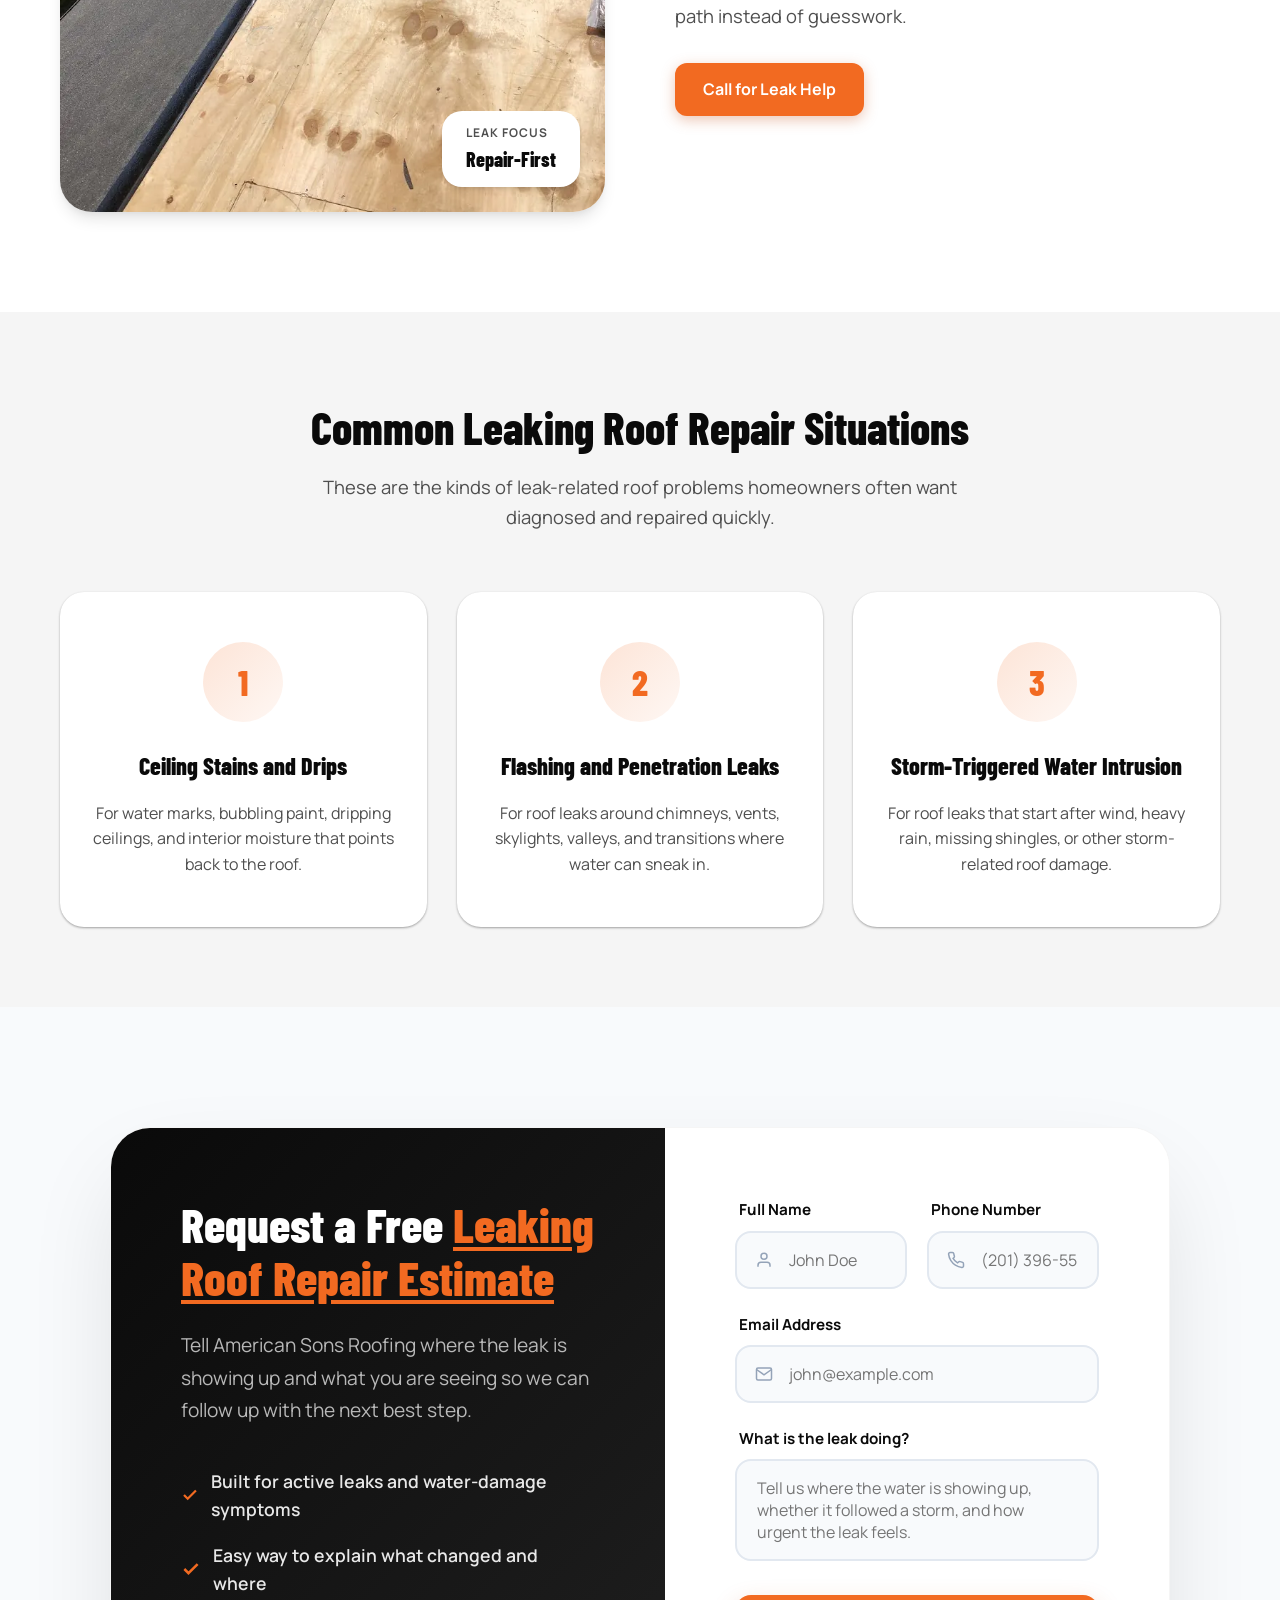
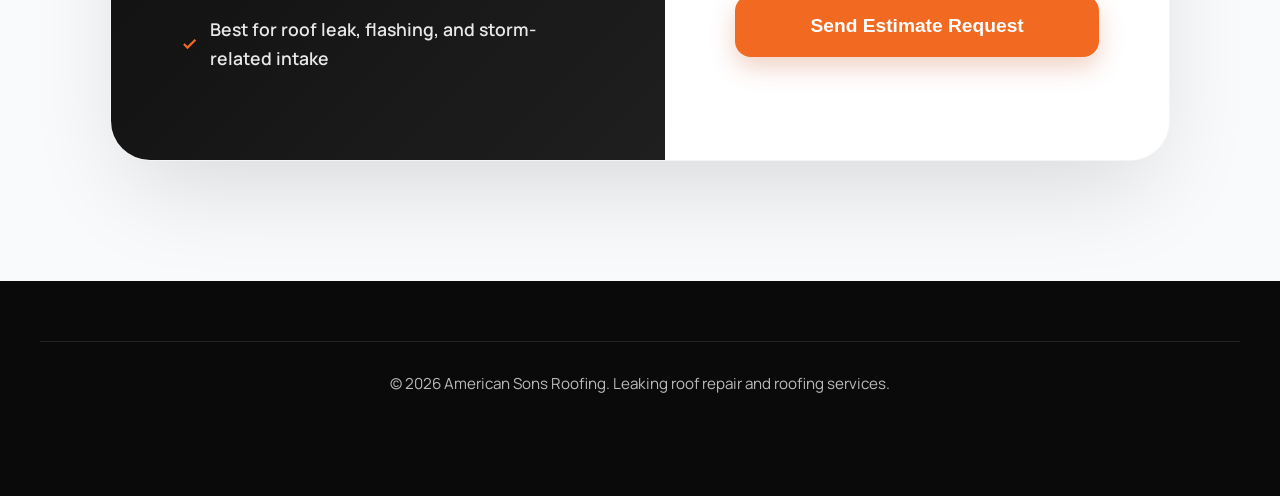
<file: leaking-roof-repair.html>
<!DOCTYPE html>
<html lang="en">
<head>
    <meta charset="UTF-8">
    <meta name="viewport" content="width=device-width, initial-scale=1.0">
    <!-- Google Tag Manager -->
    <script>(function(w,d,s,l,i){w[l]=w[l]||[];w[l].push({'gtm.start':
    new Date().getTime(),event:'gtm.js'});var f=d.getElementsByTagName(s)[0],
    j=d.createElement(s),dl=l!='dataLayer'?'&l='+l:'';j.async=true;j.src=
    'https://www.googletagmanager.com/gtm.js?id='+i+dl;f.parentNode.insertBefore(j,f);
    })(window,document,'script','dataLayer','GTM-ML44QQBG');</script>
    <!-- End Google Tag Manager -->
    <script>
      window.dataLayer = window.dataLayer || [];
      function gtag(){dataLayer.push(arguments);}
      function gtag_report_conversion(url) {
        var callback = function () {
          if (typeof(url) !== 'undefined') {
            window.location = url;
          }
        };
        gtag('event', 'conversion', {
          'send_to': 'AW-18182614943/FxSvCO7W9tUcEJ_fkt5D',
          'event_callback': callback,
          'event_timeout': 2000
        });
        return false;
      }
      gtag('config', 'AW-18182614943/FxSvCO7W9tUcEJ_fkt5D', {
        'phone_conversion_number': '(201) 396-5509'
      });
    </script>
    <title>Leaking Roof Repair in NJ | American Sons Roofing</title>
    <meta name="description" content="American Sons Roofing helps homeowners with leaking roof repair across New Jersey, including active leaks, ceiling stains, flashing failures, storm-related water intrusion, and urgent roof diagnostics.">
    <link rel="stylesheet" href="style.css">
    <link rel="preconnect" href="https://fonts.googleapis.com">
    <link rel="preconnect" href="https://fonts.gstatic.com" crossorigin>
    <link href="https://fonts.googleapis.com/css2?family=Barlow+Condensed:wght@600;700;800&family=Manrope:wght@400;500;600;700;800&display=swap" rel="stylesheet">
</head>
<body class="roofing-landing-page">
    <header class="sticky-header">
        <div class="container header-content">
            <div class="logo">
                <img src="americansons-logo.png" alt="American Sons Professionals logo" class="logo-img">
            </div>
            <div class="header-right">
                <div class="status-badge">
                    <span class="pulse-dot"></span>
                    Leak Inspection Requests
                </div>
                <a href="tel:2013965509" onclick="return gtag_report_conversion('tel:2013965509');" class="phone-link">(201) 396-5509</a>
            </div>
        </div>
    </header>

    <main>
        <section class="hero-v2">
            <div class="hero-overlay"></div>
            <img src="roofingnewjersey.jpg" alt="American Sons Roofing crew repairing a leaking roof" class="hero-bg-img">
            <div class="container hero-container">
                <div class="hero-content">
                    <p class="eyebrow">Leaking Roof Repair</p>
                    <h1>Focused <span class="highlight">Leaking Roof Repair</span> for Active Leaks and Water Damage Signs</h1>
                    <ul class="hero-subtext" style="list-style: none; padding: 0; text-align: left;">
                        <li style="display: flex; align-items: center; gap: 10px; margin-bottom: 12px;">
                            <svg width="24" height="24" viewBox="0 0 24 24" fill="none" stroke="var(--accent)" stroke-width="3"><polyline points="20 6 9 17 4 12"></polyline></svg>
                            Best for active leaks, ceiling stains, and new water intrusion
                        </li>
                        <li style="display: flex; align-items: center; gap: 10px; margin-bottom: 12px;">
                            <svg width="24" height="24" viewBox="0 0 24 24" fill="none" stroke="var(--accent)" stroke-width="3"><polyline points="20 6 9 17 4 12"></polyline></svg>
                            Built for flashing failures, storm-related leaks, and hard-to-trace roof entry points
                        </li>
                        <li style="display: flex; align-items: center; gap: 10px;">
                            <svg width="24" height="24" viewBox="0 0 24 24" fill="none" stroke="var(--accent)" stroke-width="3"><polyline points="20 6 9 17 4 12"></polyline></svg>
                            Clear next steps for homeowners who need the leak diagnosed quickly
                        </li>
                    </ul>

                    <div class="hero-actions-container">
                        <a href="#quote-form" class="btn btn-primary btn-cta-main desktop-only">Get Your Estimate</a>
                        <a href="tel:2013965509" onclick="return gtag_report_conversion('tel:2013965509');" class="btn btn-secondary btn-cta-text desktop-only">Call (201) 396-5509</a>
                        <a href="tel:2013965509" onclick="return gtag_report_conversion('tel:2013965509');" class="btn btn-primary btn-cta-main mobile-only">Call (201) 396-5509</a>
                        <a href="sms:2013965509" class="btn btn-secondary btn-cta-text mobile-only">
                            <svg class="phone-icon" viewBox="0 0 24 24" fill="none" stroke="currentColor" stroke-width="2">
                                <path d="M21 15a2 2 0 0 1-2 2H7l-4 4V5a2 2 0 0 1 2-2h14a2 2 0 0 1 2 2z"></path>
                            </svg>
                            Text Us
                        </a>
                    </div>
                </div>

                <div class="hero-form-card desktop-only">
                    <div class="hero-form-shell">
                        <div class="hero-form-top">
                            <p class="hero-form-eyebrow">Leak Estimate</p>
                            <h2>Request a Leaking Roof Repair Quote</h2>
                            <p>Tell us where the water is showing up and what changed so we can understand the likely repair path faster.</p>
                        </div>
                        <form data-lead-form data-netlify="true" name="leaking-roof-repair-quote" class="premium-form hero-form">
                            <input type="hidden" name="form-name" value="leaking-roof-repair-quote">
                            <div class="input-field">
                                <label for="leak-name">Full Name</label>
                                <div class="input-wrapper">
                                    <input type="text" id="leak-name" name="name" placeholder="Your name" required>
                                    <svg class="input-icon" width="18" height="18" fill="none" stroke="currentColor" viewBox="0 0 24 24">
                                        <path stroke-linecap="round" stroke-linejoin="round" stroke-width="2" d="M16 14a4 4 0 1 0-8 0m8 0a4 4 0 1 1-8 0m8 0v1a2 2 0 0 1-2 2H10a2 2 0 0 1-2-2v-1"></path>
                                    </svg>
                                </div>
                            </div>
                            <div class="input-field">
                                <label for="leak-phone">Phone Number</label>
                                <div class="input-wrapper">
                                    <input type="tel" id="leak-phone" name="phone" placeholder="(201) 396-5509" required>
                                    <svg class="input-icon" width="18" height="18" fill="none" stroke="currentColor" viewBox="0 0 24 24">
                                        <path stroke-linecap="round" stroke-linejoin="round" stroke-width="2" d="M3 5a2 2 0 0 1 2-2h3.28a2 2 0 0 1 1.9 1.37l1.1 3.31a2 2 0 0 1-.45 2.05l-1.6 1.6a16 16 0 0 0 6.51 6.51l1.6-1.6a2 2 0 0 1 2.05-.45l3.31 1.1A2 2 0 0 1 21 18.72V22a2 2 0 0 1-2 2h-1C9.16 24 0 14.84 0 3V2a2 2 0 0 1 2-2h1z"></path>
                                    </svg>
                                </div>
                            </div>
                            <div class="input-field">
                                <label for="leak-needs">Where is the leak showing up?</label>
                                <textarea id="leak-needs" name="needs" rows="4" placeholder="Ceiling stain, attic leak, chimney area leak, skylight issue, or leak after storm" required></textarea>
                            </div>
                            <button type="submit" class="btn btn-primary submit-btn-v2 hero-submit-btn">Get Repair Estimate</button>
                        </form>
                    </div>
                </div>
            </div>
        </section>

        <section class="owner-intro">
            <div class="container split-50">
                <div class="owner-image-box">
                    <img src="americansons-gallery-3.webp" alt="Roof repair crew tracking down a leak source" class="owner-img">
                    <div class="owner-badge">
                        <span class="badge-title">Leak Focus</span>
                        <span class="badge-name">Repair-First</span>
                    </div>
                </div>
                <div class="owner-text-box">
                    <p class="owner-subtitle">Find the Entry Point Before the Damage Spreads</p>
                    <h2 class="owner-title">Leaking Roof Repairs Start with the Right Diagnosis</h2>
                    <div class="owner-blurb">
                        <p><strong>A leak rarely tells the whole story from the stain alone.</strong> Water can travel, flashing can fail in one place and show up in another, and storm damage can create hidden entry points that need a closer look.</p>
                        <p>This page is built for homeowners who already know the roof is leaking or suspect water is getting in and want a clear repair path instead of guesswork.</p>
                    </div>
                    <div class="owner-cta">
                        <a href="tel:2013965509" onclick="return gtag_report_conversion('tel:2013965509');" class="btn btn-primary">Call for Leak Help</a>
                    </div>
                </div>
            </div>
        </section>

        <section id="services" class="process" style="padding: 80px 0; background: var(--bg-light);">
            <div class="container">
                <div class="section-header" style="text-align: center; margin-bottom: 60px;">
                    <h2 style="font-size: 2.8rem; color: var(--primary);">Common Leaking Roof Repair Situations</h2>
                    <p style="color: var(--text-light); font-size: 1.15rem; max-width: 680px; margin: 10px auto 0;">These are the kinds of leak-related roof problems homeowners often want diagnosed and repaired quickly.</p>
                </div>
                <div style="display: grid; grid-template-columns: repeat(auto-fit, minmax(300px, 1fr)); gap: 30px;">
                    <div style="background: var(--white); padding: 50px 30px; border-radius: 24px; text-align: center; box-shadow: var(--shadow-sm);">
                        <div style="width: 80px; height: 80px; background: linear-gradient(135deg, rgba(242, 106, 33, 0.18), rgba(242, 106, 33, 0.05)); color: var(--accent); border-radius: 50%; display: flex; align-items: center; justify-content: center; font-size: 2.2rem; margin: 0 auto 25px; font-weight: 800; font-family: 'Barlow Condensed', sans-serif;">1</div>
                        <h3 style="font-size: 1.5rem; margin-bottom: 15px; color: var(--primary);">Ceiling Stains and Drips</h3>
                        <p style="color: var(--text-light); line-height: 1.6;">For water marks, bubbling paint, dripping ceilings, and interior moisture that points back to the roof.</p>
                    </div>
                    <div style="background: var(--white); padding: 50px 30px; border-radius: 24px; text-align: center; box-shadow: var(--shadow-sm);">
                        <div style="width: 80px; height: 80px; background: linear-gradient(135deg, rgba(242, 106, 33, 0.18), rgba(242, 106, 33, 0.05)); color: var(--accent); border-radius: 50%; display: flex; align-items: center; justify-content: center; font-size: 2.2rem; margin: 0 auto 25px; font-weight: 800; font-family: 'Barlow Condensed', sans-serif;">2</div>
                        <h3 style="font-size: 1.5rem; margin-bottom: 15px; color: var(--primary);">Flashing and Penetration Leaks</h3>
                        <p style="color: var(--text-light); line-height: 1.6;">For roof leaks around chimneys, vents, skylights, valleys, and transitions where water can sneak in.</p>
                    </div>
                    <div style="background: var(--white); padding: 50px 30px; border-radius: 24px; text-align: center; box-shadow: var(--shadow-sm);">
                        <div style="width: 80px; height: 80px; background: linear-gradient(135deg, rgba(242, 106, 33, 0.18), rgba(242, 106, 33, 0.05)); color: var(--accent); border-radius: 50%; display: flex; align-items: center; justify-content: center; font-size: 2.2rem; margin: 0 auto 25px; font-weight: 800; font-family: 'Barlow Condensed', sans-serif;">3</div>
                        <h3 style="font-size: 1.5rem; margin-bottom: 15px; color: var(--primary);">Storm-Triggered Water Intrusion</h3>
                        <p style="color: var(--text-light); line-height: 1.6;">For roof leaks that start after wind, heavy rain, missing shingles, or other storm-related roof damage.</p>
                    </div>
                </div>
            </div>
        </section>

        <section id="quote-form" class="quote-form-section-v2">
            <div class="container container-medium">
                <div class="form-wrapper-v2">
                    <div class="form-grid-v2">
                        <div class="form-content-v2">
                            <span class="form-tag">Leaking Roof Leads</span>
                            <h2 class="form-title">Request a Free <span class="highlight">Leaking Roof Repair Estimate</span></h2>
                            <p class="form-description">Tell American Sons Roofing where the leak is showing up and what you are seeing so we can follow up with the next best step.</p>
                            <ul class="form-perks">
                                <li><svg width="20" height="20" viewBox="0 0 24 24" fill="none" stroke="var(--accent)" stroke-width="3"><polyline points="20 6 9 17 4 12"></polyline></svg>Built for active leaks and water-damage symptoms</li>
                                <li><svg width="20" height="20" viewBox="0 0 24 24" fill="none" stroke="var(--accent)" stroke-width="3"><polyline points="20 6 9 17 4 12"></polyline></svg>Easy way to explain what changed and where</li>
                                <li><svg width="20" height="20" viewBox="0 0 24 24" fill="none" stroke="var(--accent)" stroke-width="3"><polyline points="20 6 9 17 4 12"></polyline></svg>Best for roof leak, flashing, and storm-related intake</li>
                            </ul>
                        </div>

                        <div class="form-container-v2">
                            <form data-lead-form data-netlify="true" name="leaking-roof-repair-estimate-form" class="premium-form">
                                <input type="hidden" name="form-name" value="leaking-roof-repair-estimate-form">
                                <div class="input-row">
                                    <div class="input-field">
                                        <label for="lr-name">Full Name</label>
                                        <div class="input-wrapper">
                                            <svg class="input-icon" width="18" height="18" viewBox="0 0 24 24" fill="none" stroke="currentColor" stroke-width="2"><path d="M20 21v-2a4 4 0 0 0-4-4H8a4 4 0 0 0-4 4v2"></path><circle cx="12" cy="7" r="4"></circle></svg>
                                            <input type="text" id="lr-name" name="name" required placeholder="John Doe">
                                        </div>
                                    </div>
                                    <div class="input-field">
                                        <label for="lr-phone">Phone Number</label>
                                        <div class="input-wrapper">
                                            <svg class="input-icon" width="18" height="18" viewBox="0 0 24 24" fill="none" stroke="currentColor" stroke-width="2"><path d="M22 16.92v3a2 2 0 0 1-2.18 2 19.79 19.79 0 0 1-8.63-3.07 19.5 19.79 0 0 1-6-6 19.79 19.79 0 0 1-3.07-8.67A2 2 0 0 1 4.11 2h3a2 2 0 0 1 2 1.72 12.84 12.84 0 0 0 .7 2.81 2 2 0 0 1-.45 2.11L8.09 9.91a16 16 0 0 0 6 6l1.27-1.27a2 2 0 0 1 2.11-.45 12.84 12.84 0 0 0 2.81.7A2 2 0 0 1 22 16.92z"></path></svg>
                                            <input type="tel" id="lr-phone" name="phone" required placeholder="(201) 396-5509">
                                        </div>
                                    </div>
                                </div>
                                <div class="input-field">
                                    <label for="lr-email">Email Address</label>
                                    <div class="input-wrapper">
                                        <svg class="input-icon" width="18" height="18" viewBox="0 0 24 24" fill="none" stroke="currentColor" stroke-width="2"><path d="M4 4h16c1.1 0 2 .9 2 2v12c0 1.1-.9 2-2 2H4c-1.1 0-2-.9-2-2V6c0-1.1.9-2 2-2z"></path><polyline points="22,6 12,13 2,6"></polyline></svg>
                                        <input type="email" id="lr-email" name="email" required placeholder="john@example.com">
                                    </div>
                                </div>
                                <div class="input-field">
                                    <label for="lr-needs">What is the leak doing?</label>
                                    <div class="input-wrapper">
                                        <textarea id="lr-needs" name="needs" rows="3" required placeholder="Tell us where the water is showing up, whether it followed a storm, and how urgent the leak feels."></textarea>
                                    </div>
                                </div>
                                <button type="submit" class="btn btn-primary submit-btn-v2">Send Estimate Request</button>
                            </form>
                        </div>
                    </div>
                </div>
            </div>
        </section>
    </main>

    <footer style="padding: 60px 0 100px; background: var(--primary); color: rgba(255, 255, 255, 0.72); font-size: 0.95rem;">
        <div class="container" style="text-align: center; border-top: 1px solid rgba(255,255,255,0.1); padding-top: 30px;">
            <p>&copy; 2026 American Sons Roofing. Leaking roof repair and roofing services.</p>
        </div>
    </footer>

    <div id="success-modal" class="modal">
        <div class="modal-content">
            <div class="modal-header"><span class="close-modal">&times;</span></div>
            <div class="modal-body" style="text-align: center; padding: 20px 10px 40px;">
                <div class="success-icon">✓</div>
                <h3 style="font-size: 2rem; color: var(--primary); margin-bottom: 15px;">Request Received</h3>
                <p style="font-size: 1.15rem; color: var(--text-light); line-height: 1.6; max-width: 420px; margin: 0 auto 30px;">Thanks for reaching out. Your estimate request has been sent and someone can follow up with the next step shortly.</p>
                <button class="btn btn-primary close-modal-btn" style="width: 100%; border-radius: 50px; padding: 15px;">Close</button>
            </div>
        </div>
    </div>

    <div class="mobile-cta-bar" id="mobile-scroll-trigger">
        <div style="display: flex; gap: 10px;">
            <a href="tel:2013965509" onclick="return gtag_report_conversion('tel:2013965509');" class="btn btn-primary btn-full" id="mobile-call-btn">
                <svg class="phone-icon ring-animation" viewBox="0 0 24 24" fill="none" stroke="currentColor" stroke-width="2"><path d="M22 16.92v3a2 2 0 0 1-2.18 2 19.79 19.79 0 0 1-8.63-3.07 19.5 19.79 0 0 1-6-6 19.79 19.79 0 0 1-3.07-8.67A2 2 0 0 1 4.11 2h3a2 2 0 0 1 2 1.72 12.84 12.84 0 0 0 .7 2.81 2 2 0 0 1-.45 2.11L8.09 9.91a16 16 0 0 0 6 6l1.27-1.27a2 2 0 0 1 2.11-.45 12.84 12.84 0 0 0 2.81.7A2 2 0 0 1 22 16.92z"></path></svg>
                (201) 396-5509
            </a>
            <a href="sms:2013965509" class="btn btn-secondary btn-full" id="mobile-text-btn">
                <svg class="phone-icon" viewBox="0 0 24 24" fill="none" stroke="currentColor" stroke-width="2"><path d="M21 15a2 2 0 0 1-2 2H7l-4 4V5a2 2 0 0 1 2-2h14a2 2 0 0 1 2 2z"></path></svg>
                Text Us
            </a>
        </div>
    </div>

    <script>
        document.addEventListener("DOMContentLoaded", function() {
            const mobileCta = document.querySelector(".mobile-cta-bar");
            if (mobileCta) {
                window.addEventListener("scroll", function() {
                    mobileCta.classList.toggle("is-visible", window.scrollY > 300);
                }, { passive: true });
            }

            document.querySelectorAll('a[href^="tel:"]').forEach(link => {
                link.addEventListener("click", function(e) {
                    e.preventDefault();
                    gtag_report_conversion(this.href);
                });
            });

            const leadForms = document.querySelectorAll("[data-lead-form]");
            const modal = document.getElementById("success-modal");
            const closeButtons = document.querySelectorAll(".close-modal, .close-modal-btn");

            leadForms.forEach(form => {
                form.addEventListener("submit", function(e) {
                    e.preventDefault();
                    const formData = new FormData(this);
                    fetch("/", {
                        method: "POST",
                        body: new URLSearchParams(formData).toString(),
                        headers: { "Content-Type": "application/x-www-form-urlencoded" }
                    }).then(() => {
                        window.dataLayer = window.dataLayer || [];
                        window.dataLayer.push({ event: "form_submit" });
                        document.body.setAttribute("data-form-status", "form_submit");
                        window.dispatchEvent(new CustomEvent("form-submit-success"));
                        modal.style.display = "block";
                        document.body.style.overflow = "hidden";
                        form.reset();
                    }).catch(() => {
                        modal.style.display = "block";
                        document.body.style.overflow = "hidden";
                    });
                });
            });

            closeButtons.forEach(btn => btn.addEventListener("click", () => {
                modal.style.display = "none";
                document.body.style.overflow = "auto";
            }));

            window.addEventListener("click", event => {
                if (event.target === modal) {
                    modal.style.display = "none";
                    document.body.style.overflow = "auto";
                }
            });
        });
    </script>

    <div class="desktop-cta-container desktop-only">
        <a href="#quote-form" class="floating-cta-v2">
            <span class="cta-pulse"></span>
            Get Estimate
        </a>
    </div>
</body>
</html>
</file>
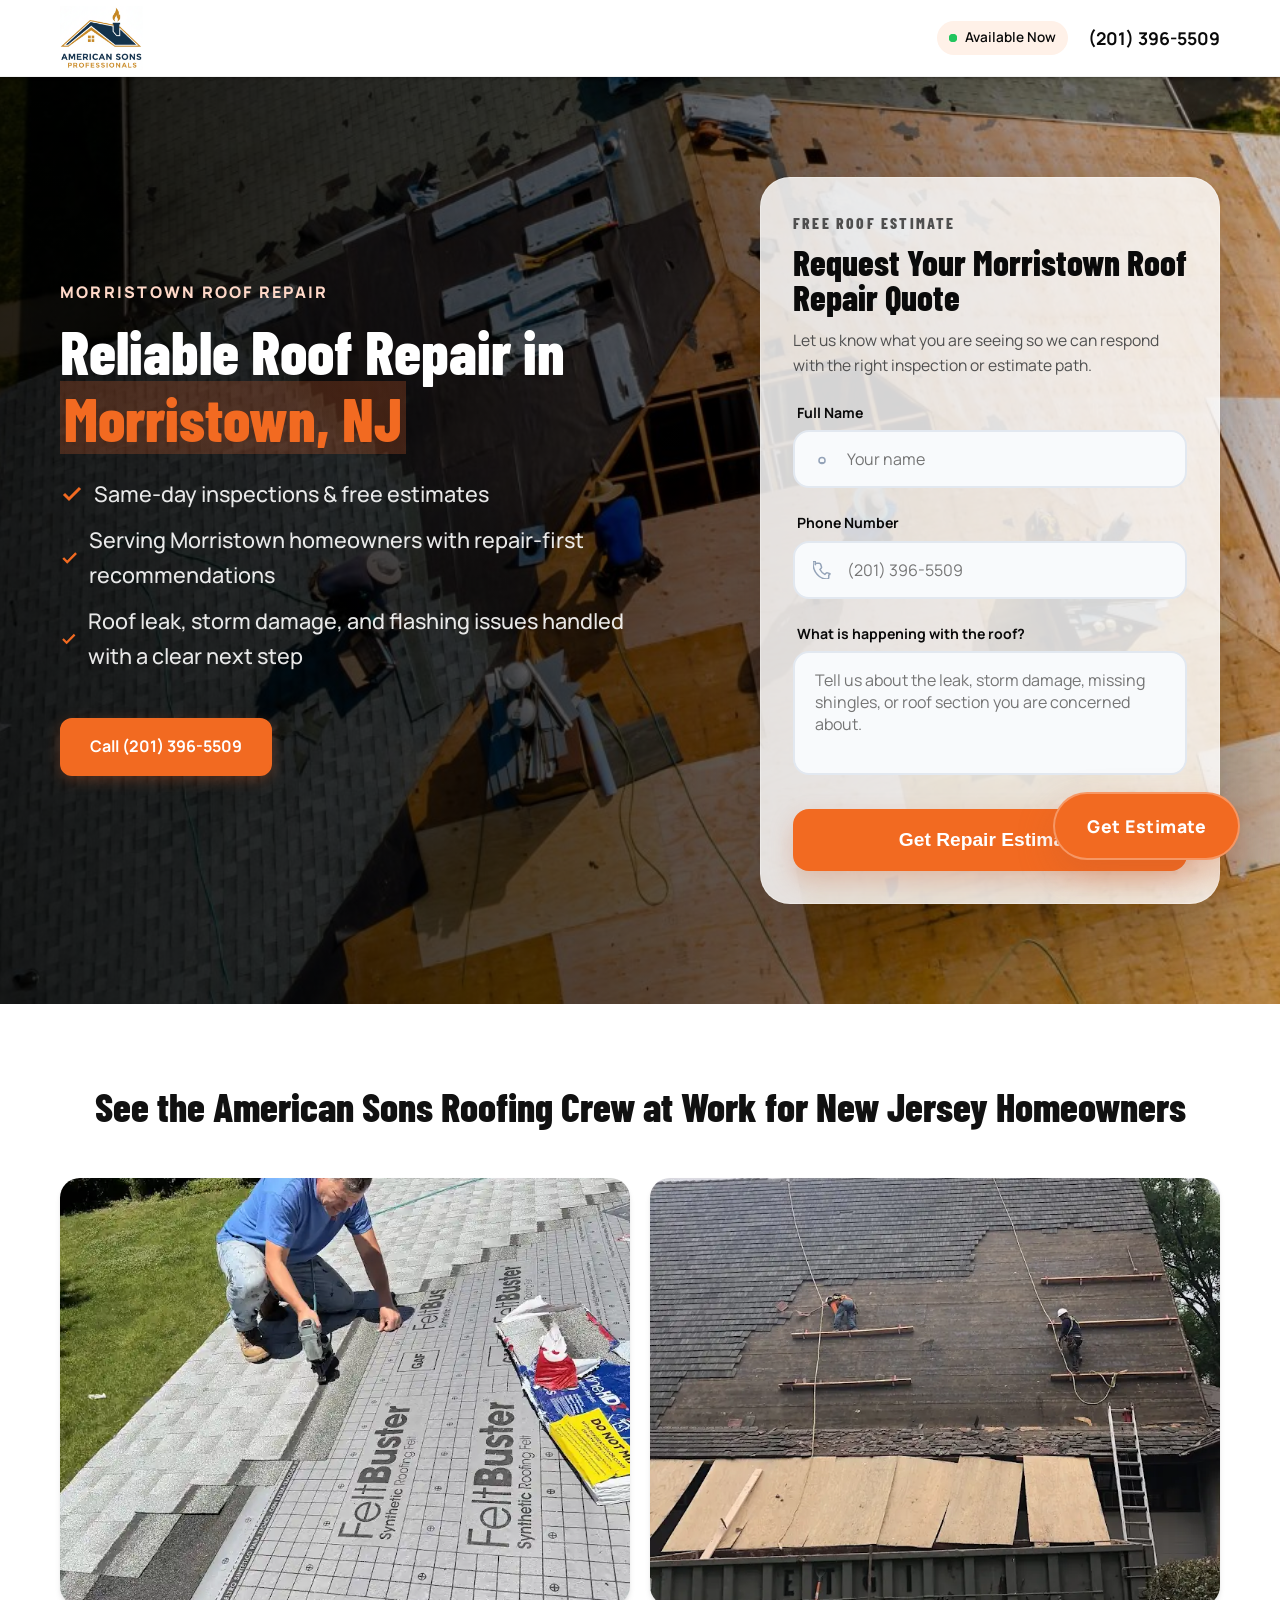
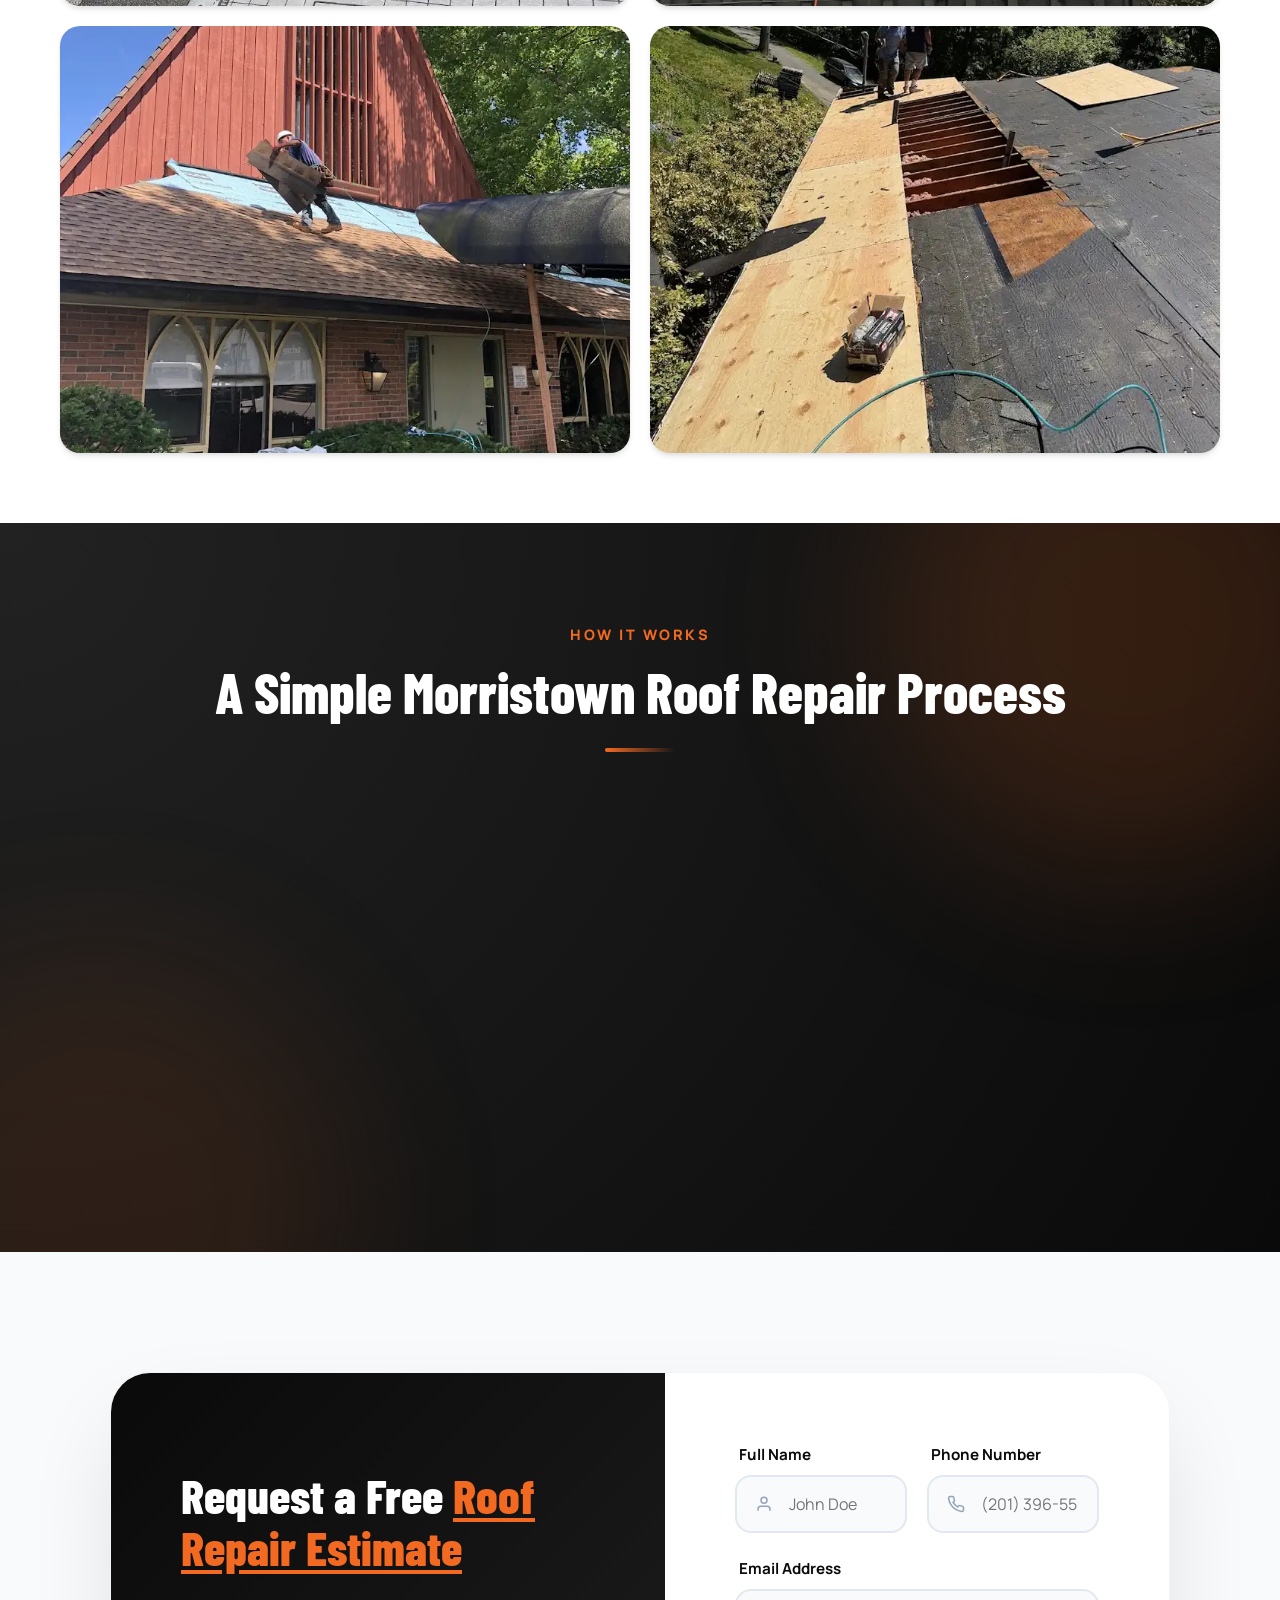
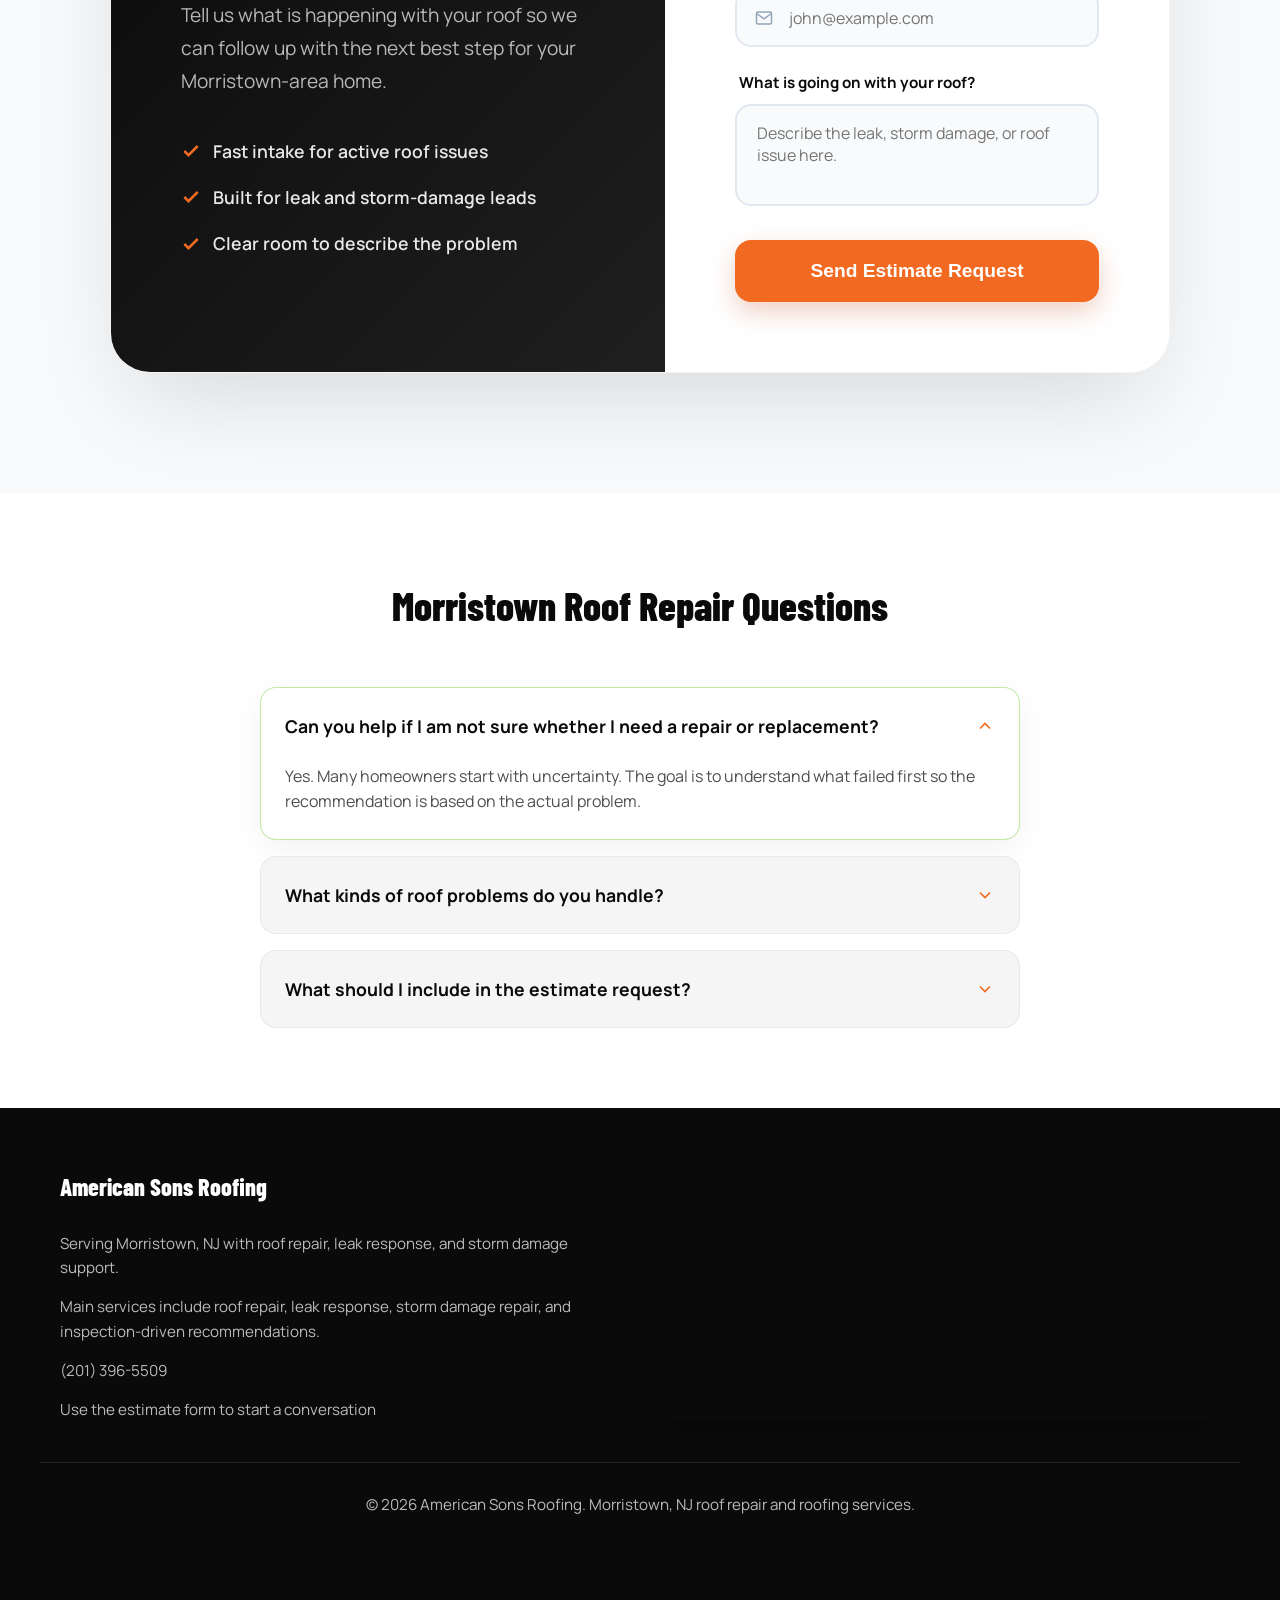
<file: morristown-roof-repair.html>
<!DOCTYPE html>
<html lang="en">
<head>
    <meta charset="UTF-8">
    <meta name="viewport" content="width=device-width, initial-scale=1.0">
    <!-- Google Tag Manager -->
    <script>(function(w,d,s,l,i){w[l]=w[l]||[];w[l].push({'gtm.start':
    new Date().getTime(),event:'gtm.js'});var f=d.getElementsByTagName(s)[0],
    j=d.createElement(s),dl=l!='dataLayer'?'&l='+l:'';j.async=true;j.src=
    'https://www.googletagmanager.com/gtm.js?id='+i+dl;f.parentNode.insertBefore(j,f);
    })(window,document,'script','dataLayer','GTM-ML44QQBG');</script>
    <!-- End Google Tag Manager -->
    <script>
      window.dataLayer = window.dataLayer || [];
      function gtag(){dataLayer.push(arguments);}
      function gtag_report_conversion(url) {
        var callback = function () {
          if (typeof(url) !== 'undefined') {
            window.location = url;
          }
        };
        gtag('event', 'conversion', {
          'send_to': 'AW-18182614943/FxSvCO7W9tUcEJ_fkt5D',
          'event_callback': callback,
          'event_timeout': 2000
        });
        return false;
      }
      gtag('config', 'AW-18182614943/FxSvCO7W9tUcEJ_fkt5D', {
        'phone_conversion_number': '(201) 396-5509'
      });
    </script>
    <title>Roof Repair in Morristown, NJ | American Sons Roofing</title>
    <meta name="description" content="American Sons Roofing provides roof repair in Morristown, NJ with leak response, storm damage repair, shingle fixes, and inspection-driven recommendations for local homeowners.">
    <link rel="stylesheet" href="style.css">
    <link rel="preconnect" href="https://fonts.googleapis.com">
    <link rel="preconnect" href="https://fonts.gstatic.com" crossorigin>
    <link href="https://fonts.googleapis.com/css2?family=Barlow+Condensed:wght@600;700;800&family=Manrope:wght@400;500;600;700;800&display=swap" rel="stylesheet">
</head>
<body class="roofing-landing-page">
    <header class="sticky-header">
        <div class="container header-content">
            <div class="logo"><img src="americansons-logo.png" alt="American Sons Professionals logo" class="logo-img"></div>
            <div class="header-right">
                <div class="status-badge"><span class="pulse-dot"></span>Available Now</div>
                <a href="tel:2013965509" onclick="return gtag_report_conversion('tel:2013965509');" class="phone-link">(201) 396-5509</a>
            </div>
        </div>
    </header>

    <main>
        <section class="hero-v2">
            <div class="hero-overlay"></div>
            <img src="roofingnewjersey.jpg" alt="American Sons Roofing crew replacing a roof in New Jersey" class="hero-bg-img">
            <div class="container hero-container">
                <div class="hero-content">
                    <p class="eyebrow">Morristown Roof Repair</p>
                    <h1>Reliable Roof Repair in <span class="highlight">Morristown, NJ</span></h1>
                    <ul class="hero-subtext" style="list-style: none; padding: 0; text-align: left;">
                        <li style="display: flex; align-items: center; gap: 10px; margin-bottom: 12px;"><svg width="24" height="24" viewBox="0 0 24 24" fill="none" stroke="var(--accent)" stroke-width="3"><polyline points="20 6 9 17 4 12"></polyline></svg>Same-day inspections &amp; free estimates</li>
                        <li style="display: flex; align-items: center; gap: 10px; margin-bottom: 12px;"><svg width="24" height="24" viewBox="0 0 24 24" fill="none" stroke="var(--accent)" stroke-width="3"><polyline points="20 6 9 17 4 12"></polyline></svg>Serving Morristown homeowners with repair-first recommendations</li>
                        <li style="display: flex; align-items: center; gap: 10px;"><svg width="24" height="24" viewBox="0 0 24 24" fill="none" stroke="var(--accent)" stroke-width="3"><polyline points="20 6 9 17 4 12"></polyline></svg>Roof leak, storm damage, and flashing issues handled with a clear next step</li>
                    </ul>
                    <div class="hero-actions-container">
                        <a href="#quote-form" class="btn btn-primary btn-cta-main desktop-only">Get Your Estimate</a>
                        <a href="tel:2013965509" onclick="return gtag_report_conversion('tel:2013965509');" class="btn btn-secondary btn-cta-text desktop-only">Call (201) 396-5509</a>
                        <a href="tel:2013965509" onclick="return gtag_report_conversion('tel:2013965509');" class="btn btn-primary btn-cta-main mobile-only">Call (201) 396-5509</a>
                        <a href="sms:2013965509" class="btn btn-secondary btn-cta-text mobile-only"><svg class="phone-icon" viewBox="0 0 24 24" fill="none" stroke="currentColor" stroke-width="2"><path d="M21 15a2 2 0 0 1-2 2H7l-4 4V5a2 2 0 0 1 2-2h14a2 2 0 0 1 2 2z"></path></svg>Text Us</a>
                    </div>
                </div>
                <div class="hero-form-card desktop-only">
                    <div class="hero-form-shell">
                        <div class="hero-form-top">
                            <p class="hero-form-eyebrow">Free Roof Estimate</p>
                            <h2>Request Your Morristown Roof Repair Quote</h2>
                            <p>Let us know what you are seeing so we can respond with the right inspection or estimate path.</p>
                        </div>
                        <form data-lead-form data-netlify="true" name="morristown-roof-repair-quote" class="premium-form hero-form">
                            <input type="hidden" name="form-name" value="morristown-roof-repair-quote">
                            <div class="input-field">
                                <label for="morris-name">Full Name</label>
                                <div class="input-wrapper">
                                    <input type="text" id="morris-name" name="name" placeholder="Your name" required>
                                    <svg class="input-icon" width="18" height="18" fill="none" stroke="currentColor" viewBox="0 0 24 24"><path stroke-linecap="round" stroke-linejoin="round" stroke-width="2" d="M16 14a4 4 0 1 0-8 0m8 0a4 4 0 1 1-8 0m8 0v1a2 2 0 0 1-2 2H10a2 2 0 0 1-2-2v-1"></path></svg>
                                </div>
                            </div>
                            <div class="input-field">
                                <label for="morris-phone">Phone Number</label>
                                <div class="input-wrapper">
                                    <input type="tel" id="morris-phone" name="phone" placeholder="(201) 396-5509" required>
                                    <svg class="input-icon" width="18" height="18" fill="none" stroke="currentColor" viewBox="0 0 24 24"><path stroke-linecap="round" stroke-linejoin="round" stroke-width="2" d="M3 5a2 2 0 0 1 2-2h3.28a2 2 0 0 1 1.9 1.37l1.1 3.31a2 2 0 0 1-.45 2.05l-1.6 1.6a16 16 0 0 0 6.51 6.51l1.6-1.6a2 2 0 0 1 2.05-.45l3.31 1.1A2 2 0 0 1 21 18.72V22a2 2 0 0 1-2 2h-1C9.16 24 0 14.84 0 3V2a2 2 0 0 1 2-2h1z"></path></svg>
                                </div>
                            </div>
                            <div class="input-field">
                                <label for="morris-needs">What is happening with the roof?</label>
                                <textarea id="morris-needs" name="needs" rows="4" placeholder="Tell us about the leak, storm damage, missing shingles, or roof section you are concerned about." required></textarea>
                            </div>
                            <button type="submit" class="btn btn-primary submit-btn-v2 hero-submit-btn">Get Repair Estimate</button>
                        </form>
                    </div>
                </div>
            </div>
        </section>

        <section class="team-gallery" style="background: var(--white); padding: 70px 0;">
            <div class="container">
                <div class="section-header" style="margin-bottom: 40px;">
                    <h2>See the American Sons Roofing Crew at Work for New Jersey Homeowners</h2>
                </div>
                <div class="team-grid">
                    <div class="team-item"><img src="americansons-gallery-2.webp" alt="American Sons Roofing crew installing shingles" style="position:absolute; inset:0; width:100%; height:100%; object-fit:cover;"></div>
                    <div class="team-item"><img src="americansons-gallery-4.webp" alt="Residential roofing project in progress" style="position:absolute; inset:0; width:100%; height:100%; object-fit:cover;"></div>
                    <div class="team-item"><img src="americansons-gallery-5.webp" alt="Roof repair project on a steep roof" style="position:absolute; inset:0; width:100%; height:100%; object-fit:cover;"></div>
                    <div class="team-item"><img src="americansons-gallery-7.webp" alt="Roof decking replacement project" style="position:absolute; inset:0; width:100%; height:100%; object-fit:cover;"></div>
                </div>
            </div>
        </section>

        <section class="why-pick-v3">
            <div class="blob-1"></div>
            <div class="blob-2"></div>
            <div class="container" style="position: relative; z-index: 2;">
                <div class="section-header-v3">
                    <p class="subtitle-v3">How It Works</p>
                    <h2 class="title-v3">A Simple Morristown Roof Repair Process</h2>
                    <div class="divider-v3"></div>
                </div>
                <div class="feature-grid-v3">
                    <div class="feature-card-v3 reveal">
                        <div class="icon-box-v3"><svg width="32" height="32" viewBox="0 0 24 24" fill="none" stroke="var(--accent)" stroke-width="2.5"><path d="M8 12h8"></path><path d="M12 8v8"></path><circle cx="12" cy="12" r="9"></circle></svg></div>
                        <h3 class="card-title-v3">Tell Us What You Are Seeing</h3>
                        <p class="card-text-v3">Leaks, missing shingles, storm damage, flashing issues, and aging roof sections all give useful clues.</p>
                        <div class="card-glow-v3"></div>
                    </div>
                    <div class="feature-card-v3 reveal" style="transition-delay: 0.1s;">
                        <div class="icon-box-v3"><svg width="32" height="32" viewBox="0 0 24 24" fill="none" stroke="var(--accent)" stroke-width="2.5"><path d="M12 3v18"></path><path d="M4 12h16"></path><path d="M7 7l10 10"></path></svg></div>
                        <h3 class="card-title-v3">Get a Clear Recommendation</h3>
                        <p class="card-text-v3">We help you understand whether the next move is a focused repair, stabilization, or something larger.</p>
                        <div class="card-glow-v3"></div>
                    </div>
                    <div class="feature-card-v3 reveal" style="transition-delay: 0.2s;">
                        <div class="icon-box-v3"><svg width="32" height="32" viewBox="0 0 24 24" fill="none" stroke="var(--accent)" stroke-width="2.5"><path d="M5 12l5 5L20 7"></path></svg></div>
                        <h3 class="card-title-v3">Move Forward Fast</h3>
                        <p class="card-text-v3">Use the form below or call directly so we can get the right information and respond quickly.</p>
                        <div class="card-glow-v3"></div>
                    </div>
                </div>
            </div>
        </section>

        <section id="quote-form" class="quote-form-section-v2">
            <div class="container container-medium">
                <div class="form-wrapper-v2">
                    <div class="form-grid-v2">
                        <div class="form-content-v2">
                            <span class="form-tag">Morristown Leads</span>
                            <h2 class="form-title">Request a Free <span class="highlight">Roof Repair Estimate</span></h2>
                            <p class="form-description">Tell us what is happening with your roof so we can follow up with the next best step for your Morristown-area home.</p>
                            <ul class="form-perks">
                                <li><svg width="20" height="20" viewBox="0 0 24 24" fill="none" stroke="var(--accent)" stroke-width="3"><polyline points="20 6 9 17 4 12"></polyline></svg>Fast intake for active roof issues</li>
                                <li><svg width="20" height="20" viewBox="0 0 24 24" fill="none" stroke="var(--accent)" stroke-width="3"><polyline points="20 6 9 17 4 12"></polyline></svg>Built for leak and storm-damage leads</li>
                                <li><svg width="20" height="20" viewBox="0 0 24 24" fill="none" stroke="var(--accent)" stroke-width="3"><polyline points="20 6 9 17 4 12"></polyline></svg>Clear room to describe the problem</li>
                            </ul>
                        </div>
                        <div class="form-container-v2">
                            <form data-lead-form data-netlify="true" name="morristown-estimate-form" class="premium-form">
                                <input type="hidden" name="form-name" value="morristown-estimate-form">
                                <div class="input-row">
                                    <div class="input-field"><label for="m-name">Full Name</label><div class="input-wrapper"><svg class="input-icon" width="18" height="18" viewBox="0 0 24 24" fill="none" stroke="currentColor" stroke-width="2"><path d="M20 21v-2a4 4 0 0 0-4-4H8a4 4 0 0 0-4 4v2"></path><circle cx="12" cy="7" r="4"></circle></svg><input type="text" id="m-name" name="name" required placeholder="John Doe"></div></div>
                                    <div class="input-field"><label for="m-phone">Phone Number</label><div class="input-wrapper"><svg class="input-icon" width="18" height="18" viewBox="0 0 24 24" fill="none" stroke="currentColor" stroke-width="2"><path d="M22 16.92v3a2 2 0 0 1-2.18 2 19.79 19.79 0 0 1-8.63-3.07 19.5 19.79 0 0 1-6-6 19.79 19.79 0 0 1-3.07-8.67A2 2 0 0 1 4.11 2h3a2 2 0 0 1 2 1.72 12.84 12.84 0 0 0 .7 2.81 2 2 0 0 1-.45 2.11L8.09 9.91a16 16 0 0 0 6 6l1.27-1.27a2 2 0 0 1 2.11-.45 12.84 12.84 0 0 0 2.81.7A2 2 0 0 1 22 16.92z"></path></svg><input type="tel" id="m-phone" name="phone" required placeholder="(201) 396-5509"></div></div>
                                </div>
                                <div class="input-field"><label for="m-email">Email Address</label><div class="input-wrapper"><svg class="input-icon" width="18" height="18" viewBox="0 0 24 24" fill="none" stroke="currentColor" stroke-width="2"><path d="M4 4h16c1.1 0 2 .9 2 2v12c0 1.1-.9 2-2 2H4c-1.1 0-2-.9-2-2V6c0-1.1.9-2 2-2z"></path><polyline points="22,6 12,13 2,6"></polyline></svg><input type="email" id="m-email" name="email" required placeholder="john@example.com"></div></div>
                                <div class="input-field"><label for="m-needs">What is going on with your roof?</label><div class="input-wrapper"><textarea id="m-needs" name="needs" rows="3" required placeholder="Describe the leak, storm damage, or roof issue here."></textarea></div></div>
                                <button type="submit" class="btn btn-primary submit-btn-v2">Send Estimate Request</button>
                            </form>
                        </div>
                    </div>
                </div>
            </div>
        </section>

        <section id="faq" class="faq-section" style="padding: 80px 0; background: var(--white);">
            <div class="container" style="max-width: 800px;">
                <div class="section-header" style="text-align: center; margin-bottom: 50px;">
                    <h2 style="font-size: 2.5rem; color: var(--primary);">Morristown Roof Repair Questions</h2>
                </div>
                <div class="faq-accordion">
                    <details class="faq-item" name="faq" open>
                        <summary class="faq-question">Can you help if I am not sure whether I need a repair or replacement?<svg class="faq-icon" viewBox="0 0 24 24" fill="none" stroke="currentColor" stroke-width="2"><polyline points="6 9 12 15 18 9"></polyline></svg></summary>
                        <div class="faq-answer"><p>Yes. Many homeowners start with uncertainty. The goal is to understand what failed first so the recommendation is based on the actual problem.</p></div>
                    </details>
                    <details class="faq-item" name="faq">
                        <summary class="faq-question">What kinds of roof problems do you handle?<svg class="faq-icon" viewBox="0 0 24 24" fill="none" stroke="currentColor" stroke-width="2"><polyline points="6 9 12 15 18 9"></polyline></svg></summary>
                        <div class="faq-answer"><p>We focus on active leaks, missing shingles, flashing failures, storm damage, worn roof sections, and interior water stains.</p></div>
                    </details>
                    <details class="faq-item" name="faq">
                        <summary class="faq-question">What should I include in the estimate request?<svg class="faq-icon" viewBox="0 0 24 24" fill="none" stroke="currentColor" stroke-width="2"><polyline points="6 9 12 15 18 9"></polyline></svg></summary>
                        <div class="faq-answer"><p>Tell us where the problem is showing up, whether it followed a storm, and whether the issue feels urgent. That helps us respond faster.</p></div>
                    </details>
                </div>
            </div>
        </section>
    </main>

    <footer style="padding: 60px 0 100px; background: var(--primary); color: rgba(255, 255, 255, 0.72); font-size: 0.95rem;">
        <div class="container" style="display:grid; grid-template-columns: repeat(auto-fit, minmax(300px, 1fr)); gap: 40px; margin-bottom:40px; text-align:left;">
            <div>
                <h3 style="color: var(--white); font-size: 1.5rem; margin-bottom: 25px;">American Sons Roofing</h3>
                <p style="margin-bottom:15px;">Serving Morristown, NJ with roof repair, leak response, and storm damage support.</p>
                <p style="margin-bottom:15px;">Main services include roof repair, leak response, storm damage repair, and inspection-driven recommendations.</p>
                <p style="margin-bottom:15px;"><a href="tel:2013965509" onclick="return gtag_report_conversion('tel:2013965509');" style="color: inherit; text-decoration:none;">(201) 396-5509</a></p>
                <p style="margin-bottom:0;"><a href="#quote-form" style="color: inherit; text-decoration:none;">Use the estimate form to start a conversation</a></p>
            </div>
            <div class="footer-map" style="border-radius: 16px; overflow:hidden; box-shadow: 0 10px 30px rgba(0,0,0,0.2);">
                <iframe src="https://maps.google.com/maps?q=Morristown,+NJ&t=&z=12&ie=UTF8&iwloc=&output=embed" width="100%" height="250" style="border:0; display:block;" allowfullscreen="" loading="lazy" referrerpolicy="no-referrer-when-downgrade"></iframe>
            </div>
        </div>
        <div class="container" style="text-align:center; border-top:1px solid rgba(255,255,255,0.1); padding-top:30px;">
            <p>&copy; 2026 American Sons Roofing. Morristown, NJ roof repair and roofing services.</p>
        </div>
    </footer>

    <div id="success-modal" class="modal"><div class="modal-content"><div class="modal-header"><span class="close-modal">&times;</span></div><div class="modal-body" style="text-align:center; padding:20px 10px 40px;"><div class="success-icon">✓</div><h3 style="font-size:2rem; color:var(--primary); margin-bottom:15px;">Request Received</h3><p style="font-size:1.15rem; color:var(--text-light); line-height:1.6; max-width:420px; margin:0 auto 30px;">Thanks for reaching out. Your estimate request has been sent and someone can follow up shortly.</p><button class="btn btn-primary close-modal-btn" style="width:100%; border-radius:50px; padding:15px;">Close</button></div></div></div>
    <div class="mobile-cta-bar" id="mobile-scroll-trigger"><div style="display:flex; gap:10px;"><a href="tel:2013965509" onclick="return gtag_report_conversion('tel:2013965509');" class="btn btn-primary btn-full" id="mobile-call-btn"><svg class="phone-icon ring-animation" viewBox="0 0 24 24" fill="none" stroke="currentColor" stroke-width="2"><path d="M22 16.92v3a2 2 0 0 1-2.18 2 19.79 19.79 0 0 1-8.63-3.07 19.5 19.79 0 0 1-6-6 19.79 19.79 0 0 1-3.07-8.67A2 2 0 0 1 4.11 2h3a2 2 0 0 1 2 1.72 12.84 12.84 0 0 0 .7 2.81 2 2 0 0 1-.45 2.11L8.09 9.91a16 16 0 0 0 6 6l1.27-1.27a2 2 0 0 1 2.11-.45 12.84 12.84 0 0 0 2.81.7A2 2 0 0 1 22 16.92z"></path></svg>(201) 396-5509</a><a href="sms:2013965509" class="btn btn-secondary btn-full" id="mobile-text-btn"><svg class="phone-icon" viewBox="0 0 24 24" fill="none" stroke="currentColor" stroke-width="2"><path d="M21 15a2 2 0 0 1-2 2H7l-4 4V5a2 2 0 0 1 2-2h14a2 2 0 0 1 2 2z"></path></svg>Text Us</a></div></div>
    <script>
        document.addEventListener("DOMContentLoaded", function() {
            const mobileCta = document.querySelector(".mobile-cta-bar");
            if (mobileCta) {
                window.addEventListener("scroll", function() {
                    mobileCta.classList.toggle("is-visible", window.scrollY > 300);
                }, { passive: true });
            }
            document.querySelectorAll('a[href^="tel:"]').forEach(link => {
                link.addEventListener("click", function(e) {
                    e.preventDefault();
                    gtag_report_conversion(this.href);
                });
            });
            const leadForms = document.querySelectorAll("[data-lead-form]");
            const modal = document.getElementById("success-modal");
            const closeButtons = document.querySelectorAll(".close-modal, .close-modal-btn");
            leadForms.forEach(form => {
                form.addEventListener("submit", function(e) {
                    e.preventDefault();
                    const formData = new FormData(this);
                    fetch("/", { method: "POST", body: new URLSearchParams(formData).toString(), headers: { "Content-Type": "application/x-www-form-urlencoded" } })
                        .then(() => {
                            window.dataLayer = window.dataLayer || [];
                            window.dataLayer.push({ event: "form_submit" });
                            document.body.setAttribute("data-form-status", "form_submit");
                            window.dispatchEvent(new CustomEvent("form-submit-success"));
                            modal.style.display = "block";
                            document.body.style.overflow = "hidden";
                            form.reset();
                        })
                        .catch(() => { modal.style.display = "block"; document.body.style.overflow = "hidden"; });
                });
            });
            closeButtons.forEach(btn => btn.addEventListener("click", () => { modal.style.display = "none"; document.body.style.overflow = "auto"; }));
            window.addEventListener("click", event => { if (event.target === modal) { modal.style.display = "none"; document.body.style.overflow = "auto"; } });
        });
    </script>
    <div class="desktop-cta-container desktop-only"><a href="#quote-form" class="floating-cta-v2"><span class="cta-pulse"></span>Get Estimate</a></div>
</body>
</html>
</file>
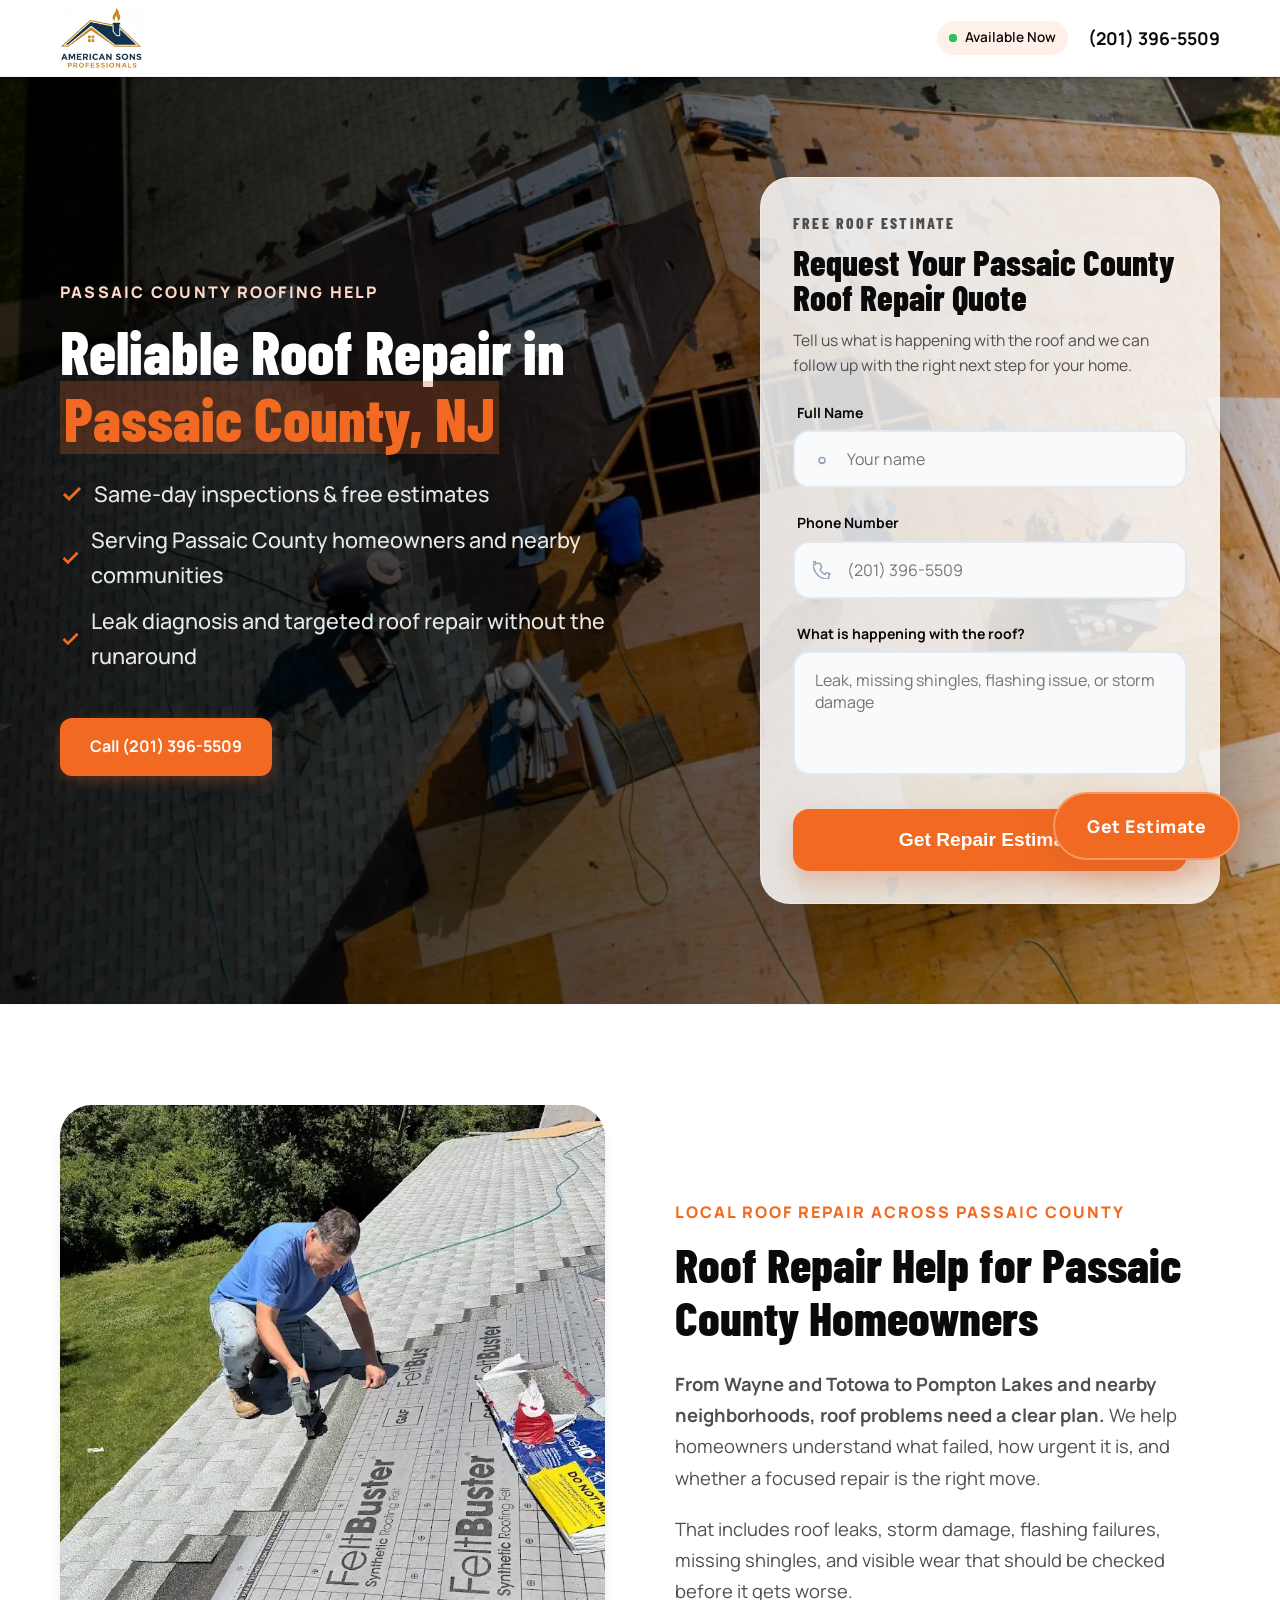
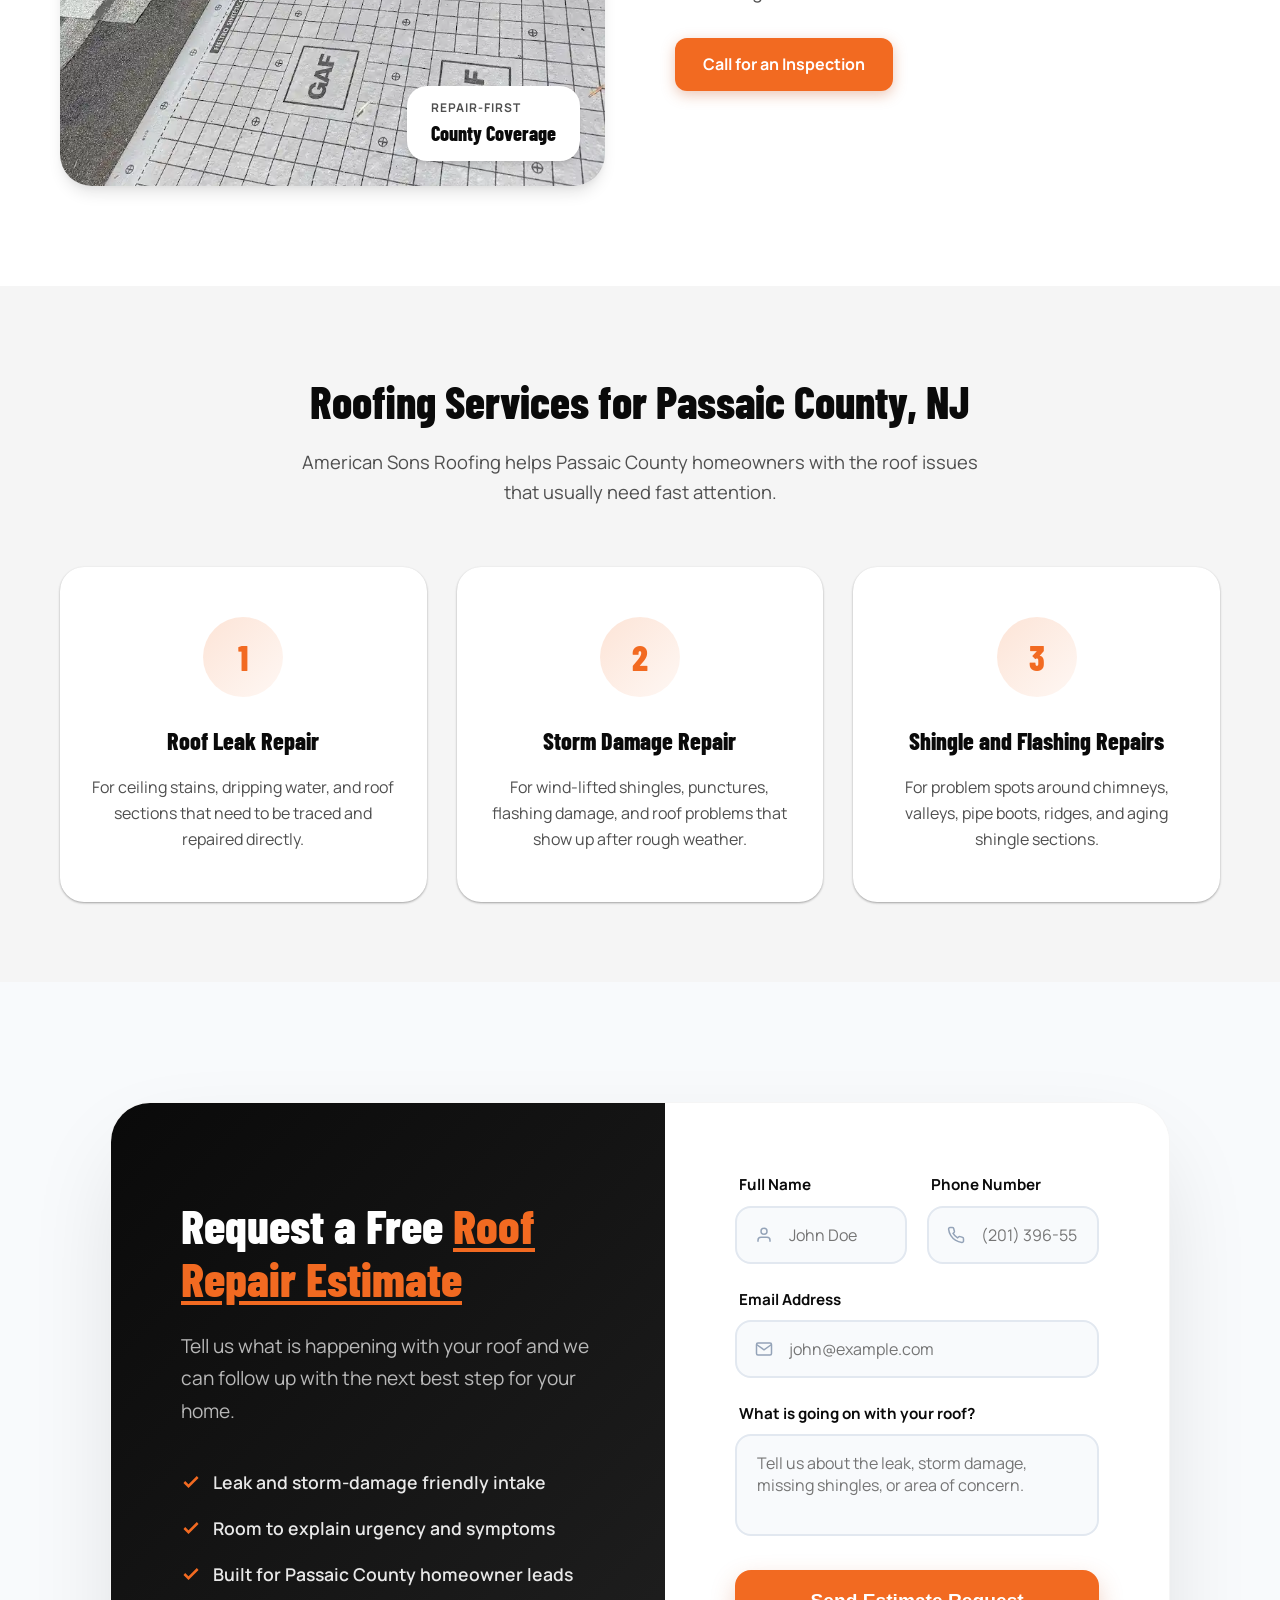
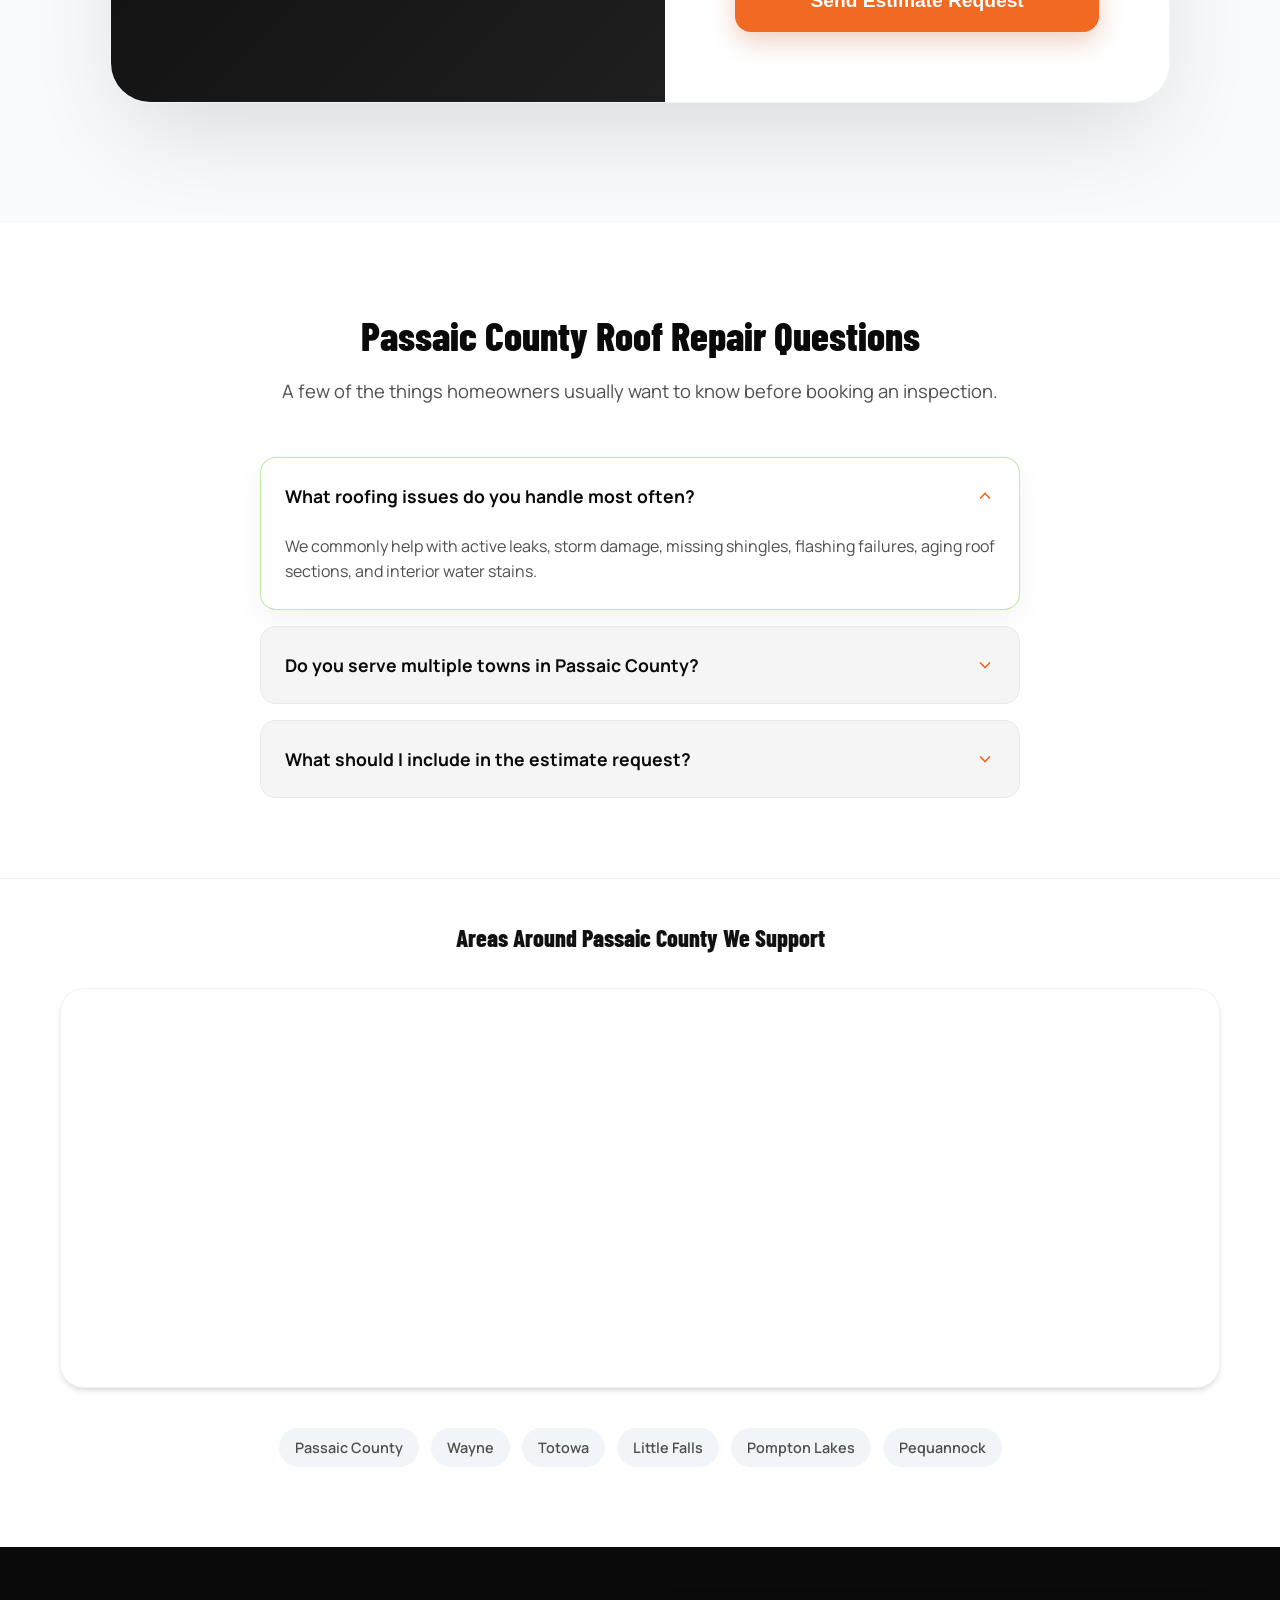
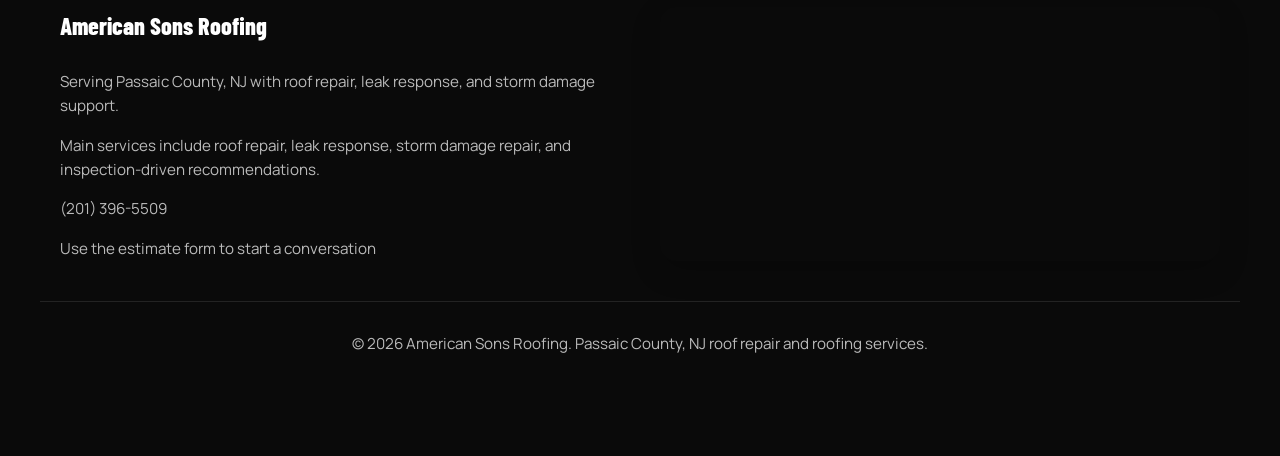
<file: passaic-county-roof-repair.html>
<!DOCTYPE html>
<html lang="en">
<head>
    <meta charset="UTF-8">
    <meta name="viewport" content="width=device-width, initial-scale=1.0">
    <!-- Google Tag Manager -->
    <script>(function(w,d,s,l,i){w[l]=w[l]||[];w[l].push({'gtm.start':
    new Date().getTime(),event:'gtm.js'});var f=d.getElementsByTagName(s)[0],
    j=d.createElement(s),dl=l!='dataLayer'?'&l='+l:'';j.async=true;j.src=
    'https://www.googletagmanager.com/gtm.js?id='+i+dl;f.parentNode.insertBefore(j,f);
    })(window,document,'script','dataLayer','GTM-ML44QQBG');</script>
    <!-- End Google Tag Manager -->
    <script>
      window.dataLayer = window.dataLayer || [];
      function gtag(){dataLayer.push(arguments);}
      function gtag_report_conversion(url) {
        var callback = function () {
          if (typeof(url) !== 'undefined') {
            window.location = url;
          }
        };
        gtag('event', 'conversion', {
          'send_to': 'AW-18182614943/FxSvCO7W9tUcEJ_fkt5D',
          'event_callback': callback,
          'event_timeout': 2000
        });
        return false;
      }
      gtag('config', 'AW-18182614943/FxSvCO7W9tUcEJ_fkt5D', {
        'phone_conversion_number': '(201) 396-5509'
      });
    </script>
    <title>Roof Repair in Passaic County, NJ | American Sons Roofing</title>
    <meta name="description" content="American Sons Roofing provides roof repair in Passaic County, NJ with leak response, storm damage repairs, shingle fixes, and fast estimates for local homeowners.">
    <link rel="stylesheet" href="style.css">
    <link rel="preconnect" href="https://fonts.googleapis.com">
    <link rel="preconnect" href="https://fonts.gstatic.com" crossorigin>
    <link href="https://fonts.googleapis.com/css2?family=Barlow+Condensed:wght@600;700;800&family=Manrope:wght@400;500;600;700;800&display=swap" rel="stylesheet">
    <script type="application/ld+json">
    {
      "@context": "https://schema.org",
      "@type": "RoofingContractor",
      "name": "American Sons Roofing",
      "telephone": "+12013965509",
      "areaServed": [
        { "@type": "AdministrativeArea", "name": "Passaic County" },
        { "@type": "City", "name": "Wayne" },
        { "@type": "City", "name": "Totowa" },
        { "@type": "City", "name": "Little Falls" },
        { "@type": "City", "name": "Pompton Lakes" }
      ],
      "address": {
        "@type": "PostalAddress",
        "addressRegion": "NJ",
        "addressCountry": "US"
      },
      "serviceType": [
        "Roof repair",
        "Leak repair",
        "Storm damage roof repair",
        "Shingle roof repair",
        "Roof inspections"
      ]
    }
    </script>
</head>
<body class="roofing-landing-page">
    <header class="sticky-header">
        <div class="container header-content">
            <div class="logo">
                <img src="americansons-logo.png" alt="American Sons Professionals logo" class="logo-img">
            </div>
            <div class="header-right">
                <div class="status-badge">
                    <span class="pulse-dot"></span>
                    Available Now
                </div>
                <a href="tel:2013965509" onclick="return gtag_report_conversion('tel:2013965509');" class="phone-link">(201) 396-5509</a>
            </div>
        </div>
    </header>

    <main>
        <section class="hero-v2">
            <div class="hero-overlay"></div>
            <img src="roofingnewjersey.jpg" alt="American Sons Roofing crew replacing a roof in New Jersey" class="hero-bg-img">
            <div class="container hero-container">
                <div class="hero-content">
                    <p class="eyebrow">Passaic County Roofing Help</p>
                    <h1>Reliable Roof Repair in <span class="highlight">Passaic County, NJ</span></h1>
                    <ul class="hero-subtext" style="list-style: none; padding: 0; text-align: left;">
                        <li style="display: flex; align-items: center; gap: 10px; margin-bottom: 12px;"><svg width="24" height="24" viewBox="0 0 24 24" fill="none" stroke="var(--accent)" stroke-width="3"><polyline points="20 6 9 17 4 12"></polyline></svg>Same-day inspections &amp; free estimates</li>
                        <li style="display: flex; align-items: center; gap: 10px; margin-bottom: 12px;"><svg width="24" height="24" viewBox="0 0 24 24" fill="none" stroke="var(--accent)" stroke-width="3"><polyline points="20 6 9 17 4 12"></polyline></svg>Serving Passaic County homeowners and nearby communities</li>
                        <li style="display: flex; align-items: center; gap: 10px;"><svg width="24" height="24" viewBox="0 0 24 24" fill="none" stroke="var(--accent)" stroke-width="3"><polyline points="20 6 9 17 4 12"></polyline></svg>Leak diagnosis and targeted roof repair without the runaround</li>
                    </ul>
                    <div class="hero-actions-container">
                        <a href="#quote-form" class="btn btn-primary btn-cta-main desktop-only">Get Your Estimate</a>
                        <a href="tel:2013965509" onclick="return gtag_report_conversion('tel:2013965509');" class="btn btn-secondary btn-cta-text desktop-only">Call (201) 396-5509</a>
                        <a href="tel:2013965509" onclick="return gtag_report_conversion('tel:2013965509');" class="btn btn-primary btn-cta-main mobile-only">Call (201) 396-5509</a>
                        <a href="sms:2013965509" class="btn btn-secondary btn-cta-text mobile-only">
                            <svg class="phone-icon" viewBox="0 0 24 24" fill="none" stroke="currentColor" stroke-width="2"><path d="M21 15a2 2 0 0 1-2 2H7l-4 4V5a2 2 0 0 1 2-2h14a2 2 0 0 1 2 2z"></path></svg>
                            Text Us
                        </a>
                    </div>
                </div>
                <div class="hero-form-card desktop-only">
                    <div class="hero-form-shell">
                        <div class="hero-form-top">
                            <p class="hero-form-eyebrow">Free Roof Estimate</p>
                            <h2>Request Your Passaic County Roof Repair Quote</h2>
                            <p>Tell us what is happening with the roof and we can follow up with the right next step for your home.</p>
                        </div>
                        <form data-lead-form data-netlify="true" name="passaic-county-roof-repair-quote" class="premium-form hero-form">
                            <input type="hidden" name="form-name" value="passaic-county-roof-repair-quote">
                            <div class="input-field">
                                <label for="passaic-name">Full Name</label>
                                <div class="input-wrapper">
                                    <input type="text" id="passaic-name" name="name" placeholder="Your name" required>
                                    <svg class="input-icon" width="18" height="18" fill="none" stroke="currentColor" viewBox="0 0 24 24"><path stroke-linecap="round" stroke-linejoin="round" stroke-width="2" d="M16 14a4 4 0 1 0-8 0m8 0a4 4 0 1 1-8 0m8 0v1a2 2 0 0 1-2 2H10a2 2 0 0 1-2-2v-1"></path></svg>
                                </div>
                            </div>
                            <div class="input-field">
                                <label for="passaic-phone">Phone Number</label>
                                <div class="input-wrapper">
                                    <input type="tel" id="passaic-phone" name="phone" placeholder="(201) 396-5509" required>
                                    <svg class="input-icon" width="18" height="18" fill="none" stroke="currentColor" viewBox="0 0 24 24"><path stroke-linecap="round" stroke-linejoin="round" stroke-width="2" d="M3 5a2 2 0 0 1 2-2h3.28a2 2 0 0 1 1.9 1.37l1.1 3.31a2 2 0 0 1-.45 2.05l-1.6 1.6a16 16 0 0 0 6.51 6.51l1.6-1.6a2 2 0 0 1 2.05-.45l3.31 1.1A2 2 0 0 1 21 18.72V22a2 2 0 0 1-2 2h-1C9.16 24 0 14.84 0 3V2a2 2 0 0 1 2-2h1z"></path></svg>
                                </div>
                            </div>
                            <div class="input-field">
                                <label for="passaic-needs">What is happening with the roof?</label>
                                <textarea id="passaic-needs" name="needs" rows="4" placeholder="Leak, missing shingles, flashing issue, or storm damage" required></textarea>
                            </div>
                            <button type="submit" class="btn btn-primary submit-btn-v2 hero-submit-btn">Get Repair Estimate</button>
                        </form>
                    </div>
                </div>
            </div>
        </section>

        <section class="owner-intro">
            <div class="container split-50">
                <div class="owner-image-box">
                    <img src="americansons-gallery-2.webp" alt="American Sons Roofing crew member installing shingles" class="owner-img">
                    <div class="owner-badge">
                        <span class="badge-title">Repair-First</span>
                        <span class="badge-name">County Coverage</span>
                    </div>
                </div>
                <div class="owner-text-box">
                    <p class="owner-subtitle">Local Roof Repair Across Passaic County</p>
                    <h2 class="owner-title">Roof Repair Help for Passaic County Homeowners</h2>
                    <div class="owner-blurb">
                        <p><strong>From Wayne and Totowa to Pompton Lakes and nearby neighborhoods, roof problems need a clear plan.</strong> We help homeowners understand what failed, how urgent it is, and whether a focused repair is the right move.</p>
                        <p>That includes roof leaks, storm damage, flashing failures, missing shingles, and visible wear that should be checked before it gets worse.</p>
                    </div>
                    <div class="owner-cta">
                        <a href="tel:2013965509" onclick="return gtag_report_conversion('tel:2013965509');" class="btn btn-primary">Call for an Inspection</a>
                    </div>
                </div>
            </div>
        </section>

        <section id="services" class="process" style="padding: 80px 0; background: var(--bg-light);">
            <div class="container">
                <div class="section-header" style="text-align: center; margin-bottom: 60px;">
                    <h2 style="font-size: 2.8rem; color: var(--primary);">Roofing Services for Passaic County, NJ</h2>
                    <p style="color: var(--text-light); font-size: 1.15rem; max-width: 680px; margin: 10px auto 0;">American Sons Roofing helps Passaic County homeowners with the roof issues that usually need fast attention.</p>
                </div>
                <div style="display: grid; grid-template-columns: repeat(auto-fit, minmax(300px, 1fr)); gap: 30px;">
                    <div style="background: var(--white); padding: 50px 30px; border-radius: 24px; text-align: center; box-shadow: var(--shadow-sm);">
                        <div style="width: 80px; height: 80px; background: linear-gradient(135deg, rgba(242, 106, 33, 0.18), rgba(242, 106, 33, 0.05)); color: var(--accent); border-radius: 50%; display: flex; align-items: center; justify-content: center; font-size: 2.2rem; margin: 0 auto 25px; font-weight: 800; font-family: 'Barlow Condensed', sans-serif;">1</div>
                        <h3 style="font-size: 1.5rem; margin-bottom: 15px; color: var(--primary);">Roof Leak Repair</h3>
                        <p style="color: var(--text-light); line-height: 1.6;">For ceiling stains, dripping water, and roof sections that need to be traced and repaired directly.</p>
                    </div>
                    <div style="background: var(--white); padding: 50px 30px; border-radius: 24px; text-align: center; box-shadow: var(--shadow-sm);">
                        <div style="width: 80px; height: 80px; background: linear-gradient(135deg, rgba(242, 106, 33, 0.18), rgba(242, 106, 33, 0.05)); color: var(--accent); border-radius: 50%; display: flex; align-items: center; justify-content: center; font-size: 2.2rem; margin: 0 auto 25px; font-weight: 800; font-family: 'Barlow Condensed', sans-serif;">2</div>
                        <h3 style="font-size: 1.5rem; margin-bottom: 15px; color: var(--primary);">Storm Damage Repair</h3>
                        <p style="color: var(--text-light); line-height: 1.6;">For wind-lifted shingles, punctures, flashing damage, and roof problems that show up after rough weather.</p>
                    </div>
                    <div style="background: var(--white); padding: 50px 30px; border-radius: 24px; text-align: center; box-shadow: var(--shadow-sm);">
                        <div style="width: 80px; height: 80px; background: linear-gradient(135deg, rgba(242, 106, 33, 0.18), rgba(242, 106, 33, 0.05)); color: var(--accent); border-radius: 50%; display: flex; align-items: center; justify-content: center; font-size: 2.2rem; margin: 0 auto 25px; font-weight: 800; font-family: 'Barlow Condensed', sans-serif;">3</div>
                        <h3 style="font-size: 1.5rem; margin-bottom: 15px; color: var(--primary);">Shingle and Flashing Repairs</h3>
                        <p style="color: var(--text-light); line-height: 1.6;">For problem spots around chimneys, valleys, pipe boots, ridges, and aging shingle sections.</p>
                    </div>
                </div>
            </div>
        </section>

        <section id="quote-form" class="quote-form-section-v2">
            <div class="container container-medium">
                <div class="form-wrapper-v2">
                    <div class="form-grid-v2">
                        <div class="form-content-v2">
                            <span class="form-tag">Passaic County Leads</span>
                            <h2 class="form-title">Request a Free <span class="highlight">Roof Repair Estimate</span></h2>
                            <p class="form-description">Tell us what is happening with your roof and we can follow up with the next best step for your home.</p>
                            <ul class="form-perks">
                                <li><svg width="20" height="20" viewBox="0 0 24 24" fill="none" stroke="var(--accent)" stroke-width="3"><polyline points="20 6 9 17 4 12"></polyline></svg>Leak and storm-damage friendly intake</li>
                                <li><svg width="20" height="20" viewBox="0 0 24 24" fill="none" stroke="var(--accent)" stroke-width="3"><polyline points="20 6 9 17 4 12"></polyline></svg>Room to explain urgency and symptoms</li>
                                <li><svg width="20" height="20" viewBox="0 0 24 24" fill="none" stroke="var(--accent)" stroke-width="3"><polyline points="20 6 9 17 4 12"></polyline></svg>Built for Passaic County homeowner leads</li>
                            </ul>
                        </div>
                        <div class="form-container-v2">
                            <form data-lead-form data-netlify="true" name="passaic-county-estimate-form" class="premium-form">
                                <input type="hidden" name="form-name" value="passaic-county-estimate-form">
                                <div class="input-row">
                                    <div class="input-field">
                                        <label for="pc-name">Full Name</label>
                                        <div class="input-wrapper">
                                            <svg class="input-icon" width="18" height="18" viewBox="0 0 24 24" fill="none" stroke="currentColor" stroke-width="2"><path d="M20 21v-2a4 4 0 0 0-4-4H8a4 4 0 0 0-4 4v2"></path><circle cx="12" cy="7" r="4"></circle></svg>
                                            <input type="text" id="pc-name" name="name" required placeholder="John Doe">
                                        </div>
                                    </div>
                                    <div class="input-field">
                                        <label for="pc-phone">Phone Number</label>
                                        <div class="input-wrapper">
                                            <svg class="input-icon" width="18" height="18" viewBox="0 0 24 24" fill="none" stroke="currentColor" stroke-width="2"><path d="M22 16.92v3a2 2 0 0 1-2.18 2 19.79 19.79 0 0 1-8.63-3.07 19.5 19.79 0 0 1-6-6 19.79 19.79 0 0 1-3.07-8.67A2 2 0 0 1 4.11 2h3a2 2 0 0 1 2 1.72 12.84 12.84 0 0 0 .7 2.81 2 2 0 0 1-.45 2.11L8.09 9.91a16 16 0 0 0 6 6l1.27-1.27a2 2 0 0 1 2.11-.45 12.84 12.84 0 0 0 2.81.7A2 2 0 0 1 22 16.92z"></path></svg>
                                            <input type="tel" id="pc-phone" name="phone" required placeholder="(201) 396-5509">
                                        </div>
                                    </div>
                                </div>
                                <div class="input-field">
                                    <label for="pc-email">Email Address</label>
                                    <div class="input-wrapper">
                                        <svg class="input-icon" width="18" height="18" viewBox="0 0 24 24" fill="none" stroke="currentColor" stroke-width="2"><path d="M4 4h16c1.1 0 2 .9 2 2v12c0 1.1-.9 2-2 2H4c-1.1 0-2-.9-2-2V6c0-1.1.9-2 2-2z"></path><polyline points="22,6 12,13 2,6"></polyline></svg>
                                        <input type="email" id="pc-email" name="email" required placeholder="john@example.com">
                                    </div>
                                </div>
                                <div class="input-field">
                                    <label for="pc-needs">What is going on with your roof?</label>
                                    <div class="input-wrapper">
                                        <textarea id="pc-needs" name="needs" rows="3" required placeholder="Tell us about the leak, storm damage, missing shingles, or area of concern."></textarea>
                                    </div>
                                </div>
                                <button type="submit" class="btn btn-primary submit-btn-v2">Send Estimate Request</button>
                            </form>
                        </div>
                    </div>
                </div>
            </div>
        </section>

        <section id="faq" class="faq-section" style="padding: 80px 0; background: var(--white);">
            <div class="container" style="max-width: 800px;">
                <div class="section-header" style="text-align: center; margin-bottom: 50px;">
                    <h2 style="font-size: 2.5rem; color: var(--primary);">Passaic County Roof Repair Questions</h2>
                    <p style="color: var(--text-light); font-size: 1.15rem; margin-top: 10px;">A few of the things homeowners usually want to know before booking an inspection.</p>
                </div>
                <div class="faq-accordion">
                    <details class="faq-item" name="faq" open>
                        <summary class="faq-question">What roofing issues do you handle most often?<svg class="faq-icon" viewBox="0 0 24 24" fill="none" stroke="currentColor" stroke-width="2"><polyline points="6 9 12 15 18 9"></polyline></svg></summary>
                        <div class="faq-answer"><p>We commonly help with active leaks, storm damage, missing shingles, flashing failures, aging roof sections, and interior water stains.</p></div>
                    </details>
                    <details class="faq-item" name="faq">
                        <summary class="faq-question">Do you serve multiple towns in Passaic County?<svg class="faq-icon" viewBox="0 0 24 24" fill="none" stroke="currentColor" stroke-width="2"><polyline points="6 9 12 15 18 9"></polyline></svg></summary>
                        <div class="faq-answer"><p>Yes. This page is built for Passaic County homeowners who may be in Wayne, Totowa, Little Falls, Pompton Lakes, Pequannock, or nearby communities.</p></div>
                    </details>
                    <details class="faq-item" name="faq">
                        <summary class="faq-question">What should I include in the estimate request?<svg class="faq-icon" viewBox="0 0 24 24" fill="none" stroke="currentColor" stroke-width="2"><polyline points="6 9 12 15 18 9"></polyline></svg></summary>
                        <div class="faq-answer"><p>Include what you are seeing, whether the issue followed a storm, where the problem is showing up, and how urgent it feels.</p></div>
                    </details>
                </div>
            </div>
        </section>

        <section class="service-areas">
            <div class="container">
                <h3>Areas Around Passaic County We Support</h3>
                <div class="map-container">
                    <iframe src="https://maps.google.com/maps?q=Passaic%20County,%20NJ&t=&z=10&ie=UTF8&iwloc=&output=embed" allowfullscreen="" loading="lazy" referrerpolicy="no-referrer-when-downgrade"></iframe>
                </div>
                <div class="tags">
                    <span class="tag">Passaic County</span>
                    <span class="tag">Wayne</span>
                    <span class="tag">Totowa</span>
                    <span class="tag">Little Falls</span>
                    <span class="tag">Pompton Lakes</span>
                    <span class="tag">Pequannock</span>
                </div>
            </div>
        </section>
    </main>

    <footer style="padding: 60px 0 100px; background: var(--primary); color: rgba(255, 255, 255, 0.72); font-size: 0.95rem;">
        <div class="container" style="display: grid; grid-template-columns: repeat(auto-fit, minmax(300px, 1fr)); gap: 40px; margin-bottom: 40px; text-align: left;">
            <div>
                <h3 style="color: var(--white); font-size: 1.5rem; margin-bottom: 25px;">American Sons Roofing</h3>
                <p style="margin-bottom: 15px;">Serving Passaic County, NJ with roof repair, leak response, and storm damage support.</p>
                <p style="margin-bottom: 15px;">Main services include roof repair, leak response, storm damage repair, and inspection-driven recommendations.</p>
                <p style="margin-bottom: 15px;"><a href="tel:2013965509" onclick="return gtag_report_conversion('tel:2013965509');" style="color: inherit; text-decoration: none;">(201) 396-5509</a></p>
                <p style="margin-bottom: 0;"><a href="#quote-form" style="color: inherit; text-decoration: none;">Use the estimate form to start a conversation</a></p>
            </div>
            <div class="footer-map" style="border-radius: 16px; overflow: hidden; box-shadow: 0 10px 30px rgba(0,0,0,0.2);">
                <iframe src="https://maps.google.com/maps?q=Passaic%20County,%20NJ&t=&z=10&ie=UTF8&iwloc=&output=embed" width="100%" height="250" style="border:0; display:block;" allowfullscreen="" loading="lazy" referrerpolicy="no-referrer-when-downgrade"></iframe>
            </div>
        </div>
        <div class="container" style="text-align: center; border-top: 1px solid rgba(255,255,255,0.1); padding-top: 30px;">
            <p>&copy; 2026 American Sons Roofing. Passaic County, NJ roof repair and roofing services.</p>
        </div>
    </footer>

    <div id="success-modal" class="modal">
        <div class="modal-content">
            <div class="modal-header"><span class="close-modal">&times;</span></div>
            <div class="modal-body" style="text-align:center; padding: 20px 10px 40px;">
                <div class="success-icon">✓</div>
                <h3 style="font-size: 2rem; color: var(--primary); margin-bottom: 15px;">Request Received</h3>
                <p style="font-size: 1.15rem; color: var(--text-light); line-height: 1.6; max-width: 420px; margin: 0 auto 30px;">Thanks for reaching out. Your estimate request has been sent and someone can follow up shortly.</p>
                <button class="btn btn-primary close-modal-btn" style="width: 100%; border-radius: 50px; padding: 15px;">Close</button>
            </div>
        </div>
    </div>

    <div class="mobile-cta-bar" id="mobile-scroll-trigger">
        <div style="display: flex; gap: 10px;">
            <a href="tel:2013965509" onclick="return gtag_report_conversion('tel:2013965509');" class="btn btn-primary btn-full" id="mobile-call-btn"><svg class="phone-icon ring-animation" viewBox="0 0 24 24" fill="none" stroke="currentColor" stroke-width="2"><path d="M22 16.92v3a2 2 0 0 1-2.18 2 19.79 19.79 0 0 1-8.63-3.07 19.5 19.79 0 0 1-6-6 19.79 19.79 0 0 1-3.07-8.67A2 2 0 0 1 4.11 2h3a2 2 0 0 1 2 1.72 12.84 12.84 0 0 0 .7 2.81 2 2 0 0 1-.45 2.11L8.09 9.91a16 16 0 0 0 6 6l1.27-1.27a2 2 0 0 1 2.11-.45 12.84 12.84 0 0 0 2.81.7A2 2 0 0 1 22 16.92z"></path></svg>(201) 396-5509</a>
            <a href="sms:2013965509" class="btn btn-secondary btn-full" id="mobile-text-btn"><svg class="phone-icon" viewBox="0 0 24 24" fill="none" stroke="currentColor" stroke-width="2"><path d="M21 15a2 2 0 0 1-2 2H7l-4 4V5a2 2 0 0 1 2-2h14a2 2 0 0 1 2 2z"></path></svg>Text Us</a>
        </div>
    </div>

    <script>
        document.addEventListener("DOMContentLoaded", function() {
            const mobileCta = document.querySelector(".mobile-cta-bar");
            if (mobileCta) {
                window.addEventListener("scroll", function() {
                    if (window.scrollY > 300) {
                        mobileCta.classList.add("is-visible");
                    } else {
                        mobileCta.classList.remove("is-visible");
                    }
                }, { passive: true });
            }
            document.querySelectorAll('a[href^="tel:"]').forEach(link => {
                link.addEventListener("click", function(e) {
                    e.preventDefault();
                    gtag_report_conversion(this.href);
                });
            });
            const leadForms = document.querySelectorAll("[data-lead-form]");
            const modal = document.getElementById("success-modal");
            const closeButtons = document.querySelectorAll(".close-modal, .close-modal-btn");
            leadForms.forEach(form => {
                form.addEventListener("submit", function(e) {
                    e.preventDefault();
                    const formData = new FormData(this);
                    fetch("/", {
                        method: "POST",
                        body: new URLSearchParams(formData).toString(),
                        headers: { "Content-Type": "application/x-www-form-urlencoded" }
                    }).then(() => {
                        window.dataLayer = window.dataLayer || [];
                        window.dataLayer.push({ event: "form_submit" });
                        document.body.setAttribute("data-form-status", "form_submit");
                        window.dispatchEvent(new CustomEvent("form-submit-success"));
                        modal.style.display = "block";
                        document.body.style.overflow = "hidden";
                        form.reset();
                    }).catch(() => {
                        modal.style.display = "block";
                        document.body.style.overflow = "hidden";
                    });
                });
            });
            closeButtons.forEach(btn => btn.addEventListener("click", () => {
                modal.style.display = "none";
                document.body.style.overflow = "auto";
            }));
            window.addEventListener("click", event => {
                if (event.target === modal) {
                    modal.style.display = "none";
                    document.body.style.overflow = "auto";
                }
            });
        });
    </script>

    <div class="desktop-cta-container desktop-only">
        <a href="#quote-form" class="floating-cta-v2">
            <span class="cta-pulse"></span>
            Get Estimate
        </a>
    </div>
</body>
</html>
</file>
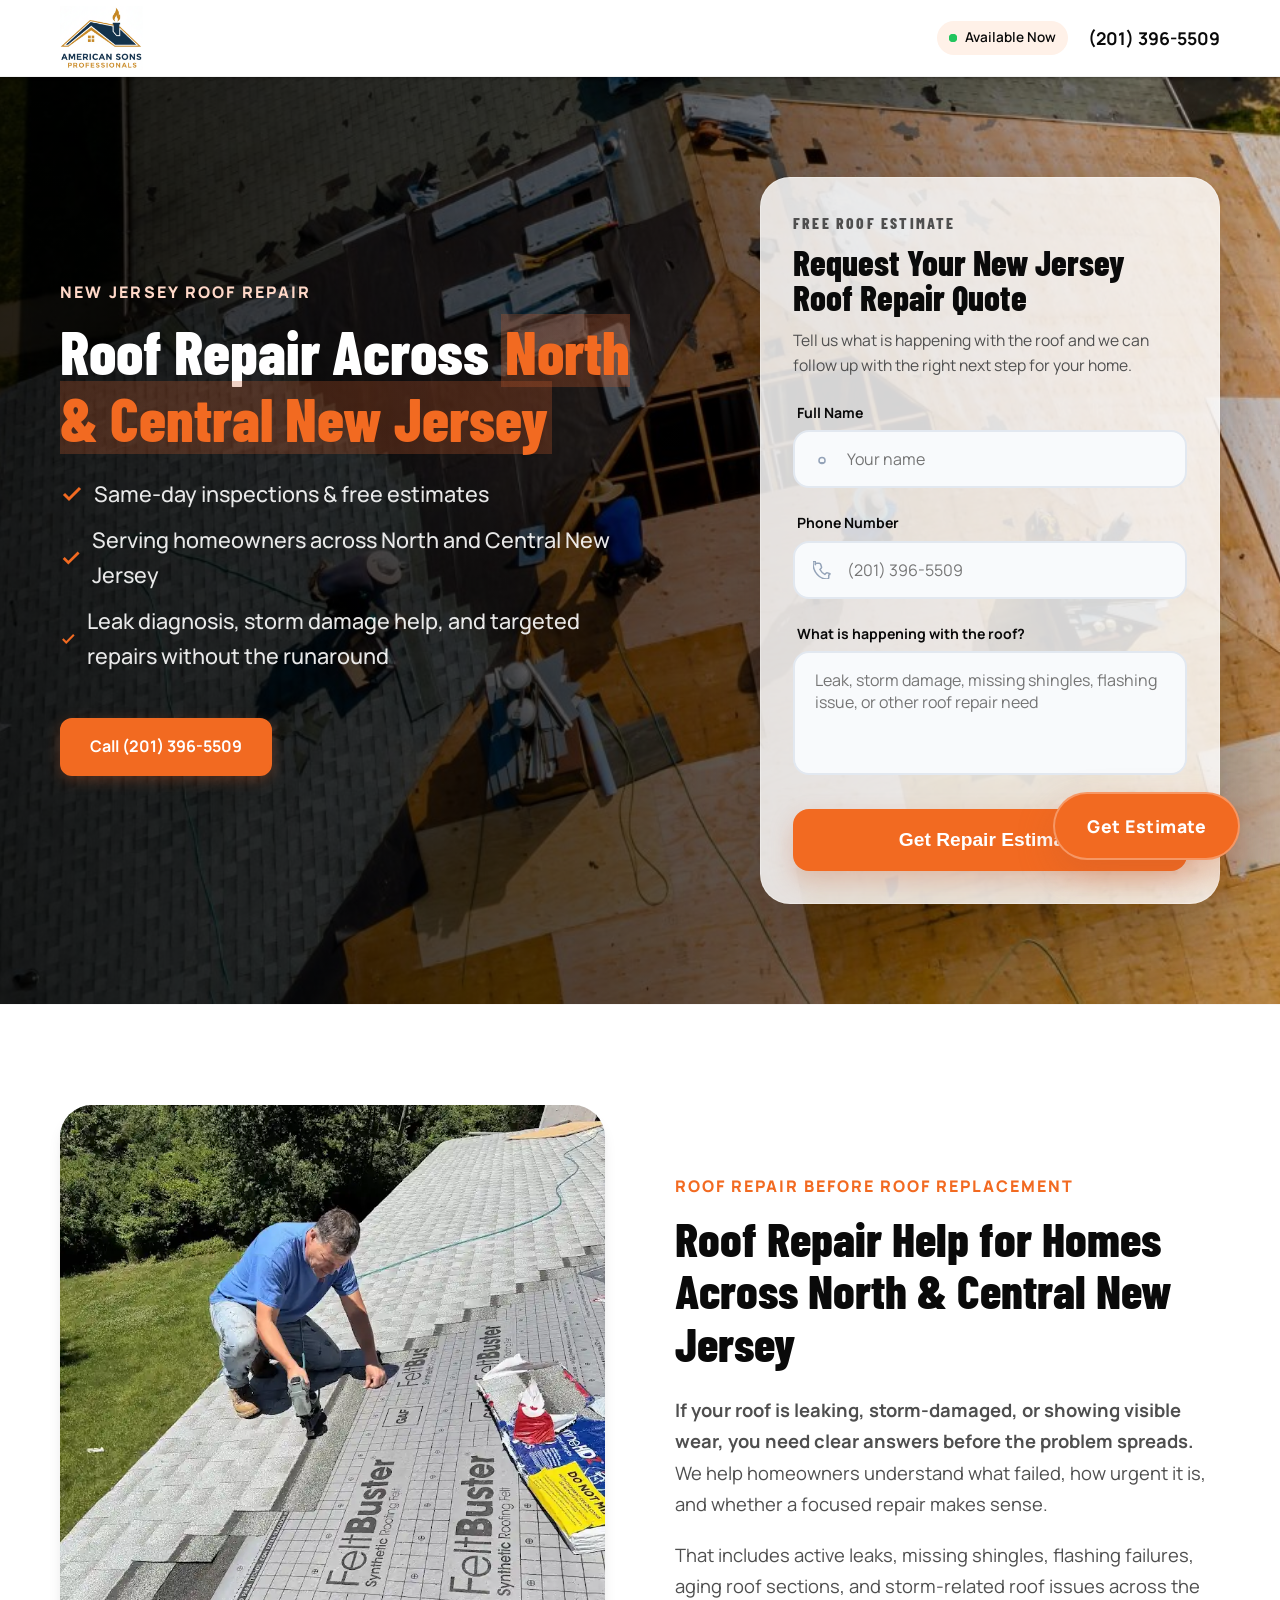
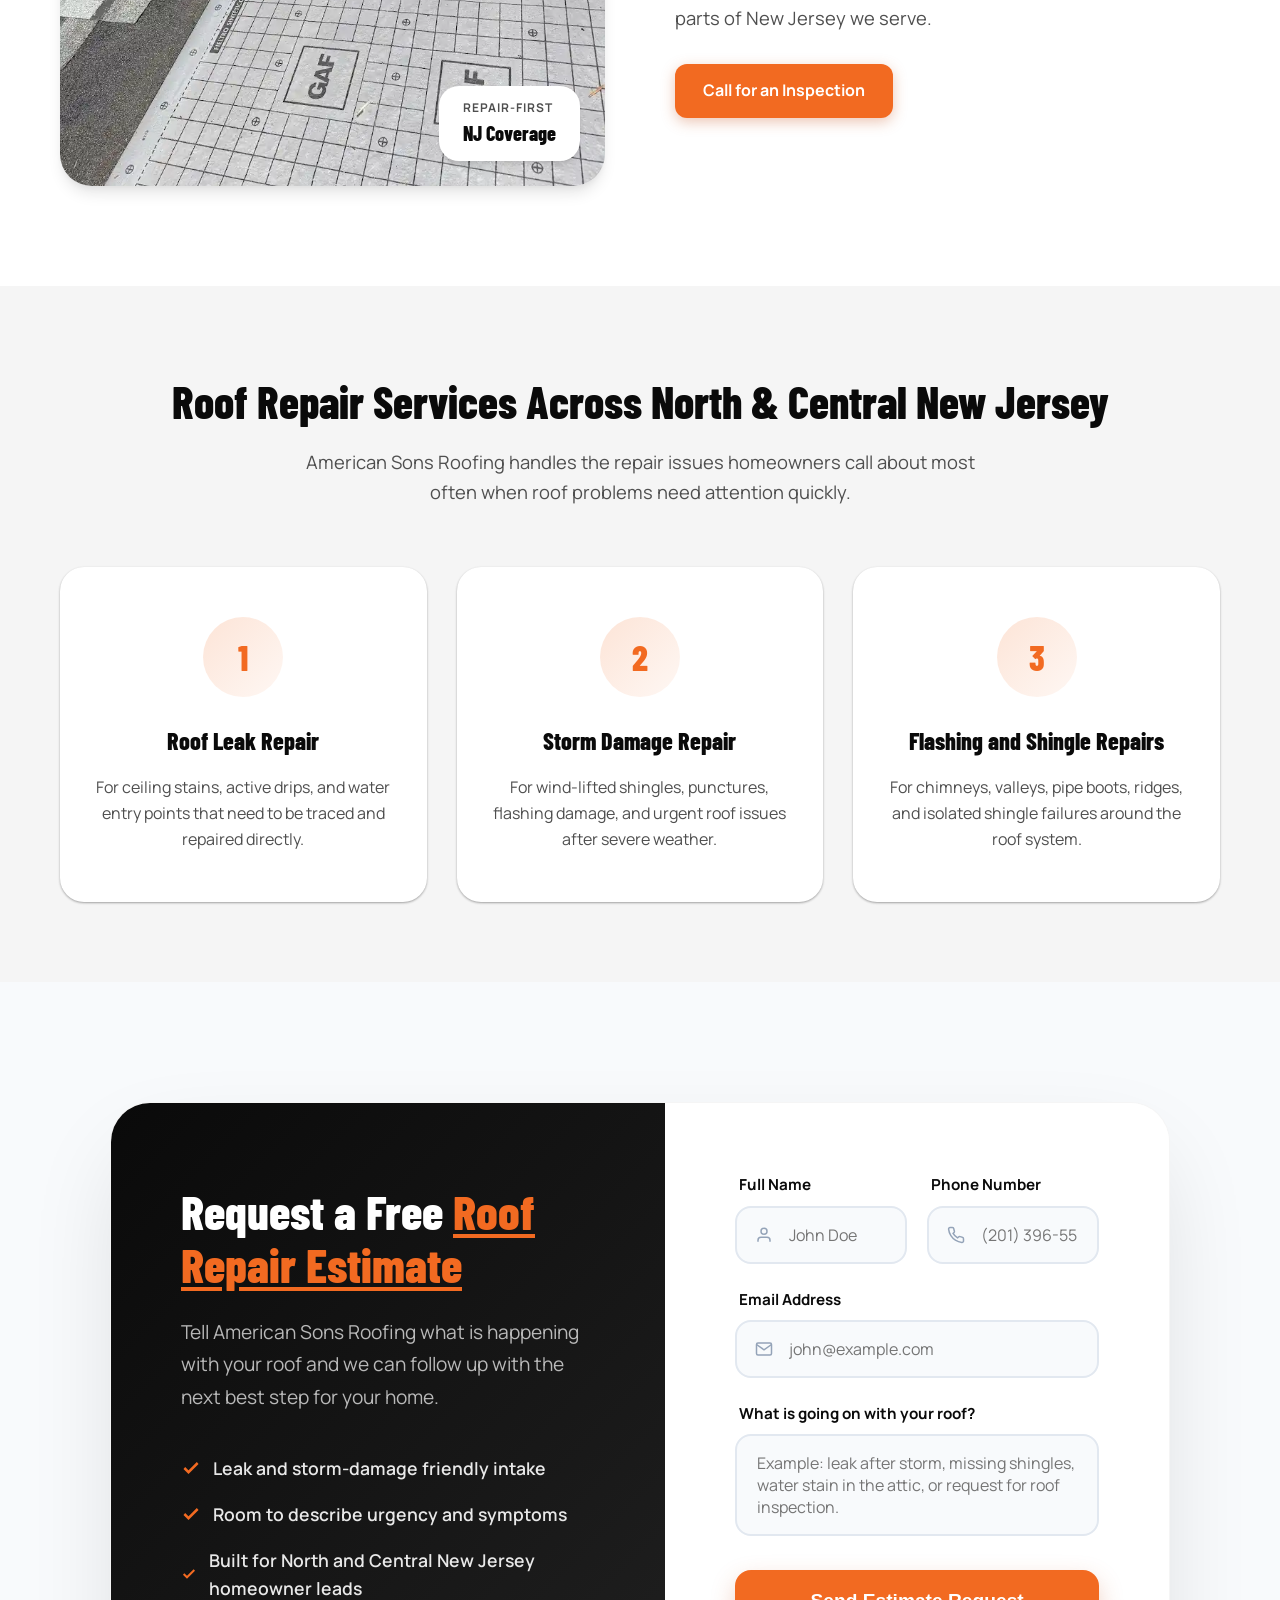
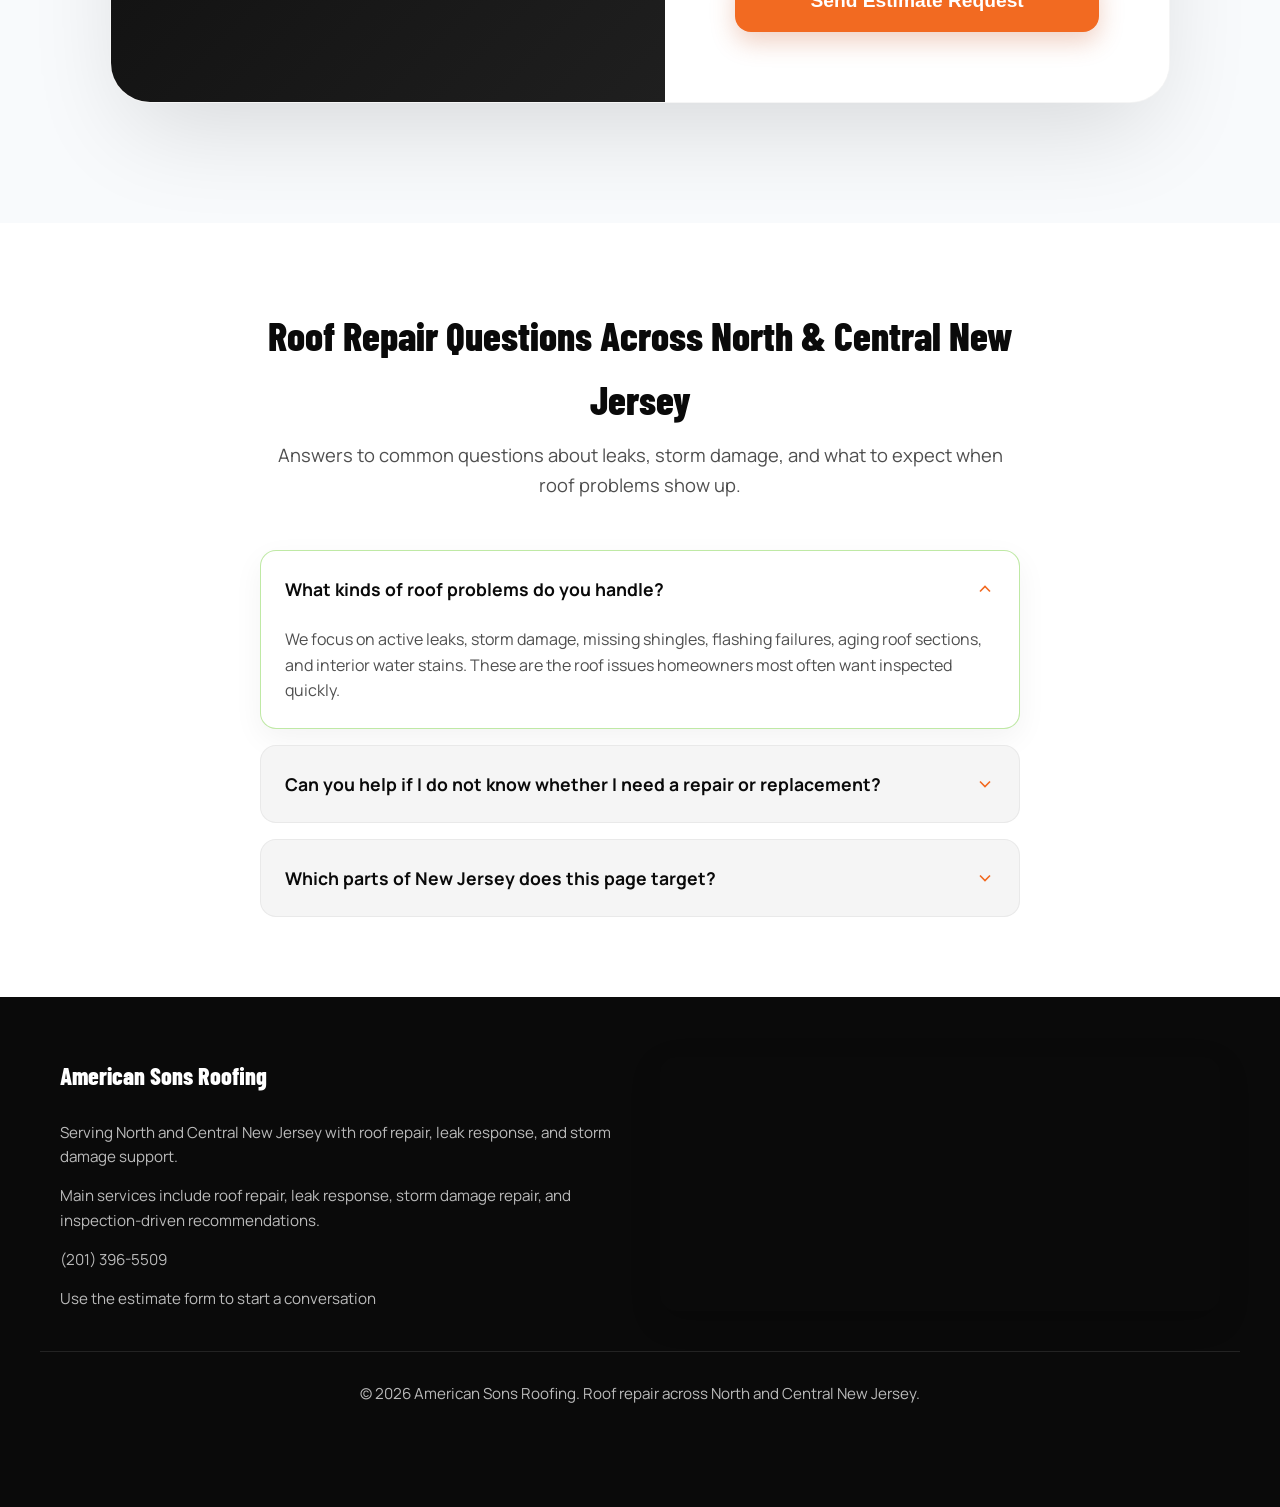
<file: roof-repair.html>
<!DOCTYPE html>
<html lang="en">
<head>
    <meta charset="UTF-8">
    <meta name="viewport" content="width=device-width, initial-scale=1.0">
    <!-- Google Tag Manager -->
    <script>(function(w,d,s,l,i){w[l]=w[l]||[];w[l].push({'gtm.start':
    new Date().getTime(),event:'gtm.js'});var f=d.getElementsByTagName(s)[0],
    j=d.createElement(s),dl=l!='dataLayer'?'&l='+l:'';j.async=true;j.src=
    'https://www.googletagmanager.com/gtm.js?id='+i+dl;f.parentNode.insertBefore(j,f);
    })(window,document,'script','dataLayer','GTM-ML44QQBG');</script>
    <!-- End Google Tag Manager -->
    <script>
      window.dataLayer = window.dataLayer || [];
      function gtag(){dataLayer.push(arguments);}
      function gtag_report_conversion(url) {
        var callback = function () {
          if (typeof(url) !== 'undefined') {
            window.location = url;
          }
        };
        gtag('event', 'conversion', {
          'send_to': 'AW-18182614943/FxSvCO7W9tUcEJ_fkt5D',
          'event_callback': callback,
          'event_timeout': 2000
        });
        return false;
      }
      gtag('config', 'AW-18182614943/FxSvCO7W9tUcEJ_fkt5D', {
        'phone_conversion_number': '(201) 396-5509'
      });
    </script>
    <title>Roof Repair Across North &amp; Central New Jersey | American Sons Roofing</title>
    <meta name="description" content="American Sons Roofing provides roof repair across North and Central New Jersey with help for leaks, storm damage, missing shingles, flashing issues, and urgent homeowner roof problems.">
    <link rel="stylesheet" href="style.css">
    <link rel="preconnect" href="https://fonts.googleapis.com">
    <link rel="preconnect" href="https://fonts.gstatic.com" crossorigin>
    <link href="https://fonts.googleapis.com/css2?family=Barlow+Condensed:wght@600;700;800&family=Manrope:wght@400;500;600;700;800&display=swap" rel="stylesheet">
    <script type="application/ld+json">
    {
      "@context": "https://schema.org",
      "@type": "RoofingContractor",
      "name": "American Sons Roofing",
      "telephone": "+12013965509",
      "areaServed": [
        { "@type": "AdministrativeArea", "name": "North Jersey" },
        { "@type": "AdministrativeArea", "name": "Central Jersey" },
        { "@type": "City", "name": "Wayne" },
        { "@type": "City", "name": "Morristown" }
      ],
      "address": {
        "@type": "PostalAddress",
        "addressRegion": "NJ",
        "addressCountry": "US"
      },
      "serviceType": [
        "Roof repair",
        "Leak repair",
        "Storm damage roof repair",
        "Shingle roof repair",
        "Roof inspections"
      ]
    }
    </script>
</head>
<body class="roofing-landing-page">
    <header class="sticky-header">
        <div class="container header-content">
            <div class="logo">
                <img src="americansons-logo.png" alt="American Sons Professionals logo" class="logo-img">
            </div>
            <div class="header-right">
                <div class="status-badge">
                    <span class="pulse-dot"></span>
                    Available Now
                </div>
                <a href="tel:2013965509" onclick="return gtag_report_conversion('tel:2013965509');" class="phone-link">(201) 396-5509</a>
            </div>
        </div>
    </header>

    <main>
        <section class="hero-v2">
            <div class="hero-overlay"></div>
            <img src="roofingnewjersey.jpg" alt="American Sons Roofing crew replacing a roof in New Jersey" class="hero-bg-img">
            <div class="container hero-container">
                <div class="hero-content">
                    <p class="eyebrow">New Jersey Roof Repair</p>
                    <h1>Roof Repair Across <span class="highlight">North &amp; Central New Jersey</span></h1>
                    <ul class="hero-subtext" style="list-style: none; padding: 0; text-align: left;">
                        <li style="display: flex; align-items: center; gap: 10px; margin-bottom: 12px;">
                            <svg width="24" height="24" viewBox="0 0 24 24" fill="none" stroke="var(--accent)" stroke-width="3"><polyline points="20 6 9 17 4 12"></polyline></svg>
                            Same-day inspections &amp; free estimates
                        </li>
                        <li style="display: flex; align-items: center; gap: 10px; margin-bottom: 12px;">
                            <svg width="24" height="24" viewBox="0 0 24 24" fill="none" stroke="var(--accent)" stroke-width="3"><polyline points="20 6 9 17 4 12"></polyline></svg>
                            Serving homeowners across North and Central New Jersey
                        </li>
                        <li style="display: flex; align-items: center; gap: 10px;">
                            <svg width="24" height="24" viewBox="0 0 24 24" fill="none" stroke="var(--accent)" stroke-width="3"><polyline points="20 6 9 17 4 12"></polyline></svg>
                            Leak diagnosis, storm damage help, and targeted repairs without the runaround
                        </li>
                    </ul>

                    <div class="hero-actions-container">
                        <a href="#quote-form" class="btn btn-primary btn-cta-main desktop-only">Get Your Estimate</a>
                        <a href="tel:2013965509" onclick="return gtag_report_conversion('tel:2013965509');" class="btn btn-secondary btn-cta-text desktop-only">Call (201) 396-5509</a>
                        <a href="tel:2013965509" onclick="return gtag_report_conversion('tel:2013965509');" class="btn btn-primary btn-cta-main mobile-only">Call (201) 396-5509</a>
                        <a href="sms:2013965509" class="btn btn-secondary btn-cta-text mobile-only">
                            <svg class="phone-icon" viewBox="0 0 24 24" fill="none" stroke="currentColor" stroke-width="2">
                                <path d="M21 15a2 2 0 0 1-2 2H7l-4 4V5a2 2 0 0 1 2-2h14a2 2 0 0 1 2 2z"></path>
                            </svg>
                            Text Us
                        </a>
                    </div>
                </div>

                <div class="hero-form-card desktop-only">
                    <div class="hero-form-shell">
                        <div class="hero-form-top">
                            <p class="hero-form-eyebrow">Free Roof Estimate</p>
                            <h2>Request Your New Jersey Roof Repair Quote</h2>
                            <p>Tell us what is happening with the roof and we can follow up with the right next step for your home.</p>
                        </div>
                        <form data-lead-form data-netlify="true" name="roof-repair-new-jersey-quote" class="premium-form hero-form">
                            <input type="hidden" name="form-name" value="roof-repair-new-jersey-quote">
                            <div class="input-field">
                                <label for="nj-name">Full Name</label>
                                <div class="input-wrapper">
                                    <input type="text" id="nj-name" name="name" placeholder="Your name" required>
                                    <svg class="input-icon" width="18" height="18" fill="none" stroke="currentColor" viewBox="0 0 24 24">
                                        <path stroke-linecap="round" stroke-linejoin="round" stroke-width="2" d="M16 14a4 4 0 1 0-8 0m8 0a4 4 0 1 1-8 0m8 0v1a2 2 0 0 1-2 2H10a2 2 0 0 1-2-2v-1"></path>
                                    </svg>
                                </div>
                            </div>
                            <div class="input-field">
                                <label for="nj-phone">Phone Number</label>
                                <div class="input-wrapper">
                                    <input type="tel" id="nj-phone" name="phone" placeholder="(201) 396-5509" required>
                                    <svg class="input-icon" width="18" height="18" fill="none" stroke="currentColor" viewBox="0 0 24 24">
                                        <path stroke-linecap="round" stroke-linejoin="round" stroke-width="2" d="M3 5a2 2 0 0 1 2-2h3.28a2 2 0 0 1 1.9 1.37l1.1 3.31a2 2 0 0 1-.45 2.05l-1.6 1.6a16 16 0 0 0 6.51 6.51l1.6-1.6a2 2 0 0 1 2.05-.45l3.31 1.1A2 2 0 0 1 21 18.72V22a2 2 0 0 1-2 2h-1C9.16 24 0 14.84 0 3V2a2 2 0 0 1 2-2h1z"></path>
                                    </svg>
                                </div>
                            </div>
                            <div class="input-field">
                                <label for="nj-needs">What is happening with the roof?</label>
                                <textarea id="nj-needs" name="needs" rows="4" placeholder="Leak, storm damage, missing shingles, flashing issue, or other roof repair need" required></textarea>
                            </div>
                            <button type="submit" class="btn btn-primary submit-btn-v2 hero-submit-btn">Get Repair Estimate</button>
                        </form>
                    </div>
                </div>
            </div>
        </section>

        <section class="owner-intro">
            <div class="container split-50">
                <div class="owner-image-box">
                    <img src="americansons-gallery-2.webp" alt="American Sons Roofing crew member installing shingles" class="owner-img">
                    <div class="owner-badge">
                        <span class="badge-title">Repair-First</span>
                        <span class="badge-name">NJ Coverage</span>
                    </div>
                </div>
                <div class="owner-text-box">
                    <p class="owner-subtitle">Roof Repair Before Roof Replacement</p>
                    <h2 class="owner-title">Roof Repair Help for Homes Across North &amp; Central New Jersey</h2>
                    <div class="owner-blurb">
                        <p><strong>If your roof is leaking, storm-damaged, or showing visible wear, you need clear answers before the problem spreads.</strong> We help homeowners understand what failed, how urgent it is, and whether a focused repair makes sense.</p>
                        <p>That includes active leaks, missing shingles, flashing failures, aging roof sections, and storm-related roof issues across the parts of New Jersey we serve.</p>
                    </div>
                    <div class="owner-cta">
                        <a href="tel:2013965509" onclick="return gtag_report_conversion('tel:2013965509');" class="btn btn-primary">Call for an Inspection</a>
                    </div>
                </div>
            </div>
        </section>

        <section id="services" class="process" style="padding: 80px 0; background: var(--bg-light);">
            <div class="container">
                <div class="section-header" style="text-align: center; margin-bottom: 60px;">
                    <h2 style="font-size: 2.8rem; color: var(--primary);">Roof Repair Services Across North &amp; Central New Jersey</h2>
                    <p style="color: var(--text-light); font-size: 1.15rem; max-width: 680px; margin: 10px auto 0;">American Sons Roofing handles the repair issues homeowners call about most often when roof problems need attention quickly.</p>
                </div>
                <div style="display: grid; grid-template-columns: repeat(auto-fit, minmax(300px, 1fr)); gap: 30px;">
                    <div style="background: var(--white); padding: 50px 30px; border-radius: 24px; text-align: center; box-shadow: var(--shadow-sm);">
                        <div style="width: 80px; height: 80px; background: linear-gradient(135deg, rgba(242, 106, 33, 0.18), rgba(242, 106, 33, 0.05)); color: var(--accent); border-radius: 50%; display: flex; align-items: center; justify-content: center; font-size: 2.2rem; margin: 0 auto 25px; font-weight: 800; font-family: 'Barlow Condensed', sans-serif;">1</div>
                        <h3 style="font-size: 1.5rem; margin-bottom: 15px; color: var(--primary);">Roof Leak Repair</h3>
                        <p style="color: var(--text-light); line-height: 1.6;">For ceiling stains, active drips, and water entry points that need to be traced and repaired directly.</p>
                    </div>
                    <div style="background: var(--white); padding: 50px 30px; border-radius: 24px; text-align: center; box-shadow: var(--shadow-sm);">
                        <div style="width: 80px; height: 80px; background: linear-gradient(135deg, rgba(242, 106, 33, 0.18), rgba(242, 106, 33, 0.05)); color: var(--accent); border-radius: 50%; display: flex; align-items: center; justify-content: center; font-size: 2.2rem; margin: 0 auto 25px; font-weight: 800; font-family: 'Barlow Condensed', sans-serif;">2</div>
                        <h3 style="font-size: 1.5rem; margin-bottom: 15px; color: var(--primary);">Storm Damage Repair</h3>
                        <p style="color: var(--text-light); line-height: 1.6;">For wind-lifted shingles, punctures, flashing damage, and urgent roof issues after severe weather.</p>
                    </div>
                    <div style="background: var(--white); padding: 50px 30px; border-radius: 24px; text-align: center; box-shadow: var(--shadow-sm);">
                        <div style="width: 80px; height: 80px; background: linear-gradient(135deg, rgba(242, 106, 33, 0.18), rgba(242, 106, 33, 0.05)); color: var(--accent); border-radius: 50%; display: flex; align-items: center; justify-content: center; font-size: 2.2rem; margin: 0 auto 25px; font-weight: 800; font-family: 'Barlow Condensed', sans-serif;">3</div>
                        <h3 style="font-size: 1.5rem; margin-bottom: 15px; color: var(--primary);">Flashing and Shingle Repairs</h3>
                        <p style="color: var(--text-light); line-height: 1.6;">For chimneys, valleys, pipe boots, ridges, and isolated shingle failures around the roof system.</p>
                    </div>
                </div>
            </div>
        </section>

        <section id="quote-form" class="quote-form-section-v2">
            <div class="container container-medium">
                <div class="form-wrapper-v2">
                    <div class="form-grid-v2">
                        <div class="form-content-v2">
                            <span class="form-tag">New Jersey Leads</span>
                            <h2 class="form-title">Request a Free <span class="highlight">Roof Repair Estimate</span></h2>
                            <p class="form-description">Tell American Sons Roofing what is happening with your roof and we can follow up with the next best step for your home.</p>
                            <ul class="form-perks">
                                <li><svg width="20" height="20" viewBox="0 0 24 24" fill="none" stroke="var(--accent)" stroke-width="3"><polyline points="20 6 9 17 4 12"></polyline></svg>Leak and storm-damage friendly intake</li>
                                <li><svg width="20" height="20" viewBox="0 0 24 24" fill="none" stroke="var(--accent)" stroke-width="3"><polyline points="20 6 9 17 4 12"></polyline></svg>Room to describe urgency and symptoms</li>
                                <li><svg width="20" height="20" viewBox="0 0 24 24" fill="none" stroke="var(--accent)" stroke-width="3"><polyline points="20 6 9 17 4 12"></polyline></svg>Built for North and Central New Jersey homeowner leads</li>
                            </ul>
                        </div>

                        <div class="form-container-v2">
                            <form data-lead-form data-netlify="true" name="north-central-new-jersey-roof-repair-form" class="premium-form">
                                <input type="hidden" name="form-name" value="north-central-new-jersey-roof-repair-form">
                                <div class="input-row">
                                    <div class="input-field">
                                        <label for="ncj-name">Full Name</label>
                                        <div class="input-wrapper">
                                            <svg class="input-icon" width="18" height="18" viewBox="0 0 24 24" fill="none" stroke="currentColor" stroke-width="2"><path d="M20 21v-2a4 4 0 0 0-4-4H8a4 4 0 0 0-4 4v2"></path><circle cx="12" cy="7" r="4"></circle></svg>
                                            <input type="text" id="ncj-name" name="name" required placeholder="John Doe">
                                        </div>
                                    </div>
                                    <div class="input-field">
                                        <label for="ncj-phone">Phone Number</label>
                                        <div class="input-wrapper">
                                            <svg class="input-icon" width="18" height="18" viewBox="0 0 24 24" fill="none" stroke="currentColor" stroke-width="2"><path d="M22 16.92v3a2 2 0 0 1-2.18 2 19.79 19.79 0 0 1-8.63-3.07 19.5 19.79 0 0 1-6-6 19.79 19.79 0 0 1-3.07-8.67A2 2 0 0 1 4.11 2h3a2 2 0 0 1 2 1.72 12.84 12.84 0 0 0 .7 2.81 2 2 0 0 1-.45 2.11L8.09 9.91a16 16 0 0 0 6 6l1.27-1.27a2 2 0 0 1 2.11-.45 12.84 12.84 0 0 0 2.81.7A2 2 0 0 1 22 16.92z"></path></svg>
                                            <input type="tel" id="ncj-phone" name="phone" required placeholder="(201) 396-5509">
                                        </div>
                                    </div>
                                </div>
                                <div class="input-field">
                                    <label for="ncj-email">Email Address</label>
                                    <div class="input-wrapper">
                                        <svg class="input-icon" width="18" height="18" viewBox="0 0 24 24" fill="none" stroke="currentColor" stroke-width="2"><path d="M4 4h16c1.1 0 2 .9 2 2v12c0 1.1-.9 2-2 2H4c-1.1 0-2-.9-2-2V6c0-1.1.9-2 2-2z"></path><polyline points="22,6 12,13 2,6"></polyline></svg>
                                        <input type="email" id="ncj-email" name="email" required placeholder="john@example.com">
                                    </div>
                                </div>
                                <div class="input-field">
                                    <label for="ncj-needs">What is going on with your roof?</label>
                                    <div class="input-wrapper">
                                        <textarea id="ncj-needs" name="needs" rows="3" required placeholder="Example: leak after storm, missing shingles, water stain in the attic, or request for roof inspection."></textarea>
                                    </div>
                                </div>
                                <button type="submit" class="btn btn-primary submit-btn-v2">Send Estimate Request</button>
                            </form>
                        </div>
                    </div>
                </div>
            </div>
        </section>

        <section id="faq" class="faq-section" style="padding: 80px 0; background: var(--white);">
            <div class="container" style="max-width: 800px;">
                <div class="section-header" style="text-align: center; margin-bottom: 50px;">
                    <h2 style="font-size: 2.5rem; color: var(--primary);">Roof Repair Questions Across North &amp; Central New Jersey</h2>
                    <p style="color: var(--text-light); font-size: 1.15rem; margin-top: 10px;">Answers to common questions about leaks, storm damage, and what to expect when roof problems show up.</p>
                </div>

                <div class="faq-accordion">
                    <details class="faq-item" name="faq" open>
                        <summary class="faq-question">
                            What kinds of roof problems do you handle?
                            <svg class="faq-icon" viewBox="0 0 24 24" fill="none" stroke="currentColor" stroke-width="2"><polyline points="6 9 12 15 18 9"></polyline></svg>
                        </summary>
                        <div class="faq-answer">
                            <p>We focus on active leaks, storm damage, missing shingles, flashing failures, aging roof sections, and interior water stains. These are the roof issues homeowners most often want inspected quickly.</p>
                        </div>
                    </details>

                    <details class="faq-item" name="faq">
                        <summary class="faq-question">
                            Can you help if I do not know whether I need a repair or replacement?
                            <svg class="faq-icon" viewBox="0 0 24 24" fill="none" stroke="currentColor" stroke-width="2"><polyline points="6 9 12 15 18 9"></polyline></svg>
                        </summary>
                        <div class="faq-answer">
                            <p>Yes. Many homeowners are not sure whether a roof problem needs a focused repair or a larger solution. The first goal is to understand the issue clearly so the right recommendation can follow.</p>
                        </div>
                    </details>

                    <details class="faq-item" name="faq">
                        <summary class="faq-question">
                            Which parts of New Jersey does this page target?
                            <svg class="faq-icon" viewBox="0 0 24 24" fill="none" stroke="currentColor" stroke-width="2"><polyline points="6 9 12 15 18 9"></polyline></svg>
                        </summary>
                        <div class="faq-answer">
                            <p>This page is built around roof repair demand across North and Central New Jersey, including towns like Wayne, Morristown, and surrounding communities where homeowners need clear roof repair help.</p>
                        </div>
                    </details>
                </div>
            </div>
        </section>
    </main>

    <footer style="padding: 60px 0 100px; background: var(--primary); color: rgba(255, 255, 255, 0.72); font-size: 0.95rem;">
        <div class="container" style="display: grid; grid-template-columns: repeat(auto-fit, minmax(300px, 1fr)); gap: 40px; margin-bottom: 40px; text-align: left;">
            <div>
                <h3 style="color: var(--white); font-size: 1.5rem; margin-bottom: 25px;">American Sons Roofing</h3>
                <p style="margin-bottom: 15px;">Serving North and Central New Jersey with roof repair, leak response, and storm damage support.</p>
                <p style="margin-bottom: 15px;">Main services include roof repair, leak response, storm damage repair, and inspection-driven recommendations.</p>
                <p style="margin-bottom: 15px;"><a href="tel:2013965509" onclick="return gtag_report_conversion('tel:2013965509');" style="color: inherit; text-decoration: none;">(201) 396-5509</a></p>
                <p style="margin-bottom: 0;"><a href="#quote-form" style="color: inherit; text-decoration: none;">Use the estimate form to start a conversation</a></p>
            </div>

            <div class="footer-map" style="border-radius: 16px; overflow: hidden; box-shadow: 0 10px 30px rgba(0,0,0,0.2);">
                <iframe src="https://maps.google.com/maps?q=New%20Jersey&t=&z=8&ie=UTF8&iwloc=&output=embed" width="100%" height="250" style="border:0; display: block;" allowfullscreen="" loading="lazy" referrerpolicy="no-referrer-when-downgrade"></iframe>
            </div>
        </div>
        <div class="container" style="text-align: center; border-top: 1px solid rgba(255,255,255,0.1); padding-top: 30px;">
            <p>&copy; 2026 American Sons Roofing. Roof repair across North and Central New Jersey.</p>
        </div>
    </footer>

    <div id="success-modal" class="modal">
        <div class="modal-content">
            <div class="modal-header"><span class="close-modal">&times;</span></div>
            <div class="modal-body" style="text-align: center; padding: 20px 10px 40px;">
                <div class="success-icon">✓</div>
                <h3 style="font-size: 2rem; color: var(--primary); margin-bottom: 15px;">Request Received</h3>
                <p style="font-size: 1.15rem; color: var(--text-light); line-height: 1.6; max-width: 420px; margin: 0 auto 30px;">Thanks for reaching out. Your estimate request has been sent and someone can follow up with the next step shortly.</p>
                <button class="btn btn-primary close-modal-btn" style="width: 100%; border-radius: 50px; padding: 15px;">Close</button>
            </div>
        </div>
    </div>

    <div class="mobile-cta-bar" id="mobile-scroll-trigger">
        <div style="display: flex; gap: 10px;">
            <a href="tel:2013965509" onclick="return gtag_report_conversion('tel:2013965509');" class="btn btn-primary btn-full" id="mobile-call-btn">
                <svg class="phone-icon ring-animation" viewBox="0 0 24 24" fill="none" stroke="currentColor" stroke-width="2"><path d="M22 16.92v3a2 2 0 0 1-2.18 2 19.79 19.79 0 0 1-8.63-3.07 19.5 19.79 0 0 1-6-6 19.79 19.79 0 0 1-3.07-8.67A2 2 0 0 1 4.11 2h3a2 2 0 0 1 2 1.72 12.84 12.84 0 0 0 .7 2.81 2 2 0 0 1-.45 2.11L8.09 9.91a16 16 0 0 0 6 6l1.27-1.27a2 2 0 0 1 2.11-.45 12.84 12.84 0 0 0 2.81.7A2 2 0 0 1 22 16.92z"></path></svg>
                (201) 396-5509
            </a>
            <a href="sms:2013965509" class="btn btn-secondary btn-full" id="mobile-text-btn">
                <svg class="phone-icon" viewBox="0 0 24 24" fill="none" stroke="currentColor" stroke-width="2"><path d="M21 15a2 2 0 0 1-2 2H7l-4 4V5a2 2 0 0 1 2-2h14a2 2 0 0 1 2 2z"></path></svg>
                Text Us
            </a>
        </div>
    </div>

    <script>
        document.addEventListener("DOMContentLoaded", function() {
            const mobileCta = document.querySelector(".mobile-cta-bar");
            if (mobileCta) {
                window.addEventListener("scroll", function() {
                    mobileCta.classList.toggle("is-visible", window.scrollY > 300);
                }, { passive: true });
            }

            document.querySelectorAll('a[href^="tel:"]').forEach(link => {
                link.addEventListener("click", function(e) {
                    e.preventDefault();
                    gtag_report_conversion(this.href);
                });
            });

            const leadForms = document.querySelectorAll("[data-lead-form]");
            const modal = document.getElementById("success-modal");
            const closeButtons = document.querySelectorAll(".close-modal, .close-modal-btn");

            leadForms.forEach(form => {
                form.addEventListener("submit", function(e) {
                    e.preventDefault();
                    const formData = new FormData(this);
                    fetch("/", {
                        method: "POST",
                        body: new URLSearchParams(formData).toString(),
                        headers: { "Content-Type": "application/x-www-form-urlencoded" }
                    }).then(() => {
                        window.dataLayer = window.dataLayer || [];
                        window.dataLayer.push({ event: "form_submit" });
                        document.body.setAttribute("data-form-status", "form_submit");
                        window.dispatchEvent(new CustomEvent("form-submit-success"));
                        modal.style.display = "block";
                        document.body.style.overflow = "hidden";
                        form.reset();
                    }).catch(() => {
                        modal.style.display = "block";
                        document.body.style.overflow = "hidden";
                    });
                });
            });

            closeButtons.forEach(btn => btn.addEventListener("click", () => {
                modal.style.display = "none";
                document.body.style.overflow = "auto";
            }));

            window.addEventListener("click", event => {
                if (event.target === modal) {
                    modal.style.display = "none";
                    document.body.style.overflow = "auto";
                }
            });
        });
    </script>

    <div class="desktop-cta-container desktop-only">
        <a href="#quote-form" class="floating-cta-v2">
            <span class="cta-pulse"></span>
            Get Estimate
        </a>
    </div>
</body>
</html>
</file>
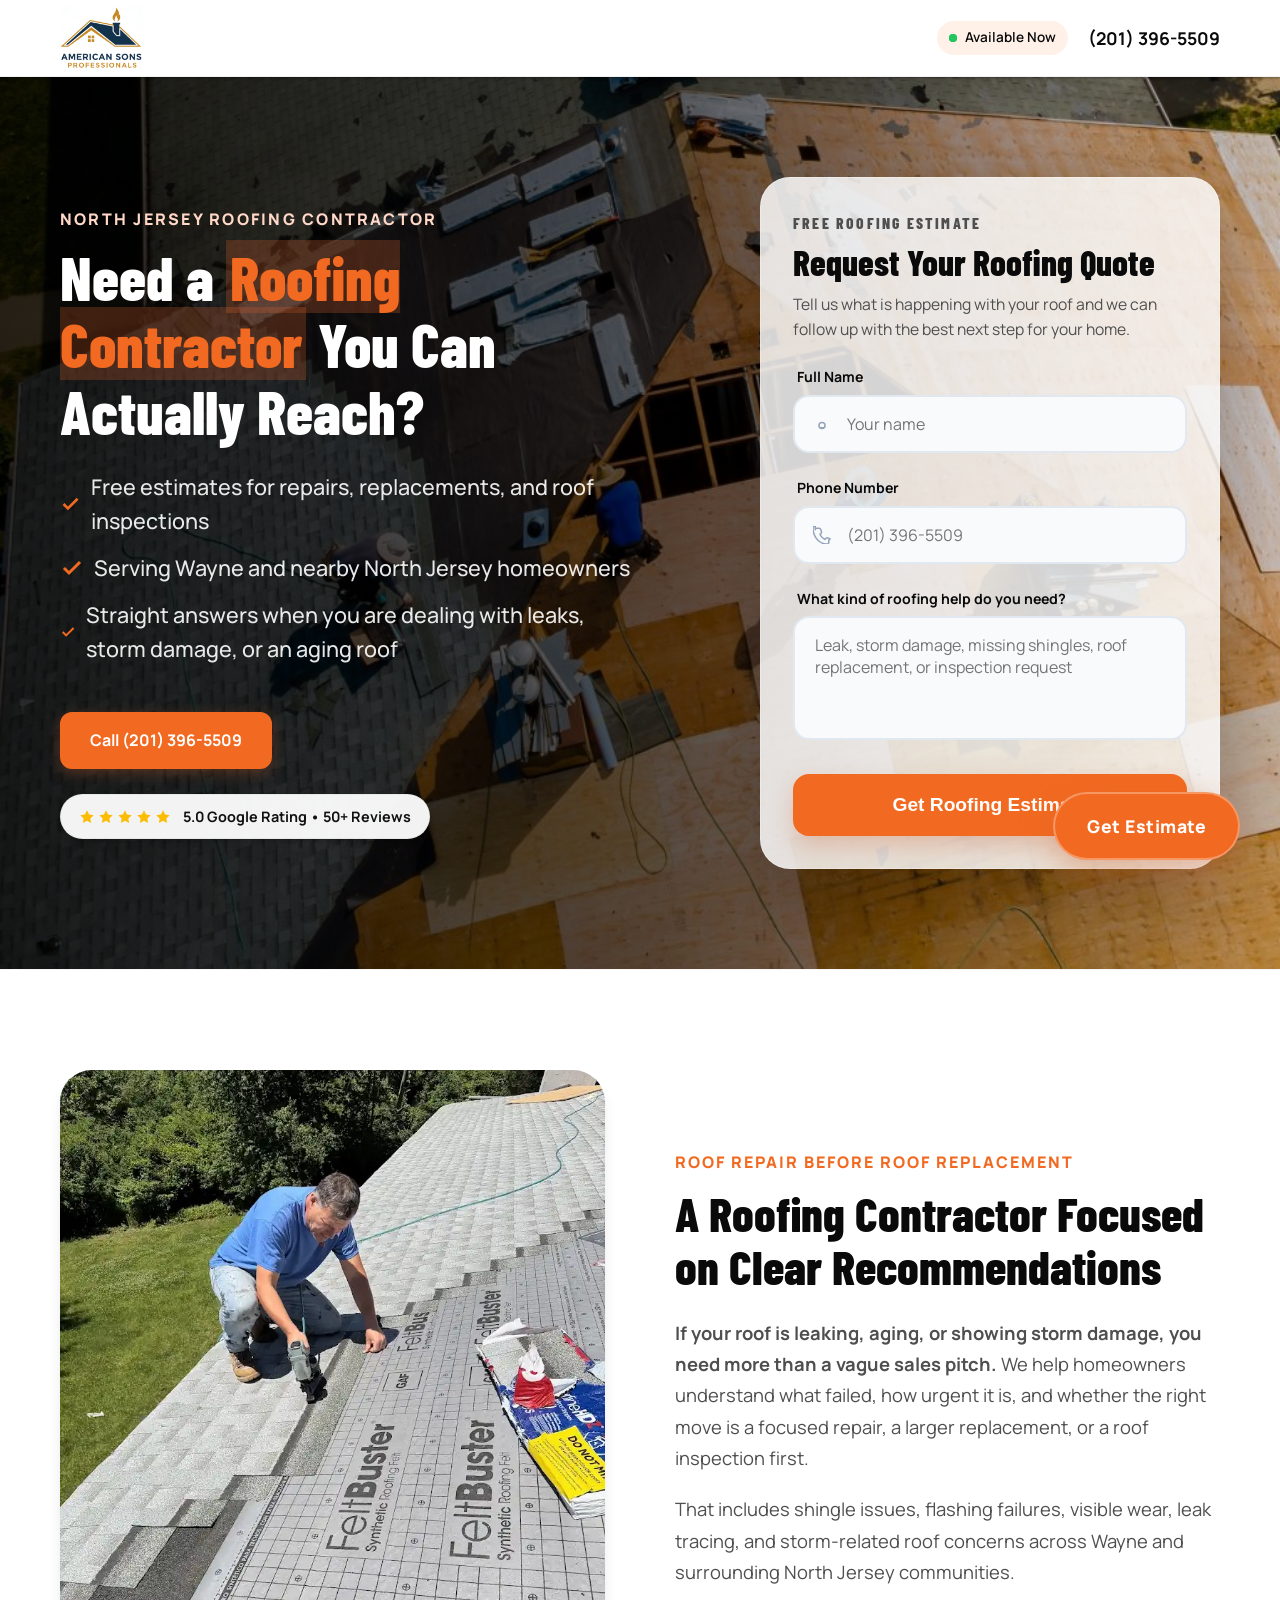
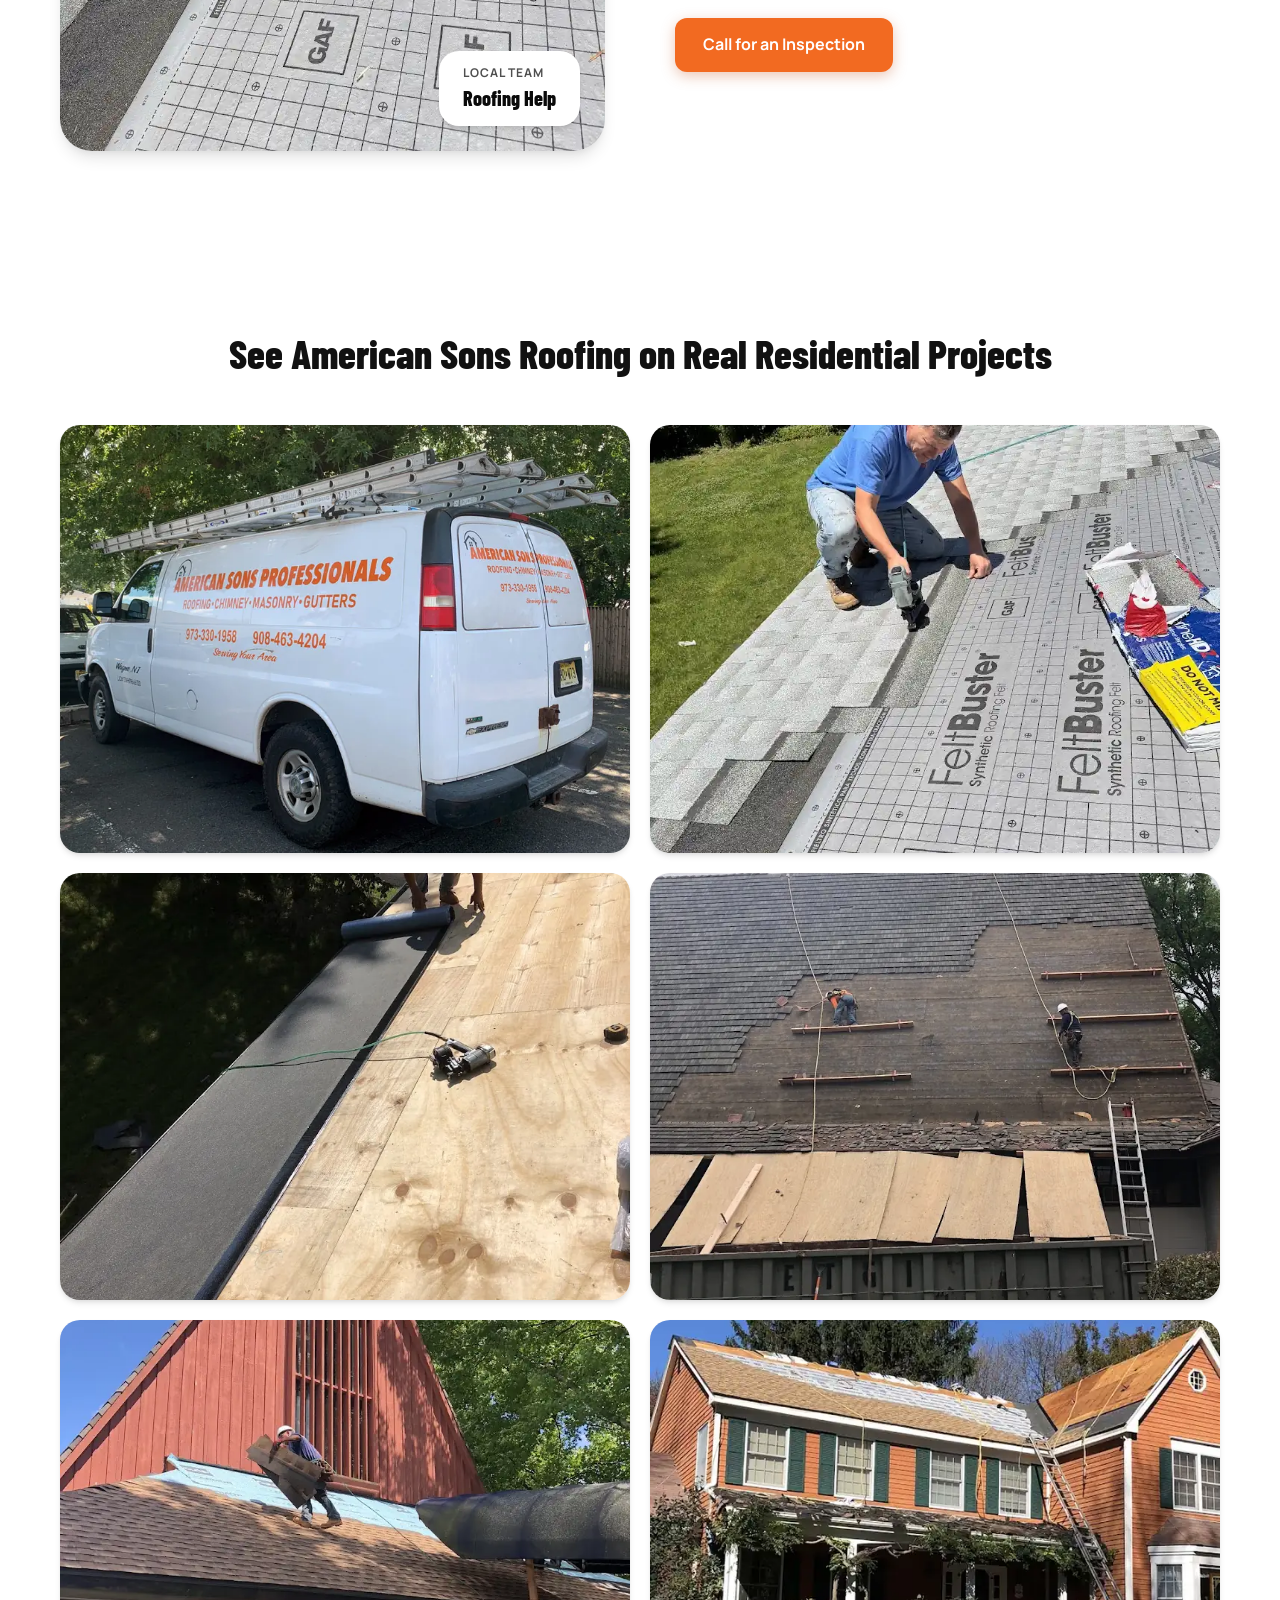
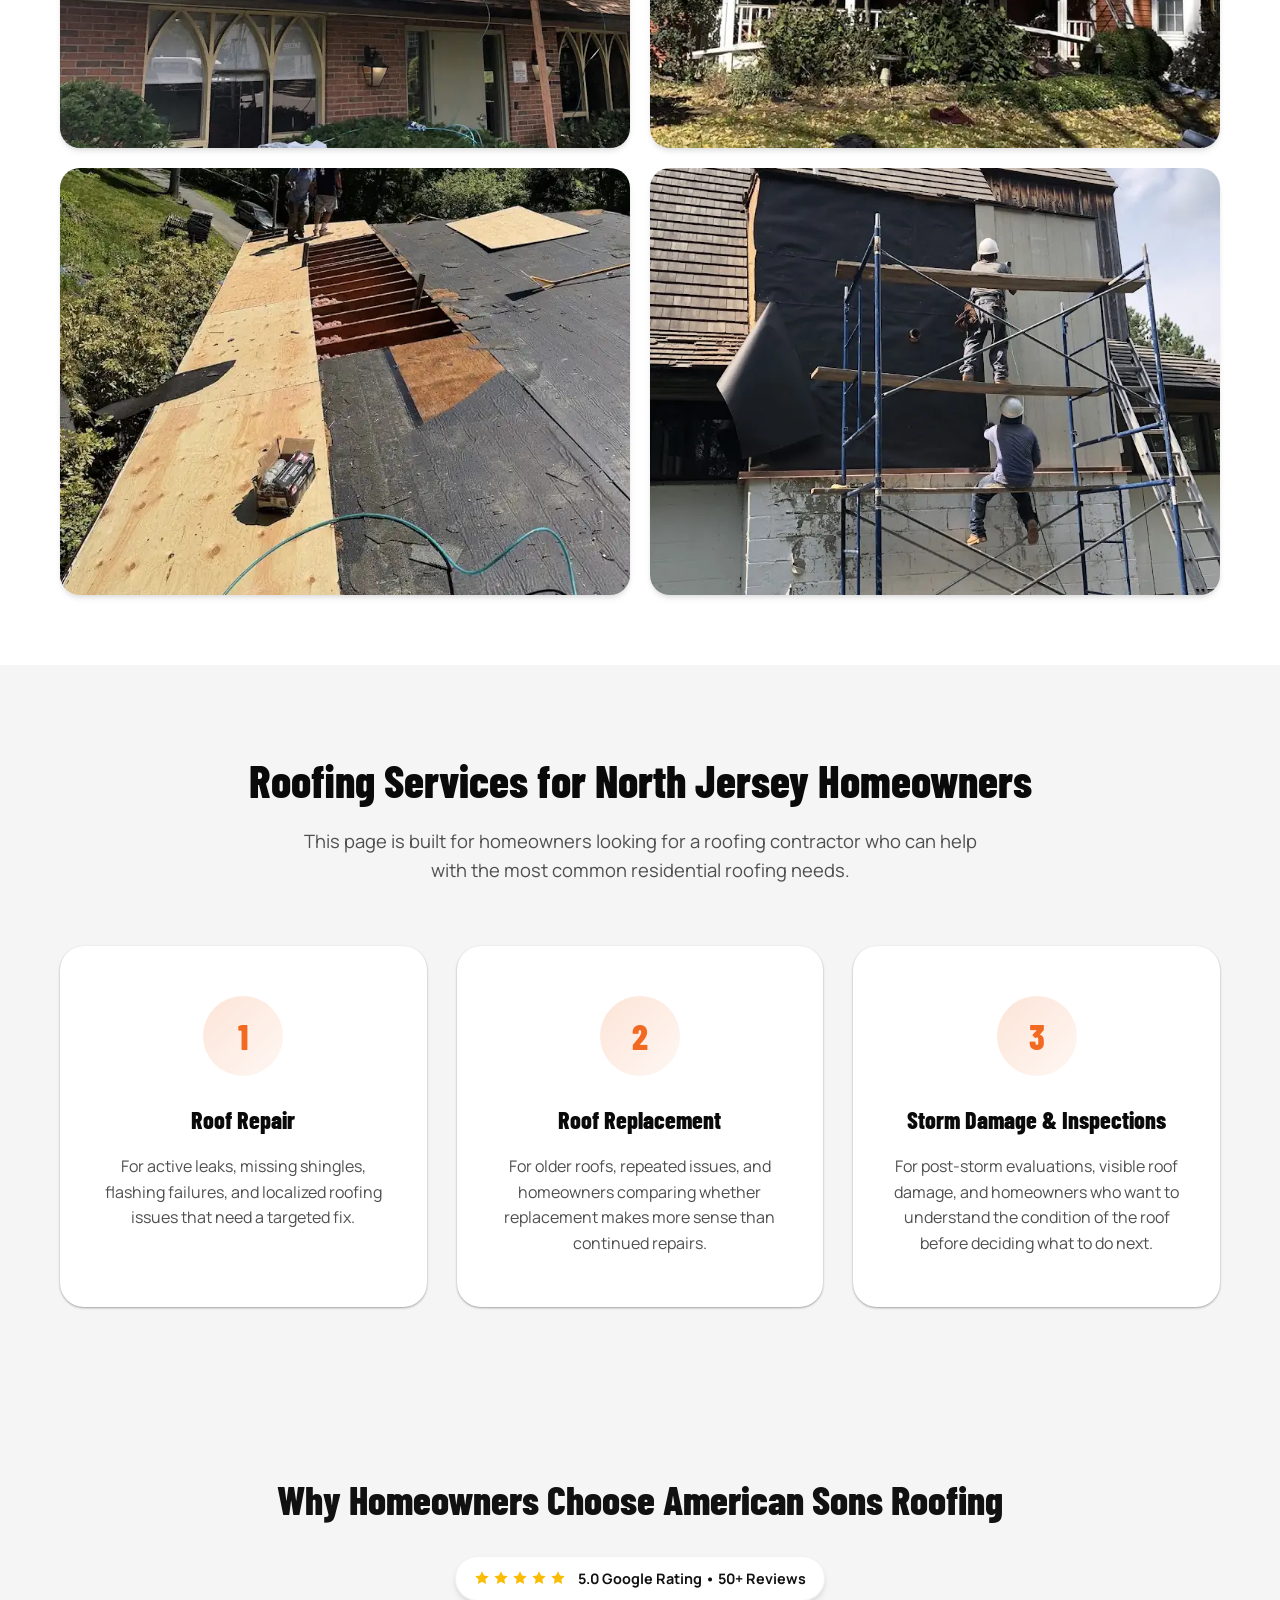
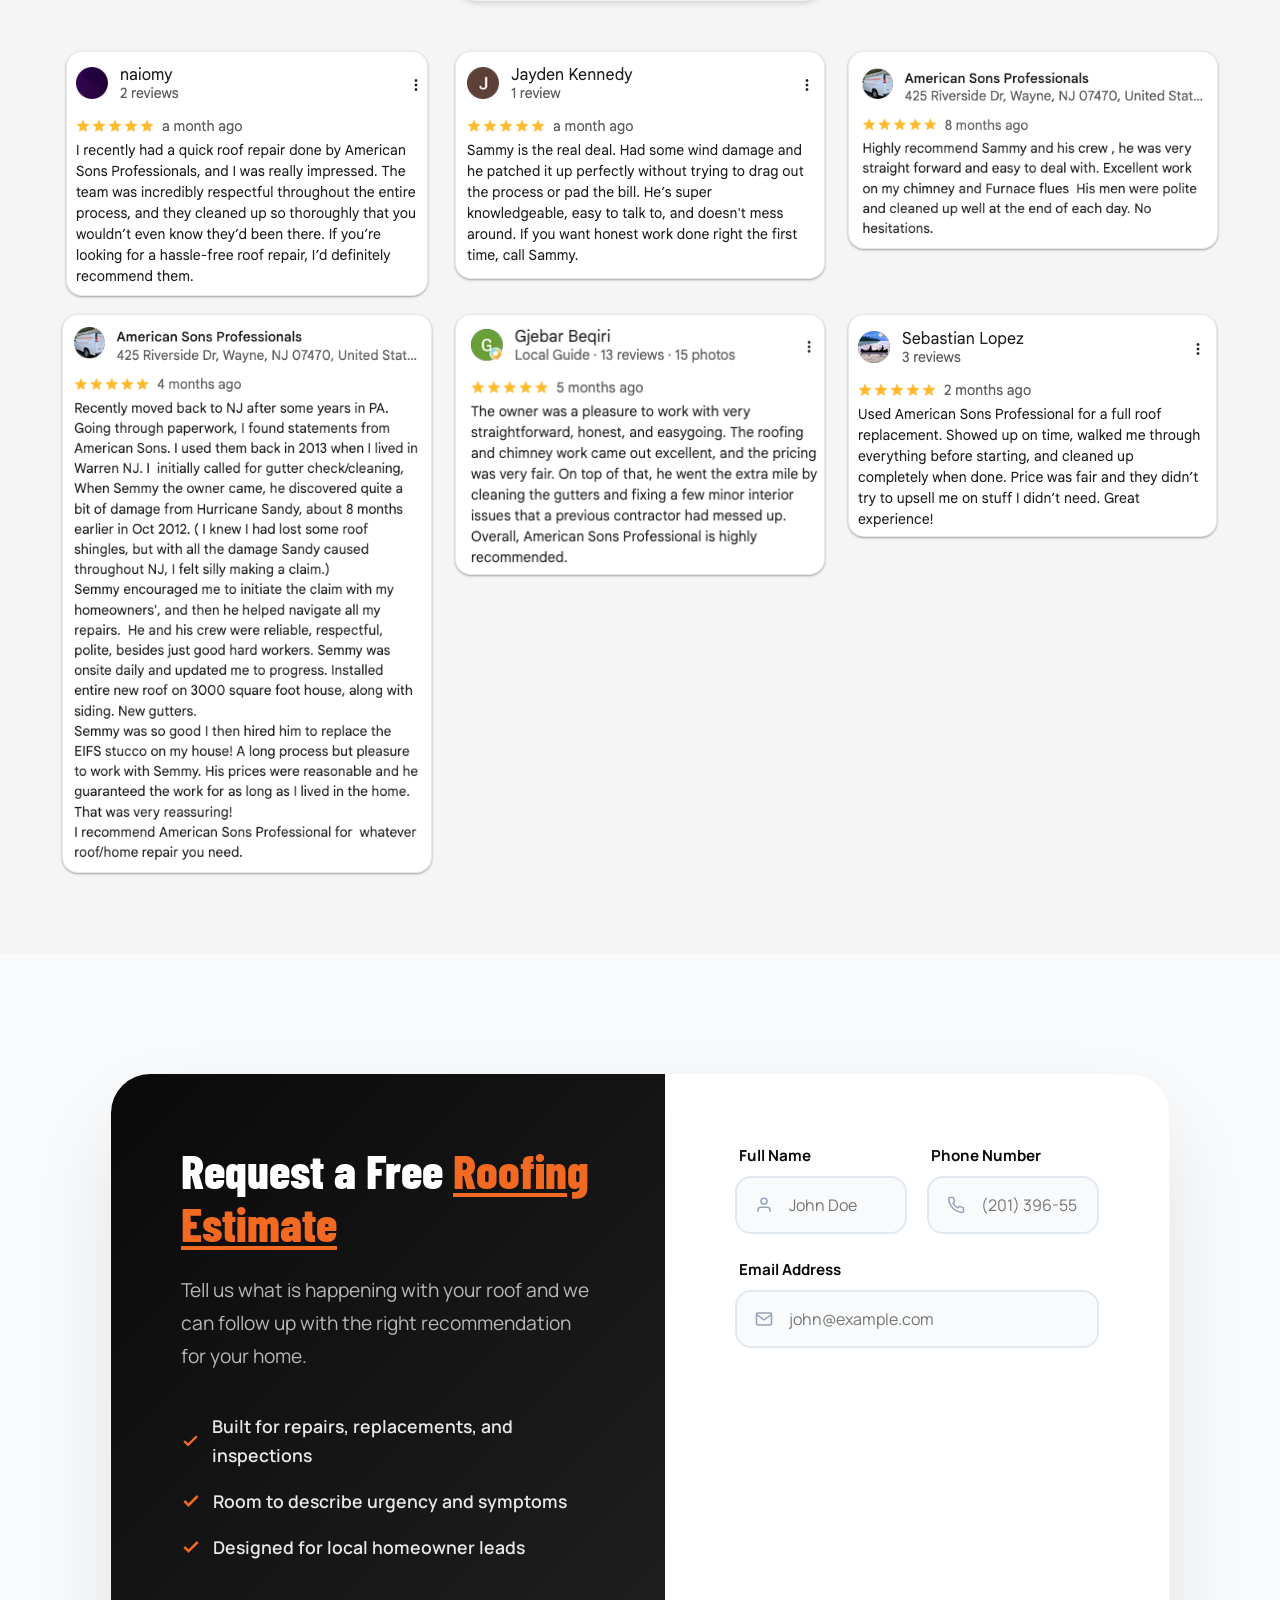
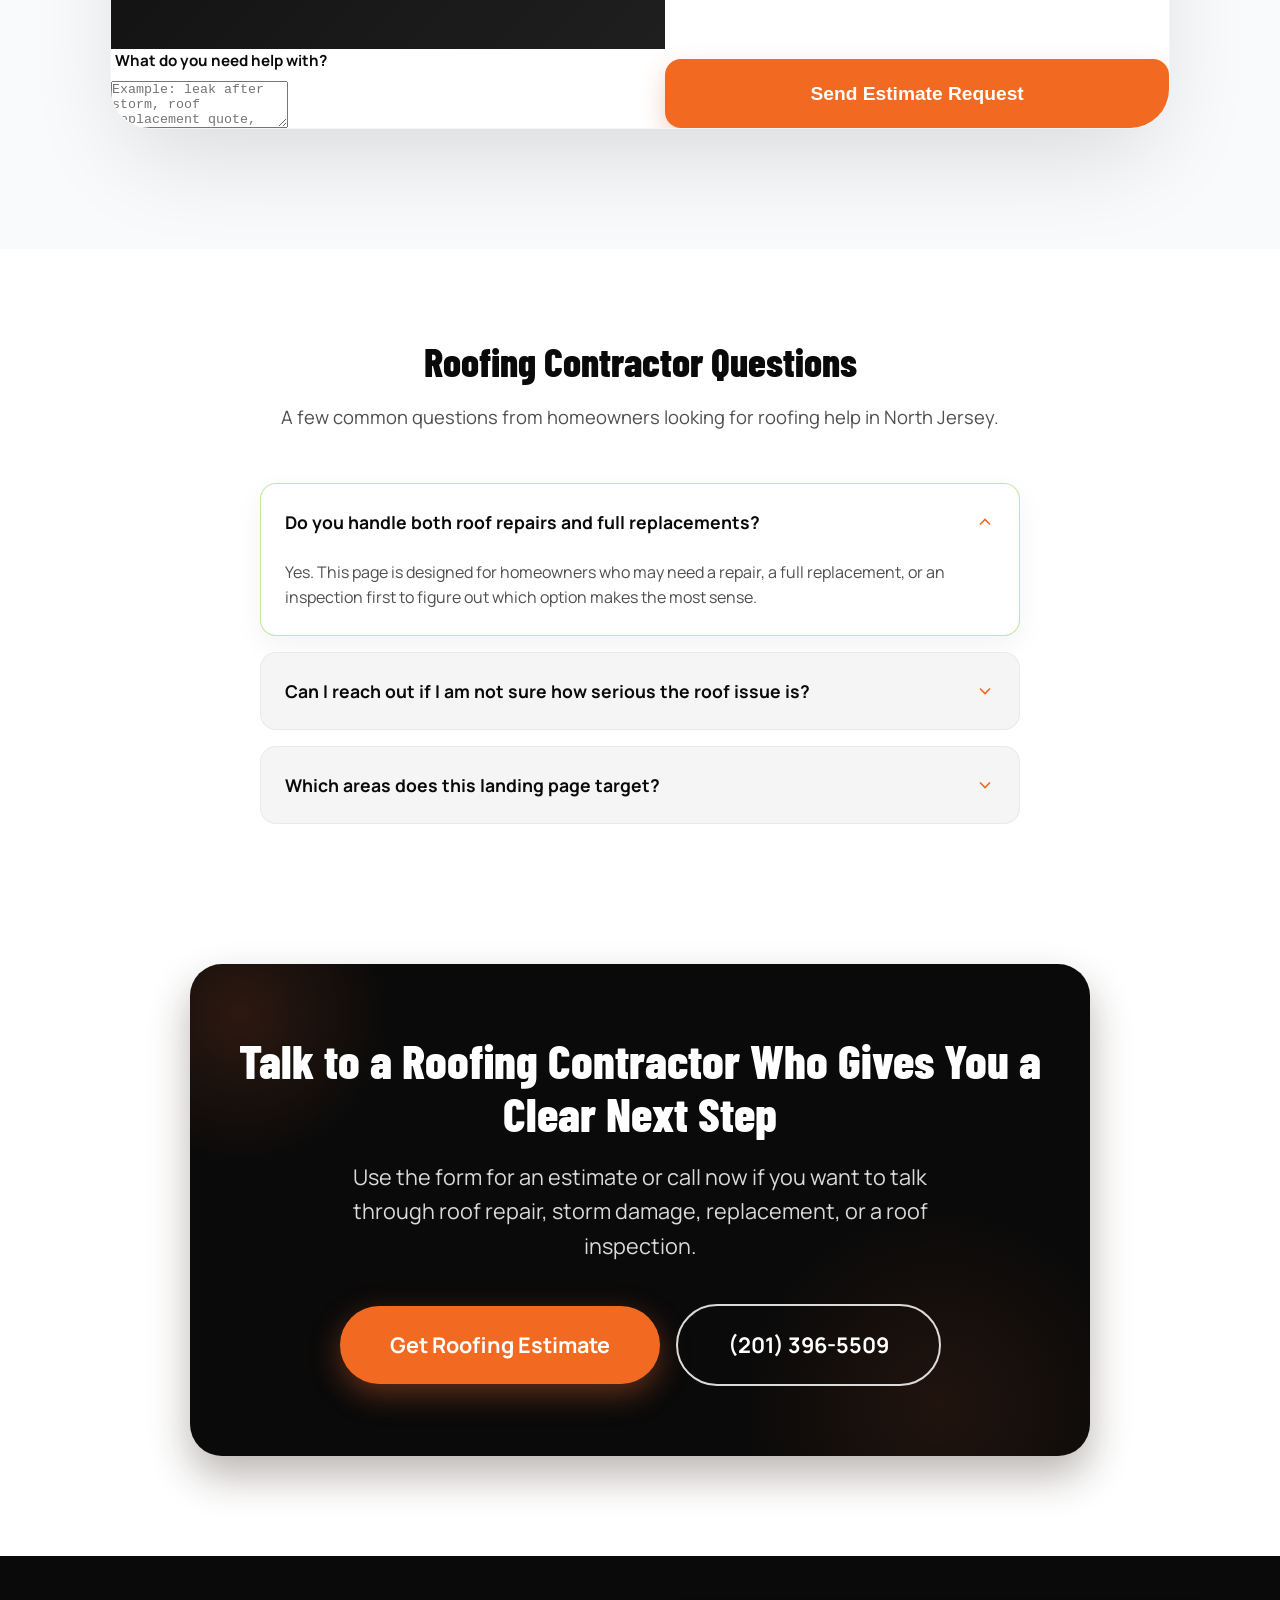
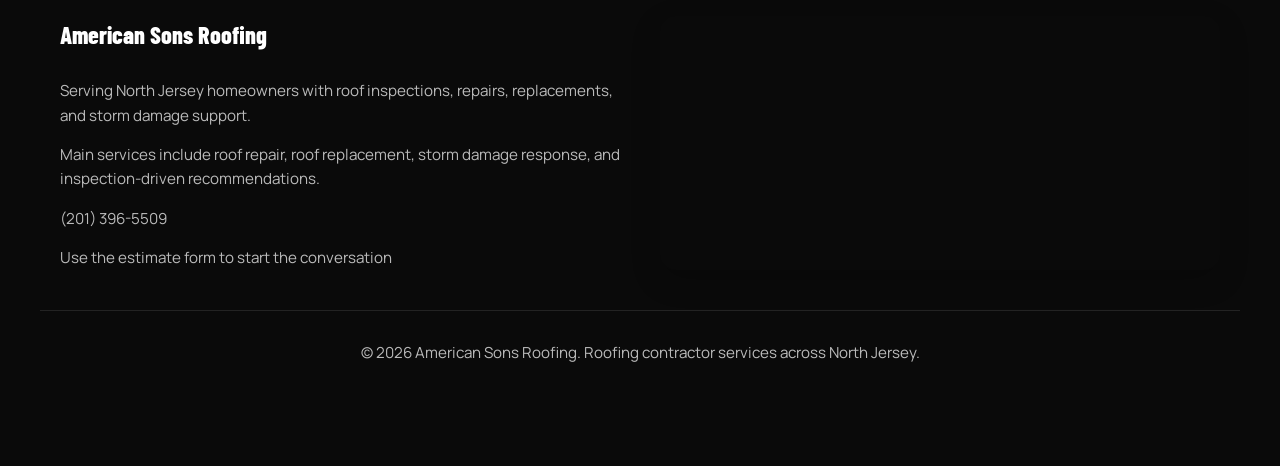
<file: roofing-contractor.html>
<!DOCTYPE html>
<html lang="en">
<head>
    <meta charset="UTF-8">
    <meta name="viewport" content="width=device-width, initial-scale=1.0">
    <!-- Google Tag Manager -->
    <script>(function(w,d,s,l,i){w[l]=w[l]||[];w[l].push({'gtm.start':
    new Date().getTime(),event:'gtm.js'});var f=d.getElementsByTagName(s)[0],
    j=d.createElement(s),dl=l!='dataLayer'?'&l='+l:'';j.async=true;j.src=
    'https://www.googletagmanager.com/gtm.js?id='+i+dl;f.parentNode.insertBefore(j,f);
    })(window,document,'script','dataLayer','GTM-ML44QQBG');</script>
    <!-- End Google Tag Manager -->
    <script>
      window.dataLayer = window.dataLayer || [];
      function gtag(){dataLayer.push(arguments);}
      function gtag_report_conversion(url) {
        var callback = function () {
          if (typeof(url) !== 'undefined') {
            window.location = url;
          }
        };
        gtag('event', 'conversion', {
          'send_to': 'AW-18182614943/FxSvCO7W9tUcEJ_fkt5D',
          'event_callback': callback,
          'event_timeout': 2000
        });
        return false;
      }
      gtag('config', 'AW-18182614943/FxSvCO7W9tUcEJ_fkt5D', {
        'phone_conversion_number': '(201) 396-5509'
      });
    </script>
    <title>Roofing Contractor in North Jersey | American Sons Roofing</title>
    <meta name="description" content="American Sons Roofing is a North Jersey roofing contractor for roof inspections, repairs, replacements, storm damage, and homeowner roofing estimates.">
    <link rel="stylesheet" href="style.css">
    <link rel="preconnect" href="https://fonts.googleapis.com">
    <link rel="preconnect" href="https://fonts.gstatic.com" crossorigin>
    <link href="https://fonts.googleapis.com/css2?family=Barlow+Condensed:wght@600;700;800&family=Manrope:wght@400;500;600;700;800&display=swap" rel="stylesheet">
    <script type="application/ld+json">
    {
      "@context": "https://schema.org",
      "@type": "RoofingContractor",
      "name": "American Sons Roofing",
      "telephone": "+12013965509",
      "areaServed": [
        { "@type": "AdministrativeArea", "name": "North Jersey" },
        { "@type": "City", "name": "Wayne" },
        { "@type": "City", "name": "Paterson" },
        { "@type": "City", "name": "Clifton" },
        { "@type": "City", "name": "Totowa" },
        { "@type": "City", "name": "Little Falls" }
      ],
      "address": {
        "@type": "PostalAddress",
        "addressRegion": "NJ",
        "addressCountry": "US"
      },
      "serviceType": [
        "Roof repair",
        "Roof replacement",
        "Storm damage roof repair",
        "Roof inspections",
        "Residential roofing"
      ]
    }
    </script>
</head>
<body class="roofing-landing-page">
    <header class="sticky-header">
        <div class="container header-content">
            <div class="logo">
                <img src="americansons-logo.png" alt="American Sons Roofing logo" class="logo-img">
            </div>
            <div class="header-right">
                <div class="status-badge">
                    <span class="pulse-dot"></span>
                    Available Now
                </div>
                <a href="tel:2013965509" onclick="return gtag_report_conversion('tel:2013965509');" class="phone-link">(201) 396-5509</a>
            </div>
        </div>
    </header>

    <main>
        <section class="hero-v2">
            <div class="hero-overlay"></div>
            <img src="roofingnewjersey.jpg" alt="American Sons Roofing crew working on a New Jersey roof" class="hero-bg-img">
            <div class="container hero-container">
                <div class="hero-content">
                    <p class="eyebrow">North Jersey Roofing Contractor</p>
                    <h1>Need a <span class="highlight">Roofing Contractor</span> You Can Actually Reach?</h1>
                    <ul class="hero-subtext" style="list-style: none; padding: 0; text-align: left;">
                        <li style="display: flex; align-items: center; gap: 10px; margin-bottom: 12px;">
                            <svg width="24" height="24" viewBox="0 0 24 24" fill="none" stroke="var(--accent)" stroke-width="3"><polyline points="20 6 9 17 4 12"></polyline></svg>
                            Free estimates for repairs, replacements, and roof inspections
                        </li>
                        <li style="display: flex; align-items: center; gap: 10px; margin-bottom: 12px;">
                            <svg width="24" height="24" viewBox="0 0 24 24" fill="none" stroke="var(--accent)" stroke-width="3"><polyline points="20 6 9 17 4 12"></polyline></svg>
                            Serving Wayne and nearby North Jersey homeowners
                        </li>
                        <li style="display: flex; align-items: center; gap: 10px;">
                            <svg width="24" height="24" viewBox="0 0 24 24" fill="none" stroke="var(--accent)" stroke-width="3"><polyline points="20 6 9 17 4 12"></polyline></svg>
                            Straight answers when you are dealing with leaks, storm damage, or an aging roof
                        </li>
                    </ul>

                    <div class="hero-actions-container">
                        <a href="#quote-form" class="btn btn-primary btn-cta-main desktop-only">Get Your Estimate</a>
                        <a href="tel:2013965509" onclick="return gtag_report_conversion('tel:2013965509');" class="btn btn-secondary btn-cta-text desktop-only">Call (201) 396-5509</a>
                        <a href="tel:2013965509" onclick="return gtag_report_conversion('tel:2013965509');" class="btn btn-primary btn-cta-main mobile-only">Call (201) 396-5509</a>
                        <a href="sms:2013965509" class="btn btn-secondary btn-cta-text mobile-only">
                            <svg class="phone-icon" viewBox="0 0 24 24" fill="none" stroke="currentColor" stroke-width="2">
                                <path d="M21 15a2 2 0 0 1-2 2H7l-4 4V5a2 2 0 0 1 2-2h14a2 2 0 0 1 2 2z"></path>
                            </svg>
                            Text Us
                        </a>
                    </div>

                    <div style="margin-top: 16px;">
                        <a href="https://share.google/MnQl6Sqzfr0b3BNDC" target="_blank" rel="noopener noreferrer" style="display: inline-flex; align-items: center; gap: 12px; background: rgba(255, 255, 255, 0.95); padding: 10px 18px; border-radius: 50px; box-shadow: var(--shadow-md); border: 1px solid rgba(0,0,0,0.05); text-decoration: none;">
                            <div style="display: flex; gap: 3px; color: #FBBC04;">
                                <svg width="16" height="16" viewBox="0 0 24 24" fill="currentColor"><path d="M12 2L15.09 8.26L22 9.27L17 14.14L18.18 21.02L12 17.77L5.82 21.02L7 14.14L2 9.27L8.91 8.26L12 2Z"/></svg>
                                <svg width="16" height="16" viewBox="0 0 24 24" fill="currentColor"><path d="M12 2L15.09 8.26L22 9.27L17 14.14L18.18 21.02L12 17.77L5.82 21.02L7 14.14L2 9.27L8.91 8.26L12 2Z"/></svg>
                                <svg width="16" height="16" viewBox="0 0 24 24" fill="currentColor"><path d="M12 2L15.09 8.26L22 9.27L17 14.14L18.18 21.02L12 17.77L5.82 21.02L7 14.14L2 9.27L8.91 8.26L12 2Z"/></svg>
                                <svg width="16" height="16" viewBox="0 0 24 24" fill="currentColor"><path d="M12 2L15.09 8.26L22 9.27L17 14.14L18.18 21.02L12 17.77L5.82 21.02L7 14.14L2 9.27L8.91 8.26L12 2Z"/></svg>
                                <svg width="16" height="16" viewBox="0 0 24 24" fill="currentColor"><path d="M12 2L15.09 8.26L22 9.27L17 14.14L18.18 21.02L12 17.77L5.82 21.02L7 14.14L2 9.27L8.91 8.26L12 2Z"/></svg>
                            </div>
                            <span style="font-size: 0.9rem; font-weight: 700; color: var(--text-main);">5.0 Google Rating • 50+ Reviews</span>
                        </a>
                    </div>
                </div>

                <div class="hero-form-card desktop-only">
                    <div class="hero-form-shell">
                        <div class="hero-form-top">
                            <p class="hero-form-eyebrow">Free Roofing Estimate</p>
                            <h2>Request Your Roofing Quote</h2>
                            <p>Tell us what is happening with your roof and we can follow up with the best next step for your home.</p>
                        </div>
                        <form data-lead-form data-netlify="true" name="roofing-contractor-quote" class="premium-form hero-form">
                            <input type="hidden" name="form-name" value="roofing-contractor-quote">
                            <div class="input-field">
                                <label for="hero-name">Full Name</label>
                                <div class="input-wrapper">
                                    <input type="text" id="hero-name" name="name" placeholder="Your name" required>
                                    <svg class="input-icon" width="18" height="18" fill="none" stroke="currentColor" viewBox="0 0 24 24">
                                        <path stroke-linecap="round" stroke-linejoin="round" stroke-width="2" d="M16 14a4 4 0 1 0-8 0m8 0a4 4 0 1 1-8 0m8 0v1a2 2 0 0 1-2 2H10a2 2 0 0 1-2-2v-1"></path>
                                    </svg>
                                </div>
                            </div>
                            <div class="input-field">
                                <label for="hero-phone">Phone Number</label>
                                <div class="input-wrapper">
                                    <input type="tel" id="hero-phone" name="phone" placeholder="(201) 396-5509" required>
                                    <svg class="input-icon" width="18" height="18" fill="none" stroke="currentColor" viewBox="0 0 24 24">
                                        <path stroke-linecap="round" stroke-linejoin="round" stroke-width="2" d="M3 5a2 2 0 0 1 2-2h3.28a2 2 0 0 1 1.9 1.37l1.1 3.31a2 2 0 0 1-.45 2.05l-1.6 1.6a16 16 0 0 0 6.51 6.51l1.6-1.6a2 2 0 0 1 2.05-.45l3.31 1.1A2 2 0 0 1 21 18.72V22a2 2 0 0 1-2 2h-1C9.16 24 0 14.84 0 3V2a2 2 0 0 1 2-2h1z"></path>
                                    </svg>
                                </div>
                            </div>
                            <div class="input-field">
                                <label for="hero-needs">What kind of roofing help do you need?</label>
                                <textarea id="hero-needs" name="needs" rows="4" placeholder="Leak, storm damage, missing shingles, roof replacement, or inspection request" required></textarea>
                            </div>
                            <button type="submit" class="btn btn-primary submit-btn-v2 hero-submit-btn">Get Roofing Estimate</button>
                        </form>
                    </div>
                </div>
            </div>
        </section>

        <section class="owner-intro">
            <div class="container split-50">
                <div class="owner-image-box">
                    <img src="americansons-gallery-2.webp" alt="American Sons Roofing crew member installing shingles" class="owner-img">
                    <div class="owner-badge">
                        <span class="badge-title">Local Team</span>
                        <span class="badge-name">Roofing Help</span>
                    </div>
                </div>
                <div class="owner-text-box">
                    <p class="owner-subtitle">Roof Repair Before Roof Replacement</p>
                    <h2 class="owner-title">A Roofing Contractor Focused on Clear Recommendations</h2>
                    <div class="owner-blurb">
                        <p><strong>If your roof is leaking, aging, or showing storm damage, you need more than a vague sales pitch.</strong> We help homeowners understand what failed, how urgent it is, and whether the right move is a focused repair, a larger replacement, or a roof inspection first.</p>
                        <p>That includes shingle issues, flashing failures, visible wear, leak tracing, and storm-related roof concerns across Wayne and surrounding North Jersey communities.</p>
                    </div>
                    <div class="owner-cta">
                        <a href="tel:2013965509" onclick="return gtag_report_conversion('tel:2013965509');" class="btn btn-primary">Call for an Inspection</a>
                    </div>
                </div>
            </div>
        </section>

        <section class="team-gallery" style="background: var(--white); padding: 70px 0;">
            <div class="container">
                <div class="section-header" style="margin-bottom: 40px;">
                    <h2 class="team-gallery-title">See American Sons Roofing on Real Residential Projects</h2>
                </div>
                <div class="team-grid">
                    <div class="team-item"><img src="americansons-gallery-1.webp" alt="American Sons Roofing work van in New Jersey" style="position: absolute; top: 0; left: 0; width: 100%; height: 100%; object-fit: cover;"></div>
                    <div class="team-item"><img src="americansons-gallery-2.webp" alt="American Sons Roofing crew installing shingles" style="position: absolute; top: 0; left: 0; width: 100%; height: 100%; object-fit: cover;"></div>
                    <div class="team-item"><img src="americansons-gallery-3.webp" alt="American Sons Roofing crew preparing a roof system" style="position: absolute; top: 0; left: 0; width: 100%; height: 100%; object-fit: cover;"></div>
                    <div class="team-item"><img src="americansons-gallery-4.webp" alt="Residential roof project in progress" style="position: absolute; top: 0; left: 0; width: 100%; height: 100%; object-fit: cover;"></div>
                    <div class="team-item"><img src="americansons-gallery-5.webp" alt="American Sons Roofing crew working on a steep roof" style="position: absolute; top: 0; left: 0; width: 100%; height: 100%; object-fit: cover;"></div>
                    <div class="team-item"><img src="americansons-gallery-6.webp" alt="Completed residential roof replacement" style="position: absolute; top: 0; left: 0; width: 100%; height: 100%; object-fit: cover;"></div>
                    <div class="team-item"><img src="americansons-gallery-7.webp" alt="Roof decking replacement in progress" style="position: absolute; top: 0; left: 0; width: 100%; height: 100%; object-fit: cover;"></div>
                    <div class="team-item"><img src="americansons-gallery-8.webp" alt="Exterior roofing and repair work by American Sons Roofing" style="position: absolute; top: 0; left: 0; width: 100%; height: 100%; object-fit: cover;"></div>
                </div>
            </div>
        </section>

        <section id="services" class="process" style="padding: 80px 0; background: var(--bg-light);">
            <div class="container">
                <div class="section-header" style="text-align: center; margin-bottom: 60px;">
                    <h2 style="font-size: 2.8rem; color: var(--primary);">Roofing Services for North Jersey Homeowners</h2>
                    <p style="color: var(--text-light); font-size: 1.15rem; max-width: 680px; margin: 10px auto 0;">This page is built for homeowners looking for a roofing contractor who can help with the most common residential roofing needs.</p>
                </div>
                <div style="display: grid; grid-template-columns: repeat(auto-fit, minmax(300px, 1fr)); gap: 30px;">
                    <div style="background: var(--white); padding: 50px 30px; border-radius: 24px; text-align: center; box-shadow: var(--shadow-sm);">
                        <div style="width: 80px; height: 80px; background: linear-gradient(135deg, rgba(242, 106, 33, 0.18), rgba(242, 106, 33, 0.05)); color: var(--accent); border-radius: 50%; display: flex; align-items: center; justify-content: center; font-size: 2.2rem; margin: 0 auto 25px; font-weight: 800; font-family: 'Barlow Condensed', sans-serif;">1</div>
                        <h3 style="font-size: 1.5rem; margin-bottom: 15px; color: var(--primary);">Roof Repair</h3>
                        <p style="color: var(--text-light); line-height: 1.6;">For active leaks, missing shingles, flashing failures, and localized roofing issues that need a targeted fix.</p>
                    </div>
                    <div style="background: var(--white); padding: 50px 30px; border-radius: 24px; text-align: center; box-shadow: var(--shadow-sm);">
                        <div style="width: 80px; height: 80px; background: linear-gradient(135deg, rgba(242, 106, 33, 0.18), rgba(242, 106, 33, 0.05)); color: var(--accent); border-radius: 50%; display: flex; align-items: center; justify-content: center; font-size: 2.2rem; margin: 0 auto 25px; font-weight: 800; font-family: 'Barlow Condensed', sans-serif;">2</div>
                        <h3 style="font-size: 1.5rem; margin-bottom: 15px; color: var(--primary);">Roof Replacement</h3>
                        <p style="color: var(--text-light); line-height: 1.6;">For older roofs, repeated issues, and homeowners comparing whether replacement makes more sense than continued repairs.</p>
                    </div>
                    <div style="background: var(--white); padding: 50px 30px; border-radius: 24px; text-align: center; box-shadow: var(--shadow-sm);">
                        <div style="width: 80px; height: 80px; background: linear-gradient(135deg, rgba(242, 106, 33, 0.18), rgba(242, 106, 33, 0.05)); color: var(--accent); border-radius: 50%; display: flex; align-items: center; justify-content: center; font-size: 2.2rem; margin: 0 auto 25px; font-weight: 800; font-family: 'Barlow Condensed', sans-serif;">3</div>
                        <h3 style="font-size: 1.5rem; margin-bottom: 15px; color: var(--primary);">Storm Damage &amp; Inspections</h3>
                        <p style="color: var(--text-light); line-height: 1.6;">For post-storm evaluations, visible roof damage, and homeowners who want to understand the condition of the roof before deciding what to do next.</p>
                    </div>
                </div>
            </div>
        </section>

        <section id="reviews" class="reviews">
            <div class="container">
                <div class="section-header" style="display: flex; flex-direction: column; align-items: center;">
                    <h2>Why Homeowners Choose American Sons Roofing</h2>
                    <a href="https://share.google/MnQl6Sqzfr0b3BNDC" target="_blank" rel="noopener noreferrer" style="display: inline-flex; align-items: center; gap: 12px; background: rgba(255, 255, 255, 0.95); padding: 10px 18px; border-radius: 50px; box-shadow: var(--shadow-md); border: 1px solid rgba(0,0,0,0.05); margin-top: 15px; text-decoration: none;">
                        <div style="display: flex; gap: 3px; color: #FBBC04;">
                            <svg width="16" height="16" viewBox="0 0 24 24" fill="currentColor"><path d="M12 2L15.09 8.26L22 9.27L17 14.14L18.18 21.02L12 17.77L5.82 21.02L7 14.14L2 9.27L8.91 8.26L12 2Z"/></svg>
                            <svg width="16" height="16" viewBox="0 0 24 24" fill="currentColor"><path d="M12 2L15.09 8.26L22 9.27L17 14.14L18.18 21.02L12 17.77L5.82 21.02L7 14.14L2 9.27L8.91 8.26L12 2Z"/></svg>
                            <svg width="16" height="16" viewBox="0 0 24 24" fill="currentColor"><path d="M12 2L15.09 8.26L22 9.27L17 14.14L18.18 21.02L12 17.77L5.82 21.02L7 14.14L2 9.27L8.91 8.26L12 2Z"/></svg>
                            <svg width="16" height="16" viewBox="0 0 24 24" fill="currentColor"><path d="M12 2L15.09 8.26L22 9.27L17 14.14L18.18 21.02L12 17.77L5.82 21.02L7 14.14L2 9.27L8.91 8.26L12 2Z"/></svg>
                            <svg width="16" height="16" viewBox="0 0 24 24" fill="currentColor"><path d="M12 2L15.09 8.26L22 9.27L17 14.14L18.18 21.02L12 17.77L5.82 21.02L7 14.14L2 9.27L8.91 8.26L12 2Z"/></svg>
                        </div>
                        <span style="font-size: 0.9rem; font-weight: 700; color: var(--text-main);">5.0 Google Rating • 50+ Reviews</span>
                    </a>
                </div>
                <div class="reviews-grid-v2">
                    <a href="https://share.google/MnQl6Sqzfr0b3BNDC" target="_blank" rel="noopener noreferrer"><img src="review-americansons-1.png" alt="American Sons Roofing Google Review" class="review-img-v2"></a>
                    <a href="https://share.google/MnQl6Sqzfr0b3BNDC" target="_blank" rel="noopener noreferrer"><img src="review-americansons-2.png" alt="American Sons Roofing Google Review" class="review-img-v2"></a>
                    <a href="https://share.google/MnQl6Sqzfr0b3BNDC" target="_blank" rel="noopener noreferrer"><img src="review-americansons-3.png" alt="American Sons Roofing Google Review" class="review-img-v2"></a>
                    <a href="https://share.google/MnQl6Sqzfr0b3BNDC" target="_blank" rel="noopener noreferrer"><img src="review-americansons-4.png" alt="American Sons Roofing Google Review" class="review-img-v2"></a>
                    <a href="https://share.google/MnQl6Sqzfr0b3BNDC" target="_blank" rel="noopener noreferrer"><img src="review-americansons-5.png" alt="American Sons Roofing Google Review" class="review-img-v2"></a>
                    <a href="https://share.google/MnQl6Sqzfr0b3BNDC" target="_blank" rel="noopener noreferrer"><img src="review-americansons-6.png" alt="American Sons Roofing Google Review" class="review-img-v2"></a>
                </div>
            </div>
        </section>

        <section id="quote-form" class="quote-form-section-v2">
            <div class="container container-medium">
                <div class="form-wrapper-v2">
                    <div class="form-grid-v2">
                        <div class="form-content-v2">
                            <span class="form-tag">North Jersey Roofing Leads</span>
                            <h2 class="form-title">Request a Free <span class="highlight">Roofing Estimate</span></h2>
                            <p class="form-description">Tell us what is happening with your roof and we can follow up with the right recommendation for your home.</p>
                            <ul class="form-perks">
                                <li><svg width="20" height="20" viewBox="0 0 24 24" fill="none" stroke="var(--accent)" stroke-width="3"><polyline points="20 6 9 17 4 12"></polyline></svg>Built for repairs, replacements, and inspections</li>
                                <li><svg width="20" height="20" viewBox="0 0 24 24" fill="none" stroke="var(--accent)" stroke-width="3"><polyline points="20 6 9 17 4 12"></polyline></svg>Room to describe urgency and symptoms</li>
                                <li><svg width="20" height="20" viewBox="0 0 24 24" fill="none" stroke="var(--accent)" stroke-width="3"><polyline points="20 6 9 17 4 12"></polyline></svg>Designed for local homeowner leads</li>
                            </ul>
                        </div>

                        <div class="form-container-v2">
                            <form data-lead-form data-netlify="true" name="north-jersey-roofing-contractor-form" class="premium-form">
                                <input type="hidden" name="form-name" value="north-jersey-roofing-contractor-form">
                                <div class="input-row">
                                    <div class="input-field">
                                        <label for="nj-name">Full Name</label>
                                        <div class="input-wrapper">
                                            <svg class="input-icon" width="18" height="18" viewBox="0 0 24 24" fill="none" stroke="currentColor" stroke-width="2"><path d="M20 21v-2a4 4 0 0 0-4-4H8a4 4 0 0 0-4 4v2"></path><circle cx="12" cy="7" r="4"></circle></svg>
                                            <input type="text" id="nj-name" name="name" required placeholder="John Doe">
                                        </div>
                                    </div>
                                    <div class="input-field">
                                        <label for="nj-phone">Phone Number</label>
                                        <div class="input-wrapper">
                                            <svg class="input-icon" width="18" height="18" viewBox="0 0 24 24" fill="none" stroke="currentColor" stroke-width="2"><path d="M22 16.92v3a2 2 0 0 1-2.18 2 19.79 19.79 0 0 1-8.63-3.07 19.5 19.79 0 0 1-6-6 19.79 19.79 0 0 1-3.07-8.67A2 2 0 0 1 4.11 2h3a2 2 0 0 1 2 1.72 12.84 12.84 0 0 0 .7 2.81 2 2 0 0 1-.45 2.11L8.09 9.91a16 16 0 0 0 6 6l1.27-1.27a2 2 0 0 1 2.11-.45 12.84 12.84 0 0 0 2.81.7A2 2 0 0 1 22 16.92z"></path></svg>
                                            <input type="tel" id="nj-phone" name="phone" required placeholder="(201) 396-5509">
                                        </div>
                                    </div>
                                </div>
                                <div class="input-field">
                                    <label for="nj-email">Email Address</label>
                                    <div class="input-wrapper">
                                        <svg class="input-icon" width="18" height="18" viewBox="0 0 24 24" fill="none" stroke="currentColor" stroke-width="2"><path d="M4 4h16c1.1 0 2 .9 2 2v12c0 1.1-.9 2-2 2H4c-1.1 0-2-.9-2-2V6c0-1.1.9-2 2-2z"></path><polyline points="22,6 12,13 2,6"></polyline></svg>
                                            <input type="email" id="nj-email" name="email" required placeholder="john@example.com">
                                        </div>
                                    </div>
                                </div>
                                <div class="input-field">
                                    <label for="nj-needs">What do you need help with?</label>
                                    <div class="input-wrapper">
                                        <textarea id="nj-needs" name="needs" rows="3" required placeholder="Example: leak after storm, roof replacement quote, missing shingles, or request for inspection."></textarea>
                                    </div>
                                </div>
                                <button type="submit" class="btn btn-primary submit-btn-v2">Send Estimate Request</button>
                            </form>
                        </div>
                    </div>
                </div>
            </div>
        </section>

        <section id="faq" class="faq-section" style="padding: 80px 0; background: var(--white);">
            <div class="container" style="max-width: 800px;">
                <div class="section-header" style="text-align: center; margin-bottom: 50px;">
                    <h2 style="font-size: 2.5rem; color: var(--primary);">Roofing Contractor Questions</h2>
                    <p style="color: var(--text-light); font-size: 1.15rem; margin-top: 10px;">A few common questions from homeowners looking for roofing help in North Jersey.</p>
                </div>

                <div class="faq-accordion">
                    <details class="faq-item" name="faq" open>
                        <summary class="faq-question">
                            Do you handle both roof repairs and full replacements?
                            <svg class="faq-icon" viewBox="0 0 24 24" fill="none" stroke="currentColor" stroke-width="2"><polyline points="6 9 12 15 18 9"></polyline></svg>
                        </summary>
                        <div class="faq-answer">
                            <p>Yes. This page is designed for homeowners who may need a repair, a full replacement, or an inspection first to figure out which option makes the most sense.</p>
                        </div>
                    </details>

                    <details class="faq-item" name="faq">
                        <summary class="faq-question">
                            Can I reach out if I am not sure how serious the roof issue is?
                            <svg class="faq-icon" viewBox="0 0 24 24" fill="none" stroke="currentColor" stroke-width="2"><polyline points="6 9 12 15 18 9"></polyline></svg>
                        </summary>
                        <div class="faq-answer">
                            <p>Yes. Many homeowners start with symptoms like a ceiling stain, loose shingles, or visible storm wear. The goal is to understand the problem clearly before deciding on the right roofing service.</p>
                        </div>
                    </details>

                    <details class="faq-item" name="faq">
                        <summary class="faq-question">
                            Which areas does this landing page target?
                            <svg class="faq-icon" viewBox="0 0 24 24" fill="none" stroke="currentColor" stroke-width="2"><polyline points="6 9 12 15 18 9"></polyline></svg>
                        </summary>
                        <div class="faq-answer">
                            <p>This page is aimed at North Jersey homeowners, especially around Wayne and nearby communities looking for a local roofing contractor.</p>
                        </div>
                    </details>
                </div>
            </div>
        </section>

        <section class="final-cta" style="padding: 60px 20px 100px;">
            <div class="container" style="background: var(--primary); border-radius: 32px; padding: 70px 30px; text-align: center; box-shadow: 0 20px 40px rgba(43, 28, 20, 0.32); position: relative; overflow: hidden; max-width: 900px; margin: 0 auto;">
                <div style="position: absolute; top: -100px; left: -100px; width: 300px; height: 300px; background: radial-gradient(circle, rgba(201, 91, 43, 0.18) 0%, transparent 70%); border-radius: 50%; pointer-events: none;"></div>
                <div style="position: absolute; bottom: -150px; right: -50px; width: 400px; height: 400px; background: radial-gradient(circle, rgba(201, 91, 43, 0.12) 0%, transparent 70%); border-radius: 50%; pointer-events: none;"></div>
                <h2 class="final-cta-title" style="color: var(--white); position: relative; z-index: 2; line-height: 1.1;">Talk to a Roofing Contractor Who Gives You a Clear Next Step</h2>
                <p style="color: rgba(255, 255, 255, 0.85); position: relative; z-index: 2; max-width: 650px; margin: 0 auto 40px auto; font-size: 1.35rem;">Use the form for an estimate or call now if you want to talk through roof repair, storm damage, replacement, or a roof inspection.</p>
                <div style="position: relative; z-index: 2; display: flex; flex-wrap: wrap; align-items: center; justify-content: center; gap: 16px;">
                    <a href="#quote-form" class="btn btn-primary btn-large desktop-only" style="padding: 22px 50px; border-radius: 50px; display: inline-flex; align-items: center; gap: 16px; box-shadow: 0 10px 30px rgba(201, 91, 43, 0.45); font-size: 1.35rem;">Get Roofing Estimate</a>
                    <a href="tel:2013965509" onclick="return gtag_report_conversion('tel:2013965509');" class="btn btn-secondary desktop-only" style="padding: 22px 50px; border-radius: 50px; display: inline-flex; align-items: center; gap: 16px; font-size: 1.35rem;">(201) 396-5509</a>
                    <a href="tel:2013965509" onclick="return gtag_report_conversion('tel:2013965509');" class="btn btn-primary btn-large mobile-only" style="padding: 22px 50px; border-radius: 50px; display: inline-flex; align-items: center; gap: 16px; box-shadow: 0 10px 30px rgba(201, 91, 43, 0.45); font-size: 1.35rem;">Call (201) 396-5509</a>
                </div>
            </div>
        </section>
    </main>

    <footer style="padding: 60px 0 100px; background: var(--primary); color: rgba(255, 255, 255, 0.72); font-size: 0.95rem;">
        <div class="container" style="display: grid; grid-template-columns: repeat(auto-fit, minmax(300px, 1fr)); gap: 40px; margin-bottom: 40px; text-align: left;">
            <div>
                <h3 style="color: var(--white); font-size: 1.5rem; margin-bottom: 25px;">American Sons Roofing</h3>
                <p style="margin-bottom: 15px;">Serving North Jersey homeowners with roof inspections, repairs, replacements, and storm damage support.</p>
                <p style="margin-bottom: 15px;">Main services include roof repair, roof replacement, storm damage response, and inspection-driven recommendations.</p>
                <p style="margin-bottom: 15px;"><a href="tel:2013965509" onclick="return gtag_report_conversion('tel:2013965509');" style="color: inherit; text-decoration: none;">(201) 396-5509</a></p>
                <p style="margin-bottom: 0;"><a href="#quote-form" style="color: inherit; text-decoration: none;">Use the estimate form to start the conversation</a></p>
            </div>
            <div class="footer-map" style="border-radius: 16px; overflow: hidden; box-shadow: 0 10px 30px rgba(0,0,0,0.2);">
                <iframe src="https://maps.google.com/maps?q=Wayne%20New%20Jersey&t=&z=10&ie=UTF8&iwloc=&output=embed" width="100%" height="250" style="border:0; display: block;" allowfullscreen="" loading="lazy" referrerpolicy="no-referrer-when-downgrade"></iframe>
            </div>
        </div>
        <div class="container" style="text-align: center; border-top: 1px solid rgba(255,255,255,0.1); padding-top: 30px;">
            <p>&copy; 2026 American Sons Roofing. Roofing contractor services across North Jersey.</p>
        </div>
    </footer>

    <div id="success-modal" class="modal">
        <div class="modal-content">
            <div class="modal-header"><span class="close-modal">&times;</span></div>
            <div class="modal-body" style="text-align: center; padding: 20px 10px 40px;">
                <div class="success-icon">✓</div>
                <h3 style="font-size: 2rem; color: var(--primary); margin-bottom: 15px;">Request Received</h3>
                <p style="font-size: 1.15rem; color: var(--text-light); line-height: 1.6; max-width: 420px; margin: 0 auto 30px;">Thanks for reaching out. Your estimate request has been sent and someone can follow up shortly.</p>
                <button class="btn btn-primary close-modal-btn" style="width: 100%; border-radius: 50px; padding: 15px;">Close</button>
            </div>
        </div>
    </div>

    <div class="mobile-cta-bar" id="mobile-scroll-trigger">
        <div style="display: flex; gap: 10px;">
            <a href="tel:2013965509" onclick="return gtag_report_conversion('tel:2013965509');" class="btn btn-primary btn-full">
                <svg class="phone-icon ring-animation" viewBox="0 0 24 24" fill="none" stroke="currentColor" stroke-width="2"><path d="M22 16.92v3a2 2 0 0 1-2.18 2 19.79 19.79 0 0 1-8.63-3.07 19.5 19.79 0 0 1-6-6 19.79 19.79 0 0 1-3.07-8.67A2 2 0 0 1 4.11 2h3a2 2 0 0 1 2 1.72 12.84 12.84 0 0 0 .7 2.81 2 2 0 0 1-.45 2.11L8.09 9.91a16 16 0 0 0 6 6l1.27-1.27a2 2 0 0 1 2.11-.45 12.84 12.84 0 0 0 2.81.7A2 2 0 0 1 22 16.92z"></path></svg>
                (201) 396-5509
            </a>
            <a href="sms:2013965509" class="btn btn-secondary btn-full">
                <svg class="phone-icon" viewBox="0 0 24 24" fill="none" stroke="currentColor" stroke-width="2"><path d="M21 15a2 2 0 0 1-2 2H7l-4 4V5a2 2 0 0 1 2-2h14a2 2 0 0 1 2 2z"></path></svg>
                Text Us
            </a>
        </div>
    </div>

    <script>
        document.addEventListener("DOMContentLoaded", function() {
            const mobileCta = document.querySelector(".mobile-cta-bar");
            if (mobileCta) {
                window.addEventListener("scroll", function() {
                    mobileCta.classList.toggle("is-visible", window.scrollY > 300);
                }, { passive: true });
            }

            const leadForms = document.querySelectorAll("[data-lead-form]");
            const modal = document.getElementById("success-modal");
            const closeButtons = document.querySelectorAll(".close-modal, .close-modal-btn");

            leadForms.forEach(form => {
                form.addEventListener("submit", function(e) {
                    e.preventDefault();
                    const formData = new FormData(this);
                    fetch("/", {
                        method: "POST",
                        body: new URLSearchParams(formData).toString(),
                        headers: { "Content-Type": "application/x-www-form-urlencoded" }
                    }).then(response => {
                        if (!response.ok) {
                            throw new Error(`Form submission failed with status ${response.status}`);
                        }
                        return response;
                    }).then(() => {
                        window.dataLayer = window.dataLayer || [];
                        window.dataLayer.push({ event: "form_submit" });
                        document.body.setAttribute("data-form-status", "form_submit");
                        window.dispatchEvent(new CustomEvent("form-submit-success"));
                        modal.style.display = "block";
                        document.body.style.overflow = "hidden";
                        form.reset();
                    }).catch(() => {
                        modal.style.display = "block";
                        document.body.style.overflow = "hidden";
                    });
                });
            });

            closeButtons.forEach(btn => btn.addEventListener("click", () => {
                modal.style.display = "none";
                document.body.style.overflow = "auto";
            }));

            window.addEventListener("click", event => {
                if (event.target === modal) {
                    modal.style.display = "none";
                    document.body.style.overflow = "auto";
                }
            });
        });
    </script>

    <div class="desktop-cta-container desktop-only">
        <a href="#quote-form" class="floating-cta-v2">
            <span class="cta-pulse"></span>
            Get Estimate
        </a>
    </div>
</body>
</html>
</file>
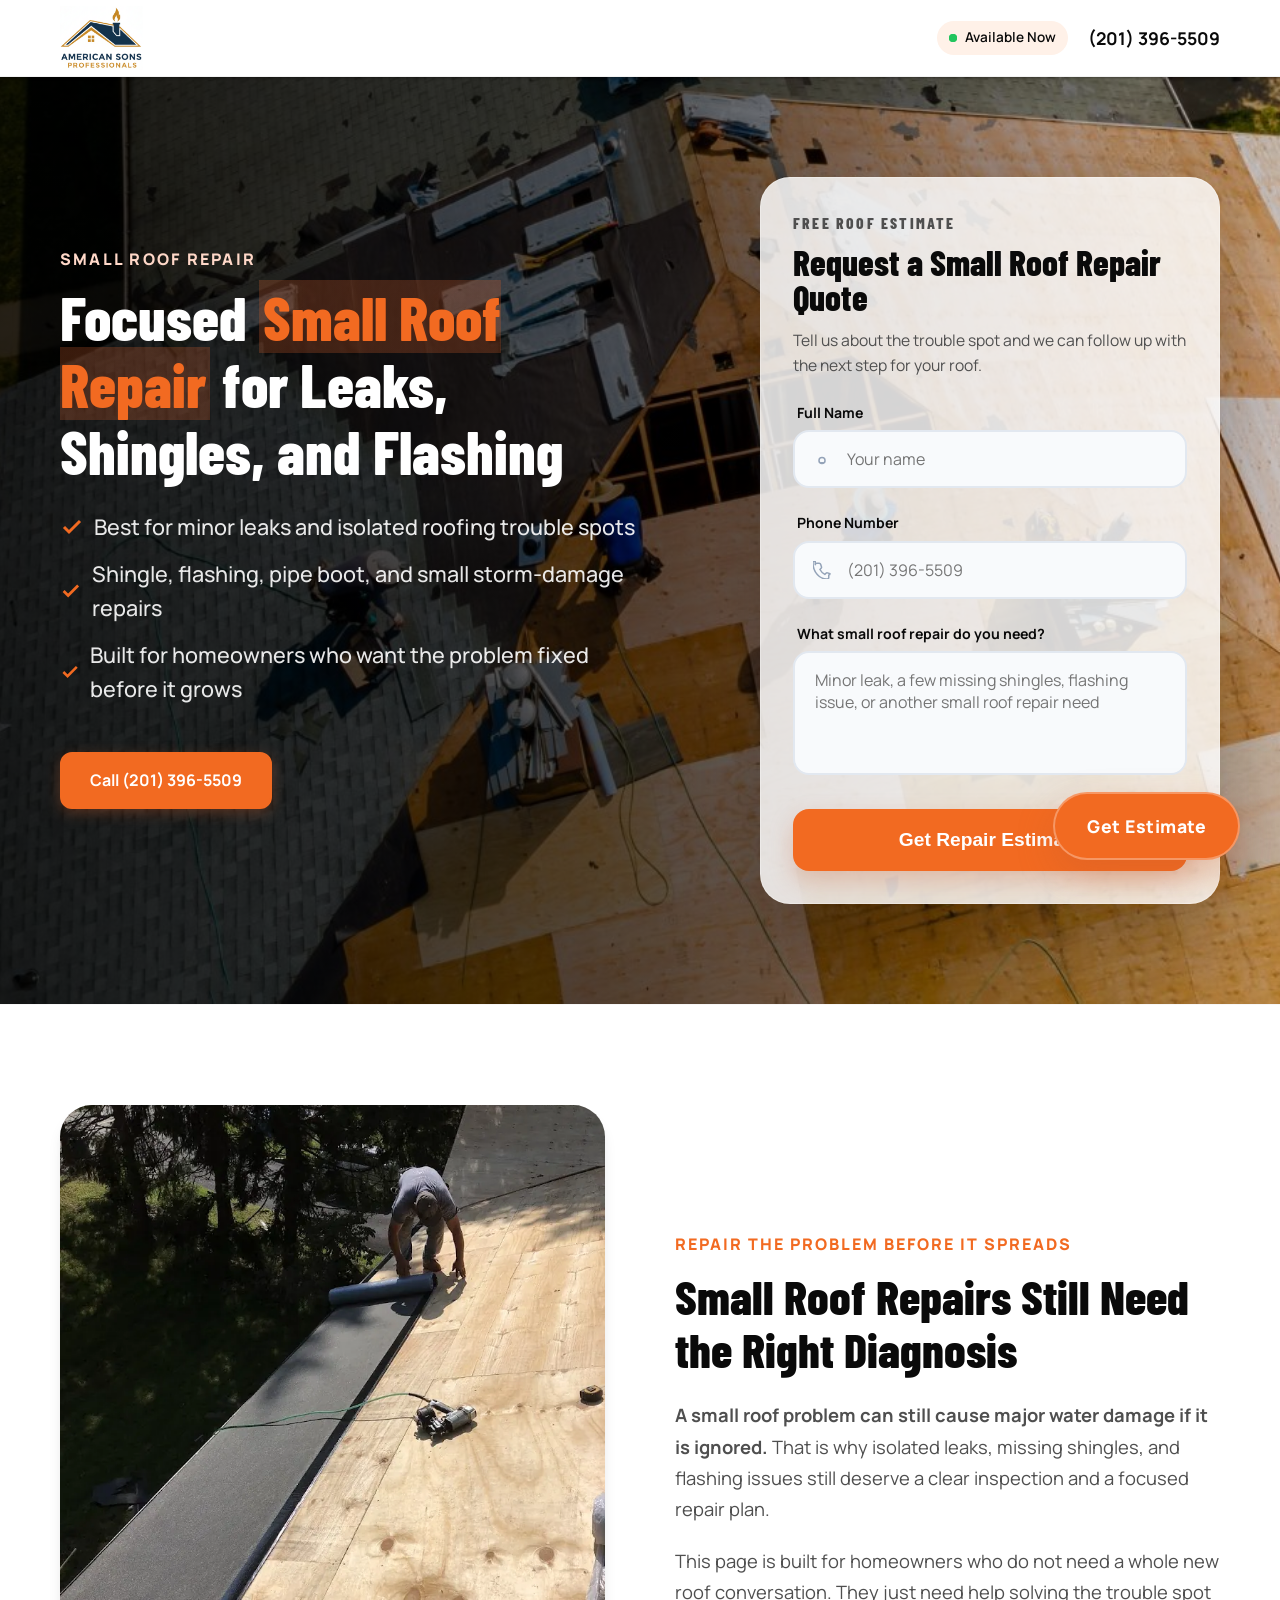
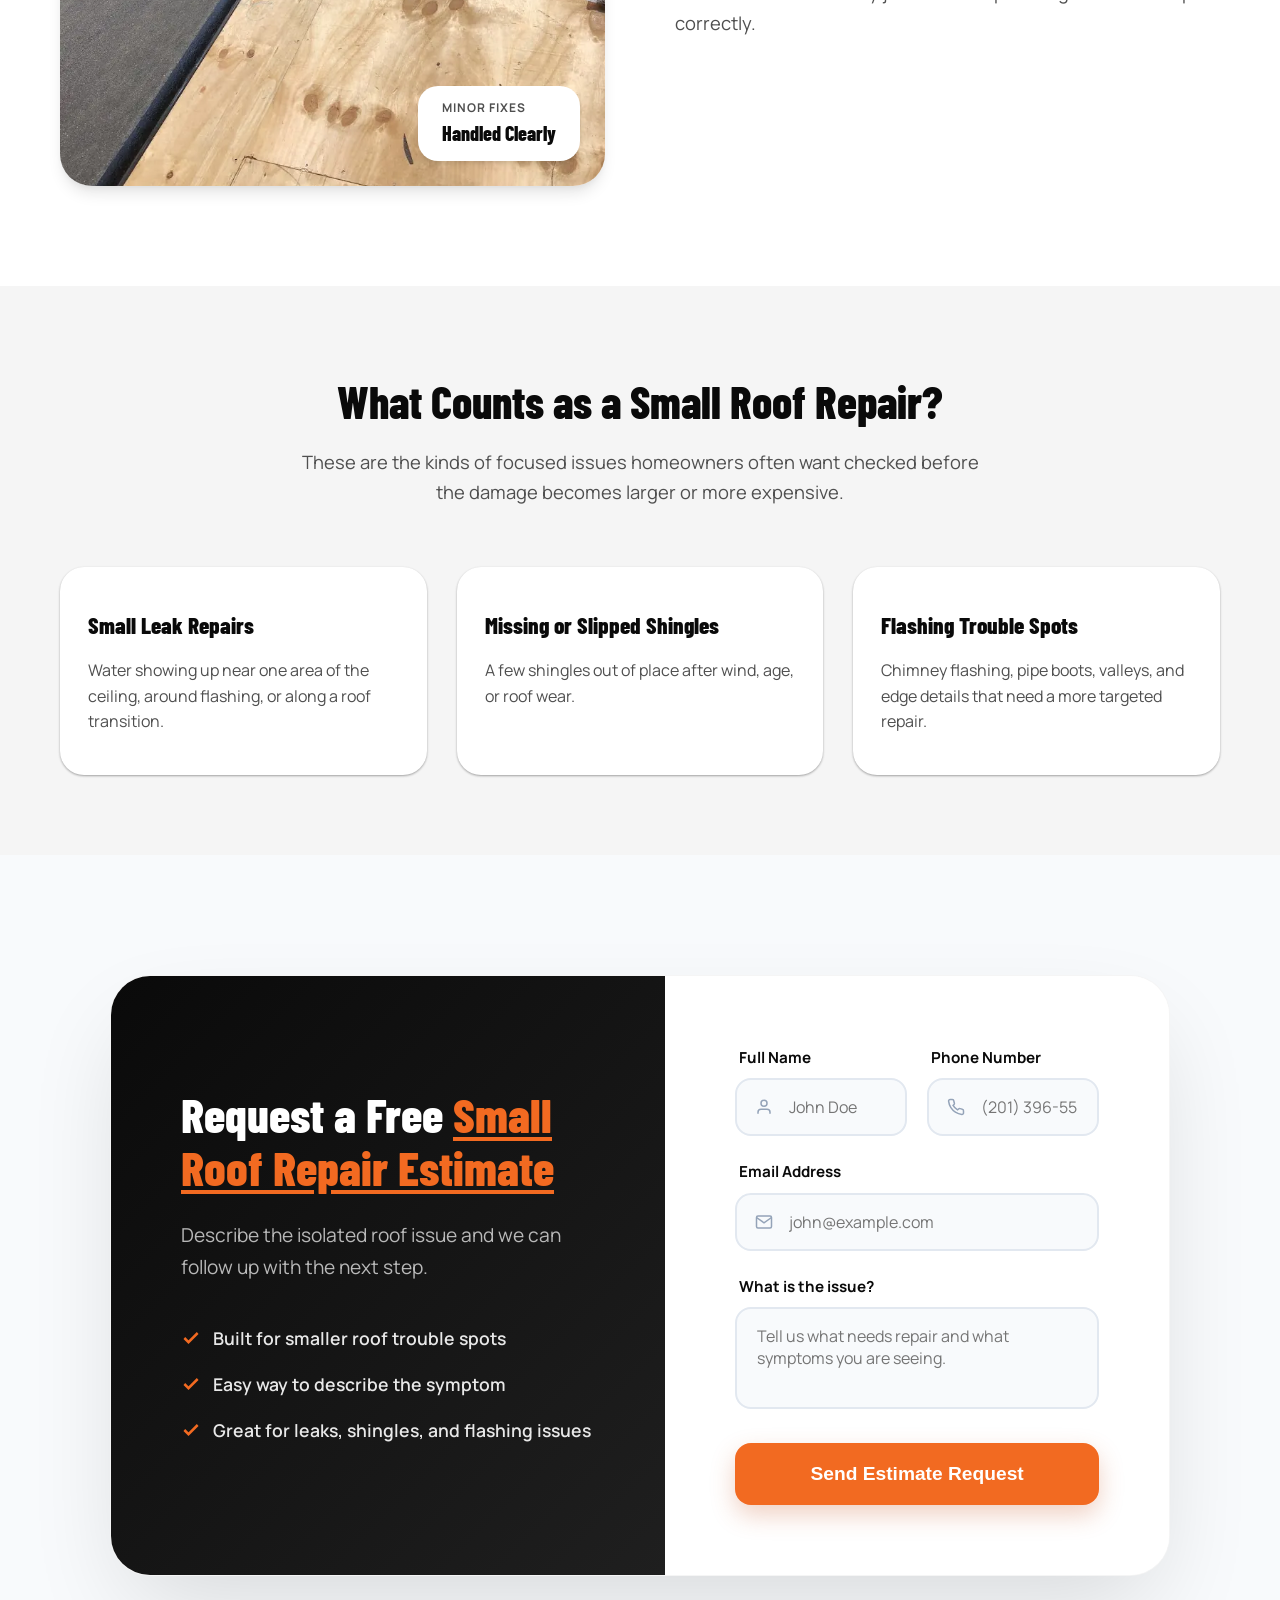
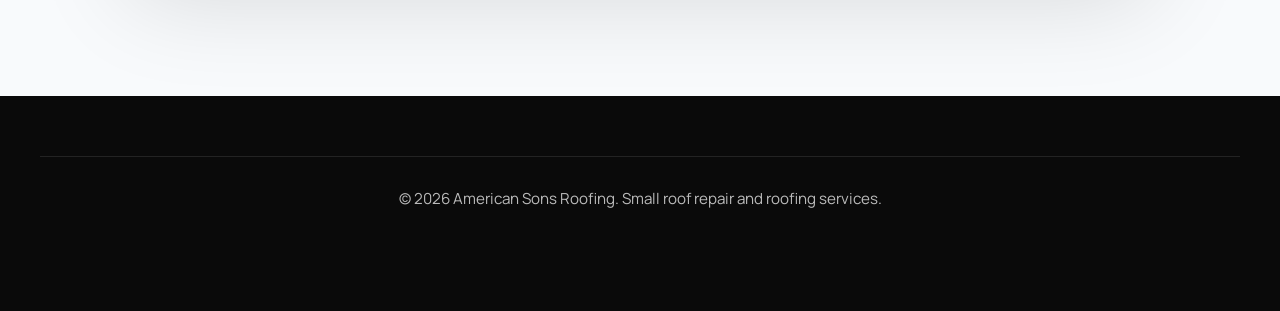
<file: small-roof-repair.html>
<!DOCTYPE html>
<html lang="en">
<head>
    <meta charset="UTF-8">
    <meta name="viewport" content="width=device-width, initial-scale=1.0">
    <!-- Google Tag Manager -->
    <script>(function(w,d,s,l,i){w[l]=w[l]||[];w[l].push({'gtm.start':
    new Date().getTime(),event:'gtm.js'});var f=d.getElementsByTagName(s)[0],
    j=d.createElement(s),dl=l!='dataLayer'?'&l='+l:'';j.async=true;j.src=
    'https://www.googletagmanager.com/gtm.js?id='+i+dl;f.parentNode.insertBefore(j,f);
    })(window,document,'script','dataLayer','GTM-ML44QQBG');</script>
    <!-- End Google Tag Manager -->
    <script>
      window.dataLayer = window.dataLayer || [];
      function gtag(){dataLayer.push(arguments);}
      function gtag_report_conversion(url) {
        var callback = function () {
          if (typeof(url) !== 'undefined') {
            window.location = url;
          }
        };
        gtag('event', 'conversion', {
          'send_to': 'AW-18182614943/FxSvCO7W9tUcEJ_fkt5D',
          'event_callback': callback,
          'event_timeout': 2000
        });
        return false;
      }
      gtag('config', 'AW-18182614943/FxSvCO7W9tUcEJ_fkt5D', {
        'phone_conversion_number': '(201) 396-5509'
      });
    </script>
    <title>Small Roof Repair in NJ | American Sons Roofing</title>
    <meta name="description" content="American Sons Roofing helps homeowners with small roof repair needs including minor leaks, missing shingles, flashing fixes, and focused repairs before the damage spreads.">
    <link rel="stylesheet" href="style.css">
    <link rel="preconnect" href="https://fonts.googleapis.com">
    <link rel="preconnect" href="https://fonts.gstatic.com" crossorigin>
    <link href="https://fonts.googleapis.com/css2?family=Barlow+Condensed:wght@600;700;800&family=Manrope:wght@400;500;600;700;800&display=swap" rel="stylesheet">
</head>
<body class="roofing-landing-page">
    <header class="sticky-header">
        <div class="container header-content">
            <div class="logo"><img src="americansons-logo.png" alt="American Sons Professionals logo" class="logo-img"></div>
            <div class="header-right">
                <div class="status-badge"><span class="pulse-dot"></span>Available Now</div>
                <a href="tel:2013965509" onclick="return gtag_report_conversion('tel:2013965509');" class="phone-link">(201) 396-5509</a>
            </div>
        </div>
    </header>
    <main>
        <section class="hero-v2">
            <div class="hero-overlay"></div>
            <img src="roofingnewjersey.jpg" alt="Small roof repair work by American Sons Roofing" class="hero-bg-img">
            <div class="container hero-container">
                <div class="hero-content">
                    <p class="eyebrow">Small Roof Repair</p>
                    <h1>Focused <span class="highlight">Small Roof Repair</span> for Leaks, Shingles, and Flashing</h1>
                    <ul class="hero-subtext" style="list-style:none; padding:0; text-align:left;">
                        <li style="display:flex; align-items:center; gap:10px; margin-bottom:12px;"><svg width="24" height="24" viewBox="0 0 24 24" fill="none" stroke="var(--accent)" stroke-width="3"><polyline points="20 6 9 17 4 12"></polyline></svg>Best for minor leaks and isolated roofing trouble spots</li>
                        <li style="display:flex; align-items:center; gap:10px; margin-bottom:12px;"><svg width="24" height="24" viewBox="0 0 24 24" fill="none" stroke="var(--accent)" stroke-width="3"><polyline points="20 6 9 17 4 12"></polyline></svg>Shingle, flashing, pipe boot, and small storm-damage repairs</li>
                        <li style="display:flex; align-items:center; gap:10px;"><svg width="24" height="24" viewBox="0 0 24 24" fill="none" stroke="var(--accent)" stroke-width="3"><polyline points="20 6 9 17 4 12"></polyline></svg>Built for homeowners who want the problem fixed before it grows</li>
                    </ul>
                    <div class="hero-actions-container">
                        <a href="#quote-form" class="btn btn-primary btn-cta-main desktop-only">Get Your Estimate</a>
                        <a href="tel:2013965509" onclick="return gtag_report_conversion('tel:2013965509');" class="btn btn-secondary btn-cta-text desktop-only">Call (201) 396-5509</a>
                        <a href="tel:2013965509" onclick="return gtag_report_conversion('tel:2013965509');" class="btn btn-primary btn-cta-main mobile-only">Call (201) 396-5509</a>
                        <a href="sms:2013965509" class="btn btn-secondary btn-cta-text mobile-only"><svg class="phone-icon" viewBox="0 0 24 24" fill="none" stroke="currentColor" stroke-width="2"><path d="M21 15a2 2 0 0 1-2 2H7l-4 4V5a2 2 0 0 1 2-2h14a2 2 0 0 1 2 2z"></path></svg>Text Us</a>
                    </div>
                </div>
                <div class="hero-form-card desktop-only">
                    <div class="hero-form-shell">
                        <div class="hero-form-top">
                            <p class="hero-form-eyebrow">Free Roof Estimate</p>
                            <h2>Request a Small Roof Repair Quote</h2>
                            <p>Tell us about the trouble spot and we can follow up with the next step for your roof.</p>
                        </div>
                        <form data-lead-form data-netlify="true" name="small-roof-repair-quote" class="premium-form hero-form">
                            <input type="hidden" name="form-name" value="small-roof-repair-quote">
                            <div class="input-field"><label for="small-name">Full Name</label><div class="input-wrapper"><input type="text" id="small-name" name="name" placeholder="Your name" required><svg class="input-icon" width="18" height="18" fill="none" stroke="currentColor" viewBox="0 0 24 24"><path stroke-linecap="round" stroke-linejoin="round" stroke-width="2" d="M16 14a4 4 0 1 0-8 0m8 0a4 4 0 1 1-8 0m8 0v1a2 2 0 0 1-2 2H10a2 2 0 0 1-2-2v-1"></path></svg></div></div>
                            <div class="input-field"><label for="small-phone">Phone Number</label><div class="input-wrapper"><input type="tel" id="small-phone" name="phone" placeholder="(201) 396-5509" required><svg class="input-icon" width="18" height="18" fill="none" stroke="currentColor" viewBox="0 0 24 24"><path stroke-linecap="round" stroke-linejoin="round" stroke-width="2" d="M3 5a2 2 0 0 1 2-2h3.28a2 2 0 0 1 1.9 1.37l1.1 3.31a2 2 0 0 1-.45 2.05l-1.6 1.6a16 16 0 0 0 6.51 6.51l1.6-1.6a2 2 0 0 1 2.05-.45l3.31 1.1A2 2 0 0 1 21 18.72V22a2 2 0 0 1-2 2h-1C9.16 24 0 14.84 0 3V2a2 2 0 0 1 2-2h1z"></path></svg></div></div>
                            <div class="input-field"><label for="small-needs">What small roof repair do you need?</label><textarea id="small-needs" name="needs" rows="4" placeholder="Minor leak, a few missing shingles, flashing issue, or another small roof repair need" required></textarea></div>
                            <button type="submit" class="btn btn-primary submit-btn-v2 hero-submit-btn">Get Repair Estimate</button>
                        </form>
                    </div>
                </div>
            </div>
        </section>

        <section class="owner-intro">
            <div class="container split-50">
                <div class="owner-image-box">
                    <img src="americansons-gallery-3.webp" alt="Roof repair in progress" class="owner-img">
                    <div class="owner-badge"><span class="badge-title">Minor Fixes</span><span class="badge-name">Handled Clearly</span></div>
                </div>
                <div class="owner-text-box">
                    <p class="owner-subtitle">Repair the Problem Before It Spreads</p>
                    <h2 class="owner-title">Small Roof Repairs Still Need the Right Diagnosis</h2>
                    <div class="owner-blurb">
                        <p><strong>A small roof problem can still cause major water damage if it is ignored.</strong> That is why isolated leaks, missing shingles, and flashing issues still deserve a clear inspection and a focused repair plan.</p>
                        <p>This page is built for homeowners who do not need a whole new roof conversation. They just need help solving the trouble spot correctly.</p>
                    </div>
                </div>
            </div>
        </section>

        <section id="services" class="process" style="padding: 80px 0; background: var(--bg-light);">
            <div class="container">
                <div class="section-header" style="text-align:center; margin-bottom:60px;">
                    <h2 style="font-size:2.8rem; color:var(--primary);">What Counts as a Small Roof Repair?</h2>
                    <p style="color:var(--text-light); font-size:1.15rem; max-width:680px; margin:10px auto 0;">These are the kinds of focused issues homeowners often want checked before the damage becomes larger or more expensive.</p>
                </div>
                <div style="display:grid; grid-template-columns: repeat(auto-fit, minmax(280px, 1fr)); gap:30px;">
                    <div style="background:var(--white); padding:40px 28px; border-radius:24px; box-shadow:var(--shadow-sm);"><h3 style="font-size:1.45rem; margin-bottom:14px; color:var(--primary);">Small Leak Repairs</h3><p style="color:var(--text-light);">Water showing up near one area of the ceiling, around flashing, or along a roof transition.</p></div>
                    <div style="background:var(--white); padding:40px 28px; border-radius:24px; box-shadow:var(--shadow-sm);"><h3 style="font-size:1.45rem; margin-bottom:14px; color:var(--primary);">Missing or Slipped Shingles</h3><p style="color:var(--text-light);">A few shingles out of place after wind, age, or roof wear.</p></div>
                    <div style="background:var(--white); padding:40px 28px; border-radius:24px; box-shadow:var(--shadow-sm);"><h3 style="font-size:1.45rem; margin-bottom:14px; color:var(--primary);">Flashing Trouble Spots</h3><p style="color:var(--text-light);">Chimney flashing, pipe boots, valleys, and edge details that need a more targeted repair.</p></div>
                </div>
            </div>
        </section>

        <section id="quote-form" class="quote-form-section-v2">
            <div class="container container-medium">
                <div class="form-wrapper-v2">
                    <div class="form-grid-v2">
                        <div class="form-content-v2">
                            <span class="form-tag">Small Repair Leads</span>
                            <h2 class="form-title">Request a Free <span class="highlight">Small Roof Repair Estimate</span></h2>
                            <p class="form-description">Describe the isolated roof issue and we can follow up with the next step.</p>
                            <ul class="form-perks">
                                <li><svg width="20" height="20" viewBox="0 0 24 24" fill="none" stroke="var(--accent)" stroke-width="3"><polyline points="20 6 9 17 4 12"></polyline></svg>Built for smaller roof trouble spots</li>
                                <li><svg width="20" height="20" viewBox="0 0 24 24" fill="none" stroke="var(--accent)" stroke-width="3"><polyline points="20 6 9 17 4 12"></polyline></svg>Easy way to describe the symptom</li>
                                <li><svg width="20" height="20" viewBox="0 0 24 24" fill="none" stroke="var(--accent)" stroke-width="3"><polyline points="20 6 9 17 4 12"></polyline></svg>Great for leaks, shingles, and flashing issues</li>
                            </ul>
                        </div>
                        <div class="form-container-v2">
                            <form data-lead-form data-netlify="true" name="small-roof-repair-estimate-form" class="premium-form">
                                <input type="hidden" name="form-name" value="small-roof-repair-estimate-form">
                                <div class="input-row">
                                    <div class="input-field"><label for="sr-name">Full Name</label><div class="input-wrapper"><svg class="input-icon" width="18" height="18" viewBox="0 0 24 24" fill="none" stroke="currentColor" stroke-width="2"><path d="M20 21v-2a4 4 0 0 0-4-4H8a4 4 0 0 0-4 4v2"></path><circle cx="12" cy="7" r="4"></circle></svg><input type="text" id="sr-name" name="name" required placeholder="John Doe"></div></div>
                                    <div class="input-field"><label for="sr-phone">Phone Number</label><div class="input-wrapper"><svg class="input-icon" width="18" height="18" viewBox="0 0 24 24" fill="none" stroke="currentColor" stroke-width="2"><path d="M22 16.92v3a2 2 0 0 1-2.18 2 19.79 19.79 0 0 1-8.63-3.07 19.5 19.79 0 0 1-6-6 19.79 19.79 0 0 1-3.07-8.67A2 2 0 0 1 4.11 2h3a2 2 0 0 1 2 1.72 12.84 12.84 0 0 0 .7 2.81 2 2 0 0 1-.45 2.11L8.09 9.91a16 16 0 0 0 6 6l1.27-1.27a2 2 0 0 1 2.11-.45 12.84 12.84 0 0 0 2.81.7A2 2 0 0 1 22 16.92z"></path></svg><input type="tel" id="sr-phone" name="phone" required placeholder="(201) 396-5509"></div></div>
                                </div>
                                <div class="input-field"><label for="sr-email">Email Address</label><div class="input-wrapper"><svg class="input-icon" width="18" height="18" viewBox="0 0 24 24" fill="none" stroke="currentColor" stroke-width="2"><path d="M4 4h16c1.1 0 2 .9 2 2v12c0 1.1-.9 2-2 2H4c-1.1 0-2-.9-2-2V6c0-1.1.9-2 2-2z"></path><polyline points="22,6 12,13 2,6"></polyline></svg><input type="email" id="sr-email" name="email" required placeholder="john@example.com"></div></div>
                                <div class="input-field"><label for="sr-needs">What is the issue?</label><div class="input-wrapper"><textarea id="sr-needs" name="needs" rows="3" required placeholder="Tell us what needs repair and what symptoms you are seeing."></textarea></div></div>
                                <button type="submit" class="btn btn-primary submit-btn-v2">Send Estimate Request</button>
                            </form>
                        </div>
                    </div>
                </div>
            </div>
        </section>
    </main>
    <footer style="padding:60px 0 100px; background:var(--primary); color:rgba(255,255,255,0.72); font-size:0.95rem;">
        <div class="container" style="text-align:center; border-top:1px solid rgba(255,255,255,0.1); padding-top:30px;"><p>&copy; 2026 American Sons Roofing. Small roof repair and roofing services.</p></div>
    </footer>
    <div id="success-modal" class="modal"><div class="modal-content"><div class="modal-header"><span class="close-modal">&times;</span></div><div class="modal-body" style="text-align:center; padding:20px 10px 40px;"><div class="success-icon">✓</div><h3 style="font-size:2rem; color:var(--primary); margin-bottom:15px;">Request Received</h3><p style="font-size:1.15rem; color:var(--text-light); line-height:1.6; max-width:420px; margin:0 auto 30px;">Thanks for reaching out. Your estimate request has been sent and someone can follow up shortly.</p><button class="btn btn-primary close-modal-btn" style="width:100%; border-radius:50px; padding:15px;">Close</button></div></div></div>
    <script>
        document.addEventListener("DOMContentLoaded", function() {
            document.querySelectorAll('a[href^="tel:"]').forEach(link => {
                link.addEventListener("click", function(e) {
                    e.preventDefault();
                    gtag_report_conversion(this.href);
                });
            });
            const leadForms = document.querySelectorAll("[data-lead-form]");
            const modal = document.getElementById("success-modal");
            const closeButtons = document.querySelectorAll(".close-modal, .close-modal-btn");
            leadForms.forEach(form => {
                form.addEventListener("submit", function(e) {
                    e.preventDefault();
                    const formData = new FormData(this);
                    fetch("/", { method: "POST", body: new URLSearchParams(formData).toString(), headers: { "Content-Type": "application/x-www-form-urlencoded" } })
                        .then(() => {
                            window.dataLayer = window.dataLayer || [];
                            window.dataLayer.push({ event: "form_submit" });
                            document.body.setAttribute("data-form-status", "form_submit");
                            window.dispatchEvent(new CustomEvent("form-submit-success"));
                            modal.style.display = "block";
                            document.body.style.overflow = "hidden";
                            form.reset();
                        })
                        .catch(() => { modal.style.display = "block"; document.body.style.overflow = "hidden"; });
                });
            });
            closeButtons.forEach(btn => btn.addEventListener("click", () => { modal.style.display = "none"; document.body.style.overflow = "auto"; }));
            window.addEventListener("click", event => { if (event.target === modal) { modal.style.display = "none"; document.body.style.overflow = "auto"; } });
        });
    </script>
    <div class="desktop-cta-container desktop-only"><a href="#quote-form" class="floating-cta-v2"><span class="cta-pulse"></span>Get Estimate</a></div>
</body>
</html>
</file>
<file: style.css>
/* Base Styles & Design Tokens */
:root {
    --primary: #0a0a0a;
    --accent: #f26a21;
    --accent-hover: #d95512;
    --bg-light: #f5f5f5;
    --white: #ffffff;
    --text-main: #111111;
    --text-light: #4f4f4f;
    --success: #22c55e;
    --shadow-sm: 0 1px 3px rgba(0, 0, 0, 0.12), 0 1px 2px rgba(0, 0, 0, 0.24);
    --shadow-md: 0 4px 6px -1px rgba(0, 0, 0, 0.1), 0 2px 4px -1px rgba(0, 0, 0, 0.06);
    --shadow-lg: 0 10px 15px -3px rgba(0, 0, 0, 0.1), 0 4px 6px -2px rgba(0, 0, 0, 0.05);
    --transition: all 0.3s cubic-bezier(0.4, 0, 0.2, 1);
}

* {
    margin: 0;
    padding: 0;
    box-sizing: border-box;
}

html {
    scroll-behavior: smooth;
}

#quote-form {
    scroll-margin-top: 150px;
}

body {
    font-family: 'Manrope', sans-serif;
    color: var(--text-main);
    background-color: var(--white);
    line-height: 1.6;
    overflow-x: hidden;
}

h1,
h2,
h3 {
    font-family: 'Barlow Condensed', sans-serif;
    font-weight: 800;
}

html, body {
    overflow-x: hidden;
    scroll-behavior: smooth;
    width: 100%;
}

/* Global Visibility Utility */
.mobile-only {
    display: none !important;
}

.desktop-only {
    display: block !important;
}

@media (max-width: 768px) {
    .mobile-only {
        display: block !important;
    }
    .desktop-only {
        display: none !important;
    }
}

.container {
    max-width: 1200px;
    margin: 0 auto;
    padding: 0 20px;
    position: relative;
    z-index: 10;
}

.accent {
    color: var(--accent);
}

.highlight {
    color: var(--accent);
    text-decoration: underline;
    text-underline-offset: 4px;
}

/* Sticky Header */
.sticky-header {
    position: sticky;
    top: 0;
    z-index: 1000;
    background: rgba(255, 255, 255, 0.95);
    backdrop-filter: blur(10px);
    border-bottom: 1px solid rgba(0, 0, 0, 0.05);
    padding: 6px 0;
    box-shadow: var(--shadow-sm);
}

.header-content {
    display: flex;
    justify-content: space-between;
    align-items: center;
}

.logo {
    display: flex;
    align-items: center;
    gap: 0;
}

.logo-img {
    height: 64px;
    width: auto;
    display: block;
}


.header-right {
    display: flex;
    align-items: center;
    gap: 20px;
}

.status-badge {
    display: flex;
    align-items: center;
    gap: 8px;
    background: #fff1e8;
    padding: 6px 12px;
    border-radius: 50px;
    font-size: 0.85rem;
    font-weight: 600;
    color: var(--primary);
}

.pulse-dot {
    width: 8px;
    height: 8px;
    background-color: var(--success);
    border-radius: 50%;
    position: relative;
}

.pulse-dot::after {
    content: '';
    position: absolute;
    width: 100%;
    height: 100%;
    background-color: var(--success);
    border-radius: 50%;
    animation: pulse 2s infinite;
}

@keyframes pulse {
    0% {
        transform: scale(1);
        opacity: 1;
    }

    100% {
        transform: scale(3);
        opacity: 0;
    }
}

.phone-link {
    display: flex;
    align-items: center;
    gap: 8px;
    color: var(--primary);
    text-decoration: none;
    font-weight: 700;
    font-size: 1.1rem;
}

/* Buttons */
.btn {
    display: inline-flex;
    align-items: center;
    justify-content: center;
    gap: 10px;
    padding: 14px 28px;
    border-radius: 12px;
    font-weight: 700;
    text-decoration: none;
    transition: var(--transition);
    cursor: pointer;
    border: none;
}

.btn-primary {
    background-color: var(--accent);
    color: var(--white);
    box-shadow: 0 4px 14px 0 rgba(201, 91, 43, 0.35);
}

.btn-primary:hover {
    background-color: var(--accent-hover);
    transform: translateY(-2px);
    box-shadow: 0 6px 20px rgba(201, 91, 43, 0.45);
}

.btn-secondary {
    background-color: transparent;
    color: var(--white);
    border: 2px solid rgba(255, 255, 255, 0.85);
    box-shadow: none;
}

.btn-secondary:hover {
    background-color: rgba(255, 255, 255, 0.1);
    transform: translateY(-2px);
    border-color: var(--white);
}

/* Icons */
.phone-icon {
    width: 20px;
    height: 20px;
}

.btn-call-icon .phone-icon {
    display: none;
}

@keyframes ring {
    0% {
        transform: rotate(0deg);
    }

    10% {
        transform: rotate(15deg);
    }

    20% {
        transform: rotate(-15deg);
    }

    30% {
        transform: rotate(15deg);
    }

    40% {
        transform: rotate(-15deg);
    }

    50% {
        transform: rotate(0deg);
    }

    100% {
        transform: rotate(0deg);
    }
}

.ring-animation {
    animation: ring 2s infinite;
}

/* Hero Section V2 */
.hero-v2 {
    position: relative;
    min-height: 700px;
    display: flex;
    align-items: center;
    justify-content: center;
    overflow: hidden;
    padding: 100px 0;
}

.hero-bg-img {
    position: absolute;
    top: 0;
    left: 0;
    width: 100%;
    height: 100%;
    object-fit: cover;
    z-index: -2;
}

.hero-overlay {
    position: absolute;
    top: 0;
    left: 0;
    width: 100%;
    height: 100%;
    background: linear-gradient(to right, rgba(0, 0, 0, 0.82) 0%, rgba(0, 0, 0, 0.62) 52%, rgba(0, 0, 0, 0.15) 100%);
    z-index: -1;
}

.hero-container {
    position: relative;
    z-index: 10;
    width: 100%;
    display: flex;
    justify-content: space-between;
    align-items: center;
    gap: 40px;
}

.hero-content {
    width: 50%;
    max-width: 650px;
    text-align: left;
    margin: 0;
}

.hero-content h1 {
    font-size: 3.8rem;
    line-height: 1.1;
    margin-bottom: 25px;
    color: var(--white);
}

.hero-form-card {
    width: min(460px, 40%);
    flex-shrink: 0;
}

.hero-google-rating {
    display: inline-flex;
    align-items: center;
    gap: 12px;
    padding: 10px 18px;
    background: rgba(255, 255, 255, 0.95);
    border: 1px solid rgba(0, 0, 0, 0.05);
    border-radius: 50px;
    box-shadow: var(--shadow-md);
    color: var(--text-main);
    text-align: left;
    text-decoration: none;
}

.hero-google-rating span:last-child {
    display: flex;
    flex-direction: column;
    font-size: 0.82rem;
}

.hero-google-rating small {
    color: var(--text-light);
    font-size: 0.72rem;
    font-weight: 700;
}

.hero-google-stars {
    color: #fbbc04;
    font-size: 1rem;
    letter-spacing: 1px;
}

.hero-form-shell {
    background: rgba(255, 255, 255, 0.98);
    border-radius: 30px;
    padding: 32px;
    box-shadow: 0 32px 80px rgba(0, 0, 0, 0.24);
    border: 1px solid rgba(255, 255, 255, 0.28);
}

@media (min-width: 769px) {
    .roofing-landing-page .form-tag,
    .roofing-landing-page .hero-availability-widget,
    .roofing-landing-page .hero-actions-container .btn-cta-main.desktop-only,
    .roofing-landing-page #reviews-text-btn {
        display: none !important;
    }

    .roofing-landing-page .hero-actions-container .btn-cta-text.desktop-only {
        background-color: var(--accent);
        border-color: var(--accent);
        color: var(--white);
        box-shadow: 0 4px 14px 0 rgba(201, 91, 43, 0.35);
    }

    .roofing-landing-page .hero-form-shell {
        background: rgba(255, 255, 255, 0.83);
    }
}

.hero-form-top {
    margin-bottom: 24px;
}

.hero-form-eyebrow {
    font-family: 'Barlow Condensed', sans-serif;
    font-size: 0.92rem;
    font-weight: 800;
    letter-spacing: 0.14em;
    text-transform: uppercase;
    color: var(--accent);
    margin-bottom: 10px;
}

.hero-form-top h2 {
    font-size: 2.2rem;
    line-height: 1;
    color: var(--primary);
    margin-bottom: 12px;
}

.hero-form-top p {
    font-size: 0.98rem;
    color: var(--text-light);
    line-height: 1.6;
}

.hero-form {
    gap: 18px;
}

.hero-form .input-field {
    gap: 6px;
}

.hero-form .input-field label {
    font-size: 0.88rem;
}

.hero-form input,
.hero-form textarea {
    background: #fff;
    font-size: 0.98rem;
}

.hero-form textarea {
    min-height: 120px;
}

.hero-submit-btn {
    margin-top: 2px;
    padding: 18px;
    font-size: 1.08rem;
    border-radius: 18px;
}

.hero-v2 .highlight {
    background: linear-gradient(120deg, rgba(201, 91, 43, 0.28) 0%, rgba(201, 91, 43, 0.28) 100%);
    padding: 0 4px;
    text-decoration: none;
}

.eyebrow {
    color: #ffd8c8;
    font-size: 1rem;
    font-weight: 800;
    letter-spacing: 0.14em;
    text-transform: uppercase;
    margin-bottom: 12px;
}

@keyframes subtle-vibrate {
    0%, 100% { transform: translateX(0); }
    10% { transform: translateX(-1px) rotate(-1deg); }
    20% { transform: translateX(1px) rotate(1deg); }
    30% { transform: translateX(-2px) rotate(0deg); }
    40% { transform: translateX(2px) rotate(1deg); }
    50% { transform: translateX(-1px) rotate(-1deg); }
    60% { transform: translateX(1px) rotate(0deg); }
    70%, 100% { transform: translateX(0); }
}

.vibrate-text {
    display: inline-block;
    animation: subtle-vibrate 2s infinite ease-in-out;
}

@keyframes driveInLeft {
    0% {
        transform: translateX(-120%) scale(0.9);
        opacity: 0;
    }
    60% {
        transform: translateX(5%) scale(1.02);
        opacity: 1;
    }
    80% {
        transform: translateX(-2%) scale(0.99);
    }
    100% {
        transform: translateX(0) scale(1);
        opacity: 1;
    }
}

.drive-in {
    animation: driveInLeft 3s cubic-bezier(0.175, 0.885, 0.32, 1.275) forwards;
}

.hero-subtext {
    font-size: 1.35rem;
    color: rgba(255, 255, 255, 0.9);
    margin-bottom: 45px;
    font-weight: 500;
}

.trust-pill {
    display: inline-flex;
    flex-direction: column;
    align-items: flex-start;
    gap: 6px;
    max-width: 520px;
    background: rgba(255, 255, 255, 0.94);
    color: var(--text-main);
    padding: 16px 20px;
    border-radius: 24px;
    border: 1px solid rgba(0, 0, 0, 0.06);
    box-shadow: var(--shadow-md);
}

.trust-pill-title {
    font-family: 'Barlow Condensed', sans-serif;
    font-size: 1.1rem;
    font-weight: 800;
    color: var(--primary);
    letter-spacing: 0.05em;
    text-transform: uppercase;
}

.trust-pill-copy {
    font-size: 0.98rem;
    color: var(--text-light);
}

.btn-hero {
    font-size: 1.25rem;
    padding: 18px 40px;
}

/* Trust Strip */
.trust-strip {
    background: var(--primary);
    padding: 40px 0;
    color: var(--white);
}

.grid-4 {
    display: grid;
    grid-template-columns: repeat(4, 1fr);
    gap: 20px;
}

.trust-item {
    text-align: center;
}

.trust-icon {
    font-size: 2rem;
    margin-bottom: 10px;
}

.trust-text {
    font-weight: 600;
    font-size: 0.9rem;
}

/* Reviews */
.reviews {
    padding: 80px 0;
    background: var(--bg-light);
}

.section-header {
    text-align: center;
    margin-bottom: 50px;
}

.section-header h2 {
    font-size: 2.5rem;
    margin-bottom: 10px;
}

.rating-summary {
    display: flex;
    align-items: center;
    justify-content: center;
    gap: 10px;
}

.stars {
    color: var(--accent);
    font-size: 1.5rem;
}

.stars.small {
    font-size: 1.1rem;
}

.score {
    font-weight: 700;
    color: var(--text-light);
}

.review-grid {
    display: grid;
    grid-template-columns: repeat(3, 1fr);
    gap: 30px;
}

.review-card {
    background: var(--white);
    padding: 30px;
    border-radius: 20px;
    box-shadow: var(--shadow-md);
    transition: var(--transition);
    border: 1px solid rgba(0, 0, 0, 0.03);
    position: relative;
}

.review-card::before {
    content: "G";
    position: absolute;
    top: 20px;
    right: 20px;
    width: 24px;
    height: 24px;
    background: #4285F4;
    color: white;
    border-radius: 50%;
    display: flex;
    align-items: center;
    justify-content: center;
    font-weight: 900;
    font-size: 14px;
}

.review-card:hover {
    transform: translateY(-5px);
    box-shadow: var(--shadow-lg);
}

.review-quote {
    font-style: italic;
    margin: 20px 0;
    color: var(--text-light);
}

.reviewer {
    font-weight: 700;
    font-size: 0.9rem;
}

.reviews-main-img {
    max-width: 50%;
    width: 100%;
    height: auto;
    border-radius: 12px;
    box-shadow: var(--shadow-md);
}

/* Services */
.services {
    padding: 80px 0;
}

.services-grid {
    display: grid;
    grid-template-columns: repeat(4, 1fr);
    gap: 20px;
}

.service-card {
    background: var(--white);
    padding: 40px 20px;
    border-radius: 24px;
    text-align: center;
    box-shadow: var(--shadow-sm);
    border: 1px solid rgba(0, 0, 0, 0.05);
    transition: var(--transition);
}

.service-card:hover {
    transform: translateY(-5px);
    box-shadow: var(--shadow-md);
    border-color: var(--accent);
}

.service-icon {
    font-size: 3rem;
    margin-bottom: 20px;
}

.service-card h3 {
    font-size: 1.25rem;
}

/* Stats Section */
.stats {
    background: var(--bg-light);
    padding: 60px 0;
    text-align: center;
}

.grid-3 {
    display: grid;
    grid-template-columns: repeat(3, 1fr);
    gap: 40px;
}

.stat-value {
    font-family: 'Barlow Condensed', sans-serif;
    font-size: 3rem;
    font-weight: 800;
    color: var(--accent);
    line-height: 1;
}

.stat-label {
    font-weight: 600;
    color: var(--text-light);
    margin-top: 10px;
}

/* Final CTA */
.final-cta {
    padding: 100px 0;
    text-align: center;
}

.final-cta h2 {
    font-size: 3rem;
    margin-bottom: 20px;
}

.final-cta p {
    font-size: 1.25rem;
    color: var(--text-light);
    margin-bottom: 40px;
}

/* FAQ Section */
.faq-accordion {
    display: flex;
    flex-direction: column;
    gap: 16px;
    text-align: left;
}

.faq-item {
    background: var(--bg-light);
    border-radius: 16px;
    border: 1px solid rgba(0,0,0,0.05);
    overflow: hidden;
    transition: var(--transition);
}

.faq-item[open] {
    background: #fff;
    border-color: rgba(95, 200, 32, 0.4);
    box-shadow: 0 10px 30px rgba(0,0,0,0.05);
}

.faq-question {
    padding: 24px;
    font-size: 1.1rem;
    font-weight: 700;
    color: var(--primary);
    cursor: pointer;
    display: flex;
    justify-content: space-between;
    align-items: center;
    list-style: none;
    position: relative;
    user-select: none;
}

.faq-question::-webkit-details-marker {
    display: none;
}

.faq-question:hover {
    color: var(--accent);
}

.faq-icon {
    width: 20px;
    height: 20px;
    color: var(--accent);
    transition: transform 0.3s ease;
    flex-shrink: 0;
    margin-left: 15px;
}

.faq-item[open] .faq-icon {
    transform: rotate(180deg);
}

.faq-answer {
    padding: 0 24px 24px;
    color: var(--text-light);
    line-height: 1.6;
}

/* Service Area Tags */
.service-areas {
    padding: 40px 0 80px;
    border-top: 1px solid rgba(0, 0, 0, 0.05);
    text-align: center;
}

.service-areas h3 {
    margin-bottom: 30px;
    font-size: 1.5rem;
}

.tags {
    display: flex;
    flex-wrap: wrap;
    justify-content: center;
    gap: 12px;
}

.tag {
    background: #f1f5f9;
    padding: 8px 16px;
    border-radius: 50px;
    font-size: 0.9rem;
    font-weight: 600;
    color: var(--text-light);
}

/* Team Gallery / Photo Grid */
.team-gallery {
    padding: 80px 0;
    background: var(--bg-light);
}

.team-grid {
    display: grid;
    grid-template-columns: repeat(2, 1fr);
    gap: 20px;
}

.team-item {
    position: relative;
    border-radius: 20px;
    overflow: hidden;
    aspect-ratio: 4/3;
    box-shadow: var(--shadow-md);
    transition: var(--transition);
}

.team-img {
    width: 100%;
    height: 100%;
    object-fit: cover;
    display: block;
    transition: var(--transition);
}

.team-overlay {
    position: absolute;
    bottom: 0;
    left: 0;
    right: 0;
    background: linear-gradient(to top, rgba(0, 43, 92, 0.9), transparent);
    padding: 20px;
    color: var(--white);
    font-weight: 700;
    font-size: 1rem;
    opacity: 0;
    transform: translateY(10px);
    transition: var(--transition);
    display: flex;
    align-items: flex-end;
}

.team-item:hover .team-overlay {
    opacity: 1;
    transform: translateY(0);
}

.team-item:hover .team-img {
    transform: scale(1.05);
}

/* Photo Placeholders */
.photo-placeholder {
    background: #e8eef5;
    border: 2px dashed #c5d4e8;
}

.placeholder-inner {
    position: absolute;
    inset: 0;
    display: flex;
    flex-direction: column;
    align-items: center;
    justify-content: center;
    gap: 12px;
    color: #90a8c3;
}

.placeholder-inner svg {
    opacity: 0.5;
}

.placeholder-inner span {
    font-size: 0.9rem;
    font-weight: 600;
    opacity: 0.7;
}

.map-container {
    width: 100%;
    height: 400px;
    border-radius: 24px;
    overflow: hidden;
    margin-bottom: 40px;
    box-shadow: var(--shadow-md);
    border: 1px solid rgba(0, 0, 0, 0.05);
}

.map-container iframe {
    width: 100%;
    height: 100%;
    border: none;
}

/* Footer */
footer {
    padding: 40px 0 100px;
    text-align: center;
    background: var(--primary);
    color: rgba(255, 255, 255, 0.6);
    font-size: 0.9rem;
}

/* Mobile Sticky Bar */
.mobile-cta-bar {
    position: fixed;
    bottom: 0;
    left: 0;
    right: 0;
    padding: 16px;
    z-index: 2000;
    display: none;
    pointer-events: none;
    transform: translateY(150px);
    opacity: 0;
    transition: transform 0.4s ease-out, opacity 0.4s ease-out;
    background: rgba(0,0,0,0.94);
    backdrop-filter: blur(8px);
    border-top: 1px solid rgba(255,255,255,0.1);
}

.mobile-cta-bar > div {
    pointer-events: auto;
    display: flex;
    gap: 10px;
    justify-content: center;
    align-items: center;
}

.mobile-cta-bar.is-visible {
    transform: translateY(0);
    opacity: 1;
}

.mobile-cta-bar .btn {
    pointer-events: auto;
    box-shadow: 0 10px 25px rgba(0, 0, 0, 0.3);
}

.btn-full {
    flex: 0 0 auto;
}

/* Desktop Floating CTA */
@keyframes attention-wiggle {
    0%, 80% { transform: scale(1) rotate(0); }
    84% { transform: scale(1.05) rotate(-3deg); }
    88% { transform: scale(1.05) rotate(3deg); }
    92% { transform: scale(1.05) rotate(-3deg); }
    96% { transform: scale(1.05) rotate(3deg); }
    100% { transform: scale(1) rotate(0); }
}

.desktop-cta-widget {
    position: fixed;
    bottom: 30px;
    right: 30px;
    z-index: 2000;
    box-shadow: 0 10px 30px rgba(0,0,0,0.15);
    border-radius: 50px;
    display: block;
    animation: attention-wiggle 2.5s infinite ease-in-out;
}

/* Responsive Styles */
@media (max-width: 991px) {

    .grid-4,
    .services-grid,
    .team-grid {
        grid-template-columns: repeat(2, 1fr);
    }
}

@media (max-width: 768px) {
    .desktop-only {
        display: none !important;
    }
    
    .mobile-only {
        display: block !important;
    }

    .focus-bottom-mobile {
        object-position: center bottom !important;
    }

    @keyframes zoomInCenter {
        0% { transform: scale(0.5); opacity: 0; }
        100% { transform: scale(1); opacity: 1; }
    }

    .drive-in {
        animation: zoomInCenter 1.5s cubic-bezier(0.175, 0.885, 0.32, 1.275) forwards !important;
    }

    .hero-container {
        flex-direction: column;
    }

    .hero-v2 {
        min-height: auto;
        padding: 36px 0 80px;
    }

    .hero-bg-img {
        opacity: 0.3;
    }

    .hero-overlay {
        background: rgba(0, 0, 0, 0.68);
    }

    .hero-content {
        width: 100%;
        text-align: center;
        max-width: 100%;
    }

    .hero-form-card {
        display: none !important;
    }

    .hero-content h1 {
        font-size: 1.85rem;
        line-height: 1.08;
        margin-bottom: 20px;
        margin-left: -8px;
        margin-right: -8px;
    }

    .section-header h2 {
        font-size: 2rem;
    }

    .team-gallery-title,
    .faq-title {
        line-height: 0.98;
    }

    .btn-call-icon .phone-icon {
        display: block;
        width: 18px;
        height: 18px;
        flex-shrink: 0;
    }

    .roofing-landing-page .final-cta h2 {
        font-size: 2.4rem !important;
        line-height: 1 !important;
    }

    .roofing-landing-page .final-cta p {
        font-size: 1.05rem !important;
        line-height: 1.55;
    }

    #final-call-btn-mobile {
        width: 100%;
        max-width: 300px;
        padding: 16px 20px !important;
        font-size: 1.1rem !important;
        white-space: nowrap;
    }

    .final-availability.mobile-only {
        display: flex !important;
    }

    .review-grid {
        grid-template-columns: 1fr;
    }

    .reviews-main-img {
        max-width: 100%;
    }

    .grid-3 {
        gap: 20px;
    }

    .mobile-cta-bar {
        display: block;
    }

    .mobile-cta-bar > div {
        flex-wrap: nowrap;
    }

    .mobile-cta-bar .btn {
        white-space: nowrap;
    }

    #mobile-call-btn {
        flex: 1 1 auto;
        min-width: 0;
        font-size: 0.95rem;
        padding-left: 14px;
        padding-right: 14px;
    }

    #mobile-text-btn {
        flex: 0 0 auto;
        padding-left: 14px;
        padding-right: 14px;
    }

    .header-right .status-badge {
        display: none;
    }

    .sticky-header {
        padding: 8px 0;
    }

    .logo-img {
        height: 52px;
    }

    .header-right {
        gap: 10px;
    }

    .phone-link {
        background: var(--accent);
        color: var(--white);
        padding: 10px 14px;
        border-radius: 999px;
        font-size: 0.95rem;
        line-height: 1;
        box-shadow: 0 8px 20px rgba(201, 91, 43, 0.22);
    }

    .roofing-landing-page .eyebrow {
        text-align: center;
        font-size: 0.78rem;
    }

    .hero-subtext,
    .trust-pill {
        text-align: left;
    }

    .hero-subtext {
        font-size: 1.05rem;
        margin-bottom: 32px;
    }

    .hero-subtext li {
        gap: 8px !important;
    }

    .hero-subtext svg {
        width: 20px;
        height: 20px;
    }

    .roofing-landing-page .form-tag {
        display: none;
    }

    .roofing-landing-page .form-perks {
        align-self: stretch;
        text-align: left;
    }

    .roofing-landing-page .form-perks li {
        align-items: flex-start;
        text-align: left;
    }

    footer {
        padding-bottom: 120px;
    }
}

@media (max-width: 480px) {
    .grid-4 {
        grid-template-columns: 1fr;
    }

    .services-grid,
    .team-grid {
        grid-template-columns: 1fr;
    }
}

/* --- Feature Section V3 Styles --- */
.why-pick-v3 {
    padding: 100px 0;
    background: radial-gradient(circle at top left, #222222 0%, #0a0a0a 100%);
    position: relative;
    overflow: hidden;
}

.blob-1, .blob-2 {
    position: absolute;
    width: 500px;
    height: 500px;
    border-radius: 50%;
    filter: blur(80px);
    z-index: 1;
    pointer-events: none;
}

.blob-1 {
    top: -150px;
    right: -100px;
    background: rgba(242, 106, 33, 0.16);
}

.blob-2 {
    bottom: -200px;
    left: -150px;
    background: rgba(242, 106, 33, 0.1);
}

.section-header-v3 {
    text-align: center;
    margin-bottom: 70px;
    position: relative;
    z-index: 10;
}

.subtitle-v3 {
    color: var(--accent);
    font-weight: 800;
    font-size: 0.9rem;
    text-transform: uppercase;
    letter-spacing: 2.5px;
    margin-bottom: 15px;
}

.title-v3 {
    color: var(--white);
    font-size: clamp(2.2rem, 5vw, 3.5rem);
    line-height: 1.1;
    margin: 0;
}

.highlight-v3 {
    color: var(--accent);
    position: relative;
}

.divider-v3 {
    width: 70px;
    height: 4px;
    background: linear-gradient(to right, var(--accent), transparent);
    border-radius: 2px;
    margin: 25px auto 0;
}

.feature-grid-v3 {
    display: grid;
    grid-template-columns: repeat(auto-fit, minmax(280px, 1fr));
    justify-content: center;
    gap: 30px;
    position: relative;
    z-index: 10;
}

.feature-card-v3 {
    background: rgba(255, 255, 255, 0.03);
    backdrop-filter: blur(12px);
    -webkit-backdrop-filter: blur(12px);
    border: 1px solid rgba(255, 255, 255, 0.1);
    border-radius: 28px;
    padding: 45px 35px;
    transition: all 0.4s cubic-bezier(0.4, 0, 0.2, 1);
    position: relative;
    overflow: hidden;
}

.feature-card-v3:hover {
    background: rgba(255, 255, 255, 0.07);
    border-color: rgba(143, 208, 0, 0.4);
    transform: translateY(-8px) scale(1.02);
    box-shadow: 0 20px 40px rgba(0, 0, 0, 0.3);
}

.icon-box-v3 {
    width: 68px;
    height: 68px;
    background: linear-gradient(135deg, rgba(143, 208, 0, 0.2), rgba(143, 208, 0, 0.05));
    border-radius: 20px;
    display: flex;
    align-items: center;
    justify-content: center;
    margin-bottom: 30px;
    border: 1px solid rgba(143, 208, 0, 0.2);
    transition: transform 0.4s ease;
}

.feature-card-v3:hover .icon-box-v3 {
    transform: rotate(10deg) scale(1.1);
    background: linear-gradient(135deg, rgba(143, 208, 0, 0.4), rgba(143, 208, 0, 0.1));
}

.card-title-v3 {
    color: var(--white);
    font-size: 1.5rem;
    margin-bottom: 15px;
    font-family: 'Barlow Condensed', sans-serif;
}

.card-text-v3 {
    color: rgba(255, 255, 255, 0.65);
    line-height: 1.8;
    font-size: 1rem;
    margin: 0;
}

.card-glow-v3 {
    position: absolute;
    top: 50%;
    left: 50%;
    width: 150%;
    height: 150%;
    background: radial-gradient(circle, rgba(143, 208, 0, 0.1) 0%, transparent 70%);
    transform: translate(-50%, -50%);
    opacity: 0;
    transition: opacity 0.4s ease;
    pointer-events: none;
}

.feature-card-v3:hover .card-glow-v3 {
    opacity: 1;
}

/* Animations */
.reveal {
    opacity: 0;
    transform: translateY(30px);
    transition: all 0.8s cubic-bezier(0.4, 0, 0.2, 1);
}

.reveal.in-view {
    opacity: 1;
    transform: translateY(0);
}

@media (max-width: 768px) {
    .why-pick-v3 {
        padding: 70px 0;
    }
    
    .section-header-v3 {
        margin-bottom: 40px;
    }
    
    .feature-card-v3 {
        padding: 35px 25px;
    }

    .split-50 {
        flex-direction: column;
        gap: 40px;
    }

    .owner-title {
        font-size: 2.2rem;
    }

    .owner-image-box {
        max-width: 500px;
        margin: 0 auto;
    }
}

/* Meet the Owner Section */
.owner-intro {
    padding: 100px 0;
    background-color: var(--white);
    border-top: 1px solid rgba(0,0,0,0.03);
}

.split-50 {
    display: flex;
    align-items: center;
    gap: 70px;
}

.owner-image-box {
    flex: 1;
    position: relative;
    border-radius: 32px;
    overflow: hidden;
    box-shadow: var(--shadow-lg);
}

.owner-img {
    width: 100%;
    height: auto;
    display: block;
    aspect-ratio: 4/5;
    object-fit: cover;
}

.owner-badge {
    position: absolute;
    bottom: 25px;
    right: 25px;
    background: var(--white);
    padding: 12px 24px;
    border-radius: 20px;
    box-shadow: var(--shadow-md);
    display: flex;
    flex-direction: column;
    z-index: 5;
}

.badge-title {
    font-size: 0.75rem;
    font-weight: 700;
    color: var(--text-light);
    text-transform: uppercase;
    letter-spacing: 1px;
}

.badge-name {
    font-size: 1.25rem;
    font-weight: 800;
    color: var(--primary);
    font-family: 'Barlow Condensed', sans-serif;
}

.owner-text-box {
    flex: 1;
}

.owner-subtitle {
    color: var(--accent);
    font-weight: 800;
    font-size: 1rem;
    text-transform: uppercase;
    letter-spacing: 2px;
    margin-bottom: 12px;
}

.owner-title {
    font-size: 3rem;
    line-height: 1.1;
    margin-bottom: 25px;
    color: var(--primary);
}

.owner-blurb p {
    font-size: 1.15rem;
    color: var(--text-light);
    line-height: 1.7;
    margin-bottom: 20px;
}

.owner-cta {
    margin-top: 30px;
}

/* --- Premium Floating Desktop CTA V2 --- */
.desktop-cta-container {
    position: fixed;
    bottom: 40px;
    right: 40px;
    z-index: 2000;
}

.floating-cta-v2 {
    display: flex;
    align-items: center;
    background: var(--accent);
    color: var(--white);
    padding: 18px 32px;
    border-radius: 60px;
    font-weight: 800;
    text-decoration: none;
    box-shadow: 0 15px 35px rgba(201, 91, 43, 0.35);
    transition: all 0.4s cubic-bezier(0.175, 0.885, 0.32, 1.275);
    border: 2px solid rgba(255, 255, 255, 0.3);
    position: relative;
    font-size: 1.1rem;
    letter-spacing: 0.5px;
}

.floating-cta-v2:hover {
    transform: translateY(-8px) scale(1.05);
    background: var(--accent-hover);
    box-shadow: 0 20px 45px rgba(201, 91, 43, 0.5);
    border-color: var(--white);
}

.cta-pulse {
    position: absolute;
    top: 0;
    left: 0;
    right: 0;
    bottom: 0;
    border-radius: 60px;
    background: var(--accent);
    z-index: -1;
    opacity: 0.6;
    animation: cta-pulse-anim 2s infinite;
}

@keyframes cta-pulse-anim {
    0% { transform: scale(1); opacity: 0.6; }
    100% { transform: scale(1.4); opacity: 0; }
}

/* --- Premium Quote Form Section V2 --- */
.quote-form-section-v2 {
    padding: 120px 0;
    background-color: #f8fafc;
    position: relative;
    overflow: hidden;
}

.container-medium {
    max-width: 1100px;
}

.form-wrapper-v2 {
    background: var(--white);
    border-radius: 40px;
    overflow: hidden;
    box-shadow: 0 40px 100px -20px rgba(0, 0, 0, 0.14);
    border: 1px solid rgba(0, 0, 0, 0.04);
}

.form-grid-v2 {
    display: grid;
    grid-template-columns: 1.1fr 1fr;
}

.form-content-v2 {
    background: linear-gradient(135deg, var(--primary) 0%, #1f1f1f 100%);
    padding: 70px;
    color: var(--white);
    display: flex;
    flex-direction: column;
    justify-content: center;
}

.form-tag {
    display: inline-block;
    background: rgba(255, 255, 255, 0.12);
    color: var(--accent);
    padding: 6px 16px;
    border-radius: 50px;
    font-weight: 800;
    font-size: 0.85rem;
    text-transform: uppercase;
    letter-spacing: 1px;
    margin-bottom: 25px;
    align-self: flex-start;
}

.form-title {
    font-size: 3rem;
    line-height: 1.1;
    margin-bottom: 25px;
    color: var(--white);
}

.form-description {
    font-size: 1.2rem;
    color: rgba(255, 255, 255, 0.7);
    line-height: 1.7;
    margin-bottom: 40px;
}

.form-perks {
    list-style: none;
    padding: 0;
}

.form-perks li {
    display: flex;
    align-items: center;
    gap: 12px;
    font-size: 1.1rem;
    font-weight: 600;
    margin-bottom: 18px;
    color: rgba(255, 255, 255, 0.9);
}

.form-container-v2 {
    padding: 70px;
    background: var(--white);
}

.premium-form {
    display: flex;
    flex-direction: column;
    gap: 24px;
}

.input-row {
    display: grid;
    grid-template-columns: 1fr 1fr;
    gap: 20px;
}

.input-field {
    display: flex;
    flex-direction: column;
    gap: 8px;
}

.input-field label {
    font-weight: 700;
    font-size: 0.95rem;
    color: var(--primary);
    margin-left: 4px;
}

.input-wrapper {
    position: relative;
    display: flex;
    align-items: center;
}

.input-icon {
    position: absolute;
    left: 20px;
    color: #94a3b8;
    transition: color 0.3s ease;
}

.premium-form input,
.premium-form textarea {
    width: 100%;
    padding: 16px 20px 16px 52px;
    border-radius: 16px;
    border: 2px solid #e2e8f0;
    background: #f8fafc;
    font-family: inherit;
    font-size: 1rem;
    transition: all 0.3s ease;
}

.premium-form textarea {
    padding-left: 20px;
    resize: none;
}

.premium-form input:focus,
.premium-form textarea:focus {
    outline: none;
    border-color: var(--accent);
    background: var(--white);
    box-shadow: 0 10px 20px -5px rgba(201, 91, 43, 0.15);
}

.premium-form input:focus + .input-icon {
    color: var(--accent);
}

.submit-btn-v2 {
    width: 100%;
    border-radius: 16px;
    padding: 20px;
    font-size: 1.2rem;
    margin-top: 10px;
    box-shadow: 0 10px 25px rgba(201, 91, 43, 0.28);
}

/* Success Modal & Animations */
.modal {
    display: none;
    position: fixed;
    z-index: 3000;
    left: 0;
    top: 0;
    width: 100%;
    height: 100%;
    background-color: rgba(0, 0, 0, 0.78);
    backdrop-filter: blur(12px);
    -webkit-backdrop-filter: blur(12px);
}

.modal-content {
    background-color: var(--white);
    margin: 15vh auto;
    border-radius: 40px;
    width: 90%;
    max-width: 550px;
    position: relative;
    box-shadow: 0 50px 100px -20px rgba(0, 0, 0, 0.5);
    overflow: hidden;
}

.success-icon {
    width: 100px;
    height: 100px;
    background: var(--accent);
    color: white;
    border-radius: 50%;
    display: flex;
    align-items: center;
    justify-content: center;
    font-size: 50px;
    margin: 0 auto 30px;
    box-shadow: 0 15px 30px rgba(201, 91, 43, 0.3);
    animation: successPop 0.6s cubic-bezier(0.175, 0.885, 0.32, 1.275) forwards;
}

@keyframes successPop {
    0% { transform: scale(0.5); opacity: 0; }
    100% { transform: scale(1); opacity: 1; }
}

@media (max-width: 991px) {
    .form-grid-v2 {
        grid-template-columns: 1fr;
    }
    .form-content-v2 {
        padding: 50px;
        text-align: center;
        align-items: center;
    }
    .form-container-v2 {
        padding: 50px 30px;
    }
}

@media (max-width: 768px) {
    .container-medium {
        padding: 0 20px;
    }
    .form-title {
        font-size: 2.2rem;
    }
    .input-row {
        grid-template-columns: 1fr;
    }
    .quote-form-section-v2 {
        padding: 80px 0;
    }
}

/* Stats Section V2 */
.stats-row-v2 {
    display: grid;
    grid-template-columns: repeat(3, 1fr);
    gap: 30px;
    padding: 60px 0;
}

.stat-item-v2 {
    text-align: left;
}

.stat-main {
    margin-bottom: 12px;
}

.stat-value {
    font-size: 2.8rem;
    font-weight: 800;
    color: var(--primary);
    line-height: 1;
    font-family: 'Barlow Condensed', sans-serif;
}

.stat-label {
    font-size: 1.1rem;
    font-weight: 700;
    color: var(--accent);
    text-transform: uppercase;
    letter-spacing: 0.5px;
    margin-top: 4px;
}

.stat-desc {
    color: var(--text-light);
    font-size: 1rem;
    line-height: 1.6;
}

/* Reviews Grid V2 */
.reviews-grid-v2 {
    display: grid;
    grid-template-columns: repeat(3, 1fr);
    gap: 18px;
    margin-top: 40px;
    justify-items: center;
}

.review-placeholder-card {
    background: linear-gradient(180deg, #ffffff 0%, #f7f7f7 100%);
    border-radius: 22px;
    padding: 30px;
    border: 1px solid rgba(0, 0, 0, 0.08);
    box-shadow: var(--shadow-sm);
}

.review-placeholder-card h3 {
    color: var(--primary);
    font-size: 1.45rem;
    margin-bottom: 12px;
}

.review-placeholder-card p {
    color: var(--text-light);
    line-height: 1.7;
    margin: 0;
}

.review-img-v2 {
    width: 100%;
    max-width: 370px;
    height: auto;
    border-radius: 16px;
    box-shadow: var(--shadow-sm);
    display: block;
    transition: transform 0.3s cubic-bezier(0.4, 0, 0.2, 1);
    border: 1px solid rgba(0, 0, 0, 0.05);
}

.review-img-v2:hover {
    transform: translateY(-8px) scale(1.02);
    box-shadow: var(--shadow-md);
}

.review-placeholder-card:hover {
    transform: translateY(-6px);
    box-shadow: var(--shadow-md);
}

/* Hero Actions Container */
.hero-actions-container {
    display: flex;
    flex-wrap: wrap;
    gap: 16px;
    margin-top: 35px;
    margin-bottom: 25px;
}

@media (max-width: 768px) {
    .hero-actions-container {
        justify-content: center;
    }

    .stats-row-v2 {
        grid-template-columns: 1fr;
        gap: 40px;
        padding: 50px 20px;
    }

    .stat-item-v2 {
        text-align: center;
    }

    .stat-value {
        font-size: 2.4rem;
    }

    .reviews-grid-v2 {
        grid-template-columns: 1fr;
        gap: 25px;
    }

    .review-img-v2 {
        max-width: 100%;
    }
}

/* --- Hero Mobile Truck Animation V4 --- */
.mobile-truck-anim-hero {
    display: none; /* Hide on desktop */
    width: 100%;
    margin-top: 25px;
    text-align: center;
    position: relative;
    overflow: hidden;
}

@media (max-width: 768px) {
    .mobile-truck-anim-hero {
        display: block !important;
    }
}

.truck-img-hero {
    width: 80%;
    max-width: 380px;
    height: auto;
    display: block;
    margin: 0 auto;
    filter: drop-shadow(0 10px 25px rgba(0,0,0,0.15));
    opacity: 0;
    transform: translateX(-100vw); /* Drive in from LEFT */
}

/* Delay it by 0.5s so the user sees it finish after page load */
.truck-trigger.in-view .truck-img-hero {
    animation: truck-drive-from-left 2s cubic-bezier(0.19, 1, 0.22, 1) 0.8s forwards;
}

@keyframes truck-drive-from-left {
    0% {
        opacity: 0;
        transform: translateX(-100vw) scale(0.9);
    }
    40% {
        opacity: 1;
    }
    100% {
        opacity: 1;
        transform: translateX(0) scale(1);
    }
}
</file>
